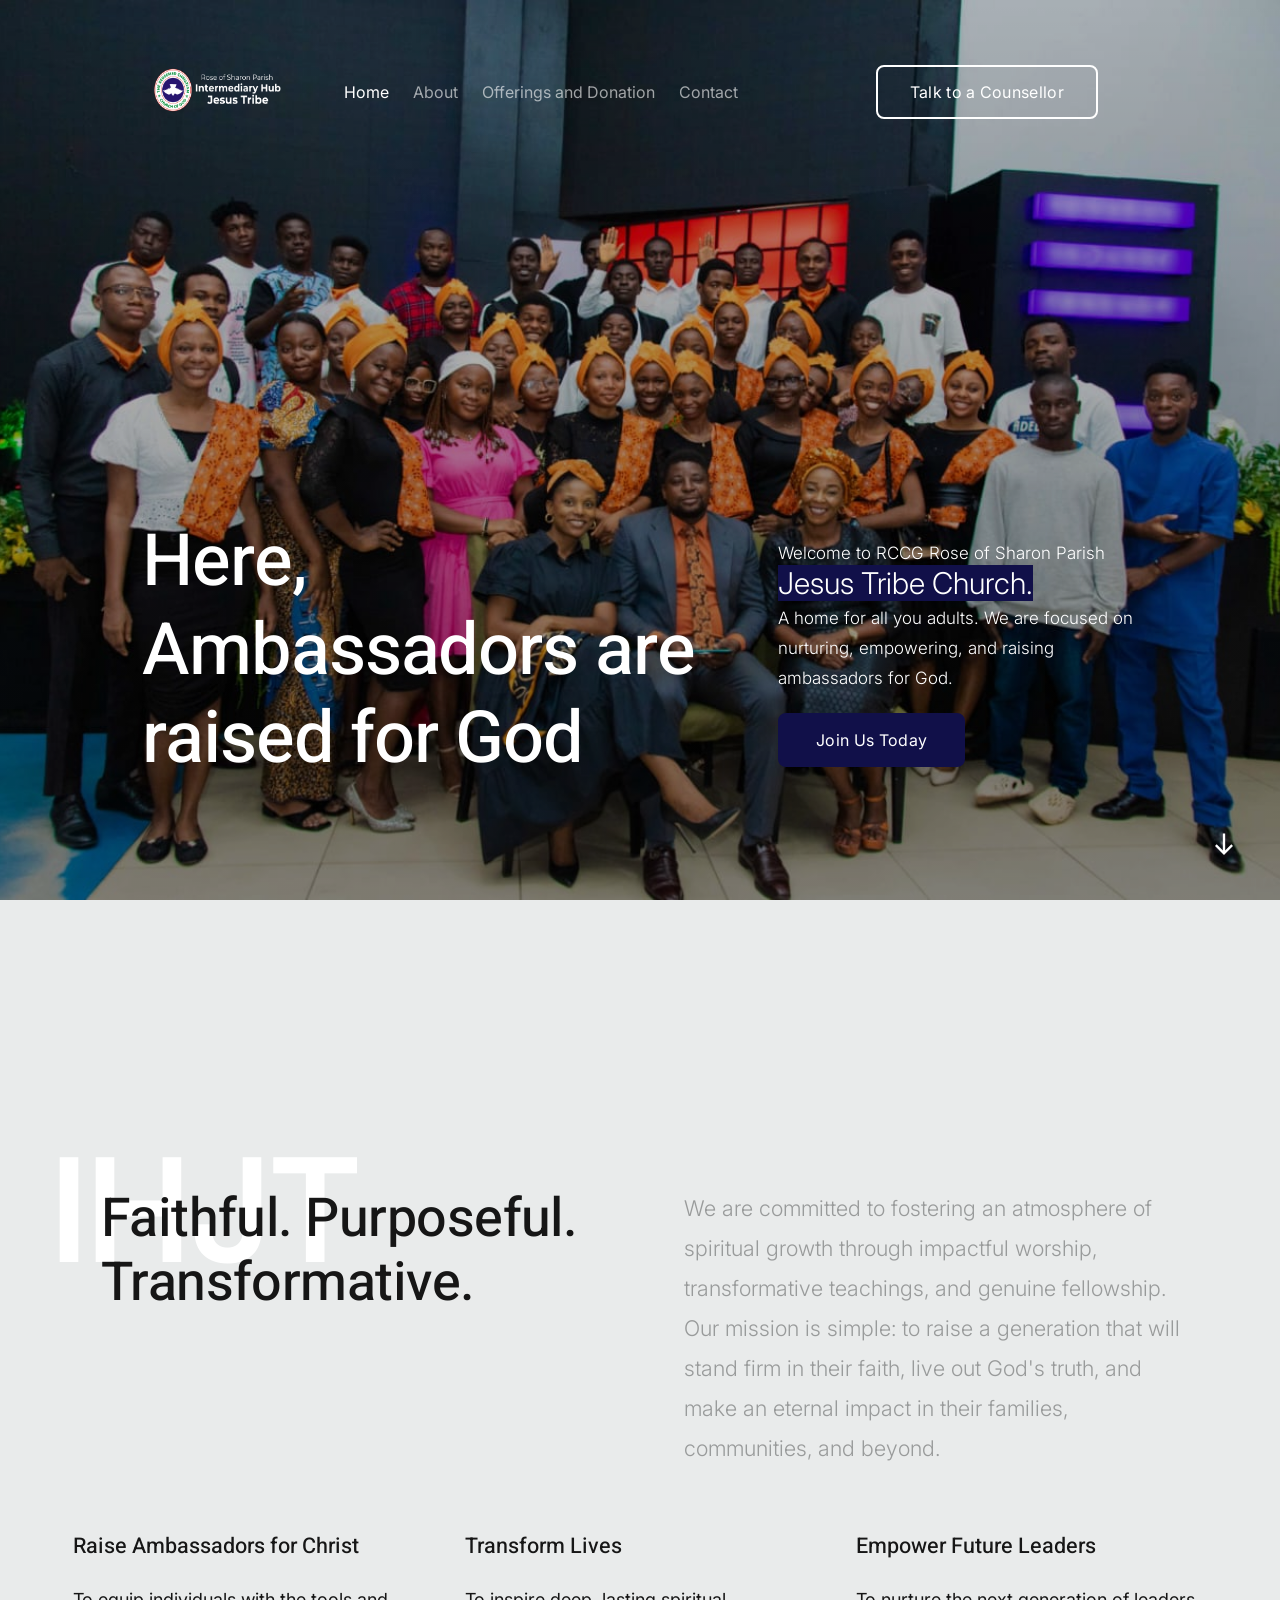
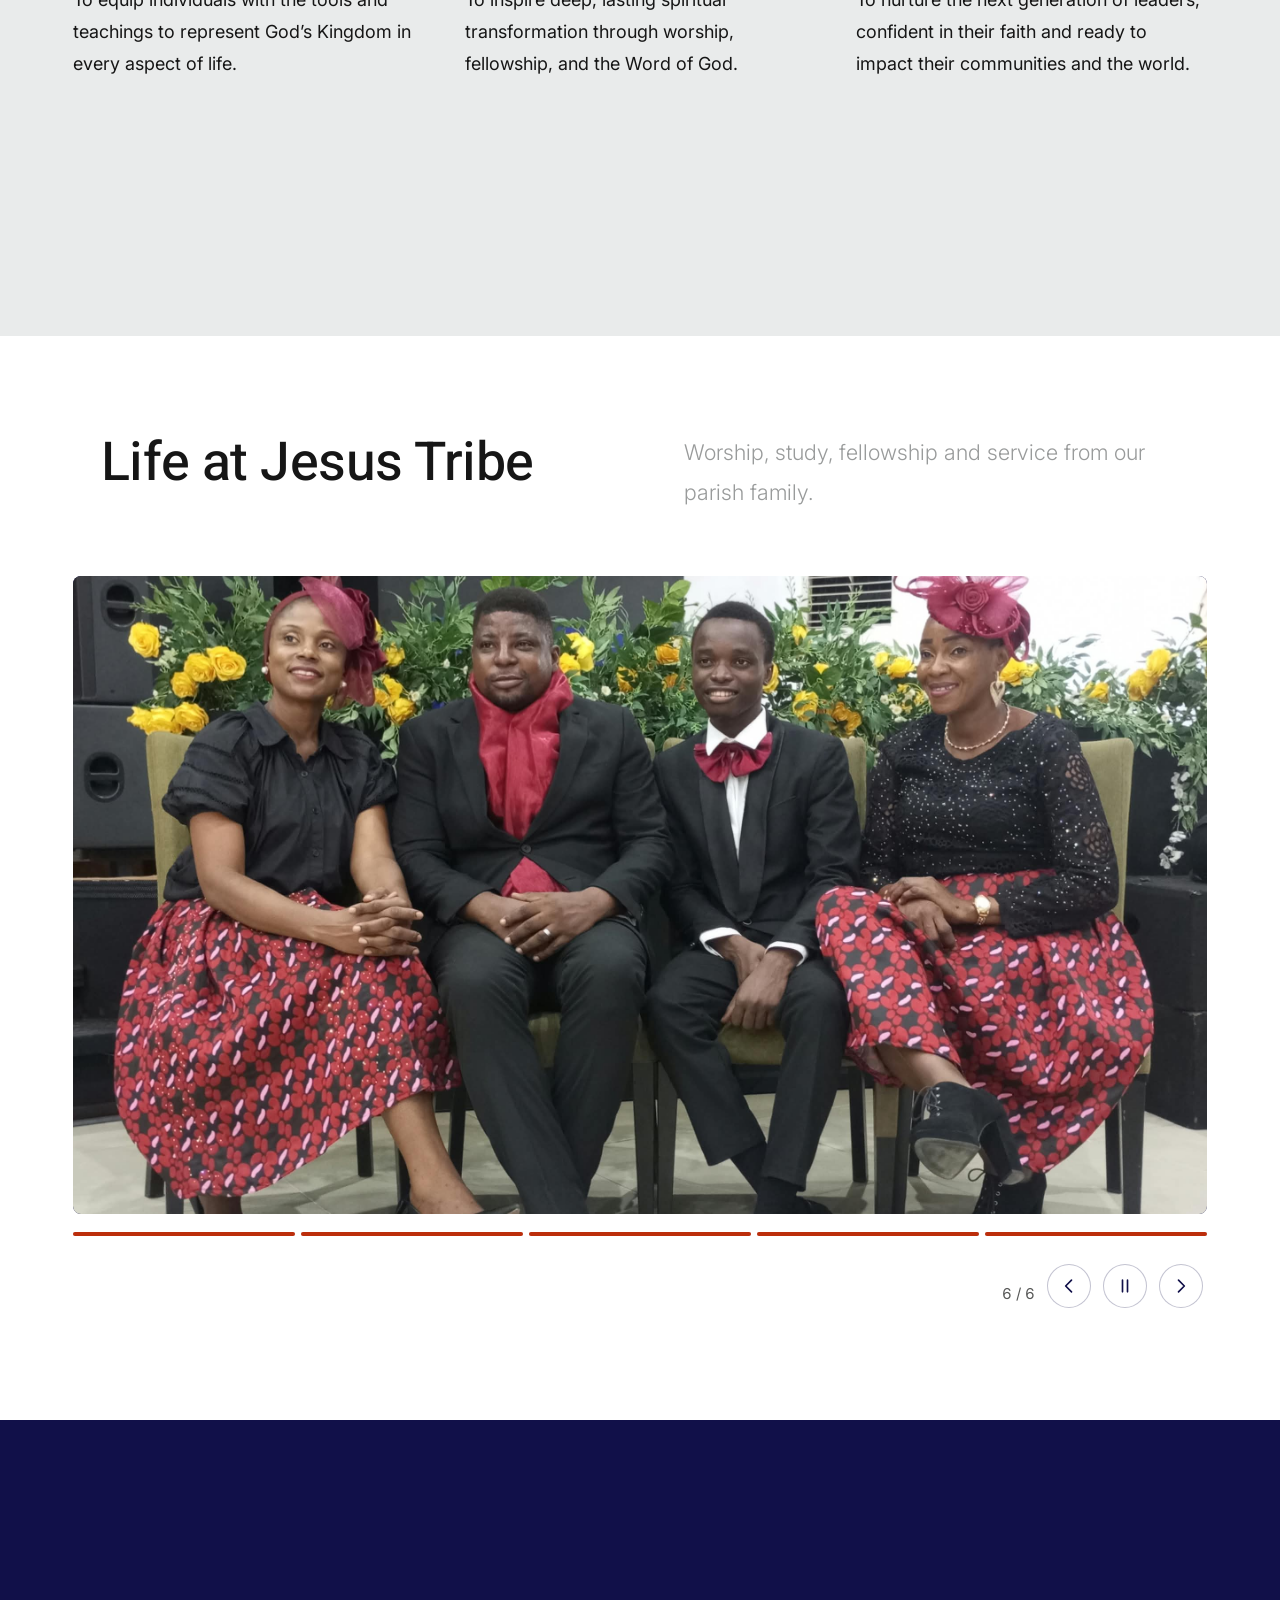
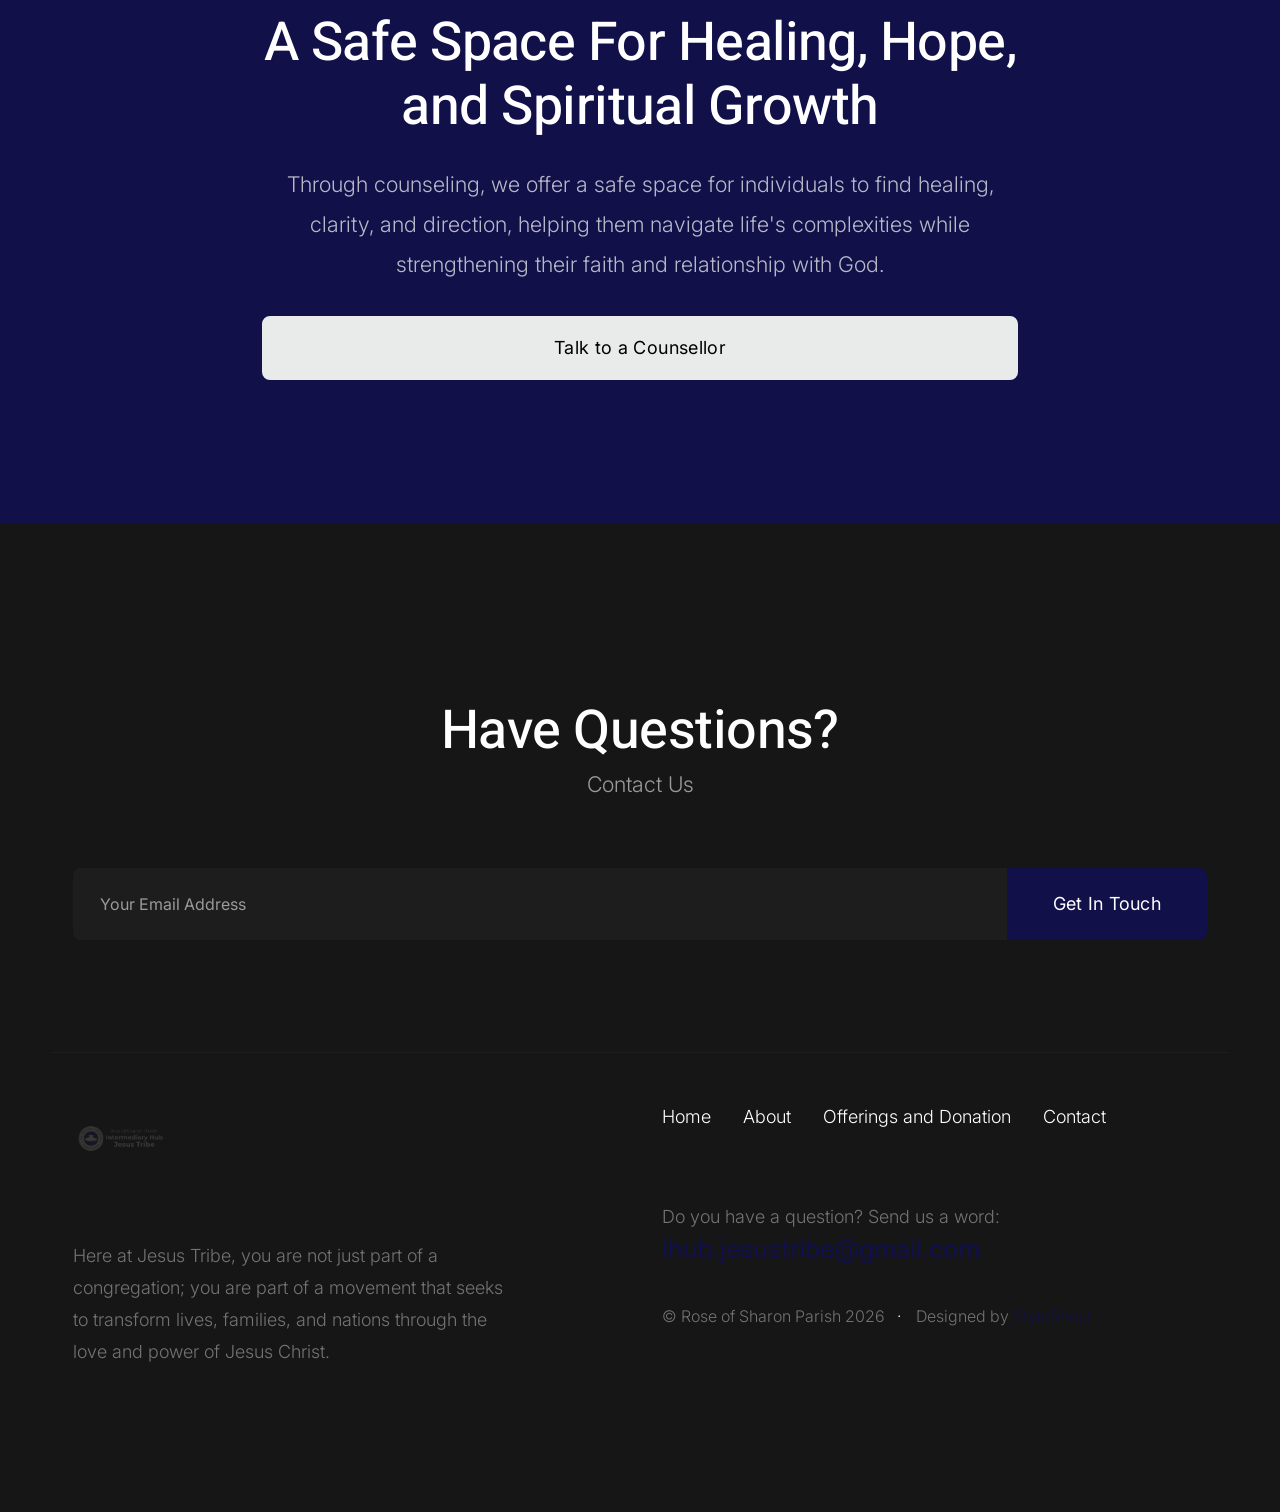
<file: index.html>
<!DOCTYPE html>
<html lang="en" class="no-js" >
<head>

    <!--- basic page needs
    ================================================== -->
    <meta charset="utf-8">
    <meta name="viewport" content="width=device-width, initial-scale=1">
    <title>Rose of Sharon Parish | Intermediary Hub: Jesus Tribe</title>

   

    <!-- CSS
    ================================================== -->
    <link rel="stylesheet" href="css/vendor.css">
    <link rel="stylesheet" href="css/styles.css">
    <style>
/* ===================================================================
 * # GALLERY SLIDESHOW
 * Uses the site's tokens from styles.css (--color-1, --color-2, --border-radius)
 * ------------------------------------------------------------------- */
.s-gallery {
    padding-top      : var(--vspace-3, 6rem);
    padding-bottom   : var(--vspace-3, 6rem);
    background-color : var(--color-white, #fff);
}

.s-gallery__stage {
    position      : relative;
    aspect-ratio  : 16 / 9;
    max-height    : 72vh;
    width         : 100%;
    overflow      : hidden;
    border-radius : var(--border-radius, 8px);
    background    : var(--color-1, #111049);
    touch-action  : pan-y;
}

.s-gallery__slide {
    position   : absolute;
    inset      : 0;
    margin     : 0;
    opacity    : 0;
    visibility : hidden;
    transition : opacity .7s ease, visibility 0s linear .7s;
    background :
        radial-gradient(120% 90% at 85% 10%, hsla(12, 89%, 39%, .55), transparent 60%),
        var(--color-1, #111049);
}

.s-gallery__slide.is-active {
    opacity    : 1;
    visibility : visible;
    transition : opacity .7s ease, visibility 0s;
}

.s-gallery__slide img {
    display    : block;
    width      : 100%;
    height     : 100%;
    margin     : 0;
    object-fit : cover;
}

/* when a photo file is missing, the navy panel + caption stays visible */
.s-gallery__slide.is-missing img { display: none; }

.s-gallery__slide.is-missing::after {
    content     : attr(data-title);
    position    : absolute;
    inset       : 0;
    display     : flex;
    align-items : center;
    justify-content: center;
    padding     : 2rem;
    color       : rgba(255, 255, 255, .9);
    font-family : var(--font-2, sans-serif);
    font-size   : clamp(2rem, 5vw, 4rem);
    font-weight : 600;
    text-align  : center;
}

/* progress segments: one per slide, the active one fills over the slide duration */
.s-gallery__progress {
    display : flex;
    gap     : .6rem;
    margin  : 1.2rem 0 0;
    padding : 0;
    list-style: none;
}

.s-gallery__progress li { flex: 1; margin: 0; padding: 0; }

.s-gallery__seg {
    position   : relative;
    display    : block;
    width      : 100%;
    height     : 1.6rem;           /* tall hit area, thin visible bar */
    padding    : 0;
    border     : 0;
    background : transparent;
    cursor     : pointer;
}

.s-gallery__seg::before,
.s-gallery__seg::after {
    content       : "";
    position      : absolute;
    left          : 0;
    right         : 0;
    top           : 50%;
    height        : 4px;
    margin-top    : -2px;
    border-radius : 2px;
}

.s-gallery__seg::before { background: rgba(17, 16, 73, .16); }

.s-gallery__seg::after {
    background       : var(--color-2, #ba2d0b);
    transform        : scaleX(0);
    transform-origin : left center;
}

.s-gallery__seg.is-done::after { transform: scaleX(1); }

.s-gallery__seg.is-active::after {
    animation : s-gallery-fill var(--gallery-duration, 5s) linear forwards;
}

.s-gallery.is-paused .s-gallery__seg.is-active::after { animation-play-state: paused; }

.s-gallery.is-static .s-gallery__seg.is-active::after { animation: none; transform: scaleX(1); }

@keyframes s-gallery-fill { to { transform: scaleX(1); } }

.s-gallery__bar {
    display         : flex;
    align-items     : center;
    justify-content : space-between;
    gap             : 2rem;
    margin-top      : .6rem;
}

.s-gallery__caption {
    margin      : 0;
    color       : var(--color-1, #111049);
    font-family : var(--font-2, sans-serif);
    font-size   : 2rem;
    font-weight : 500;
    line-height : 1.4;
}

.s-gallery__controls { display: flex; align-items: center; gap: .8rem; flex-shrink: 0; }

.s-gallery__count {
    min-width   : 5.2rem;
    margin-right: .4rem;
    color       : var(--color-gray-16, #585958);
    font-size   : 1.5rem;
    font-variant-numeric: tabular-nums;
    text-align  : right;
}

.s-gallery__btn {
    display        : inline-flex;
    align-items    : center;
    justify-content: center;
    width          : 4.4rem;
    height         : 4.4rem;
    padding        : 0;
    border         : 1px solid rgba(17, 16, 73, .25);
    border-radius  : 50%;
    background     : #fff;
    color          : var(--color-1, #111049);
    cursor         : pointer;
    transition     : background-color .2s, color .2s, border-color .2s;
}

.s-gallery__btn:hover { background: var(--color-1, #111049); border-color: var(--color-1, #111049); color: #fff; }

.s-gallery__btn svg { width: 2rem; height: 2rem; fill: none; stroke: currentColor; stroke-width: 2; stroke-linecap: round; stroke-linejoin: round; }

.s-gallery__toggle .icon-play { display: none; }
.s-gallery.is-stopped .s-gallery__toggle .icon-play  { display: block; }
.s-gallery.is-stopped .s-gallery__toggle .icon-pause { display: none; }

.s-gallery__seg:focus-visible,
.s-gallery__btn:focus-visible {
    outline        : 2px solid var(--color-2, #ba2d0b);
    outline-offset : 3px;
}

@media screen and (max-width: 600px) {
    .s-gallery__stage { aspect-ratio: 4 / 3; }
    .s-gallery__bar   { flex-direction: column; align-items: flex-start; gap: 1rem; }
    .s-gallery__caption { font-size: 1.8rem; }
    .s-gallery__controls { width: 100%; justify-content: space-between; }
    .s-gallery__count { margin-right: auto; text-align: left; }
}

@media (prefers-reduced-motion: reduce) {
    .s-gallery__slide, .s-gallery__slide.is-active { transition: none; }
}
    </style>

    <!-- favicons
    ================================================== -->
    <link rel="shortcut icon" type="image/x-icon" href="rccg-logo.png">

</head>


<body id="top">

    <!-- page wrap
    ================================================== -->
    <div id="page" class="s-pagewrap">


        <!-- # site header 
        ================================================== -->
        <header class="s-header">

            <div class="row s-header__inner">

                <div class="s-header__block">
                    <div class="s-header__logo">
                        <a class="logo" href="#">
                            <img src="images/rsp_logo.png" alt="Intermediary Hub">
                        </a>
                    </div>

                    <a class="s-header__menu-toggle" href="#0"><span>Menu</span></a>
                </div> <!-- end s-header__block -->

                <nav class="s-header__nav">
                    <ul>
                        <li class="current"><a href="#">Home</a></li>
                        <li><a href="about.html">About</a></li>
                        <li><a href="offerings.html">Offerings and Donation</a></li>
                        <li><a href="contact.html">Contact</a></li>
                    </ul>
                </nav>

                <div class="s-header__cta">
                    <a href="counsel_now.html" class="btn btn--stroke s-header__cta-btn">Talk to a Counsellor</a>
                </div>

            </div> <!-- end s-header__inner -->

        </header> <!-- end s-header -->


        <!-- # site-content
        ================================================== -->
        <section id="content" class="s-content">


            <!-- intro
            ----------------------------------------------- -->
            <section id="intro" class="s-intro target-section">

                <div class="s-intro__bg"></div>

                <div class="row s-intro__content">

                    <div class="column lg-12 s-intro__content-inner">
                        <div class="s-intro__content-left">
                            <h1 class="s-intro__content-title">
                                Here, Ambassadors are raised for God 
                            
                            </h1>
                        </div>
                        <div class="s-intro__content-right">
                            <p class="s-intro__content-desc body-text-2">
                                Welcome to RCCG Rose of Sharon Parish <t style="font-size: 30px; background-color: #111049;">Jesus Tribe Church.</t> <br>    
                              A home for all you adults. We are focused on nurturing, empowering, and raising ambassadors for God.                           
                            
                            </p> 

                            <div class="s-intro__content-buttons">
                                <a href="contact.html" class="btn btn--primary s-intro__content-btn">Join Us Today</a>
                                
                            </div>
                        </div>
                    </div> <!-- s-intro__content-inner -->

                </div> <!-- s-intro__content -->

                <!--

                <ul class="s-intro__social">
                    <li>
                        <a href="https://www.facebook.com/profile.php?id=61565623891113&mibextid=ZbWKwL">
                            <svg xmlns="http://www.w3.org/2000/svg" x="0px" y="0px" width="50" height="50" viewBox="0 0 50 50">
                                <path d="M 25 3 C 12.861562 3 3 12.861562 3 25 C 3 36.019135 11.127533 45.138355 21.712891 46.728516 L 22.861328 46.902344 L 22.861328 29.566406 L 17.664062 29.566406 L 17.664062 26.046875 L 22.861328 26.046875 L 22.861328 21.373047 C 22.861328 18.494965 23.551973 16.599417 24.695312 15.410156 C 25.838652 14.220896 27.528004 13.621094 29.878906 13.621094 C 31.758714 13.621094 32.490022 13.734993 33.185547 13.820312 L 33.185547 16.701172 L 30.738281 16.701172 C 29.349697 16.701172 28.210449 17.475903 27.619141 18.507812 C 27.027832 19.539724 26.84375 20.771816 26.84375 22.027344 L 26.84375 26.044922 L 32.966797 26.044922 L 32.421875 29.564453 L 26.84375 29.564453 L 26.84375 46.929688 L 27.978516 46.775391 C 38.71434 45.319366 47 36.126845 47 25 C 47 12.861562 37.138438 3 25 3 z M 25 5 C 36.057562 5 45 13.942438 45 25 C 45 34.729791 38.035799 42.731796 28.84375 44.533203 L 28.84375 31.564453 L 34.136719 31.564453 L 35.298828 24.044922 L 28.84375 24.044922 L 28.84375 22.027344 C 28.84375 20.989871 29.033574 20.060293 29.353516 19.501953 C 29.673457 18.943614 29.981865 18.701172 30.738281 18.701172 L 35.185547 18.701172 L 35.185547 12.009766 L 34.318359 11.892578 C 33.718567 11.811418 32.349197 11.621094 29.878906 11.621094 C 27.175808 11.621094 24.855567 12.357448 23.253906 14.023438 C 21.652246 15.689426 20.861328 18.170128 20.861328 21.373047 L 20.861328 24.046875 L 15.664062 24.046875 L 15.664062 31.566406 L 20.861328 31.566406 L 20.861328 44.470703 C 11.816995 42.554813 5 34.624447 5 25 C 5 13.942438 13.942438 5 25 5 z"></path>
                                </svg>
                            <span class="u-screen-reader-text">Facebook</span>
                        </a>
                    </li>

                    <li>
                        <a href="https://www.instagram.com/invites/contact/?igsh=ompoti9evod1&utm_content=vlzds4b">
                            <svg xmlns="http://www.w3.org/2000/svg" x="0px" y="0px" width="50" height="50" viewBox="0 0 50 50">
                                <path d="M 16 3 C 8.8324839 3 3 8.8324839 3 16 L 3 34 C 3 41.167516 8.8324839 47 16 47 L 34 47 C 41.167516 47 47 41.167516 47 34 L 47 16 C 47 8.8324839 41.167516 3 34 3 L 16 3 z M 16 5 L 34 5 C 40.086484 5 45 9.9135161 45 16 L 45 34 C 45 40.086484 40.086484 45 34 45 L 16 45 C 9.9135161 45 5 40.086484 5 34 L 5 16 C 5 9.9135161 9.9135161 5 16 5 z M 37 11 A 2 2 0 0 0 35 13 A 2 2 0 0 0 37 15 A 2 2 0 0 0 39 13 A 2 2 0 0 0 37 11 z M 25 14 C 18.936712 14 14 18.936712 14 25 C 14 31.063288 18.936712 36 25 36 C 31.063288 36 36 31.063288 36 25 C 36 18.936712 31.063288 14 25 14 z M 25 16 C 29.982407 16 34 20.017593 34 25 C 34 29.982407 29.982407 34 25 34 C 20.017593 34 16 29.982407 16 25 C 16 20.017593 20.017593 16 25 16 z"></path>
                                </svg>
                            <span class="u-screen-reader-text">Instagram</span>
                        </a>
                    </li>

                    <li>
                        <a href="tel:+2347080743587">
                            <svg xmlns="http://www.w3.org/2000/svg" x="0px" y="0px" width="50" height="50" viewBox="0 0 50 50">
                                <path d="M 14 3.9902344 C 8.4886661 3.9902344 4 8.4789008 4 13.990234 L 4 35.990234 C 4 41.501568 8.4886661 45.990234 14 45.990234 L 36 45.990234 C 41.511334 45.990234 46 41.501568 46 35.990234 L 46 13.990234 C 46 8.4789008 41.511334 3.9902344 36 3.9902344 L 14 3.9902344 z M 14 5.9902344 L 36 5.9902344 C 40.430666 5.9902344 44 9.5595687 44 13.990234 L 44 35.990234 C 44 40.4209 40.430666 43.990234 36 43.990234 L 14 43.990234 C 9.5693339 43.990234 6 40.4209 6 35.990234 L 6 13.990234 C 6 9.5595687 9.5693339 5.9902344 14 5.9902344 z M 18.048828 11.035156 C 16.003504 10.946776 14.45113 11.723922 13.474609 12.658203 C 12.986349 13.125343 12.633832 13.625179 12.392578 14.091797 C 12.151324 14.558415 11.998047 14.943108 11.998047 15.443359 C 11.998047 15.398799 11.987059 15.632684 11.980469 15.904297 C 11.973869 16.17591 11.97507 16.542045 12 16.984375 C 12.04996 17.869036 12.199897 19.065677 12.597656 20.484375 C 13.393174 23.321771 15.184446 27.043821 19.070312 30.929688 C 22.95618 34.815554 26.678014 36.606575 29.515625 37.402344 C 30.93443 37.800228 32.130881 37.949937 33.015625 38 C 33.457997 38.02503 33.822105 38.026091 34.09375 38.019531 C 34.365395 38.012931 34.601049 38.001953 34.556641 38.001953 C 35.056892 38.001953 35.441585 37.848676 35.908203 37.607422 C 36.374821 37.366168 36.874657 37.013651 37.341797 36.525391 C 38.276078 35.54887 39.053222 33.996496 38.964844 31.951172 C 38.922907 30.975693 38.381316 30.111858 37.582031 29.599609 C 36.96435 29.203814 36.005458 28.589415 34.753906 27.789062 C 33.301811 26.861299 31.44451 26.795029 29.929688 27.625 L 30.015625 27.582031 L 28.837891 28.087891 L 28.751953 28.148438 C 28.465693 28.349428 28.111154 28.386664 27.789062 28.251953 C 26.886813 27.874649 25.480985 27.133329 24.173828 25.826172 C 22.866671 24.519015 22.125351 23.113186 21.748047 22.210938 C 21.613336 21.888845 21.650568 21.534307 21.851562 21.248047 L 21.912109 21.162109 L 22.417969 19.984375 L 22.375 20.070312 C 23.204764 18.555868 23.140248 16.698619 22.210938 15.246094 C 21.410584 13.994542 20.796186 13.03565 20.400391 12.417969 C 19.888142 11.618684 19.02431 11.077096 18.048828 11.035156 z M 17.962891 13.033203 C 18.243409 13.045263 18.533045 13.209378 18.716797 13.496094 C 19.113001 14.114413 19.727696 15.07377 20.527344 16.324219 C 21.058033 17.153694 21.09533 18.243821 20.621094 19.109375 L 20.597656 19.152344 L 20.115234 20.279297 L 20.214844 20.097656 C 19.623835 20.939396 19.505055 22.032514 19.902344 22.982422 C 20.35304 24.060173 21.214923 25.695392 22.759766 27.240234 C 24.304608 28.785077 25.939827 29.64696 27.017578 30.097656 C 27.967486 30.494945 29.060604 30.376165 29.902344 29.785156 L 29.720703 29.884766 L 30.847656 29.402344 L 30.890625 29.378906 C 31.755801 28.904877 32.845877 28.944375 33.675781 29.474609 L 33.675781 29.472656 C 34.92623 30.272304 35.885587 30.886999 36.503906 31.283203 C 36.790622 31.466955 36.954736 31.756591 36.966797 32.037109 C 37.032417 33.555785 36.504954 34.506599 35.896484 35.142578 C 35.59225 35.460568 35.262335 35.691348 34.990234 35.832031 C 34.718133 35.972715 34.457889 36.001953 34.556641 36.001953 C 34.373232 36.001953 34.276633 36.013981 34.046875 36.019531 C 33.817117 36.025131 33.509144 36.025436 33.128906 36.003906 C 32.368431 35.960876 31.318757 35.831053 30.054688 35.476562 C 27.526547 34.767581 24.137509 33.168759 20.484375 29.515625 C 16.831241 25.862491 15.232169 22.473167 14.523438 19.945312 C 14.169071 18.681386 14.039037 17.631464 13.996094 16.871094 C 13.974624 16.490908 13.974899 16.18286 13.980469 15.953125 C 13.986069 15.72339 13.998047 15.626918 13.998047 15.443359 C 13.998047 15.542109 14.027287 15.281867 14.167969 15.009766 C 14.308652 14.737665 14.539432 14.40775 14.857422 14.103516 C 15.493401 13.495046 16.444215 12.967581 17.962891 13.033203 z"></path>
                                </svg>
                            <span class="u-screen-reader-text">Phone Number</span>
                        </a>
                    </li>
                    <li>
                        <a href="https://wa.link/qxghxz">
                            <svg xmlns="http://www.w3.org/2000/svg" x="0px" y="0px" width="50" height="50" viewBox="0 0 50 50">
                                <path d="M 25 2 C 12.309534 2 2 12.309534 2 25 C 2 29.079097 3.1186875 32.88588 4.984375 36.208984 L 2.0371094 46.730469 A 1.0001 1.0001 0 0 0 3.2402344 47.970703 L 14.210938 45.251953 C 17.434629 46.972929 21.092591 48 25 48 C 37.690466 48 48 37.690466 48 25 C 48 12.309534 37.690466 2 25 2 z M 25 4 C 36.609534 4 46 13.390466 46 25 C 46 36.609534 36.609534 46 25 46 C 21.278025 46 17.792121 45.029635 14.761719 43.333984 A 1.0001 1.0001 0 0 0 14.033203 43.236328 L 4.4257812 45.617188 L 7.0019531 36.425781 A 1.0001 1.0001 0 0 0 6.9023438 35.646484 C 5.0606869 32.523592 4 28.890107 4 25 C 4 13.390466 13.390466 4 25 4 z M 16.642578 13 C 16.001539 13 15.086045 13.23849 14.333984 14.048828 C 13.882268 14.535548 12 16.369511 12 19.59375 C 12 22.955271 14.331391 25.855848 14.613281 26.228516 L 14.615234 26.228516 L 14.615234 26.230469 C 14.588494 26.195329 14.973031 26.752191 15.486328 27.419922 C 15.999626 28.087653 16.717405 28.96464 17.619141 29.914062 C 19.422612 31.812909 21.958282 34.007419 25.105469 35.349609 C 26.554789 35.966779 27.698179 36.339417 28.564453 36.611328 C 30.169845 37.115426 31.632073 37.038799 32.730469 36.876953 C 33.55263 36.755876 34.456878 36.361114 35.351562 35.794922 C 36.246248 35.22873 37.12309 34.524722 37.509766 33.455078 C 37.786772 32.688244 37.927591 31.979598 37.978516 31.396484 C 38.003976 31.104927 38.007211 30.847602 37.988281 30.609375 C 37.969311 30.371148 37.989581 30.188664 37.767578 29.824219 C 37.302009 29.059804 36.774753 29.039853 36.224609 28.767578 C 35.918939 28.616297 35.048661 28.191329 34.175781 27.775391 C 33.303883 27.35992 32.54892 26.991953 32.083984 26.826172 C 31.790239 26.720488 31.431556 26.568352 30.914062 26.626953 C 30.396569 26.685553 29.88546 27.058933 29.587891 27.5 C 29.305837 27.918069 28.170387 29.258349 27.824219 29.652344 C 27.819619 29.649544 27.849659 29.663383 27.712891 29.595703 C 27.284761 29.383815 26.761157 29.203652 25.986328 28.794922 C 25.2115 28.386192 24.242255 27.782635 23.181641 26.847656 L 23.181641 26.845703 C 21.603029 25.455949 20.497272 23.711106 20.148438 23.125 C 20.171937 23.09704 20.145643 23.130901 20.195312 23.082031 L 20.197266 23.080078 C 20.553781 22.728924 20.869739 22.309521 21.136719 22.001953 C 21.515257 21.565866 21.68231 21.181437 21.863281 20.822266 C 22.223954 20.10644 22.02313 19.318742 21.814453 18.904297 L 21.814453 18.902344 C 21.828863 18.931014 21.701572 18.650157 21.564453 18.326172 C 21.426943 18.001263 21.251663 17.580039 21.064453 17.130859 C 20.690033 16.232501 20.272027 15.224912 20.023438 14.634766 L 20.023438 14.632812 C 19.730591 13.937684 19.334395 13.436908 18.816406 13.195312 C 18.298417 12.953717 17.840778 13.022402 17.822266 13.021484 L 17.820312 13.021484 C 17.450668 13.004432 17.045038 13 16.642578 13 z M 16.642578 15 C 17.028118 15 17.408214 15.004701 17.726562 15.019531 C 18.054056 15.035851 18.033687 15.037192 17.970703 15.007812 C 17.906713 14.977972 17.993533 14.968282 18.179688 15.410156 C 18.423098 15.98801 18.84317 16.999249 19.21875 17.900391 C 19.40654 18.350961 19.582292 18.773816 19.722656 19.105469 C 19.863021 19.437122 19.939077 19.622295 20.027344 19.798828 L 20.027344 19.800781 L 20.029297 19.802734 C 20.115837 19.973483 20.108185 19.864164 20.078125 19.923828 C 19.867096 20.342656 19.838461 20.445493 19.625 20.691406 C 19.29998 21.065838 18.968453 21.483404 18.792969 21.65625 C 18.639439 21.80707 18.36242 22.042032 18.189453 22.501953 C 18.016221 22.962578 18.097073 23.59457 18.375 24.066406 C 18.745032 24.6946 19.964406 26.679307 21.859375 28.347656 C 23.05276 29.399678 24.164563 30.095933 25.052734 30.564453 C 25.940906 31.032973 26.664301 31.306607 26.826172 31.386719 C 27.210549 31.576953 27.630655 31.72467 28.119141 31.666016 C 28.607627 31.607366 29.02878 31.310979 29.296875 31.007812 L 29.298828 31.005859 C 29.655629 30.601347 30.715848 29.390728 31.224609 28.644531 C 31.246169 28.652131 31.239109 28.646231 31.408203 28.707031 L 31.408203 28.708984 L 31.410156 28.708984 C 31.487356 28.736474 32.454286 29.169267 33.316406 29.580078 C 34.178526 29.990889 35.053561 30.417875 35.337891 30.558594 C 35.748225 30.761674 35.942113 30.893881 35.992188 30.894531 C 35.995572 30.982516 35.998992 31.07786 35.986328 31.222656 C 35.951258 31.624292 35.8439 32.180225 35.628906 32.775391 C 35.523582 33.066746 34.975018 33.667661 34.283203 34.105469 C 33.591388 34.543277 32.749338 34.852514 32.4375 34.898438 C 31.499896 35.036591 30.386672 35.087027 29.164062 34.703125 C 28.316336 34.437036 27.259305 34.092596 25.890625 33.509766 C 23.114812 32.325956 20.755591 30.311513 19.070312 28.537109 C 18.227674 27.649908 17.552562 26.824019 17.072266 26.199219 C 16.592866 25.575584 16.383528 25.251054 16.208984 25.021484 L 16.207031 25.019531 C 15.897202 24.609805 14 21.970851 14 19.59375 C 14 17.077989 15.168497 16.091436 15.800781 15.410156 C 16.132721 15.052495 16.495617 15 16.642578 15 z"></path>
                            </svg>
                            <span class="u-screen-reader-text">WhatsApp</span>
                        </a>
                    </li>
                    <li>
                        <a href="mailto:info@strideenterprise.com">
                            <svg xmlns="http://www.w3.org/2000/svg" x="0px" y="0px" width="80" height="80" viewBox="0 0 80 80">
                                <path d="M 11.5 14 C 7.925781 14 5.007813 16.914063 5 20.484375 C 5 20.488281 5 20.488281 5 20.492188 C 5 20.496094 5 20.496094 5 20.5 L 5 61.5 C 5 65.078125 7.921875 68 11.5 68 L 68.5 68 C 72.078125 68 75 65.078125 75 61.5 L 75 20.5 C 75 20.496094 75 20.496094 75 20.492188 C 75 20.488281 75 20.488281 75 20.484375 C 74.992188 16.914063 72.074219 14 68.5 14 Z M 11.5 16 L 68.5 16 C 69.445313 16 70.320313 16.289063 71.042969 16.78125 L 70.894531 17.050781 L 71.269531 17.863281 L 72.144531 18.050781 L 72.25 18.003906 C 72.722656 18.71875 73 19.570313 73 20.496094 C 73 20.496094 73 20.496094 73 20.5 C 72.996094 22.132813 72.199219 23.65625 70.859375 24.589844 L 40 46.09375 L 9.140625 24.589844 C 7.800781 23.65625 7.003906 22.132813 7 20.5 C 7 20.496094 7 20.496094 7 20.496094 C 7 19.535156 7.304688 18.652344 7.8125 17.921875 L 8.382813 18.003906 L 9.015625 17.375 L 8.933594 16.800781 C 9.660156 16.300781 10.542969 16 11.5 16 Z M 11.03125 18.394531 L 10.398438 19.03125 L 10.527344 19.917969 L 10.777344 20.164063 L 10.859375 20.222656 L 11.746094 20.347656 L 12.378906 19.71875 L 12.25 18.828125 L 12 18.578125 L 11.921875 18.523438 Z M 68.359375 18.40625 L 68.042969 18.550781 L 67.957031 18.609375 L 67.53125 19.394531 L 67.90625 20.210938 L 68.78125 20.394531 L 69.101563 20.25 L 69.183594 20.191406 L 69.609375 19.40625 L 69.234375 18.59375 Z M 14.394531 20.738281 L 13.761719 21.375 L 13.890625 22.261719 L 14.140625 22.511719 L 14.21875 22.566406 L 15.109375 22.695313 L 15.742188 22.0625 L 15.613281 21.171875 L 15.363281 20.925781 L 15.28125 20.867188 Z M 65 20.75 L 64.675781 20.894531 L 64.59375 20.953125 L 64.167969 21.738281 L 64.542969 22.554688 L 65.417969 22.742188 L 65.738281 22.59375 L 65.820313 22.535156 L 66.25 21.75 L 65.875 20.9375 Z M 17.761719 23.082031 L 17.125 23.71875 L 17.253906 24.605469 L 17.503906 24.855469 L 17.585938 24.910156 L 18.472656 25.039063 L 19.105469 24.40625 L 18.980469 23.519531 L 18.730469 23.269531 L 18.644531 23.214844 Z M 61.632813 23.09375 L 61.3125 23.238281 L 61.230469 23.296875 L 60.800781 24.082031 L 61.175781 24.898438 L 62.054688 25.085938 L 62.375 24.9375 L 62.457031 24.878906 L 62.886719 24.09375 L 62.511719 23.28125 Z M 7 25.363281 C 7.304688 25.679688 7.632813 25.972656 8 26.230469 L 11.976563 29 C 11.433594 29.015625 11 29.457031 11 30 C 11 30.550781 11.449219 31 12 31 C 12.550781 31 13 30.550781 13 30 C 13 29.890625 12.980469 29.78125 12.945313 29.675781 L 40 48.53125 L 67.054688 29.675781 C 67.019531 29.78125 67 29.890625 67 30 C 67 30.550781 67.449219 31 68 31 C 68.550781 31 69 30.550781 69 30 C 69 29.457031 68.566406 29.011719 68.023438 29 L 72 26.230469 C 72.367188 25.972656 72.695313 25.679688 73 25.363281 L 73 61.5 C 73 63.828125 71.253906 65.699219 69 65.949219 C 68.972656 65.417969 68.53125 65 68 65 C 67.449219 65 67 65.449219 67 66 L 13 66 C 13 65.449219 12.550781 65 12 65 C 11.46875 65 11.027344 65.417969 11 65.949219 C 8.746094 65.699219 7 63.828125 7 61.5 Z M 21.125 25.425781 L 20.488281 26.0625 L 20.617188 26.949219 L 20.867188 27.199219 L 20.949219 27.253906 L 21.835938 27.382813 L 22.46875 26.75 L 22.34375 25.863281 L 22.09375 25.613281 L 22.011719 25.558594 Z M 58.269531 25.4375 L 57.949219 25.582031 L 57.867188 25.640625 L 57.4375 26.429688 L 57.8125 27.242188 L 58.691406 27.429688 L 59.011719 27.28125 L 59.09375 27.222656 L 59.519531 26.4375 L 59.144531 25.625 Z M 24.488281 27.769531 L 23.855469 28.40625 L 23.984375 29.292969 L 24.230469 29.542969 L 24.3125 29.597656 L 25.199219 29.730469 L 25.832031 29.09375 L 25.703125 28.207031 L 25.457031 27.957031 L 25.375 27.902344 Z M 54.90625 27.78125 L 54.585938 27.925781 L 54.503906 27.984375 L 54.078125 28.773438 L 54.453125 29.589844 L 55.328125 29.773438 L 55.644531 29.625 L 55.730469 29.570313 L 56.15625 28.78125 L 55.78125 27.96875 Z M 27.851563 30.117188 L 27.21875 30.75 L 27.34375 31.636719 L 27.59375 31.886719 L 27.675781 31.941406 L 28.5625 32.074219 L 29.199219 31.4375 L 29.066406 30.550781 L 28.820313 30.300781 L 28.738281 30.246094 Z M 51.542969 30.125 L 51.222656 30.273438 L 51.140625 30.328125 L 50.714844 31.117188 L 51.089844 31.933594 L 51.964844 32.121094 L 52.28125 31.96875 L 52.363281 31.914063 L 52.792969 31.125 L 52.417969 30.3125 Z M 31.214844 32.460938 L 30.578125 33.09375 L 30.707031 33.980469 L 30.957031 34.230469 L 31.042969 34.285156 L 31.925781 34.417969 L 32.5625 33.78125 L 32.433594 32.894531 L 32.183594 32.644531 L 32.101563 32.589844 Z M 48.179688 32.46875 L 47.859375 32.617188 L 47.777344 32.671875 L 47.347656 33.460938 L 47.722656 34.277344 L 48.597656 34.464844 L 48.921875 34.3125 L 49 34.257813 L 49.429688 33.46875 L 49.054688 32.65625 Z M 12 33 C 11.449219 33 11 33.449219 11 34 C 11 34.550781 11.449219 35 12 35 C 12.550781 35 13 34.550781 13 34 C 13 33.449219 12.550781 33 12 33 Z M 68 33 C 67.449219 33 67 33.449219 67 34 C 67 34.550781 67.449219 35 68 35 C 68.550781 35 69 34.550781 69 34 C 69 33.449219 68.550781 33 68 33 Z M 34.578125 34.804688 L 33.945313 35.4375 L 34.074219 36.328125 L 34.324219 36.574219 L 34.40625 36.628906 L 35.292969 36.761719 L 35.921875 36.125 L 35.796875 35.238281 L 35.546875 34.988281 L 35.464844 34.933594 Z M 44.8125 34.8125 L 44.496094 34.960938 L 44.410156 35.019531 L 43.984375 35.808594 L 44.359375 36.621094 L 45.234375 36.808594 L 45.558594 36.660156 L 45.640625 36.601563 L 46.066406 35.8125 L 45.691406 35 Z M 12 37 C 11.449219 37 11 37.449219 11 38 C 11 38.550781 11.449219 39 12 39 C 12.550781 39 13 38.550781 13 38 C 13 37.449219 12.550781 37 12 37 Z M 68 37 C 67.449219 37 67 37.449219 67 38 C 67 38.550781 67.449219 39 68 39 C 68.550781 39 69 38.550781 69 38 C 69 37.449219 68.550781 37 68 37 Z M 37.941406 37.148438 L 37.308594 37.78125 L 37.4375 38.671875 L 37.6875 38.917969 L 37.765625 38.976563 L 38.65625 39.105469 L 39.289063 38.46875 L 39.160156 37.582031 L 38.910156 37.335938 L 38.828125 37.277344 Z M 41.453125 37.15625 L 41.128906 37.308594 L 41.046875 37.363281 L 40.621094 38.152344 L 40.996094 38.964844 L 41.875 39.152344 L 42.191406 39.003906 L 42.277344 38.949219 L 42.703125 38.160156 L 42.328125 37.34375 Z M 12 41 C 11.449219 41 11 41.449219 11 42 C 11 42.550781 11.449219 43 12 43 C 12.550781 43 13 42.550781 13 42 C 13 41.449219 12.550781 41 12 41 Z M 68 41 C 67.449219 41 67 41.449219 67 42 C 67 42.550781 67.449219 43 68 43 C 68.550781 43 69 42.550781 69 42 C 69 41.449219 68.550781 41 68 41 Z M 12 45 C 11.449219 45 11 45.449219 11 46 C 11 46.550781 11.449219 47 12 47 C 12.550781 47 13 46.550781 13 46 C 13 45.449219 12.550781 45 12 45 Z M 68 45 C 67.449219 45 67 45.449219 67 46 C 67 46.550781 67.449219 47 68 47 C 68.550781 47 69 46.550781 69 46 C 69 45.449219 68.550781 45 68 45 Z M 12 49 C 11.449219 49 11 49.449219 11 50 C 11 50.550781 11.449219 51 12 51 C 12.550781 51 13 50.550781 13 50 C 13 49.449219 12.550781 49 12 49 Z M 68 49 C 67.449219 49 67 49.449219 67 50 C 67 50.550781 67.449219 51 68 51 C 68.550781 51 69 50.550781 69 50 C 69 49.449219 68.550781 49 68 49 Z M 12 53 C 11.449219 53 11 53.449219 11 54 C 11 54.550781 11.449219 55 12 55 C 12.550781 55 13 54.550781 13 54 C 13 53.449219 12.550781 53 12 53 Z M 68 53 C 67.449219 53 67 53.449219 67 54 C 67 54.550781 67.449219 55 68 55 C 68.550781 55 69 54.550781 69 54 C 69 53.449219 68.550781 53 68 53 Z M 12 57 C 11.449219 57 11 57.449219 11 58 C 11 58.550781 11.449219 59 12 59 C 12.550781 59 13 58.550781 13 58 C 13 57.449219 12.550781 57 12 57 Z M 68 57 C 67.449219 57 67 57.449219 67 58 C 67 58.550781 67.449219 59 68 59 C 68.550781 59 69 58.550781 69 58 C 69 57.449219 68.550781 57 68 57 Z M 12 61 C 11.449219 61 11 61.449219 11 62 C 11 62.550781 11.449219 63 12 63 C 12.550781 63 13 62.550781 13 62 C 13 61.449219 12.550781 61 12 61 Z M 68 61 C 67.449219 61 67 61.449219 67 62 C 67 62.550781 67.449219 63 68 63 C 68.550781 63 69 62.550781 69 62 C 69 61.449219 68.550781 61 68 61 Z"></path>
                            </svg>
                            <span class="u-screen-reader-text">Instagram</span>
                        </a>
                    </li>
                </ul>
            
                -->  
                <!-- s-intro__social -->

                <div class="s-intro__scroll">
                    <a href="#about" class="smoothscroll">
                        <svg xmlns="http://www.w3.org/2000/svg" width="24" height="24" viewBox="0 0 24 24" style="fill: rgba(0, 0, 0, 1);transform: rotate(270deg);msFilter:progid:DXImageTransform.Microsoft.BasicImage(rotation=3);"><path d="M21 11H6.414l5.293-5.293-1.414-1.414L2.586 12l7.707 7.707 1.414-1.414L6.414 13H21z"></path></svg>
                        <span class="u-screen-reader-text">Scroll</span>
                    </a>
                </div> <!-- s-intro__scroll -->

            </section> <!-- end s-intro -->


            <!-- about
            ----------------------------------------------- -->
            <section id="about" class="s-about target-section">


                <!-- intro info -->
                <div class="s-about__info">

                    <div class="row section-header" data-num="IHJT">
                        <div class="column lg-6 stack-on-1000 title-block">
                            <h2 class="title text-display-1">Faithful.
                                Purposeful.
                                Transformative.</h2>
                        </div>
                        <div class="column lg-6 stack-on-1000 desc-block">
                            <p class="desc lead">
                                We are committed to fostering an atmosphere of spiritual growth through impactful worship, transformative teachings, and genuine fellowship. Our mission is simple: to raise a generation that will stand firm in their faith, live out God's truth, and make an eternal impact in their families, communities, and beyond.
                            </p>
                        </div>
                    </div>

                    <div class="row s-about__info-slider-block">
                        <div class="column lg-12">

                            <div class="swiper-container s-about__info-slider">
                                <div class="swiper-wrapper">

                                    <div class="s-about__info-slide swiper-slide">
                                        <h4 class="h5">Raise Ambassadors for Christ</h4>
                    
                                        <p>
                                            To equip individuals with the tools and teachings to represent God’s Kingdom in every aspect of life.
                                        </p>
                                    </div>  <!-- end s-about__info-slide  -->
                    
                                    <div class="s-about__info-slide swiper-slide">
                                        <h4 class="h5">Transform Lives</h4>
                    
                                        <p>
                                            To inspire deep, lasting spiritual transformation through worship, fellowship, and the Word of God.
                                        </p>
                                    </div>  <!-- end s-about__info-slide  -->
                    
                                    <div class="s-about__info-slide swiper-slide">
                                        <h4 class="h5">Empower Future Leaders</h4>
                    
                                        <p>
                                            To nurture the next generation of leaders, confident in their faith and ready to impact their communities and the world.
                                        </p>
                                    </div>  <!-- end s-about__info-slide  -->
                

                                </div> <!-- swiper-wrapper -->

                            </div> <!-- end swiper-container -->

                        </div>
                    </div> <!-- end s-about__info-slider-block -->

                </div> <!-- end s-about__info -->

                
                <!-- features -->
                 <!--
                <div class="s-about__features">

                    <div class="row section-header" data-num="Plans">
                        <div class="column lg-6 stack-on-1000 title-block">
                            <h2 class="title text-display-1">Structured Savings Plans, Investment and Wealth Management</h2>
                        </div>
                        <div class="column lg-6 stack-on-1000 desc-block">
                            <p class="desc lead">
                                Choose from our structured savings plans and wealth management services, designed to help you reach your financial goals with ease.
                            </p>
                        </div>
                    </div>

                    <div class="row s-about__feature-list block-lg-one-third">
    
                        <div class="column s-about__feature-item">
                            <div class="s-about__feature-icon-block">
                                <svg xmlns="http://www.w3.org/2000/svg" x="0px" y="0px" width="50" height="50" viewBox="0 0 48 48">
                                    <path d="M 23.976562 1.9785156 A 1.50015 1.50015 0 0 0 22.5 3.5 L 22.5 7.5 A 1.50015 1.50015 0 1 0 25.5 7.5 L 25.5 3.5 A 1.50015 1.50015 0 0 0 23.976562 1.9785156 z M 9.484375 7.984375 A 1.50015 1.50015 0 0 0 8.4394531 10.560547 L 10.439453 12.560547 A 1.50015 1.50015 0 1 0 12.560547 10.439453 L 10.560547 8.4394531 A 1.50015 1.50015 0 0 0 9.484375 7.984375 z M 39.470703 7.9863281 A 1.50015 1.50015 0 0 0 38.439453 8.4394531 L 36.439453 10.439453 A 1.50015 1.50015 0 1 0 38.560547 12.560547 L 40.560547 10.560547 A 1.50015 1.50015 0 0 0 39.470703 7.9863281 z M 21.78125 11 C 16.36425 11 11.767359 15.229906 11.318359 20.628906 L 10.121094 35 L 9.5 35 C 8.122 35 7 36.122 7 37.5 L 7 40.5 C 7 41.878 8.122 43 9.5 43 L 38.5 43 C 39.878 43 41 41.878 41 40.5 L 41 37.5 C 41 36.122 39.878 35 38.5 35 L 37.878906 35 L 36.681641 20.628906 C 36.231641 15.229906 31.63575 11 26.21875 11 L 21.78125 11 z M 21.425781 14.509766 C 22.217781 14.457766 22.957 15.101688 23 15.929688 C 23.041 16.756688 22.405125 17.462859 21.578125 17.505859 C 19.587125 17.608859 17.961875 19.181969 17.796875 21.167969 L 16.800781 33.603516 C 16.737781 34.388516 16.081641 34.982422 15.306641 34.982422 C 15.266641 34.982422 15.225547 34.982516 15.185547 34.978516 C 14.359547 34.912516 13.743547 34.189281 13.810547 33.363281 L 14.806641 20.923828 C 15.096641 17.444828 17.941781 14.689766 21.425781 14.509766 z M 4.5 22 A 1.50015 1.50015 0 1 0 4.5 25 L 7.5 25 A 1.50015 1.50015 0 1 0 7.5 22 L 4.5 22 z M 40.5 22 A 1.50015 1.50015 0 1 0 40.5 25 L 43.5 25 A 1.50015 1.50015 0 1 0 43.5 22 L 40.5 22 z"></path>
                                    </svg>
                            </div>
                            <div class="s-about__feature-text">
                                <h3 class="h5">Emergency Savings</h3>
                                <p>We help you set aside funds equivalent to two months of your regular expenses, ensuring you're prepared for life's surprises.
                                </p>
                            </div>
                        </div>
            
                        <div class="column s-about__feature-item">
                            <div class="s-about__feature-icon-block">
                                <svg xmlns="http://www.w3.org/2000/svg" viewBox="0 0 48 48">
                                    <path d="M24 4C12.954 4 4 12.954 4 24s8.954 20 20 20 20-8.954 20-20S35.046 4 24 4zm0 3c9.389 0 17 7.611 17 17s-7.611 17-17 17S7 33.389 7 24 14.611 7 24 7z"/>
                                    <path d="M24 10c-7.732 0-14 6.268-14 14s6.268 14 14 14 14-6.268 14-14-6.268-14-14-14zm0 3c6.065 0 11 4.935 11 11s-4.935 11-11 11-11-4.935-11-11 4.935-11 11-11z"/>
                                    <path d="M24 16c-4.411 0-8 3.589-8 8s3.589 8 8 8 8-3.589 8-8-3.589-8-8-8zm0 3c2.757 0 5 2.243 5 5s-2.243 5-5 5-5-2.243-5-5 2.243-5 5-5z"/>
                                    <circle cx="24" cy="24" r="2"/>
                                </svg>
                            </div>
                            <div class="s-about__feature-text">
                                <h3 class="h5">Target Savings</h3>
                                <p>Whether you're saving for a vacation, a new car, or any other goal, we help you create a structured savings plan to reach your target within your desired timeframe.
                                </p>
                            </div>
                        </div>
            
                        <div class="column s-about__feature-item">
                            <div class="s-about__feature-icon-block">
                                <svg xmlns="http://www.w3.org/2000/svg" viewBox="0 0 48 48">
                                    <path d="M24 4L6 12v24l18 8 18-8V12L24 4zm0 3.46L38 14v20L24 40.54 10 34V14L24 7.46z"/>
                                    <path d="M24 14c-5.52 0-10 4.48-10 10s4.48 10 10 10 10-4.48 10-10-4.48-10-10-10zm0 3c3.86 0 7 3.14 7 7s-3.14 7-7 7-7-3.14-7-7 3.14-7 7-7z"/>
                                    <path d="M24 20v8h6v-3h-3v-5z"/>
                                  </svg>
                            </div>
                            <div class="s-about__feature-text">
                                <h3 class="h5">Asset Savings</h3>
                                <p>You specify the asset you want to acquire (e.g., electronics, machinery, vehicles), and we create a tailored savings plan to help you reach your goal.
                                </p>
                            </div>
                        </div>
            
                        <div class="column s-about__feature-item">
                            <div class="s-about__feature-icon-block">
                                <svg xmlns="http://www.w3.org/2000/svg" viewBox="0 0 48 48">
                                    <path d="M24 4L6 16v28h36V16L24 4zm0 3.46L38 16v25H10V16L24 7.46z"/>
                                    <path d="M18 22v18h12V22H18zm3 3h6v12h-6V25z"/>
                                    <rect x="21" y="31" width="6" height="6"/>
                                    <path d="M14 34v6h6v-6h-6zm14 0v6h6v-6h-6z"/>
                                </svg>
                            </div>
                            <div class="s-about__feature-text">
                                <h3 class="h5">Property Savings</h3>
                                <p>Whether you're saving for a down payment or the full cost of a property, we help you create a structured savings plan. You specify the property, and we design a strategy to turn your real estate dreams into reality.
                                </p>
                            </div>
                        </div>
            
                        <div class="column s-about__feature-item">
                            <div class="s-about__feature-icon-block">
                                <svg xmlns="http://www.w3.org/2000/svg" viewBox="0 0 48 48">
                                    <path d="M6 6v36h36V6H6zm3 3h30v30H9V9z"/>
                                    <path d="M12 33l7-7 6 6 10-10v11h3V18H23v3h11l-8 8-6-6-8 8v2z"/>
                                    <circle cx="16" cy="16" r="3"/>
                                  </svg>
                            </div>
                            <div class="s-about__feature-text">
                                <h3 class="h5"> Investment</h3>
                                <p>Invest a minimum of 100,000 and earn 10% of your invested amount every month for a full year. This high-yield investment opportunity allows you to grow your wealth significantly over a relatively short period.
                                </p>
                            </div>
                        </div>
            
            
                    </div>
                
                    -->
                     <!-- end features-list -->

                </div> <!-- end features -->

            </section> <!-- end s-about -->


            <!-- gallery slideshow
            ----------------------------------------------- -->
            <!-- To use your own photos, save them as images/gallery/slide-1.jpg ... slide-5.jpg (16:9, about 1600x900),
                 or edit the src, alt and data-title of each <figure>. Add or remove a <figure> and its matching <li> button together. -->
            <section id="gallery" class="s-gallery target-section" data-gallery aria-roledescription="carousel" aria-label="Life at Jesus Tribe photos">

                <div class="row section-header">
                    <div class="column lg-6 stack-on-1000 title-block">
                        <h2 class="title text-display-1">Life at Jesus Tribe</h2>
                    </div>
                    <div class="column lg-6 stack-on-1000 desc-block">
                        <p class="desc lead">
                            Worship, study, fellowship and service from our parish family.
                        </p>
                    </div>
                </div>

                <div class="row">
                    <div class="column lg-12">

                        <div class="s-gallery__stage">
                            <figure class="s-gallery__slide" data-title="" aria-hidden="true">
                                <img src="images/gallery/1.jpeg" alt="" width="1600" height="900" decoding="async">
                            </figure>
                            <figure class="s-gallery__slide" data-title="" aria-hidden="true">
                                <img src="images/gallery/2.jpeg" alt="" width="1600" height="900" loading="lazy" decoding="async">
                            </figure>
                            <figure class="s-gallery__slide" data-title="" aria-hidden="true">
                                <img src="images/gallery/3.jpeg" alt="" width="1600" height="900" loading="lazy" decoding="async">
                            </figure>
                            <figure class="s-gallery__slide" data-title="" aria-hidden="true">
                                <img src="images/gallery/4.jpeg" alt="" width="1600" height="900" loading="lazy" decoding="async">
                            </figure>

                            <figure class="s-gallery__slide" data-title="" aria-hidden="true">
                                <img src="images/gallery/6.jpeg" alt="" width="1600" height="900" loading="lazy" decoding="async">
                            </figure>

                            <figure class="s-gallery__slide" data-title="" aria-hidden="true">
                                <img src="images/gallery/7.jpeg" alt="" width="1600" height="900" loading="lazy" decoding="async">
                            </figure>
                        </div>

                        <ul class="s-gallery__progress">
                            <li><button type="button" class="s-gallery__seg" aria-label="Show photo 1: Sunday worship"></button></li>
                            <li><button type="button" class="s-gallery__seg" aria-label="Show photo 2: Bible study"></button></li>
                            <li><button type="button" class="s-gallery__seg" aria-label="Show photo 3: Fellowship"></button></li>
                            <li><button type="button" class="s-gallery__seg" aria-label="Show photo 4: Prayer and counselling"></button></li>
                            <li><button type="button" class="s-gallery__seg" aria-label="Show photo 5: Community outreach"></button></li>
                        </ul>

                        <div class="s-gallery__bar">
                            <p class="s-gallery__caption"></p>

                            <div class="s-gallery__controls">
                                <span class="s-gallery__count" aria-hidden="true"></span>
                                <button type="button" class="s-gallery__btn" data-gallery-prev aria-label="Previous photo">
                                    <svg viewBox="0 0 24 24" aria-hidden="true"><path d="M15 5l-7 7 7 7"/></svg>
                                </button>
                                <button type="button" class="s-gallery__btn s-gallery__toggle" data-gallery-toggle aria-label="Pause slideshow">
                                    <svg class="icon-pause" viewBox="0 0 24 24" aria-hidden="true"><path d="M9 5v14M15 5v14"/></svg>
                                    <svg class="icon-play" viewBox="0 0 24 24" aria-hidden="true"><path d="M8 5l11 7-11 7z"/></svg>
                                </button>
                                <button type="button" class="s-gallery__btn" data-gallery-next aria-label="Next photo">
                                    <svg viewBox="0 0 24 24" aria-hidden="true"><path d="M9 5l7 7-7 7"/></svg>
                                </button>
                            </div>
                        </div>

                    </div>
                </div>

            </section> <!-- end s-gallery -->


            <!-- download
            ----------------------------------------------- -->
            <section id="download" class="s-download target-section">
                <div class="row s-download__header">
                    <div class="column lg-12">
                        <h2 class="text-display-1">A Safe Space For Healing, Hope, and Spiritual Growth</h2>
                        <p class="lead">
                            Through counseling, we offer a safe space for individuals to find healing, clarity, and direction, helping them navigate life's complexities while strengthening their faith and relationship with God.
                        </p>
                        <a class="btn u-fullwidth" href="https://calendar.app.google/9GpHEkmk8T1DLgHt8">Talk to a Counsellor</a>
                    </div>
                </div>
                
              
            </section>


        </section> <!-- end s-content -->


        <!-- # site-footer
        ================================================== -->
        <footer id="colophon" class="s-footer footer">

            <div class="row s-footer__top">
                <div class="column lg-12 text-center">
                    <h2 style="color: white;" class="text-display-1">
                        Have Questions? 
                    </h2>
                    <p class="lead">
                        Contact Us
                    </p>
                </div>
                <div class="column lg-12 s-footer__subscribe">
                    <div class="subscribe-form">
                        <form id="mc-form" action="mailto:ihub.jesustribe@gmail.com" method="post" class="mc-form">
                            <input type="email" name="EMAIL" id="mce-EMAIL" class="u-fullwidth text-center" placeholder="Your Email Address" title="The domain portion of the email address is invalid (the portion after the @)." pattern="^([^\x00-\x20\x22\x28\x29\x2c\x2e\x3a-\x3c\x3e\x40\x5b-\x5d\x7f-\xff]+|\x22([^\x0d\x22\x5c\x80-\xff]|\x5c[\x00-\x7f])*\x22)(\x2e([^\x00-\x20\x22\x28\x29\x2c\x2e\x3a-\x3c\x3e\x40\x5b-\x5d\x7f-\xff]+|\x22([^\x0d\x22\x5c\x80-\xff]|\x5c[\x00-\x7f])*\x22))*\x40([^\x00-\x20\x22\x28\x29\x2c\x2e\x3a-\x3c\x3e\x40\x5b-\x5d\x7f-\xff]+|\x5b([^\x0d\x5b-\x5d\x80-\xff]|\x5c[\x00-\x7f])*\x5d)(\x2e([^\x00-\x20\x22\x28\x29\x2c\x2e\x3a-\x3c\x3e\x40\x5b-\x5d\x7f-\xff]+|\x5b([^\x0d\x5b-\x5d\x80-\xff]|\x5c[\x00-\x7f])*\x5d))*(\.\w{2,})+$" required>
                            <input type="submit" name="contact" value="Get In Touch" class="btn btn--primary u-fullwidth">
                            <!-- <div style="position: absolute; left: -5000px;" aria-hidden="true"><input type="text" name="b_cdb7b577e41181934ed6a6a44_9a91cfe7b3" tabindex="-1" value=""></div> -->
                            <div class="mc-status"></div>
                        </form>
                    </div>
                </div>
            </div>
    
            <div class="row s-footer__bottom">
                <div class="column lg-5 md-6 stack-on-900">
                    <div class="footer__logo">
                        <a href="#">
                            <img src="images/rsp_logo.png" alt="Stride">
                        </a>
                    </div>
    
                    <p>
                        Here at Jesus Tribe, you are not just part of a congregation; you are part of a movement that seeks to transform lives, families, and nations through the love and power of Jesus Christ. 
                    </p>
    
                    <!--
                    <ul class="s-footer__social">

                        <li>
                            <a href="https://www.facebook.com/profile.php?id=61565623891113&mibextid=ZbWKwL">
                                <svg xmlns="http://www.w3.org/2000/svg" x="0px" y="0px" width="50" height="50" viewBox="0 0 50 50">
                                    <path d="M 25 3 C 12.861562 3 3 12.861562 3 25 C 3 36.019135 11.127533 45.138355 21.712891 46.728516 L 22.861328 46.902344 L 22.861328 29.566406 L 17.664062 29.566406 L 17.664062 26.046875 L 22.861328 26.046875 L 22.861328 21.373047 C 22.861328 18.494965 23.551973 16.599417 24.695312 15.410156 C 25.838652 14.220896 27.528004 13.621094 29.878906 13.621094 C 31.758714 13.621094 32.490022 13.734993 33.185547 13.820312 L 33.185547 16.701172 L 30.738281 16.701172 C 29.349697 16.701172 28.210449 17.475903 27.619141 18.507812 C 27.027832 19.539724 26.84375 20.771816 26.84375 22.027344 L 26.84375 26.044922 L 32.966797 26.044922 L 32.421875 29.564453 L 26.84375 29.564453 L 26.84375 46.929688 L 27.978516 46.775391 C 38.71434 45.319366 47 36.126845 47 25 C 47 12.861562 37.138438 3 25 3 z M 25 5 C 36.057562 5 45 13.942438 45 25 C 45 34.729791 38.035799 42.731796 28.84375 44.533203 L 28.84375 31.564453 L 34.136719 31.564453 L 35.298828 24.044922 L 28.84375 24.044922 L 28.84375 22.027344 C 28.84375 20.989871 29.033574 20.060293 29.353516 19.501953 C 29.673457 18.943614 29.981865 18.701172 30.738281 18.701172 L 35.185547 18.701172 L 35.185547 12.009766 L 34.318359 11.892578 C 33.718567 11.811418 32.349197 11.621094 29.878906 11.621094 C 27.175808 11.621094 24.855567 12.357448 23.253906 14.023438 C 21.652246 15.689426 20.861328 18.170128 20.861328 21.373047 L 20.861328 24.046875 L 15.664062 24.046875 L 15.664062 31.566406 L 20.861328 31.566406 L 20.861328 44.470703 C 11.816995 42.554813 5 34.624447 5 25 C 5 13.942438 13.942438 5 25 5 z"></path>
                                    </svg>
                                <span class="u-screen-reader-text">Facebook</span>
                            </a>
                        </li>
    
                        <li>
                            <a href="https://www.instagram.com/invites/contact/?igsh=ompoti9evod1&utm_content=vlzds4b">
                                <svg xmlns="http://www.w3.org/2000/svg" x="0px" y="0px" width="50" height="50" viewBox="0 0 50 50">
                                    <path d="M 16 3 C 8.8324839 3 3 8.8324839 3 16 L 3 34 C 3 41.167516 8.8324839 47 16 47 L 34 47 C 41.167516 47 47 41.167516 47 34 L 47 16 C 47 8.8324839 41.167516 3 34 3 L 16 3 z M 16 5 L 34 5 C 40.086484 5 45 9.9135161 45 16 L 45 34 C 45 40.086484 40.086484 45 34 45 L 16 45 C 9.9135161 45 5 40.086484 5 34 L 5 16 C 5 9.9135161 9.9135161 5 16 5 z M 37 11 A 2 2 0 0 0 35 13 A 2 2 0 0 0 37 15 A 2 2 0 0 0 39 13 A 2 2 0 0 0 37 11 z M 25 14 C 18.936712 14 14 18.936712 14 25 C 14 31.063288 18.936712 36 25 36 C 31.063288 36 36 31.063288 36 25 C 36 18.936712 31.063288 14 25 14 z M 25 16 C 29.982407 16 34 20.017593 34 25 C 34 29.982407 29.982407 34 25 34 C 20.017593 34 16 29.982407 16 25 C 16 20.017593 20.017593 16 25 16 z"></path>
                                    </svg>
                                <span class="u-screen-reader-text">Instagram</span>
                            </a>
                        </li>
                        <li>
                            <a href="tel:+2347080743587">
                                <svg xmlns="http://www.w3.org/2000/svg" x="0px" y="0px" width="50" height="50" viewBox="0 0 50 50">
                                    <path d="M 14 3.9902344 C 8.4886661 3.9902344 4 8.4789008 4 13.990234 L 4 35.990234 C 4 41.501568 8.4886661 45.990234 14 45.990234 L 36 45.990234 C 41.511334 45.990234 46 41.501568 46 35.990234 L 46 13.990234 C 46 8.4789008 41.511334 3.9902344 36 3.9902344 L 14 3.9902344 z M 14 5.9902344 L 36 5.9902344 C 40.430666 5.9902344 44 9.5595687 44 13.990234 L 44 35.990234 C 44 40.4209 40.430666 43.990234 36 43.990234 L 14 43.990234 C 9.5693339 43.990234 6 40.4209 6 35.990234 L 6 13.990234 C 6 9.5595687 9.5693339 5.9902344 14 5.9902344 z M 18.048828 11.035156 C 16.003504 10.946776 14.45113 11.723922 13.474609 12.658203 C 12.986349 13.125343 12.633832 13.625179 12.392578 14.091797 C 12.151324 14.558415 11.998047 14.943108 11.998047 15.443359 C 11.998047 15.398799 11.987059 15.632684 11.980469 15.904297 C 11.973869 16.17591 11.97507 16.542045 12 16.984375 C 12.04996 17.869036 12.199897 19.065677 12.597656 20.484375 C 13.393174 23.321771 15.184446 27.043821 19.070312 30.929688 C 22.95618 34.815554 26.678014 36.606575 29.515625 37.402344 C 30.93443 37.800228 32.130881 37.949937 33.015625 38 C 33.457997 38.02503 33.822105 38.026091 34.09375 38.019531 C 34.365395 38.012931 34.601049 38.001953 34.556641 38.001953 C 35.056892 38.001953 35.441585 37.848676 35.908203 37.607422 C 36.374821 37.366168 36.874657 37.013651 37.341797 36.525391 C 38.276078 35.54887 39.053222 33.996496 38.964844 31.951172 C 38.922907 30.975693 38.381316 30.111858 37.582031 29.599609 C 36.96435 29.203814 36.005458 28.589415 34.753906 27.789062 C 33.301811 26.861299 31.44451 26.795029 29.929688 27.625 L 30.015625 27.582031 L 28.837891 28.087891 L 28.751953 28.148438 C 28.465693 28.349428 28.111154 28.386664 27.789062 28.251953 C 26.886813 27.874649 25.480985 27.133329 24.173828 25.826172 C 22.866671 24.519015 22.125351 23.113186 21.748047 22.210938 C 21.613336 21.888845 21.650568 21.534307 21.851562 21.248047 L 21.912109 21.162109 L 22.417969 19.984375 L 22.375 20.070312 C 23.204764 18.555868 23.140248 16.698619 22.210938 15.246094 C 21.410584 13.994542 20.796186 13.03565 20.400391 12.417969 C 19.888142 11.618684 19.02431 11.077096 18.048828 11.035156 z M 17.962891 13.033203 C 18.243409 13.045263 18.533045 13.209378 18.716797 13.496094 C 19.113001 14.114413 19.727696 15.07377 20.527344 16.324219 C 21.058033 17.153694 21.09533 18.243821 20.621094 19.109375 L 20.597656 19.152344 L 20.115234 20.279297 L 20.214844 20.097656 C 19.623835 20.939396 19.505055 22.032514 19.902344 22.982422 C 20.35304 24.060173 21.214923 25.695392 22.759766 27.240234 C 24.304608 28.785077 25.939827 29.64696 27.017578 30.097656 C 27.967486 30.494945 29.060604 30.376165 29.902344 29.785156 L 29.720703 29.884766 L 30.847656 29.402344 L 30.890625 29.378906 C 31.755801 28.904877 32.845877 28.944375 33.675781 29.474609 L 33.675781 29.472656 C 34.92623 30.272304 35.885587 30.886999 36.503906 31.283203 C 36.790622 31.466955 36.954736 31.756591 36.966797 32.037109 C 37.032417 33.555785 36.504954 34.506599 35.896484 35.142578 C 35.59225 35.460568 35.262335 35.691348 34.990234 35.832031 C 34.718133 35.972715 34.457889 36.001953 34.556641 36.001953 C 34.373232 36.001953 34.276633 36.013981 34.046875 36.019531 C 33.817117 36.025131 33.509144 36.025436 33.128906 36.003906 C 32.368431 35.960876 31.318757 35.831053 30.054688 35.476562 C 27.526547 34.767581 24.137509 33.168759 20.484375 29.515625 C 16.831241 25.862491 15.232169 22.473167 14.523438 19.945312 C 14.169071 18.681386 14.039037 17.631464 13.996094 16.871094 C 13.974624 16.490908 13.974899 16.18286 13.980469 15.953125 C 13.986069 15.72339 13.998047 15.626918 13.998047 15.443359 C 13.998047 15.542109 14.027287 15.281867 14.167969 15.009766 C 14.308652 14.737665 14.539432 14.40775 14.857422 14.103516 C 15.493401 13.495046 16.444215 12.967581 17.962891 13.033203 z"></path>
                                    </svg>
                                <span class="u-screen-reader-text">Phone Number</span>
                            </a>
                        </li>
                        <li>
                            <a href="https://wa.link/qxghxz">
                                <svg xmlns="http://www.w3.org/2000/svg" x="0px" y="0px" width="50" height="50" viewBox="0 0 50 50">
                                    <path d="M 25 2 C 12.309534 2 2 12.309534 2 25 C 2 29.079097 3.1186875 32.88588 4.984375 36.208984 L 2.0371094 46.730469 A 1.0001 1.0001 0 0 0 3.2402344 47.970703 L 14.210938 45.251953 C 17.434629 46.972929 21.092591 48 25 48 C 37.690466 48 48 37.690466 48 25 C 48 12.309534 37.690466 2 25 2 z M 25 4 C 36.609534 4 46 13.390466 46 25 C 46 36.609534 36.609534 46 25 46 C 21.278025 46 17.792121 45.029635 14.761719 43.333984 A 1.0001 1.0001 0 0 0 14.033203 43.236328 L 4.4257812 45.617188 L 7.0019531 36.425781 A 1.0001 1.0001 0 0 0 6.9023438 35.646484 C 5.0606869 32.523592 4 28.890107 4 25 C 4 13.390466 13.390466 4 25 4 z M 16.642578 13 C 16.001539 13 15.086045 13.23849 14.333984 14.048828 C 13.882268 14.535548 12 16.369511 12 19.59375 C 12 22.955271 14.331391 25.855848 14.613281 26.228516 L 14.615234 26.228516 L 14.615234 26.230469 C 14.588494 26.195329 14.973031 26.752191 15.486328 27.419922 C 15.999626 28.087653 16.717405 28.96464 17.619141 29.914062 C 19.422612 31.812909 21.958282 34.007419 25.105469 35.349609 C 26.554789 35.966779 27.698179 36.339417 28.564453 36.611328 C 30.169845 37.115426 31.632073 37.038799 32.730469 36.876953 C 33.55263 36.755876 34.456878 36.361114 35.351562 35.794922 C 36.246248 35.22873 37.12309 34.524722 37.509766 33.455078 C 37.786772 32.688244 37.927591 31.979598 37.978516 31.396484 C 38.003976 31.104927 38.007211 30.847602 37.988281 30.609375 C 37.969311 30.371148 37.989581 30.188664 37.767578 29.824219 C 37.302009 29.059804 36.774753 29.039853 36.224609 28.767578 C 35.918939 28.616297 35.048661 28.191329 34.175781 27.775391 C 33.303883 27.35992 32.54892 26.991953 32.083984 26.826172 C 31.790239 26.720488 31.431556 26.568352 30.914062 26.626953 C 30.396569 26.685553 29.88546 27.058933 29.587891 27.5 C 29.305837 27.918069 28.170387 29.258349 27.824219 29.652344 C 27.819619 29.649544 27.849659 29.663383 27.712891 29.595703 C 27.284761 29.383815 26.761157 29.203652 25.986328 28.794922 C 25.2115 28.386192 24.242255 27.782635 23.181641 26.847656 L 23.181641 26.845703 C 21.603029 25.455949 20.497272 23.711106 20.148438 23.125 C 20.171937 23.09704 20.145643 23.130901 20.195312 23.082031 L 20.197266 23.080078 C 20.553781 22.728924 20.869739 22.309521 21.136719 22.001953 C 21.515257 21.565866 21.68231 21.181437 21.863281 20.822266 C 22.223954 20.10644 22.02313 19.318742 21.814453 18.904297 L 21.814453 18.902344 C 21.828863 18.931014 21.701572 18.650157 21.564453 18.326172 C 21.426943 18.001263 21.251663 17.580039 21.064453 17.130859 C 20.690033 16.232501 20.272027 15.224912 20.023438 14.634766 L 20.023438 14.632812 C 19.730591 13.937684 19.334395 13.436908 18.816406 13.195312 C 18.298417 12.953717 17.840778 13.022402 17.822266 13.021484 L 17.820312 13.021484 C 17.450668 13.004432 17.045038 13 16.642578 13 z M 16.642578 15 C 17.028118 15 17.408214 15.004701 17.726562 15.019531 C 18.054056 15.035851 18.033687 15.037192 17.970703 15.007812 C 17.906713 14.977972 17.993533 14.968282 18.179688 15.410156 C 18.423098 15.98801 18.84317 16.999249 19.21875 17.900391 C 19.40654 18.350961 19.582292 18.773816 19.722656 19.105469 C 19.863021 19.437122 19.939077 19.622295 20.027344 19.798828 L 20.027344 19.800781 L 20.029297 19.802734 C 20.115837 19.973483 20.108185 19.864164 20.078125 19.923828 C 19.867096 20.342656 19.838461 20.445493 19.625 20.691406 C 19.29998 21.065838 18.968453 21.483404 18.792969 21.65625 C 18.639439 21.80707 18.36242 22.042032 18.189453 22.501953 C 18.016221 22.962578 18.097073 23.59457 18.375 24.066406 C 18.745032 24.6946 19.964406 26.679307 21.859375 28.347656 C 23.05276 29.399678 24.164563 30.095933 25.052734 30.564453 C 25.940906 31.032973 26.664301 31.306607 26.826172 31.386719 C 27.210549 31.576953 27.630655 31.72467 28.119141 31.666016 C 28.607627 31.607366 29.02878 31.310979 29.296875 31.007812 L 29.298828 31.005859 C 29.655629 30.601347 30.715848 29.390728 31.224609 28.644531 C 31.246169 28.652131 31.239109 28.646231 31.408203 28.707031 L 31.408203 28.708984 L 31.410156 28.708984 C 31.487356 28.736474 32.454286 29.169267 33.316406 29.580078 C 34.178526 29.990889 35.053561 30.417875 35.337891 30.558594 C 35.748225 30.761674 35.942113 30.893881 35.992188 30.894531 C 35.995572 30.982516 35.998992 31.07786 35.986328 31.222656 C 35.951258 31.624292 35.8439 32.180225 35.628906 32.775391 C 35.523582 33.066746 34.975018 33.667661 34.283203 34.105469 C 33.591388 34.543277 32.749338 34.852514 32.4375 34.898438 C 31.499896 35.036591 30.386672 35.087027 29.164062 34.703125 C 28.316336 34.437036 27.259305 34.092596 25.890625 33.509766 C 23.114812 32.325956 20.755591 30.311513 19.070312 28.537109 C 18.227674 27.649908 17.552562 26.824019 17.072266 26.199219 C 16.592866 25.575584 16.383528 25.251054 16.208984 25.021484 L 16.207031 25.019531 C 15.897202 24.609805 14 21.970851 14 19.59375 C 14 17.077989 15.168497 16.091436 15.800781 15.410156 C 16.132721 15.052495 16.495617 15 16.642578 15 z"></path>
                                </svg>
                                <span class="u-screen-reader-text">WhatsApp</span>
                            </a>
                        </li>
                        <li>
                            <a href="mailto:info@strideenterprise.com">
                                <svg xmlns="http://www.w3.org/2000/svg" x="0px" y="0px" width="80" height="80" viewBox="0 0 80 80">
                                    <path d="M 11.5 14 C 7.925781 14 5.007813 16.914063 5 20.484375 C 5 20.488281 5 20.488281 5 20.492188 C 5 20.496094 5 20.496094 5 20.5 L 5 61.5 C 5 65.078125 7.921875 68 11.5 68 L 68.5 68 C 72.078125 68 75 65.078125 75 61.5 L 75 20.5 C 75 20.496094 75 20.496094 75 20.492188 C 75 20.488281 75 20.488281 75 20.484375 C 74.992188 16.914063 72.074219 14 68.5 14 Z M 11.5 16 L 68.5 16 C 69.445313 16 70.320313 16.289063 71.042969 16.78125 L 70.894531 17.050781 L 71.269531 17.863281 L 72.144531 18.050781 L 72.25 18.003906 C 72.722656 18.71875 73 19.570313 73 20.496094 C 73 20.496094 73 20.496094 73 20.5 C 72.996094 22.132813 72.199219 23.65625 70.859375 24.589844 L 40 46.09375 L 9.140625 24.589844 C 7.800781 23.65625 7.003906 22.132813 7 20.5 C 7 20.496094 7 20.496094 7 20.496094 C 7 19.535156 7.304688 18.652344 7.8125 17.921875 L 8.382813 18.003906 L 9.015625 17.375 L 8.933594 16.800781 C 9.660156 16.300781 10.542969 16 11.5 16 Z M 11.03125 18.394531 L 10.398438 19.03125 L 10.527344 19.917969 L 10.777344 20.164063 L 10.859375 20.222656 L 11.746094 20.347656 L 12.378906 19.71875 L 12.25 18.828125 L 12 18.578125 L 11.921875 18.523438 Z M 68.359375 18.40625 L 68.042969 18.550781 L 67.957031 18.609375 L 67.53125 19.394531 L 67.90625 20.210938 L 68.78125 20.394531 L 69.101563 20.25 L 69.183594 20.191406 L 69.609375 19.40625 L 69.234375 18.59375 Z M 14.394531 20.738281 L 13.761719 21.375 L 13.890625 22.261719 L 14.140625 22.511719 L 14.21875 22.566406 L 15.109375 22.695313 L 15.742188 22.0625 L 15.613281 21.171875 L 15.363281 20.925781 L 15.28125 20.867188 Z M 65 20.75 L 64.675781 20.894531 L 64.59375 20.953125 L 64.167969 21.738281 L 64.542969 22.554688 L 65.417969 22.742188 L 65.738281 22.59375 L 65.820313 22.535156 L 66.25 21.75 L 65.875 20.9375 Z M 17.761719 23.082031 L 17.125 23.71875 L 17.253906 24.605469 L 17.503906 24.855469 L 17.585938 24.910156 L 18.472656 25.039063 L 19.105469 24.40625 L 18.980469 23.519531 L 18.730469 23.269531 L 18.644531 23.214844 Z M 61.632813 23.09375 L 61.3125 23.238281 L 61.230469 23.296875 L 60.800781 24.082031 L 61.175781 24.898438 L 62.054688 25.085938 L 62.375 24.9375 L 62.457031 24.878906 L 62.886719 24.09375 L 62.511719 23.28125 Z M 7 25.363281 C 7.304688 25.679688 7.632813 25.972656 8 26.230469 L 11.976563 29 C 11.433594 29.015625 11 29.457031 11 30 C 11 30.550781 11.449219 31 12 31 C 12.550781 31 13 30.550781 13 30 C 13 29.890625 12.980469 29.78125 12.945313 29.675781 L 40 48.53125 L 67.054688 29.675781 C 67.019531 29.78125 67 29.890625 67 30 C 67 30.550781 67.449219 31 68 31 C 68.550781 31 69 30.550781 69 30 C 69 29.457031 68.566406 29.011719 68.023438 29 L 72 26.230469 C 72.367188 25.972656 72.695313 25.679688 73 25.363281 L 73 61.5 C 73 63.828125 71.253906 65.699219 69 65.949219 C 68.972656 65.417969 68.53125 65 68 65 C 67.449219 65 67 65.449219 67 66 L 13 66 C 13 65.449219 12.550781 65 12 65 C 11.46875 65 11.027344 65.417969 11 65.949219 C 8.746094 65.699219 7 63.828125 7 61.5 Z M 21.125 25.425781 L 20.488281 26.0625 L 20.617188 26.949219 L 20.867188 27.199219 L 20.949219 27.253906 L 21.835938 27.382813 L 22.46875 26.75 L 22.34375 25.863281 L 22.09375 25.613281 L 22.011719 25.558594 Z M 58.269531 25.4375 L 57.949219 25.582031 L 57.867188 25.640625 L 57.4375 26.429688 L 57.8125 27.242188 L 58.691406 27.429688 L 59.011719 27.28125 L 59.09375 27.222656 L 59.519531 26.4375 L 59.144531 25.625 Z M 24.488281 27.769531 L 23.855469 28.40625 L 23.984375 29.292969 L 24.230469 29.542969 L 24.3125 29.597656 L 25.199219 29.730469 L 25.832031 29.09375 L 25.703125 28.207031 L 25.457031 27.957031 L 25.375 27.902344 Z M 54.90625 27.78125 L 54.585938 27.925781 L 54.503906 27.984375 L 54.078125 28.773438 L 54.453125 29.589844 L 55.328125 29.773438 L 55.644531 29.625 L 55.730469 29.570313 L 56.15625 28.78125 L 55.78125 27.96875 Z M 27.851563 30.117188 L 27.21875 30.75 L 27.34375 31.636719 L 27.59375 31.886719 L 27.675781 31.941406 L 28.5625 32.074219 L 29.199219 31.4375 L 29.066406 30.550781 L 28.820313 30.300781 L 28.738281 30.246094 Z M 51.542969 30.125 L 51.222656 30.273438 L 51.140625 30.328125 L 50.714844 31.117188 L 51.089844 31.933594 L 51.964844 32.121094 L 52.28125 31.96875 L 52.363281 31.914063 L 52.792969 31.125 L 52.417969 30.3125 Z M 31.214844 32.460938 L 30.578125 33.09375 L 30.707031 33.980469 L 30.957031 34.230469 L 31.042969 34.285156 L 31.925781 34.417969 L 32.5625 33.78125 L 32.433594 32.894531 L 32.183594 32.644531 L 32.101563 32.589844 Z M 48.179688 32.46875 L 47.859375 32.617188 L 47.777344 32.671875 L 47.347656 33.460938 L 47.722656 34.277344 L 48.597656 34.464844 L 48.921875 34.3125 L 49 34.257813 L 49.429688 33.46875 L 49.054688 32.65625 Z M 12 33 C 11.449219 33 11 33.449219 11 34 C 11 34.550781 11.449219 35 12 35 C 12.550781 35 13 34.550781 13 34 C 13 33.449219 12.550781 33 12 33 Z M 68 33 C 67.449219 33 67 33.449219 67 34 C 67 34.550781 67.449219 35 68 35 C 68.550781 35 69 34.550781 69 34 C 69 33.449219 68.550781 33 68 33 Z M 34.578125 34.804688 L 33.945313 35.4375 L 34.074219 36.328125 L 34.324219 36.574219 L 34.40625 36.628906 L 35.292969 36.761719 L 35.921875 36.125 L 35.796875 35.238281 L 35.546875 34.988281 L 35.464844 34.933594 Z M 44.8125 34.8125 L 44.496094 34.960938 L 44.410156 35.019531 L 43.984375 35.808594 L 44.359375 36.621094 L 45.234375 36.808594 L 45.558594 36.660156 L 45.640625 36.601563 L 46.066406 35.8125 L 45.691406 35 Z M 12 37 C 11.449219 37 11 37.449219 11 38 C 11 38.550781 11.449219 39 12 39 C 12.550781 39 13 38.550781 13 38 C 13 37.449219 12.550781 37 12 37 Z M 68 37 C 67.449219 37 67 37.449219 67 38 C 67 38.550781 67.449219 39 68 39 C 68.550781 39 69 38.550781 69 38 C 69 37.449219 68.550781 37 68 37 Z M 37.941406 37.148438 L 37.308594 37.78125 L 37.4375 38.671875 L 37.6875 38.917969 L 37.765625 38.976563 L 38.65625 39.105469 L 39.289063 38.46875 L 39.160156 37.582031 L 38.910156 37.335938 L 38.828125 37.277344 Z M 41.453125 37.15625 L 41.128906 37.308594 L 41.046875 37.363281 L 40.621094 38.152344 L 40.996094 38.964844 L 41.875 39.152344 L 42.191406 39.003906 L 42.277344 38.949219 L 42.703125 38.160156 L 42.328125 37.34375 Z M 12 41 C 11.449219 41 11 41.449219 11 42 C 11 42.550781 11.449219 43 12 43 C 12.550781 43 13 42.550781 13 42 C 13 41.449219 12.550781 41 12 41 Z M 68 41 C 67.449219 41 67 41.449219 67 42 C 67 42.550781 67.449219 43 68 43 C 68.550781 43 69 42.550781 69 42 C 69 41.449219 68.550781 41 68 41 Z M 12 45 C 11.449219 45 11 45.449219 11 46 C 11 46.550781 11.449219 47 12 47 C 12.550781 47 13 46.550781 13 46 C 13 45.449219 12.550781 45 12 45 Z M 68 45 C 67.449219 45 67 45.449219 67 46 C 67 46.550781 67.449219 47 68 47 C 68.550781 47 69 46.550781 69 46 C 69 45.449219 68.550781 45 68 45 Z M 12 49 C 11.449219 49 11 49.449219 11 50 C 11 50.550781 11.449219 51 12 51 C 12.550781 51 13 50.550781 13 50 C 13 49.449219 12.550781 49 12 49 Z M 68 49 C 67.449219 49 67 49.449219 67 50 C 67 50.550781 67.449219 51 68 51 C 68.550781 51 69 50.550781 69 50 C 69 49.449219 68.550781 49 68 49 Z M 12 53 C 11.449219 53 11 53.449219 11 54 C 11 54.550781 11.449219 55 12 55 C 12.550781 55 13 54.550781 13 54 C 13 53.449219 12.550781 53 12 53 Z M 68 53 C 67.449219 53 67 53.449219 67 54 C 67 54.550781 67.449219 55 68 55 C 68.550781 55 69 54.550781 69 54 C 69 53.449219 68.550781 53 68 53 Z M 12 57 C 11.449219 57 11 57.449219 11 58 C 11 58.550781 11.449219 59 12 59 C 12.550781 59 13 58.550781 13 58 C 13 57.449219 12.550781 57 12 57 Z M 68 57 C 67.449219 57 67 57.449219 67 58 C 67 58.550781 67.449219 59 68 59 C 68.550781 59 69 58.550781 69 58 C 69 57.449219 68.550781 57 68 57 Z M 12 61 C 11.449219 61 11 61.449219 11 62 C 11 62.550781 11.449219 63 12 63 C 12.550781 63 13 62.550781 13 62 C 13 61.449219 12.550781 61 12 61 Z M 68 61 C 67.449219 61 67 61.449219 67 62 C 67 62.550781 67.449219 63 68 63 C 68.550781 63 69 62.550781 69 62 C 69 61.449219 68.550781 61 68 61 Z"></path>
                                </svg>
                                <span class="u-screen-reader-text">Instagram</span>
                            </a>
                        </li>
                    </ul>  

                    -->
                    <!--
                    <ul class="s-footer__social">
                        <li>
                            <a href="">
                                <svg xmlns="http://www.w3.org/2000/svg" width="24" height="24" viewBox="0 0 24 24" style="fill:rgba(0, 0, 0, 1);transform:;-ms-filter:"><path d="M20,3H4C3.447,3,3,3.448,3,4v16c0,0.552,0.447,1,1,1h8.615v-6.96h-2.338v-2.725h2.338v-2c0-2.325,1.42-3.592,3.5-3.592 c0.699-0.002,1.399,0.034,2.095,0.107v2.42h-1.435c-1.128,0-1.348,0.538-1.348,1.325v1.735h2.697l-0.35,2.725h-2.348V21H20 c0.553,0,1-0.448,1-1V4C21,3.448,20.553,3,20,3z"></path></svg>
                                <span class="u-screen-reader-text">Facebook</span>
                            </a>
                        </li>
                        <li>
                            <a href="">
                                <svg xmlns="http://www.w3.org/2000/svg" width="24" height="24" viewBox="0 0 24 24" style="fill:rgba(0, 0, 0, 1);transform:;-ms-filter:"><path d="M19.633,7.997c0.013,0.175,0.013,0.349,0.013,0.523c0,5.325-4.053,11.461-11.46,11.461c-2.282,0-4.402-0.661-6.186-1.809 c0.324,0.037,0.636,0.05,0.973,0.05c1.883,0,3.616-0.636,5.001-1.721c-1.771-0.037-3.255-1.197-3.767-2.793 c0.249,0.037,0.499,0.062,0.761,0.062c0.361,0,0.724-0.05,1.061-0.137c-1.847-0.374-3.23-1.995-3.23-3.953v-0.05 c0.537,0.299,1.16,0.486,1.82,0.511C3.534,9.419,2.823,8.184,2.823,6.787c0-0.748,0.199-1.434,0.548-2.032 c1.983,2.443,4.964,4.04,8.306,4.215c-0.062-0.3-0.1-0.611-0.1-0.923c0-2.22,1.796-4.028,4.028-4.028 c1.16,0,2.207,0.486,2.943,1.272c0.91-0.175,1.782-0.512,2.556-0.973c-0.299,0.935-0.936,1.721-1.771,2.22 c0.811-0.088,1.597-0.312,2.319-0.624C21.104,6.712,20.419,7.423,19.633,7.997z"></path></svg>
                                <span class="u-screen-reader-text">Twitter</span>
                            </a>
                        </li>
                        <li>
                            <a href="">
                                <svg xmlns="http://www.w3.org/2000/svg" width="24" height="24" viewBox="0 0 24 24" style="fill:rgba(0, 0, 0, 1);transform:;-ms-filter:"><path d="M11.999,7.377c-2.554,0-4.623,2.07-4.623,4.623c0,2.554,2.069,4.624,4.623,4.624c2.552,0,4.623-2.07,4.623-4.624 C16.622,9.447,14.551,7.377,11.999,7.377L11.999,7.377z M11.999,15.004c-1.659,0-3.004-1.345-3.004-3.003 c0-1.659,1.345-3.003,3.004-3.003s3.002,1.344,3.002,3.003C15.001,13.659,13.658,15.004,11.999,15.004L11.999,15.004z"></path><circle cx="16.806" cy="7.207" r="1.078"></circle><path d="M20.533,6.111c-0.469-1.209-1.424-2.165-2.633-2.632c-0.699-0.263-1.438-0.404-2.186-0.42 c-0.963-0.042-1.268-0.054-3.71-0.054s-2.755,0-3.71,0.054C7.548,3.074,6.809,3.215,6.11,3.479C4.9,3.946,3.945,4.902,3.477,6.111 c-0.263,0.7-0.404,1.438-0.419,2.186c-0.043,0.962-0.056,1.267-0.056,3.71c0,2.442,0,2.753,0.056,3.71 c0.015,0.748,0.156,1.486,0.419,2.187c0.469,1.208,1.424,2.164,2.634,2.632c0.696,0.272,1.435,0.426,2.185,0.45 c0.963,0.042,1.268,0.055,3.71,0.055s2.755,0,3.71-0.055c0.747-0.015,1.486-0.157,2.186-0.419c1.209-0.469,2.164-1.424,2.633-2.633 c0.263-0.7,0.404-1.438,0.419-2.186c0.043-0.962,0.056-1.267,0.056-3.71s0-2.753-0.056-3.71C20.941,7.57,20.801,6.819,20.533,6.111z M19.315,15.643c-0.007,0.576-0.111,1.147-0.311,1.688c-0.305,0.787-0.926,1.409-1.712,1.711c-0.535,0.199-1.099,0.303-1.67,0.311 c-0.95,0.044-1.218,0.055-3.654,0.055c-2.438,0-2.687,0-3.655-0.055c-0.569-0.007-1.135-0.112-1.669-0.311 c-0.789-0.301-1.414-0.923-1.719-1.711c-0.196-0.534-0.302-1.099-0.311-1.669c-0.043-0.95-0.053-1.218-0.053-3.654 c0-2.437,0-2.686,0.053-3.655c0.007-0.576,0.111-1.146,0.311-1.687c0.305-0.789,0.93-1.41,1.719-1.712 c0.534-0.198,1.1-0.303,1.669-0.311c0.951-0.043,1.218-0.055,3.655-0.055c2.437,0,2.687,0,3.654,0.055 c0.571,0.007,1.135,0.112,1.67,0.311c0.786,0.303,1.407,0.925,1.712,1.712c0.196,0.534,0.302,1.099,0.311,1.669 c0.043,0.951,0.054,1.218,0.054,3.655c0,2.436,0,2.698-0.043,3.654H19.315z"></path></svg>
                                <span class="u-screen-reader-text">Instagram</span>
                            </a>
                        </li>
                    </ul>
                -->
                </div>
    
                <div class="column lg-6 stack-on-900 end">
                    <ul class="s-footer__site-links">
                        <li><a href="index.html">Home</a></li>
                        <li><a href="about.html">About</a></li>
                        <li><a href="offerings.html">Offerings and Donation</a></li>
                        
                        <li><a href="contact.html">Contact</a></li>
                    </ul>
    
                    <p class="s-footer__contact">
                        Do you have a question? Send us a word: <br>
                        <a href="mailto:ihub.jesustribe@gmail.com" class="s-footer__mail-link">ihub.jesustribe@gmail.com</a>
                    </p>
    
                    <div class="ss-copyright">
                        <span>© Rose of Sharon Parish <script>document.write(new Date().getFullYear())</script></span>
                        
                         <span>Designed by <a href="https://www.styleshout.com/">StyleShout</a></span>
                    </div>
                </div>
    
            </div>
    
            <div class="ss-go-top">
                <a class="smoothscroll" title="Back to Top" href="#top">
                    <svg xmlns="http://www.w3.org/2000/svg" width="24" height="24" viewBox="0 0 24 24" style="fill: rgba(0, 0, 0, 1);transform: ;msFilter:;"><path d="M6 4h12v2H6zm5 10v6h2v-6h5l-6-6-6 6z"></path></svg>
                </a>
            </div> <!-- end ss-go-top -->
    
        </footer> <!-- end footer -->


    <!-- Java Script
    ================================================== -->
    <script src="js/plugins.js"></script>
    <script src="js/main.js"></script>
    <script>
/* Gallery slideshow: crossfade, auto-advance, pause, keyboard, swipe. No dependencies. */
(function () {
    'use strict';

    var root = document.querySelector('[data-gallery]');
    if (!root) return;

    var slides   = Array.prototype.slice.call(root.querySelectorAll('.s-gallery__slide'));
    var segs     = Array.prototype.slice.call(root.querySelectorAll('.s-gallery__seg'));
    var stage    = root.querySelector('.s-gallery__stage');
    var caption  = root.querySelector('.s-gallery__caption');
    var count    = root.querySelector('.s-gallery__count');
    var prevBtn  = root.querySelector('[data-gallery-prev]');
    var nextBtn  = root.querySelector('[data-gallery-next]');
    var toggle   = root.querySelector('[data-gallery-toggle]');
    var reduce   = window.matchMedia('(prefers-reduced-motion: reduce)');

    var index = 0;
    var userPlaying = !reduce.matches;   // user's play/pause choice
    var hovering = false;

    function render() {
        var active = userPlaying && !hovering;
        root.classList.toggle('is-paused', !active);
        root.classList.toggle('is-stopped', !userPlaying);
        root.classList.toggle('is-static', reduce.matches);
        toggle.setAttribute('aria-label', userPlaying ? 'Pause slideshow' : 'Play slideshow');
        caption.setAttribute('aria-live', userPlaying ? 'off' : 'polite');
    }

    function show(n) {
        index = (n + slides.length) % slides.length;

        slides.forEach(function (s, k) {
            var on = k === index;
            s.classList.toggle('is-active', on);
            s.setAttribute('aria-hidden', on ? 'false' : 'true');
        });

        // clear the active fill, force reflow, then set it again so the animation restarts
        segs.forEach(function (b) { b.classList.remove('is-active'); });
        void root.offsetWidth;
        segs.forEach(function (b, k) {
            b.classList.toggle('is-done', k < index);
            if (k === index) b.classList.add('is-active');
            b.setAttribute('aria-current', k === index ? 'true' : 'false');
        });

        caption.textContent = slides[index].getAttribute('data-title') || '';
        count.textContent = (index + 1) + ' / ' + slides.length;
    }

    // the active segment's fill finishing is the signal to advance
    segs.forEach(function (b, k) {
        b.addEventListener('click', function () { show(k); });
        b.addEventListener('animationend', function () {
            if (k === index && userPlaying && !reduce.matches) show(index + 1);
        });
    });

    prevBtn.addEventListener('click', function () { show(index - 1); });
    nextBtn.addEventListener('click', function () { show(index + 1); });
    toggle.addEventListener('click', function () { userPlaying = !userPlaying; render(); });

    // pause while the pointer or keyboard focus is inside the slideshow
    root.addEventListener('mouseenter', function () { hovering = true; render(); });
    root.addEventListener('mouseleave', function () { hovering = false; render(); });
    root.addEventListener('focusin',  function () { hovering = true; render(); });
    root.addEventListener('focusout', function () { hovering = false; render(); });

    root.addEventListener('keydown', function (e) {
        if (e.key === 'ArrowLeft')  { show(index - 1); }
        if (e.key === 'ArrowRight') { show(index + 1); }
    });

    // swipe
    var startX = null;
    stage.addEventListener('pointerdown', function (e) { startX = e.clientX; });
    stage.addEventListener('pointerup', function (e) {
        if (startX === null) return;
        var dx = e.clientX - startX;
        startX = null;
        if (Math.abs(dx) > 40) show(index + (dx < 0 ? 1 : -1));
    });
    stage.addEventListener('pointercancel', function () { startX = null; });

    // missing photo: keep the navy panel with the caption instead of a broken image icon
    slides.forEach(function (s) {
        var img = s.querySelector('img');
        if (!img) return;
        function miss() { s.classList.add('is-missing'); }
        img.addEventListener('error', miss);
        if (img.complete && img.naturalWidth === 0) miss();
    });

    reduce.addEventListener && reduce.addEventListener('change', function () {
        userPlaying = !reduce.matches;
        render();
    });

    render();
    show(0);
})();
    </script>

</body>
</html>
</file>
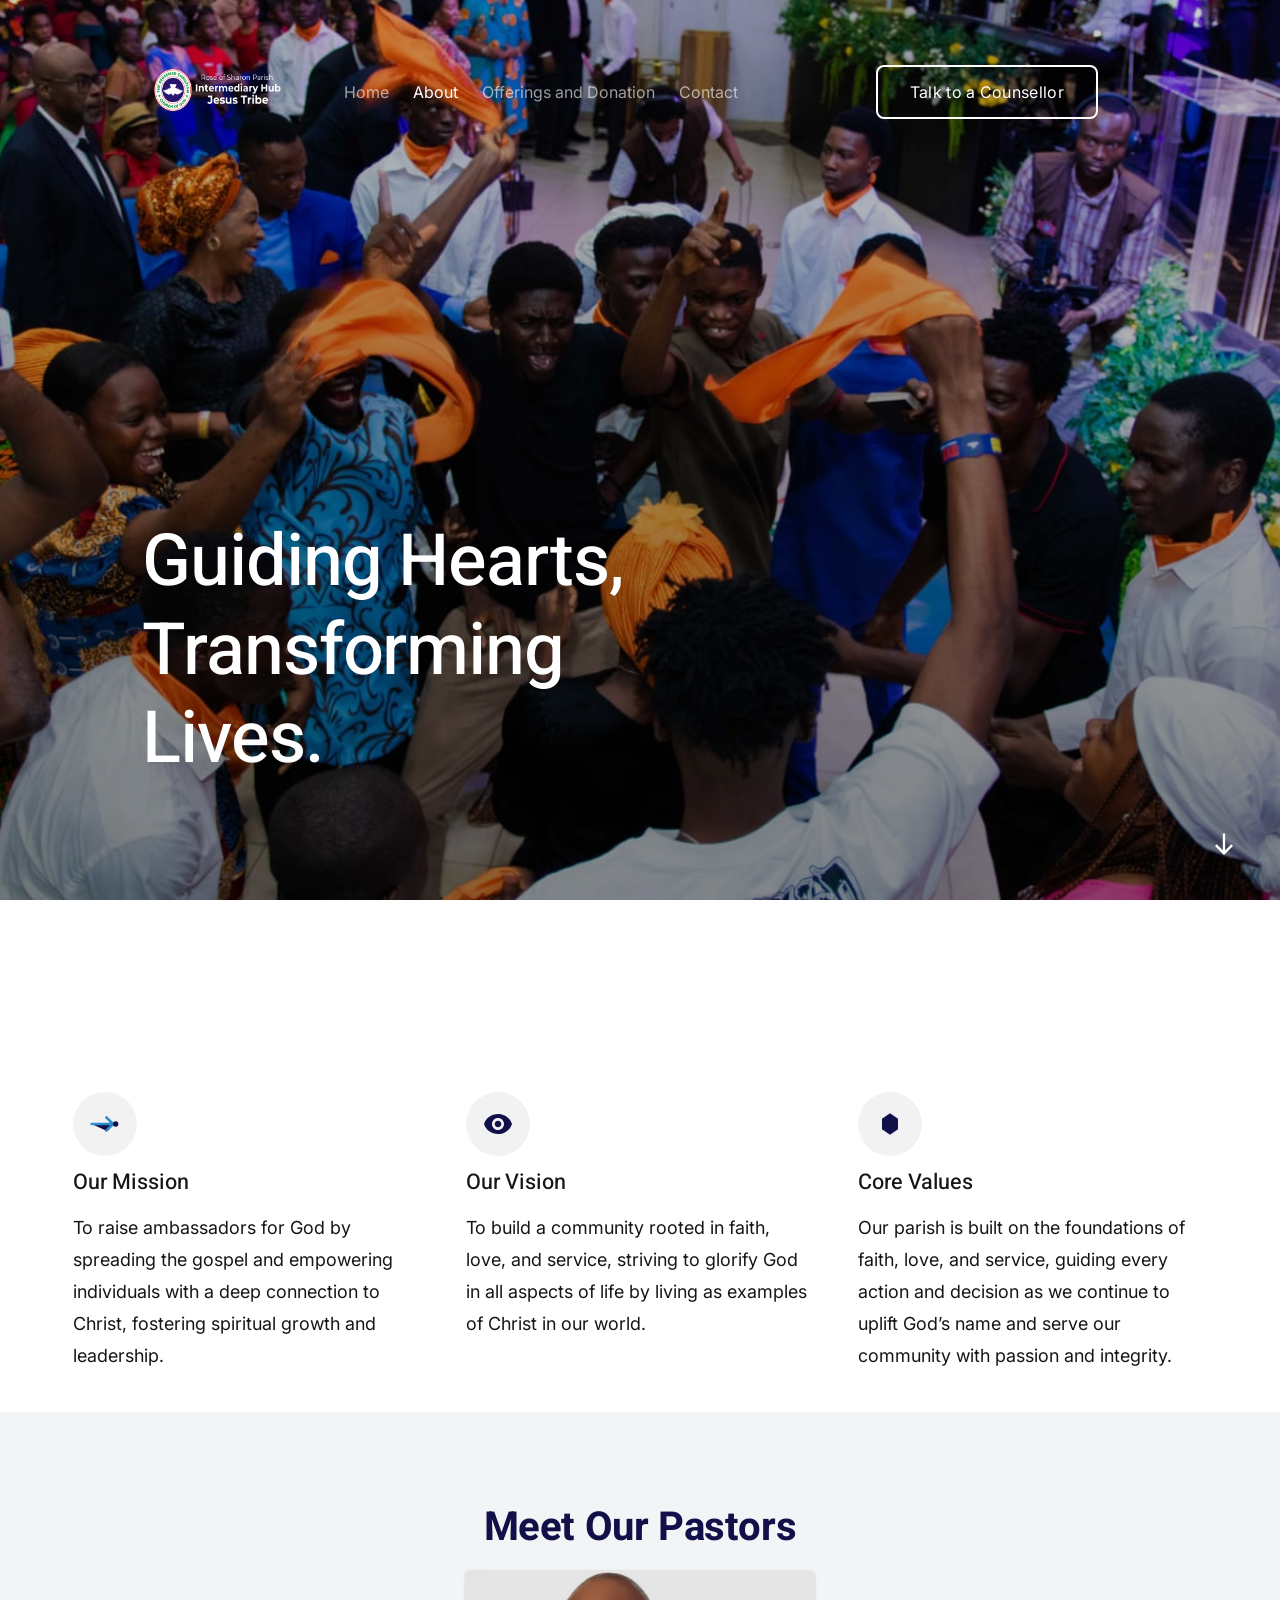
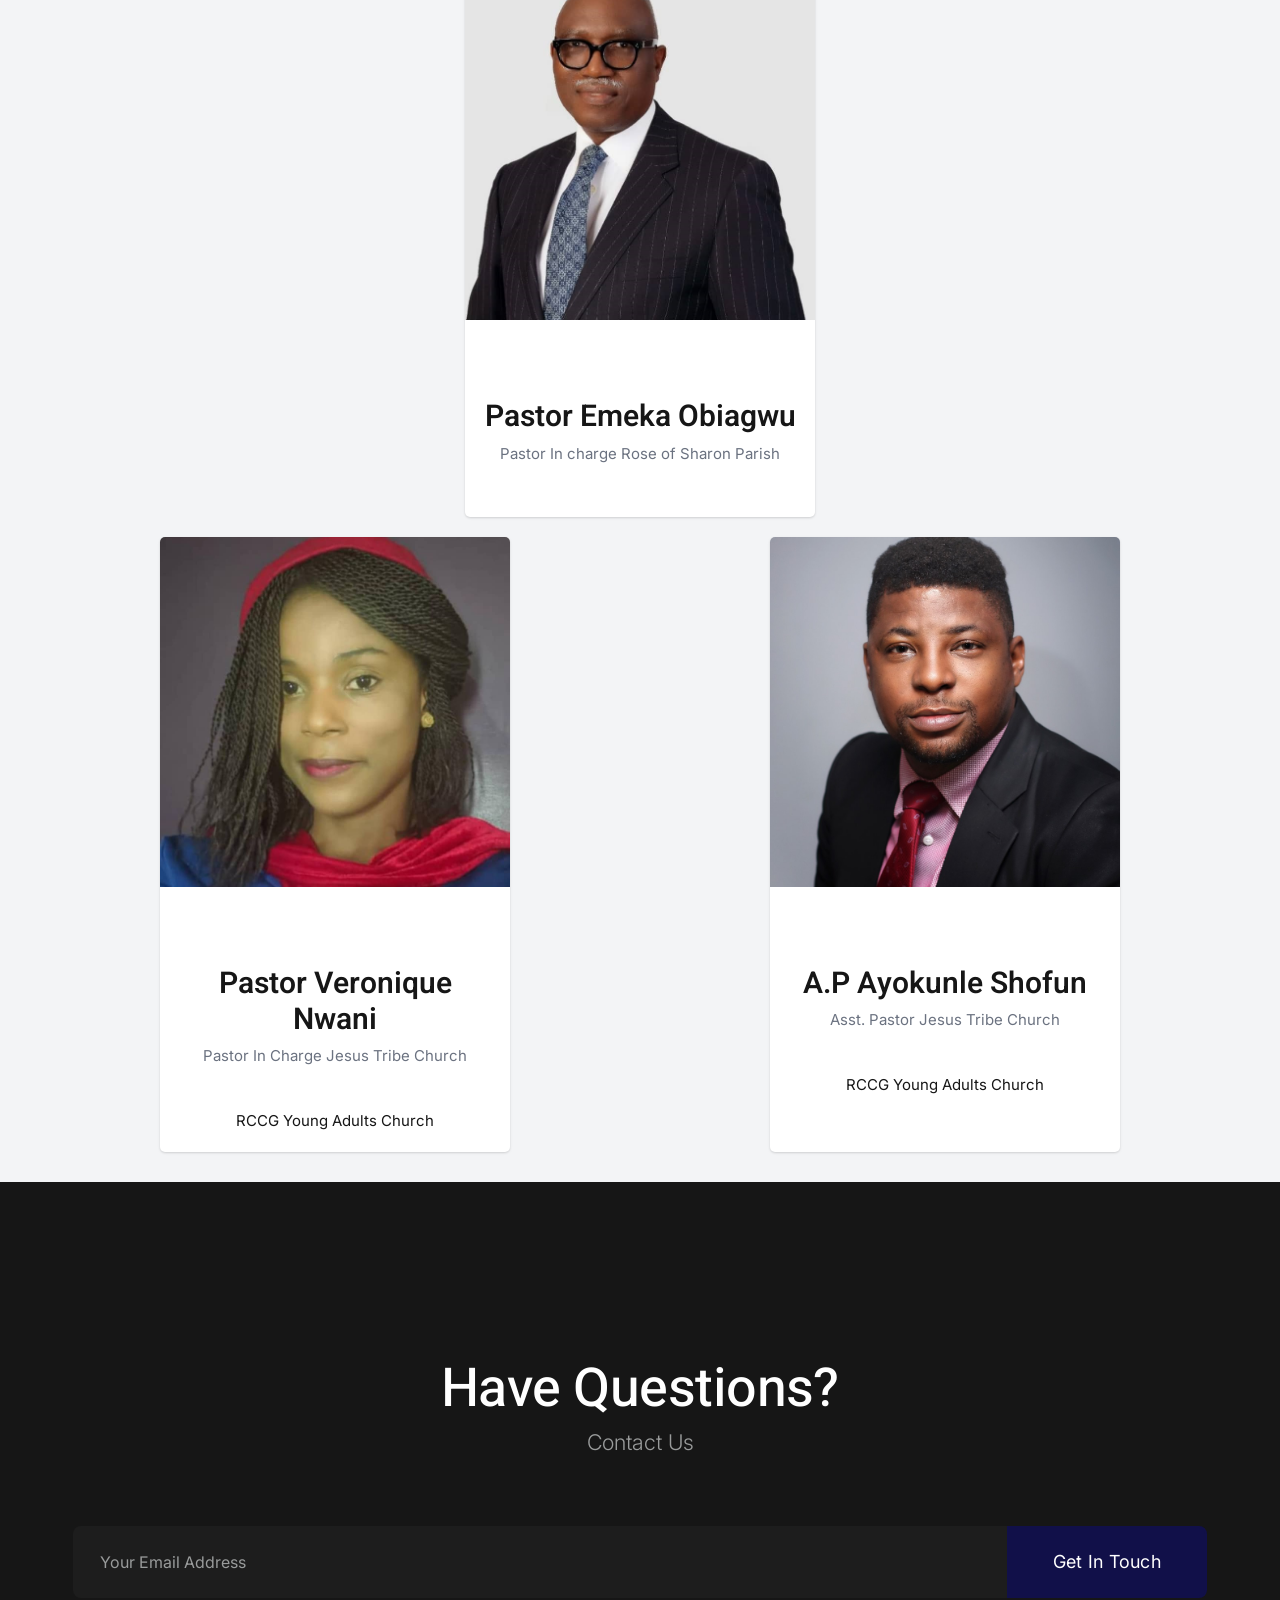
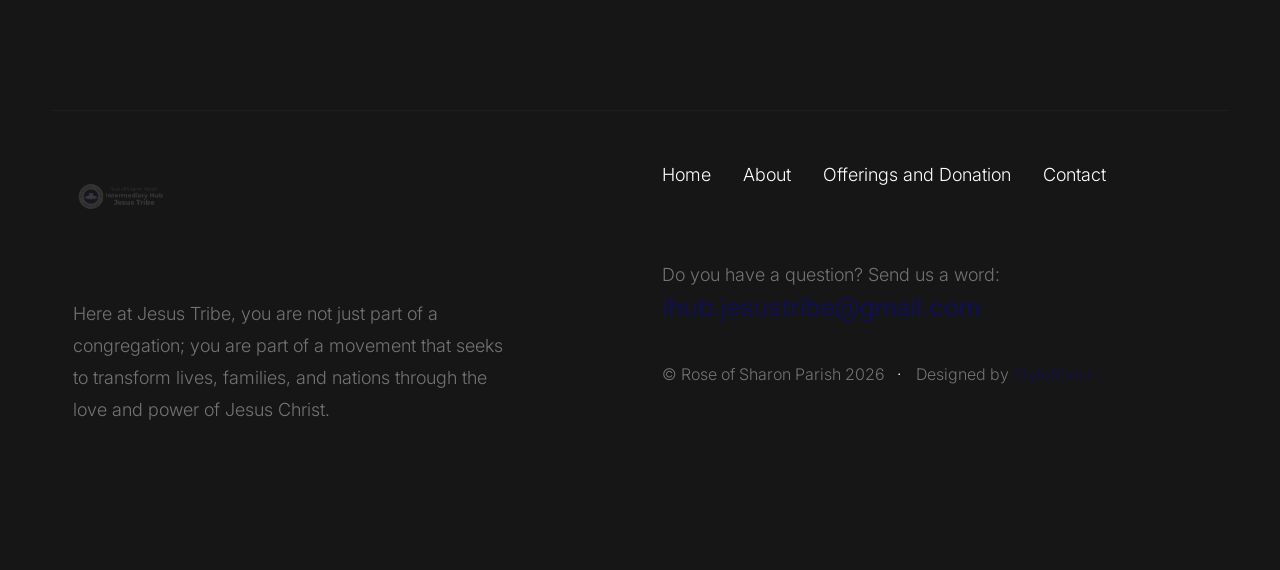
<file: about.html>
<!DOCTYPE html>
<html lang="en" class="no-js" >
<head>

    <!--- basic page needs
    ================================================== -->
    <meta charset="utf-8">
    <meta name="viewport" content="width=device-width, initial-scale=1">
    <title>About - Rose of Sharon Parish | Intermediary Hub: Jesus Tribe</title>

   

    <!-- CSS
    ================================================== -->
    <link rel="stylesheet" href="css/vendor.css">
    <link rel="stylesheet" href="css/about.css">

    <!-- favicons
    ================================================== -->
    <link rel="shortcut icon" type="image/x-icon" href="rccg-logo.png">

    <style>

    .team-section {
        background-color: #f3f4f6;
        padding: 3rem 1rem;
    }

    .container {
        max-width: 1200px;
        margin: 0 auto;
    }

    h2 {
        font-size: 1.875rem;
        font-weight: bold;
        text-align: center;
        margin-bottom: 2rem;
    }

    .team-grid {
        display: grid;
        grid-template-columns: 1fr;
        gap: 2rem;
        justify-items: center;
    }

    .team-member {
        background-color: white;
        border-radius: 0.5rem;
        overflow: hidden;
        box-shadow: 0 1px 3px 0 rgba(0, 0, 0, 0.1), 0 1px 2px 0 rgba(0, 0, 0, 0.06);
        width: 100%;
        max-width: 350px; /* Adjust this size as needed */
    }

    .member-image {
        width: 100%;
        padding-top: 100%;
        position: relative;
        overflow: hidden;
    }

    .member-image img {
        position: absolute;
        top: 0;
        left: 0;
        width: 100%;
        height: 100%;
        object-fit: cover;
    }

    .member-info {
        padding: 1.5rem;
        text-align: center;
    }

    .member-name {
        font-size: 1.125rem;
        font-weight: 600;
        margin-bottom: 0.25rem;
    }

    .member-role {
        font-size: 0.875rem;
        color: #6b7280;
    }

    @media (min-width: 768px) {
        .team-grid {
            grid-template-columns: 1fr 1fr; /* For smaller screens (tablets), show two columns */
        }
    }

    @media (min-width: 1024px) {
        .team-grid {
            grid-template-columns: 1fr 1fr;
            gap: 2rem;
            grid-template-areas:
                "pastor1 pastor1"
                "pastor2 pastor3"; /* Arrange in a triangle format */
        }

        .team-member:nth-child(1) {
            grid-area: pastor1;
        }

        .team-member:nth-child(2) {
            grid-area: pastor2;
        }

        .team-member:nth-child(3) {
            grid-area: pastor3;
        }
    }
        .pastor-section {
            background-color: #f3f4f6;
            padding: 3rem 1rem;
        }
        .container {
            max-width: 1200px;
            margin: 0 auto;
        }
        h2 {
            font-size: 1.875rem;
            font-weight: bold;
            text-align: center;
            margin-bottom: 2rem;
        }
        .pastor-grid {
            display: grid;
            grid-template-columns: repeat(1, 1fr);
            gap: 2rem;
        }
        .pastor-member {
            background-color: white;
            border-radius: 0.5rem;
            overflow: hidden;
            box-shadow: 0 1px 3px 0 rgba(0, 0, 0, 0.1), 0 1px 2px 0 rgba(0, 0, 0, 0.06);
        }
        .member-image {
            width: 100%;
            padding-top: 100%;
            position: relative;
            overflow: hidden;
        }
        .member-image img {
            position: absolute;
            top: 0;
            left: 0;
            width: 100%;
            height: 100%;
            object-fit: cover;
        }
        .member-info {
            padding: 1.5rem;
            text-align: center;
        }
        .member-name {
            font-size: 1.125rem;
            font-weight: 600;
            margin-bottom: 0.25rem;
        }
        .member-role {
            font-size: 0.875rem;
            color: #6b7280;
        }

        @media (min-width: 768px) {
            .pastor-grid {
                grid-template-columns: repeat(2, 1fr);
            }
        }

        @media (min-width: 1024px) {
            .pastor-grid {
                grid-template-columns: repeat(3, 1fr);
            }
        }
    </style>

</head>


<body id="top">

    <!-- page wrap
    ================================================== -->
    <div id="page" class="s-pagewrap">


        <!-- # site header 
        ================================================== -->
        <header class="s-header">

            <div class="row s-header__inner">

                <div class="s-header__block">
                    <div class="s-header__logo">
                        <a class="logo" href="#">
                            <img src="images/rsp_logo.png" alt="Intermediary Hub">
                        </a>
                    </div>

                    <a class="s-header__menu-toggle" href="#0"><span>Menu</span></a>
                </div> <!-- end s-header__block -->

                <nav class="s-header__nav">
                    <ul>
                        <li><a href="index.html">Home</a></li>
                        <li class="current"><a href="about.html">About</a></li>
                        <li><a href="offerings.html">Offerings and Donation</a></li>

                        <li><a href="contact.html">Contact</a></li>
                    </ul>
                </nav>

                <div class="s-header__cta">
                    <a href="counsel_now.html" class="btn btn--stroke s-header__cta-btn">Talk to a Counsellor</a>
                </div>

            </div> <!-- end s-header__inner -->

        </header> <!-- end s-header -->


        <!-- # site-content
        ================================================== -->
        <section id="content" class="s-content">


            <!-- intro
            ----------------------------------------------- -->
            <section id="intro" class="s-intro target-section">

                <div class="s-intro__bg"></div>

                <div class="row s-intro__content">

                    <div class="column lg-12 s-intro__content-inner">
                        <div class="s-intro__content-left">
                            <h1 class="s-intro__content-title">
                                Guiding Hearts, Transforming Lives. 
                            
                            </h1>
                        </div>
                        <div class="s-intro__content-right">
                            <p class="s-intro__content-desc body-text-2">
                                
                            </p> 

                            
                        </div>
                    </div> <!-- s-intro__content-inner -->

                </div> <!-- s-intro__content -->

                <!--

                <ul class="s-intro__social">
                    <li>
                        <a href="https://www.facebook.com/profile.php?id=61565623891113&mibextid=ZbWKwL">
                            <svg xmlns="http://www.w3.org/2000/svg" x="0px" y="0px" width="50" height="50" viewBox="0 0 50 50">
                                <path d="M 25 3 C 12.861562 3 3 12.861562 3 25 C 3 36.019135 11.127533 45.138355 21.712891 46.728516 L 22.861328 46.902344 L 22.861328 29.566406 L 17.664062 29.566406 L 17.664062 26.046875 L 22.861328 26.046875 L 22.861328 21.373047 C 22.861328 18.494965 23.551973 16.599417 24.695312 15.410156 C 25.838652 14.220896 27.528004 13.621094 29.878906 13.621094 C 31.758714 13.621094 32.490022 13.734993 33.185547 13.820312 L 33.185547 16.701172 L 30.738281 16.701172 C 29.349697 16.701172 28.210449 17.475903 27.619141 18.507812 C 27.027832 19.539724 26.84375 20.771816 26.84375 22.027344 L 26.84375 26.044922 L 32.966797 26.044922 L 32.421875 29.564453 L 26.84375 29.564453 L 26.84375 46.929688 L 27.978516 46.775391 C 38.71434 45.319366 47 36.126845 47 25 C 47 12.861562 37.138438 3 25 3 z M 25 5 C 36.057562 5 45 13.942438 45 25 C 45 34.729791 38.035799 42.731796 28.84375 44.533203 L 28.84375 31.564453 L 34.136719 31.564453 L 35.298828 24.044922 L 28.84375 24.044922 L 28.84375 22.027344 C 28.84375 20.989871 29.033574 20.060293 29.353516 19.501953 C 29.673457 18.943614 29.981865 18.701172 30.738281 18.701172 L 35.185547 18.701172 L 35.185547 12.009766 L 34.318359 11.892578 C 33.718567 11.811418 32.349197 11.621094 29.878906 11.621094 C 27.175808 11.621094 24.855567 12.357448 23.253906 14.023438 C 21.652246 15.689426 20.861328 18.170128 20.861328 21.373047 L 20.861328 24.046875 L 15.664062 24.046875 L 15.664062 31.566406 L 20.861328 31.566406 L 20.861328 44.470703 C 11.816995 42.554813 5 34.624447 5 25 C 5 13.942438 13.942438 5 25 5 z"></path>
                                </svg>
                            <span class="u-screen-reader-text">Facebook</span>
                        </a>
                    </li>

                    <li>
                        <a href="https://www.instagram.com/invites/contact/?igsh=ompoti9evod1&utm_content=vlzds4b">
                            <svg xmlns="http://www.w3.org/2000/svg" x="0px" y="0px" width="50" height="50" viewBox="0 0 50 50">
                                <path d="M 16 3 C 8.8324839 3 3 8.8324839 3 16 L 3 34 C 3 41.167516 8.8324839 47 16 47 L 34 47 C 41.167516 47 47 41.167516 47 34 L 47 16 C 47 8.8324839 41.167516 3 34 3 L 16 3 z M 16 5 L 34 5 C 40.086484 5 45 9.9135161 45 16 L 45 34 C 45 40.086484 40.086484 45 34 45 L 16 45 C 9.9135161 45 5 40.086484 5 34 L 5 16 C 5 9.9135161 9.9135161 5 16 5 z M 37 11 A 2 2 0 0 0 35 13 A 2 2 0 0 0 37 15 A 2 2 0 0 0 39 13 A 2 2 0 0 0 37 11 z M 25 14 C 18.936712 14 14 18.936712 14 25 C 14 31.063288 18.936712 36 25 36 C 31.063288 36 36 31.063288 36 25 C 36 18.936712 31.063288 14 25 14 z M 25 16 C 29.982407 16 34 20.017593 34 25 C 34 29.982407 29.982407 34 25 34 C 20.017593 34 16 29.982407 16 25 C 16 20.017593 20.017593 16 25 16 z"></path>
                                </svg>
                            <span class="u-screen-reader-text">Instagram</span>
                        </a>
                    </li>

                    <li>
                        <a href="tel:+2347080743587">
                            <svg xmlns="http://www.w3.org/2000/svg" x="0px" y="0px" width="50" height="50" viewBox="0 0 50 50">
                                <path d="M 14 3.9902344 C 8.4886661 3.9902344 4 8.4789008 4 13.990234 L 4 35.990234 C 4 41.501568 8.4886661 45.990234 14 45.990234 L 36 45.990234 C 41.511334 45.990234 46 41.501568 46 35.990234 L 46 13.990234 C 46 8.4789008 41.511334 3.9902344 36 3.9902344 L 14 3.9902344 z M 14 5.9902344 L 36 5.9902344 C 40.430666 5.9902344 44 9.5595687 44 13.990234 L 44 35.990234 C 44 40.4209 40.430666 43.990234 36 43.990234 L 14 43.990234 C 9.5693339 43.990234 6 40.4209 6 35.990234 L 6 13.990234 C 6 9.5595687 9.5693339 5.9902344 14 5.9902344 z M 18.048828 11.035156 C 16.003504 10.946776 14.45113 11.723922 13.474609 12.658203 C 12.986349 13.125343 12.633832 13.625179 12.392578 14.091797 C 12.151324 14.558415 11.998047 14.943108 11.998047 15.443359 C 11.998047 15.398799 11.987059 15.632684 11.980469 15.904297 C 11.973869 16.17591 11.97507 16.542045 12 16.984375 C 12.04996 17.869036 12.199897 19.065677 12.597656 20.484375 C 13.393174 23.321771 15.184446 27.043821 19.070312 30.929688 C 22.95618 34.815554 26.678014 36.606575 29.515625 37.402344 C 30.93443 37.800228 32.130881 37.949937 33.015625 38 C 33.457997 38.02503 33.822105 38.026091 34.09375 38.019531 C 34.365395 38.012931 34.601049 38.001953 34.556641 38.001953 C 35.056892 38.001953 35.441585 37.848676 35.908203 37.607422 C 36.374821 37.366168 36.874657 37.013651 37.341797 36.525391 C 38.276078 35.54887 39.053222 33.996496 38.964844 31.951172 C 38.922907 30.975693 38.381316 30.111858 37.582031 29.599609 C 36.96435 29.203814 36.005458 28.589415 34.753906 27.789062 C 33.301811 26.861299 31.44451 26.795029 29.929688 27.625 L 30.015625 27.582031 L 28.837891 28.087891 L 28.751953 28.148438 C 28.465693 28.349428 28.111154 28.386664 27.789062 28.251953 C 26.886813 27.874649 25.480985 27.133329 24.173828 25.826172 C 22.866671 24.519015 22.125351 23.113186 21.748047 22.210938 C 21.613336 21.888845 21.650568 21.534307 21.851562 21.248047 L 21.912109 21.162109 L 22.417969 19.984375 L 22.375 20.070312 C 23.204764 18.555868 23.140248 16.698619 22.210938 15.246094 C 21.410584 13.994542 20.796186 13.03565 20.400391 12.417969 C 19.888142 11.618684 19.02431 11.077096 18.048828 11.035156 z M 17.962891 13.033203 C 18.243409 13.045263 18.533045 13.209378 18.716797 13.496094 C 19.113001 14.114413 19.727696 15.07377 20.527344 16.324219 C 21.058033 17.153694 21.09533 18.243821 20.621094 19.109375 L 20.597656 19.152344 L 20.115234 20.279297 L 20.214844 20.097656 C 19.623835 20.939396 19.505055 22.032514 19.902344 22.982422 C 20.35304 24.060173 21.214923 25.695392 22.759766 27.240234 C 24.304608 28.785077 25.939827 29.64696 27.017578 30.097656 C 27.967486 30.494945 29.060604 30.376165 29.902344 29.785156 L 29.720703 29.884766 L 30.847656 29.402344 L 30.890625 29.378906 C 31.755801 28.904877 32.845877 28.944375 33.675781 29.474609 L 33.675781 29.472656 C 34.92623 30.272304 35.885587 30.886999 36.503906 31.283203 C 36.790622 31.466955 36.954736 31.756591 36.966797 32.037109 C 37.032417 33.555785 36.504954 34.506599 35.896484 35.142578 C 35.59225 35.460568 35.262335 35.691348 34.990234 35.832031 C 34.718133 35.972715 34.457889 36.001953 34.556641 36.001953 C 34.373232 36.001953 34.276633 36.013981 34.046875 36.019531 C 33.817117 36.025131 33.509144 36.025436 33.128906 36.003906 C 32.368431 35.960876 31.318757 35.831053 30.054688 35.476562 C 27.526547 34.767581 24.137509 33.168759 20.484375 29.515625 C 16.831241 25.862491 15.232169 22.473167 14.523438 19.945312 C 14.169071 18.681386 14.039037 17.631464 13.996094 16.871094 C 13.974624 16.490908 13.974899 16.18286 13.980469 15.953125 C 13.986069 15.72339 13.998047 15.626918 13.998047 15.443359 C 13.998047 15.542109 14.027287 15.281867 14.167969 15.009766 C 14.308652 14.737665 14.539432 14.40775 14.857422 14.103516 C 15.493401 13.495046 16.444215 12.967581 17.962891 13.033203 z"></path>
                                </svg>
                            <span class="u-screen-reader-text">Phone Number</span>
                        </a>
                    </li>
                    <li>
                        <a href="https://wa.link/qxghxz">
                            <svg xmlns="http://www.w3.org/2000/svg" x="0px" y="0px" width="50" height="50" viewBox="0 0 50 50">
                                <path d="M 25 2 C 12.309534 2 2 12.309534 2 25 C 2 29.079097 3.1186875 32.88588 4.984375 36.208984 L 2.0371094 46.730469 A 1.0001 1.0001 0 0 0 3.2402344 47.970703 L 14.210938 45.251953 C 17.434629 46.972929 21.092591 48 25 48 C 37.690466 48 48 37.690466 48 25 C 48 12.309534 37.690466 2 25 2 z M 25 4 C 36.609534 4 46 13.390466 46 25 C 46 36.609534 36.609534 46 25 46 C 21.278025 46 17.792121 45.029635 14.761719 43.333984 A 1.0001 1.0001 0 0 0 14.033203 43.236328 L 4.4257812 45.617188 L 7.0019531 36.425781 A 1.0001 1.0001 0 0 0 6.9023438 35.646484 C 5.0606869 32.523592 4 28.890107 4 25 C 4 13.390466 13.390466 4 25 4 z M 16.642578 13 C 16.001539 13 15.086045 13.23849 14.333984 14.048828 C 13.882268 14.535548 12 16.369511 12 19.59375 C 12 22.955271 14.331391 25.855848 14.613281 26.228516 L 14.615234 26.228516 L 14.615234 26.230469 C 14.588494 26.195329 14.973031 26.752191 15.486328 27.419922 C 15.999626 28.087653 16.717405 28.96464 17.619141 29.914062 C 19.422612 31.812909 21.958282 34.007419 25.105469 35.349609 C 26.554789 35.966779 27.698179 36.339417 28.564453 36.611328 C 30.169845 37.115426 31.632073 37.038799 32.730469 36.876953 C 33.55263 36.755876 34.456878 36.361114 35.351562 35.794922 C 36.246248 35.22873 37.12309 34.524722 37.509766 33.455078 C 37.786772 32.688244 37.927591 31.979598 37.978516 31.396484 C 38.003976 31.104927 38.007211 30.847602 37.988281 30.609375 C 37.969311 30.371148 37.989581 30.188664 37.767578 29.824219 C 37.302009 29.059804 36.774753 29.039853 36.224609 28.767578 C 35.918939 28.616297 35.048661 28.191329 34.175781 27.775391 C 33.303883 27.35992 32.54892 26.991953 32.083984 26.826172 C 31.790239 26.720488 31.431556 26.568352 30.914062 26.626953 C 30.396569 26.685553 29.88546 27.058933 29.587891 27.5 C 29.305837 27.918069 28.170387 29.258349 27.824219 29.652344 C 27.819619 29.649544 27.849659 29.663383 27.712891 29.595703 C 27.284761 29.383815 26.761157 29.203652 25.986328 28.794922 C 25.2115 28.386192 24.242255 27.782635 23.181641 26.847656 L 23.181641 26.845703 C 21.603029 25.455949 20.497272 23.711106 20.148438 23.125 C 20.171937 23.09704 20.145643 23.130901 20.195312 23.082031 L 20.197266 23.080078 C 20.553781 22.728924 20.869739 22.309521 21.136719 22.001953 C 21.515257 21.565866 21.68231 21.181437 21.863281 20.822266 C 22.223954 20.10644 22.02313 19.318742 21.814453 18.904297 L 21.814453 18.902344 C 21.828863 18.931014 21.701572 18.650157 21.564453 18.326172 C 21.426943 18.001263 21.251663 17.580039 21.064453 17.130859 C 20.690033 16.232501 20.272027 15.224912 20.023438 14.634766 L 20.023438 14.632812 C 19.730591 13.937684 19.334395 13.436908 18.816406 13.195312 C 18.298417 12.953717 17.840778 13.022402 17.822266 13.021484 L 17.820312 13.021484 C 17.450668 13.004432 17.045038 13 16.642578 13 z M 16.642578 15 C 17.028118 15 17.408214 15.004701 17.726562 15.019531 C 18.054056 15.035851 18.033687 15.037192 17.970703 15.007812 C 17.906713 14.977972 17.993533 14.968282 18.179688 15.410156 C 18.423098 15.98801 18.84317 16.999249 19.21875 17.900391 C 19.40654 18.350961 19.582292 18.773816 19.722656 19.105469 C 19.863021 19.437122 19.939077 19.622295 20.027344 19.798828 L 20.027344 19.800781 L 20.029297 19.802734 C 20.115837 19.973483 20.108185 19.864164 20.078125 19.923828 C 19.867096 20.342656 19.838461 20.445493 19.625 20.691406 C 19.29998 21.065838 18.968453 21.483404 18.792969 21.65625 C 18.639439 21.80707 18.36242 22.042032 18.189453 22.501953 C 18.016221 22.962578 18.097073 23.59457 18.375 24.066406 C 18.745032 24.6946 19.964406 26.679307 21.859375 28.347656 C 23.05276 29.399678 24.164563 30.095933 25.052734 30.564453 C 25.940906 31.032973 26.664301 31.306607 26.826172 31.386719 C 27.210549 31.576953 27.630655 31.72467 28.119141 31.666016 C 28.607627 31.607366 29.02878 31.310979 29.296875 31.007812 L 29.298828 31.005859 C 29.655629 30.601347 30.715848 29.390728 31.224609 28.644531 C 31.246169 28.652131 31.239109 28.646231 31.408203 28.707031 L 31.408203 28.708984 L 31.410156 28.708984 C 31.487356 28.736474 32.454286 29.169267 33.316406 29.580078 C 34.178526 29.990889 35.053561 30.417875 35.337891 30.558594 C 35.748225 30.761674 35.942113 30.893881 35.992188 30.894531 C 35.995572 30.982516 35.998992 31.07786 35.986328 31.222656 C 35.951258 31.624292 35.8439 32.180225 35.628906 32.775391 C 35.523582 33.066746 34.975018 33.667661 34.283203 34.105469 C 33.591388 34.543277 32.749338 34.852514 32.4375 34.898438 C 31.499896 35.036591 30.386672 35.087027 29.164062 34.703125 C 28.316336 34.437036 27.259305 34.092596 25.890625 33.509766 C 23.114812 32.325956 20.755591 30.311513 19.070312 28.537109 C 18.227674 27.649908 17.552562 26.824019 17.072266 26.199219 C 16.592866 25.575584 16.383528 25.251054 16.208984 25.021484 L 16.207031 25.019531 C 15.897202 24.609805 14 21.970851 14 19.59375 C 14 17.077989 15.168497 16.091436 15.800781 15.410156 C 16.132721 15.052495 16.495617 15 16.642578 15 z"></path>
                            </svg>
                            <span class="u-screen-reader-text">WhatsApp</span>
                        </a>
                    </li>
                    <li>
                        <a href="mailto:info@strideenterprise.com">
                            <svg xmlns="http://www.w3.org/2000/svg" x="0px" y="0px" width="80" height="80" viewBox="0 0 80 80">
                                <path d="M 11.5 14 C 7.925781 14 5.007813 16.914063 5 20.484375 C 5 20.488281 5 20.488281 5 20.492188 C 5 20.496094 5 20.496094 5 20.5 L 5 61.5 C 5 65.078125 7.921875 68 11.5 68 L 68.5 68 C 72.078125 68 75 65.078125 75 61.5 L 75 20.5 C 75 20.496094 75 20.496094 75 20.492188 C 75 20.488281 75 20.488281 75 20.484375 C 74.992188 16.914063 72.074219 14 68.5 14 Z M 11.5 16 L 68.5 16 C 69.445313 16 70.320313 16.289063 71.042969 16.78125 L 70.894531 17.050781 L 71.269531 17.863281 L 72.144531 18.050781 L 72.25 18.003906 C 72.722656 18.71875 73 19.570313 73 20.496094 C 73 20.496094 73 20.496094 73 20.5 C 72.996094 22.132813 72.199219 23.65625 70.859375 24.589844 L 40 46.09375 L 9.140625 24.589844 C 7.800781 23.65625 7.003906 22.132813 7 20.5 C 7 20.496094 7 20.496094 7 20.496094 C 7 19.535156 7.304688 18.652344 7.8125 17.921875 L 8.382813 18.003906 L 9.015625 17.375 L 8.933594 16.800781 C 9.660156 16.300781 10.542969 16 11.5 16 Z M 11.03125 18.394531 L 10.398438 19.03125 L 10.527344 19.917969 L 10.777344 20.164063 L 10.859375 20.222656 L 11.746094 20.347656 L 12.378906 19.71875 L 12.25 18.828125 L 12 18.578125 L 11.921875 18.523438 Z M 68.359375 18.40625 L 68.042969 18.550781 L 67.957031 18.609375 L 67.53125 19.394531 L 67.90625 20.210938 L 68.78125 20.394531 L 69.101563 20.25 L 69.183594 20.191406 L 69.609375 19.40625 L 69.234375 18.59375 Z M 14.394531 20.738281 L 13.761719 21.375 L 13.890625 22.261719 L 14.140625 22.511719 L 14.21875 22.566406 L 15.109375 22.695313 L 15.742188 22.0625 L 15.613281 21.171875 L 15.363281 20.925781 L 15.28125 20.867188 Z M 65 20.75 L 64.675781 20.894531 L 64.59375 20.953125 L 64.167969 21.738281 L 64.542969 22.554688 L 65.417969 22.742188 L 65.738281 22.59375 L 65.820313 22.535156 L 66.25 21.75 L 65.875 20.9375 Z M 17.761719 23.082031 L 17.125 23.71875 L 17.253906 24.605469 L 17.503906 24.855469 L 17.585938 24.910156 L 18.472656 25.039063 L 19.105469 24.40625 L 18.980469 23.519531 L 18.730469 23.269531 L 18.644531 23.214844 Z M 61.632813 23.09375 L 61.3125 23.238281 L 61.230469 23.296875 L 60.800781 24.082031 L 61.175781 24.898438 L 62.054688 25.085938 L 62.375 24.9375 L 62.457031 24.878906 L 62.886719 24.09375 L 62.511719 23.28125 Z M 7 25.363281 C 7.304688 25.679688 7.632813 25.972656 8 26.230469 L 11.976563 29 C 11.433594 29.015625 11 29.457031 11 30 C 11 30.550781 11.449219 31 12 31 C 12.550781 31 13 30.550781 13 30 C 13 29.890625 12.980469 29.78125 12.945313 29.675781 L 40 48.53125 L 67.054688 29.675781 C 67.019531 29.78125 67 29.890625 67 30 C 67 30.550781 67.449219 31 68 31 C 68.550781 31 69 30.550781 69 30 C 69 29.457031 68.566406 29.011719 68.023438 29 L 72 26.230469 C 72.367188 25.972656 72.695313 25.679688 73 25.363281 L 73 61.5 C 73 63.828125 71.253906 65.699219 69 65.949219 C 68.972656 65.417969 68.53125 65 68 65 C 67.449219 65 67 65.449219 67 66 L 13 66 C 13 65.449219 12.550781 65 12 65 C 11.46875 65 11.027344 65.417969 11 65.949219 C 8.746094 65.699219 7 63.828125 7 61.5 Z M 21.125 25.425781 L 20.488281 26.0625 L 20.617188 26.949219 L 20.867188 27.199219 L 20.949219 27.253906 L 21.835938 27.382813 L 22.46875 26.75 L 22.34375 25.863281 L 22.09375 25.613281 L 22.011719 25.558594 Z M 58.269531 25.4375 L 57.949219 25.582031 L 57.867188 25.640625 L 57.4375 26.429688 L 57.8125 27.242188 L 58.691406 27.429688 L 59.011719 27.28125 L 59.09375 27.222656 L 59.519531 26.4375 L 59.144531 25.625 Z M 24.488281 27.769531 L 23.855469 28.40625 L 23.984375 29.292969 L 24.230469 29.542969 L 24.3125 29.597656 L 25.199219 29.730469 L 25.832031 29.09375 L 25.703125 28.207031 L 25.457031 27.957031 L 25.375 27.902344 Z M 54.90625 27.78125 L 54.585938 27.925781 L 54.503906 27.984375 L 54.078125 28.773438 L 54.453125 29.589844 L 55.328125 29.773438 L 55.644531 29.625 L 55.730469 29.570313 L 56.15625 28.78125 L 55.78125 27.96875 Z M 27.851563 30.117188 L 27.21875 30.75 L 27.34375 31.636719 L 27.59375 31.886719 L 27.675781 31.941406 L 28.5625 32.074219 L 29.199219 31.4375 L 29.066406 30.550781 L 28.820313 30.300781 L 28.738281 30.246094 Z M 51.542969 30.125 L 51.222656 30.273438 L 51.140625 30.328125 L 50.714844 31.117188 L 51.089844 31.933594 L 51.964844 32.121094 L 52.28125 31.96875 L 52.363281 31.914063 L 52.792969 31.125 L 52.417969 30.3125 Z M 31.214844 32.460938 L 30.578125 33.09375 L 30.707031 33.980469 L 30.957031 34.230469 L 31.042969 34.285156 L 31.925781 34.417969 L 32.5625 33.78125 L 32.433594 32.894531 L 32.183594 32.644531 L 32.101563 32.589844 Z M 48.179688 32.46875 L 47.859375 32.617188 L 47.777344 32.671875 L 47.347656 33.460938 L 47.722656 34.277344 L 48.597656 34.464844 L 48.921875 34.3125 L 49 34.257813 L 49.429688 33.46875 L 49.054688 32.65625 Z M 12 33 C 11.449219 33 11 33.449219 11 34 C 11 34.550781 11.449219 35 12 35 C 12.550781 35 13 34.550781 13 34 C 13 33.449219 12.550781 33 12 33 Z M 68 33 C 67.449219 33 67 33.449219 67 34 C 67 34.550781 67.449219 35 68 35 C 68.550781 35 69 34.550781 69 34 C 69 33.449219 68.550781 33 68 33 Z M 34.578125 34.804688 L 33.945313 35.4375 L 34.074219 36.328125 L 34.324219 36.574219 L 34.40625 36.628906 L 35.292969 36.761719 L 35.921875 36.125 L 35.796875 35.238281 L 35.546875 34.988281 L 35.464844 34.933594 Z M 44.8125 34.8125 L 44.496094 34.960938 L 44.410156 35.019531 L 43.984375 35.808594 L 44.359375 36.621094 L 45.234375 36.808594 L 45.558594 36.660156 L 45.640625 36.601563 L 46.066406 35.8125 L 45.691406 35 Z M 12 37 C 11.449219 37 11 37.449219 11 38 C 11 38.550781 11.449219 39 12 39 C 12.550781 39 13 38.550781 13 38 C 13 37.449219 12.550781 37 12 37 Z M 68 37 C 67.449219 37 67 37.449219 67 38 C 67 38.550781 67.449219 39 68 39 C 68.550781 39 69 38.550781 69 38 C 69 37.449219 68.550781 37 68 37 Z M 37.941406 37.148438 L 37.308594 37.78125 L 37.4375 38.671875 L 37.6875 38.917969 L 37.765625 38.976563 L 38.65625 39.105469 L 39.289063 38.46875 L 39.160156 37.582031 L 38.910156 37.335938 L 38.828125 37.277344 Z M 41.453125 37.15625 L 41.128906 37.308594 L 41.046875 37.363281 L 40.621094 38.152344 L 40.996094 38.964844 L 41.875 39.152344 L 42.191406 39.003906 L 42.277344 38.949219 L 42.703125 38.160156 L 42.328125 37.34375 Z M 12 41 C 11.449219 41 11 41.449219 11 42 C 11 42.550781 11.449219 43 12 43 C 12.550781 43 13 42.550781 13 42 C 13 41.449219 12.550781 41 12 41 Z M 68 41 C 67.449219 41 67 41.449219 67 42 C 67 42.550781 67.449219 43 68 43 C 68.550781 43 69 42.550781 69 42 C 69 41.449219 68.550781 41 68 41 Z M 12 45 C 11.449219 45 11 45.449219 11 46 C 11 46.550781 11.449219 47 12 47 C 12.550781 47 13 46.550781 13 46 C 13 45.449219 12.550781 45 12 45 Z M 68 45 C 67.449219 45 67 45.449219 67 46 C 67 46.550781 67.449219 47 68 47 C 68.550781 47 69 46.550781 69 46 C 69 45.449219 68.550781 45 68 45 Z M 12 49 C 11.449219 49 11 49.449219 11 50 C 11 50.550781 11.449219 51 12 51 C 12.550781 51 13 50.550781 13 50 C 13 49.449219 12.550781 49 12 49 Z M 68 49 C 67.449219 49 67 49.449219 67 50 C 67 50.550781 67.449219 51 68 51 C 68.550781 51 69 50.550781 69 50 C 69 49.449219 68.550781 49 68 49 Z M 12 53 C 11.449219 53 11 53.449219 11 54 C 11 54.550781 11.449219 55 12 55 C 12.550781 55 13 54.550781 13 54 C 13 53.449219 12.550781 53 12 53 Z M 68 53 C 67.449219 53 67 53.449219 67 54 C 67 54.550781 67.449219 55 68 55 C 68.550781 55 69 54.550781 69 54 C 69 53.449219 68.550781 53 68 53 Z M 12 57 C 11.449219 57 11 57.449219 11 58 C 11 58.550781 11.449219 59 12 59 C 12.550781 59 13 58.550781 13 58 C 13 57.449219 12.550781 57 12 57 Z M 68 57 C 67.449219 57 67 57.449219 67 58 C 67 58.550781 67.449219 59 68 59 C 68.550781 59 69 58.550781 69 58 C 69 57.449219 68.550781 57 68 57 Z M 12 61 C 11.449219 61 11 61.449219 11 62 C 11 62.550781 11.449219 63 12 63 C 12.550781 63 13 62.550781 13 62 C 13 61.449219 12.550781 61 12 61 Z M 68 61 C 67.449219 61 67 61.449219 67 62 C 67 62.550781 67.449219 63 68 63 C 68.550781 63 69 62.550781 69 62 C 69 61.449219 68.550781 61 68 61 Z"></path>
                            </svg>
                            <span class="u-screen-reader-text">Instagram</span>
                        </a>
                    </li>
                </ul>
            
                -->  
                <!-- s-intro__social -->

                <div class="s-intro__scroll">
                    <a href="#about" class="smoothscroll">
                        <svg xmlns="http://www.w3.org/2000/svg" width="24" height="24" viewBox="0 0 24 24" style="fill: rgba(0, 0, 0, 1);transform: rotate(270deg);msFilter:progid:DXImageTransform.Microsoft.BasicImage(rotation=3);"><path d="M21 11H6.414l5.293-5.293-1.414-1.414L2.586 12l7.707 7.707 1.414-1.414L6.414 13H21z"></path></svg>
                        <span class="u-screen-reader-text">Scroll</span>
                    </a>
                </div> <!-- s-intro__scroll -->

            </section> <!-- end s-intro -->


           
                
                <!-- features -->
          
                <div id="about" class="s-about__features">

                   
                    <div class="row s-about__feature-list block-lg-one-third">

                        <div class="column s-about__feature-item">
                            <div class="s-about__feature-icon-block">
                                <svg xmlns="http://www.w3.org/2000/svg" viewBox="0 0 24 24" width="24" height="24">
                                    <defs>
                                      <linearGradient id="missionGradient" x1="0%" y1="0%" x2="100%" y2="100%">
                                        <stop offset="0%" style="stop-color:#3498db;stop-opacity:1" />
                                        <stop offset="100%" style="stop-color:#2980b9;stop-opacity:1" />
                                      </linearGradient>
                                    </defs>
                                    
                                    <!-- Arrow body -->
                                    <path d="M2 12 L18 12 L13 7 L18 12 L13 17" fill="none" stroke="url(#missionGradient)" stroke-width="2" stroke-linecap="round" stroke-linejoin="round"/>
                                    
                                    <!-- Target circle -->
                                    <circle cx="20" cy="12" r="2" fill="url(#missionGradient)" />
                                  </svg>
                            </div>
                            <div class="s-about__feature-text">
                                <h3 class="h5">Our Mission</h3>
                                <p>To raise ambassadors for God by spreading the gospel and empowering individuals with a deep connection to Christ, fostering spiritual growth and leadership.</p>
                            </div>
                        </div>
                    
                        <div class="column s-about__feature-item">
                            <div class="s-about__feature-icon-block">
                                <svg xmlns="http://www.w3.org/2000/svg" width="24" height="24" viewBox="0 0 24 24" style="fill: rgba(0, 0, 0, 1);">
                                    <path d="M12 4.5C7.255 4.5 3.059 7.324 1.5 12c1.559 4.676 5.755 7.5 10.5 7.5s8.941-2.824 10.5-7.5C20.941 7.324 16.745 4.5 12 4.5zm0 12c-2.486 0-4.5-2.014-4.5-4.5s2.014-4.5 4.5-4.5 4.5 2.014 4.5 4.5-2.014 4.5-4.5 4.5zm0-7c-1.378 0-2.5 1.122-2.5 2.5s1.122 2.5 2.5 2.5 2.5-1.122 2.5-2.5-1.122-2.5-2.5-2.5z"></path>
                                  </svg>
                                  
                            </div>
                            <div class="s-about__feature-text">
                                <h3 class="h5">Our Vision</h3>
                                <p>To build a community rooted in faith, love, and service, striving to glorify God in all aspects of life by living as examples of Christ in our world.</p>
                            </div>
                        </div>
                    
                        
                    
                        <div class="column s-about__feature-item">
                            <div class="s-about__feature-icon-block">
                                <svg xmlns="http://www.w3.org/2000/svg" viewBox="0 0 24 24" width="24" height="24">
                                    <defs>
                                      <linearGradient id="valuesGradient" x1="0%" y1="0%" x2="100%" y2="100%">
                                        <stop offset="0%" style="stop-color:#e74c3c;stop-opacity:1" />
                                        <stop offset="100%" style="stop-color:#c0392b;stop-opacity:1" />
                                      </linearGradient>
                                    </defs>
                                    
                                    <!-- Central hexagon -->
                                    <path d="M12 4 L18 8 L18 16 L12 20 L6 16 L6 8 Z" fill="url(#valuesGradient)" />
                                    
                                    <!-- Inner star -->
                                    <path d="M12 7 L13.5 10.5 L17 11 L14.5 13.5 L15 17 L12 15.5 L9 17 L9.5 13.5 L7 11 L10.5 10.5 Z" fill="#ffffff" />
                                  </svg>
                            </div>
                            <div class="s-about__feature-text">
                                <h3 class="h5">Core Values</h3>
                                <p>Our parish is built on the foundations of faith, love, and service, guiding every action and decision as we continue to uplift God’s name and serve our community with passion and integrity.</p>
                            </div>
                        </div>
                    
                        
                    
                    </div>
                    
                     <!-- end features-list -->

                </div> <!-- end features -->

            </section> <!-- end s-about -->


            <section class="team-section">
                <div class="container">
                    <h2 style="color: #111049; font-size: 40px;">Meet Our Pastors</h2>
                    <div class="team-grid">
                        <div class="team-member">
                            <div class="member-image">
                                <img src="images/pastor1.jpeg" alt="">
                            </div>
                            <div class="member-info">
                                <h3 style="font-size: 30px;" class="member-name">Pastor Emeka Obiagwu</h3>
                                <p style="font-size: 15px;" class="member-role">Pastor In charge 
                                    Rose of Sharon Parish</p>
                            </div>
                        </div>
            
                        <div class="team-member">
                            <div class="member-image">
                                <img src="images/pastor2.jpeg" alt="">
                            </div>
                            <div class="member-info">
                                <h3 style="font-size: 30px;" class="member-name">Pastor Veronique Nwani</h3>
                                <p style="font-size: 15px;" class="member-role">Pastor In Charge Jesus Tribe Church</p>
                                <ji style="font-size: 15px;">RCCG Young Adults Church</ji>

                            </div>
                        </div>
            
                        <div class="team-member">
                            <div class="member-image">
                                <img src="images/pastor3.jpeg" alt="">
                            </div>
                            <div class="member-info">
                                <h3 style="font-size: 30px;" class="member-name">A.P Ayokunle Shofun</h3>
                                <p style="font-size: 15px;" class="member-role">Asst. Pastor Jesus Tribe Church</p>
                                <ji style="font-size: 15px;">RCCG Young Adults Church</ji>

                            </div>
                        </div>
                    </div>
                </div>
            </section>
            

     
                    </div>
                </div>

            </section>


        </section> <!-- end s-content -->



        <!-- # site-footer
        ================================================== -->
        <footer id="colophon" class="s-footer footer">

            <div class="row s-footer__top">
                <div class="column lg-12 text-center">
                    <h2 style="color: white;" class="text-display-1">
                        Have Questions? 
                    </h2>
                    <p class="lead">
                        Contact Us
                    </p>
                </div>
                <div class="column lg-12 s-footer__subscribe">
                    <div class="subscribe-form">
                        <form id="mc-form" action="mailto:ihub.jesustribe@gmail.com" method="post" class="mc-form">
                            <input type="email" name="EMAIL" id="mce-EMAIL" class="u-fullwidth text-center" placeholder="Your Email Address" title="The domain portion of the email address is invalid (the portion after the @)." pattern="^([^\x00-\x20\x22\x28\x29\x2c\x2e\x3a-\x3c\x3e\x40\x5b-\x5d\x7f-\xff]+|\x22([^\x0d\x22\x5c\x80-\xff]|\x5c[\x00-\x7f])*\x22)(\x2e([^\x00-\x20\x22\x28\x29\x2c\x2e\x3a-\x3c\x3e\x40\x5b-\x5d\x7f-\xff]+|\x22([^\x0d\x22\x5c\x80-\xff]|\x5c[\x00-\x7f])*\x22))*\x40([^\x00-\x20\x22\x28\x29\x2c\x2e\x3a-\x3c\x3e\x40\x5b-\x5d\x7f-\xff]+|\x5b([^\x0d\x5b-\x5d\x80-\xff]|\x5c[\x00-\x7f])*\x5d)(\x2e([^\x00-\x20\x22\x28\x29\x2c\x2e\x3a-\x3c\x3e\x40\x5b-\x5d\x7f-\xff]+|\x5b([^\x0d\x5b-\x5d\x80-\xff]|\x5c[\x00-\x7f])*\x5d))*(\.\w{2,})+$" required>
                            <input type="submit" name="contact" value="Get In Touch" class="btn btn--primary u-fullwidth">
                            <!-- <div style="position: absolute; left: -5000px;" aria-hidden="true"><input type="text" name="b_cdb7b577e41181934ed6a6a44_9a91cfe7b3" tabindex="-1" value=""></div> -->
                            <div class="mc-status"></div>
                        </form>
                    </div>
                </div>
            </div>
    
            <div class="row s-footer__bottom">
                <div class="column lg-5 md-6 stack-on-900">
                    <div class="footer__logo">
                        <a href="#">
                            <img src="images/rsp_logo.png" alt="Stride">
                        </a>
                    </div>
    
                    <p>
                        Here at Jesus Tribe, you are not just part of a congregation; you are part of a movement that seeks to transform lives, families, and nations through the love and power of Jesus Christ. 
                    </p>
    
                    <!--
                    <ul class="s-footer__social">

                        <li>
                            <a href="https://www.facebook.com/profile.php?id=61565623891113&mibextid=ZbWKwL">
                                <svg xmlns="http://www.w3.org/2000/svg" x="0px" y="0px" width="50" height="50" viewBox="0 0 50 50">
                                    <path d="M 25 3 C 12.861562 3 3 12.861562 3 25 C 3 36.019135 11.127533 45.138355 21.712891 46.728516 L 22.861328 46.902344 L 22.861328 29.566406 L 17.664062 29.566406 L 17.664062 26.046875 L 22.861328 26.046875 L 22.861328 21.373047 C 22.861328 18.494965 23.551973 16.599417 24.695312 15.410156 C 25.838652 14.220896 27.528004 13.621094 29.878906 13.621094 C 31.758714 13.621094 32.490022 13.734993 33.185547 13.820312 L 33.185547 16.701172 L 30.738281 16.701172 C 29.349697 16.701172 28.210449 17.475903 27.619141 18.507812 C 27.027832 19.539724 26.84375 20.771816 26.84375 22.027344 L 26.84375 26.044922 L 32.966797 26.044922 L 32.421875 29.564453 L 26.84375 29.564453 L 26.84375 46.929688 L 27.978516 46.775391 C 38.71434 45.319366 47 36.126845 47 25 C 47 12.861562 37.138438 3 25 3 z M 25 5 C 36.057562 5 45 13.942438 45 25 C 45 34.729791 38.035799 42.731796 28.84375 44.533203 L 28.84375 31.564453 L 34.136719 31.564453 L 35.298828 24.044922 L 28.84375 24.044922 L 28.84375 22.027344 C 28.84375 20.989871 29.033574 20.060293 29.353516 19.501953 C 29.673457 18.943614 29.981865 18.701172 30.738281 18.701172 L 35.185547 18.701172 L 35.185547 12.009766 L 34.318359 11.892578 C 33.718567 11.811418 32.349197 11.621094 29.878906 11.621094 C 27.175808 11.621094 24.855567 12.357448 23.253906 14.023438 C 21.652246 15.689426 20.861328 18.170128 20.861328 21.373047 L 20.861328 24.046875 L 15.664062 24.046875 L 15.664062 31.566406 L 20.861328 31.566406 L 20.861328 44.470703 C 11.816995 42.554813 5 34.624447 5 25 C 5 13.942438 13.942438 5 25 5 z"></path>
                                    </svg>
                                <span class="u-screen-reader-text">Facebook</span>
                            </a>
                        </li>
    
                        <li>
                            <a href="https://www.instagram.com/invites/contact/?igsh=ompoti9evod1&utm_content=vlzds4b">
                                <svg xmlns="http://www.w3.org/2000/svg" x="0px" y="0px" width="50" height="50" viewBox="0 0 50 50">
                                    <path d="M 16 3 C 8.8324839 3 3 8.8324839 3 16 L 3 34 C 3 41.167516 8.8324839 47 16 47 L 34 47 C 41.167516 47 47 41.167516 47 34 L 47 16 C 47 8.8324839 41.167516 3 34 3 L 16 3 z M 16 5 L 34 5 C 40.086484 5 45 9.9135161 45 16 L 45 34 C 45 40.086484 40.086484 45 34 45 L 16 45 C 9.9135161 45 5 40.086484 5 34 L 5 16 C 5 9.9135161 9.9135161 5 16 5 z M 37 11 A 2 2 0 0 0 35 13 A 2 2 0 0 0 37 15 A 2 2 0 0 0 39 13 A 2 2 0 0 0 37 11 z M 25 14 C 18.936712 14 14 18.936712 14 25 C 14 31.063288 18.936712 36 25 36 C 31.063288 36 36 31.063288 36 25 C 36 18.936712 31.063288 14 25 14 z M 25 16 C 29.982407 16 34 20.017593 34 25 C 34 29.982407 29.982407 34 25 34 C 20.017593 34 16 29.982407 16 25 C 16 20.017593 20.017593 16 25 16 z"></path>
                                    </svg>
                                <span class="u-screen-reader-text">Instagram</span>
                            </a>
                        </li>
                        <li>
                            <a href="tel:+2347080743587">
                                <svg xmlns="http://www.w3.org/2000/svg" x="0px" y="0px" width="50" height="50" viewBox="0 0 50 50">
                                    <path d="M 14 3.9902344 C 8.4886661 3.9902344 4 8.4789008 4 13.990234 L 4 35.990234 C 4 41.501568 8.4886661 45.990234 14 45.990234 L 36 45.990234 C 41.511334 45.990234 46 41.501568 46 35.990234 L 46 13.990234 C 46 8.4789008 41.511334 3.9902344 36 3.9902344 L 14 3.9902344 z M 14 5.9902344 L 36 5.9902344 C 40.430666 5.9902344 44 9.5595687 44 13.990234 L 44 35.990234 C 44 40.4209 40.430666 43.990234 36 43.990234 L 14 43.990234 C 9.5693339 43.990234 6 40.4209 6 35.990234 L 6 13.990234 C 6 9.5595687 9.5693339 5.9902344 14 5.9902344 z M 18.048828 11.035156 C 16.003504 10.946776 14.45113 11.723922 13.474609 12.658203 C 12.986349 13.125343 12.633832 13.625179 12.392578 14.091797 C 12.151324 14.558415 11.998047 14.943108 11.998047 15.443359 C 11.998047 15.398799 11.987059 15.632684 11.980469 15.904297 C 11.973869 16.17591 11.97507 16.542045 12 16.984375 C 12.04996 17.869036 12.199897 19.065677 12.597656 20.484375 C 13.393174 23.321771 15.184446 27.043821 19.070312 30.929688 C 22.95618 34.815554 26.678014 36.606575 29.515625 37.402344 C 30.93443 37.800228 32.130881 37.949937 33.015625 38 C 33.457997 38.02503 33.822105 38.026091 34.09375 38.019531 C 34.365395 38.012931 34.601049 38.001953 34.556641 38.001953 C 35.056892 38.001953 35.441585 37.848676 35.908203 37.607422 C 36.374821 37.366168 36.874657 37.013651 37.341797 36.525391 C 38.276078 35.54887 39.053222 33.996496 38.964844 31.951172 C 38.922907 30.975693 38.381316 30.111858 37.582031 29.599609 C 36.96435 29.203814 36.005458 28.589415 34.753906 27.789062 C 33.301811 26.861299 31.44451 26.795029 29.929688 27.625 L 30.015625 27.582031 L 28.837891 28.087891 L 28.751953 28.148438 C 28.465693 28.349428 28.111154 28.386664 27.789062 28.251953 C 26.886813 27.874649 25.480985 27.133329 24.173828 25.826172 C 22.866671 24.519015 22.125351 23.113186 21.748047 22.210938 C 21.613336 21.888845 21.650568 21.534307 21.851562 21.248047 L 21.912109 21.162109 L 22.417969 19.984375 L 22.375 20.070312 C 23.204764 18.555868 23.140248 16.698619 22.210938 15.246094 C 21.410584 13.994542 20.796186 13.03565 20.400391 12.417969 C 19.888142 11.618684 19.02431 11.077096 18.048828 11.035156 z M 17.962891 13.033203 C 18.243409 13.045263 18.533045 13.209378 18.716797 13.496094 C 19.113001 14.114413 19.727696 15.07377 20.527344 16.324219 C 21.058033 17.153694 21.09533 18.243821 20.621094 19.109375 L 20.597656 19.152344 L 20.115234 20.279297 L 20.214844 20.097656 C 19.623835 20.939396 19.505055 22.032514 19.902344 22.982422 C 20.35304 24.060173 21.214923 25.695392 22.759766 27.240234 C 24.304608 28.785077 25.939827 29.64696 27.017578 30.097656 C 27.967486 30.494945 29.060604 30.376165 29.902344 29.785156 L 29.720703 29.884766 L 30.847656 29.402344 L 30.890625 29.378906 C 31.755801 28.904877 32.845877 28.944375 33.675781 29.474609 L 33.675781 29.472656 C 34.92623 30.272304 35.885587 30.886999 36.503906 31.283203 C 36.790622 31.466955 36.954736 31.756591 36.966797 32.037109 C 37.032417 33.555785 36.504954 34.506599 35.896484 35.142578 C 35.59225 35.460568 35.262335 35.691348 34.990234 35.832031 C 34.718133 35.972715 34.457889 36.001953 34.556641 36.001953 C 34.373232 36.001953 34.276633 36.013981 34.046875 36.019531 C 33.817117 36.025131 33.509144 36.025436 33.128906 36.003906 C 32.368431 35.960876 31.318757 35.831053 30.054688 35.476562 C 27.526547 34.767581 24.137509 33.168759 20.484375 29.515625 C 16.831241 25.862491 15.232169 22.473167 14.523438 19.945312 C 14.169071 18.681386 14.039037 17.631464 13.996094 16.871094 C 13.974624 16.490908 13.974899 16.18286 13.980469 15.953125 C 13.986069 15.72339 13.998047 15.626918 13.998047 15.443359 C 13.998047 15.542109 14.027287 15.281867 14.167969 15.009766 C 14.308652 14.737665 14.539432 14.40775 14.857422 14.103516 C 15.493401 13.495046 16.444215 12.967581 17.962891 13.033203 z"></path>
                                    </svg>
                                <span class="u-screen-reader-text">Phone Number</span>
                            </a>
                        </li>
                        <li>
                            <a href="https://wa.link/qxghxz">
                                <svg xmlns="http://www.w3.org/2000/svg" x="0px" y="0px" width="50" height="50" viewBox="0 0 50 50">
                                    <path d="M 25 2 C 12.309534 2 2 12.309534 2 25 C 2 29.079097 3.1186875 32.88588 4.984375 36.208984 L 2.0371094 46.730469 A 1.0001 1.0001 0 0 0 3.2402344 47.970703 L 14.210938 45.251953 C 17.434629 46.972929 21.092591 48 25 48 C 37.690466 48 48 37.690466 48 25 C 48 12.309534 37.690466 2 25 2 z M 25 4 C 36.609534 4 46 13.390466 46 25 C 46 36.609534 36.609534 46 25 46 C 21.278025 46 17.792121 45.029635 14.761719 43.333984 A 1.0001 1.0001 0 0 0 14.033203 43.236328 L 4.4257812 45.617188 L 7.0019531 36.425781 A 1.0001 1.0001 0 0 0 6.9023438 35.646484 C 5.0606869 32.523592 4 28.890107 4 25 C 4 13.390466 13.390466 4 25 4 z M 16.642578 13 C 16.001539 13 15.086045 13.23849 14.333984 14.048828 C 13.882268 14.535548 12 16.369511 12 19.59375 C 12 22.955271 14.331391 25.855848 14.613281 26.228516 L 14.615234 26.228516 L 14.615234 26.230469 C 14.588494 26.195329 14.973031 26.752191 15.486328 27.419922 C 15.999626 28.087653 16.717405 28.96464 17.619141 29.914062 C 19.422612 31.812909 21.958282 34.007419 25.105469 35.349609 C 26.554789 35.966779 27.698179 36.339417 28.564453 36.611328 C 30.169845 37.115426 31.632073 37.038799 32.730469 36.876953 C 33.55263 36.755876 34.456878 36.361114 35.351562 35.794922 C 36.246248 35.22873 37.12309 34.524722 37.509766 33.455078 C 37.786772 32.688244 37.927591 31.979598 37.978516 31.396484 C 38.003976 31.104927 38.007211 30.847602 37.988281 30.609375 C 37.969311 30.371148 37.989581 30.188664 37.767578 29.824219 C 37.302009 29.059804 36.774753 29.039853 36.224609 28.767578 C 35.918939 28.616297 35.048661 28.191329 34.175781 27.775391 C 33.303883 27.35992 32.54892 26.991953 32.083984 26.826172 C 31.790239 26.720488 31.431556 26.568352 30.914062 26.626953 C 30.396569 26.685553 29.88546 27.058933 29.587891 27.5 C 29.305837 27.918069 28.170387 29.258349 27.824219 29.652344 C 27.819619 29.649544 27.849659 29.663383 27.712891 29.595703 C 27.284761 29.383815 26.761157 29.203652 25.986328 28.794922 C 25.2115 28.386192 24.242255 27.782635 23.181641 26.847656 L 23.181641 26.845703 C 21.603029 25.455949 20.497272 23.711106 20.148438 23.125 C 20.171937 23.09704 20.145643 23.130901 20.195312 23.082031 L 20.197266 23.080078 C 20.553781 22.728924 20.869739 22.309521 21.136719 22.001953 C 21.515257 21.565866 21.68231 21.181437 21.863281 20.822266 C 22.223954 20.10644 22.02313 19.318742 21.814453 18.904297 L 21.814453 18.902344 C 21.828863 18.931014 21.701572 18.650157 21.564453 18.326172 C 21.426943 18.001263 21.251663 17.580039 21.064453 17.130859 C 20.690033 16.232501 20.272027 15.224912 20.023438 14.634766 L 20.023438 14.632812 C 19.730591 13.937684 19.334395 13.436908 18.816406 13.195312 C 18.298417 12.953717 17.840778 13.022402 17.822266 13.021484 L 17.820312 13.021484 C 17.450668 13.004432 17.045038 13 16.642578 13 z M 16.642578 15 C 17.028118 15 17.408214 15.004701 17.726562 15.019531 C 18.054056 15.035851 18.033687 15.037192 17.970703 15.007812 C 17.906713 14.977972 17.993533 14.968282 18.179688 15.410156 C 18.423098 15.98801 18.84317 16.999249 19.21875 17.900391 C 19.40654 18.350961 19.582292 18.773816 19.722656 19.105469 C 19.863021 19.437122 19.939077 19.622295 20.027344 19.798828 L 20.027344 19.800781 L 20.029297 19.802734 C 20.115837 19.973483 20.108185 19.864164 20.078125 19.923828 C 19.867096 20.342656 19.838461 20.445493 19.625 20.691406 C 19.29998 21.065838 18.968453 21.483404 18.792969 21.65625 C 18.639439 21.80707 18.36242 22.042032 18.189453 22.501953 C 18.016221 22.962578 18.097073 23.59457 18.375 24.066406 C 18.745032 24.6946 19.964406 26.679307 21.859375 28.347656 C 23.05276 29.399678 24.164563 30.095933 25.052734 30.564453 C 25.940906 31.032973 26.664301 31.306607 26.826172 31.386719 C 27.210549 31.576953 27.630655 31.72467 28.119141 31.666016 C 28.607627 31.607366 29.02878 31.310979 29.296875 31.007812 L 29.298828 31.005859 C 29.655629 30.601347 30.715848 29.390728 31.224609 28.644531 C 31.246169 28.652131 31.239109 28.646231 31.408203 28.707031 L 31.408203 28.708984 L 31.410156 28.708984 C 31.487356 28.736474 32.454286 29.169267 33.316406 29.580078 C 34.178526 29.990889 35.053561 30.417875 35.337891 30.558594 C 35.748225 30.761674 35.942113 30.893881 35.992188 30.894531 C 35.995572 30.982516 35.998992 31.07786 35.986328 31.222656 C 35.951258 31.624292 35.8439 32.180225 35.628906 32.775391 C 35.523582 33.066746 34.975018 33.667661 34.283203 34.105469 C 33.591388 34.543277 32.749338 34.852514 32.4375 34.898438 C 31.499896 35.036591 30.386672 35.087027 29.164062 34.703125 C 28.316336 34.437036 27.259305 34.092596 25.890625 33.509766 C 23.114812 32.325956 20.755591 30.311513 19.070312 28.537109 C 18.227674 27.649908 17.552562 26.824019 17.072266 26.199219 C 16.592866 25.575584 16.383528 25.251054 16.208984 25.021484 L 16.207031 25.019531 C 15.897202 24.609805 14 21.970851 14 19.59375 C 14 17.077989 15.168497 16.091436 15.800781 15.410156 C 16.132721 15.052495 16.495617 15 16.642578 15 z"></path>
                                </svg>
                                <span class="u-screen-reader-text">WhatsApp</span>
                            </a>
                        </li>
                        <li>
                            <a href="mailto:info@strideenterprise.com">
                                <svg xmlns="http://www.w3.org/2000/svg" x="0px" y="0px" width="80" height="80" viewBox="0 0 80 80">
                                    <path d="M 11.5 14 C 7.925781 14 5.007813 16.914063 5 20.484375 C 5 20.488281 5 20.488281 5 20.492188 C 5 20.496094 5 20.496094 5 20.5 L 5 61.5 C 5 65.078125 7.921875 68 11.5 68 L 68.5 68 C 72.078125 68 75 65.078125 75 61.5 L 75 20.5 C 75 20.496094 75 20.496094 75 20.492188 C 75 20.488281 75 20.488281 75 20.484375 C 74.992188 16.914063 72.074219 14 68.5 14 Z M 11.5 16 L 68.5 16 C 69.445313 16 70.320313 16.289063 71.042969 16.78125 L 70.894531 17.050781 L 71.269531 17.863281 L 72.144531 18.050781 L 72.25 18.003906 C 72.722656 18.71875 73 19.570313 73 20.496094 C 73 20.496094 73 20.496094 73 20.5 C 72.996094 22.132813 72.199219 23.65625 70.859375 24.589844 L 40 46.09375 L 9.140625 24.589844 C 7.800781 23.65625 7.003906 22.132813 7 20.5 C 7 20.496094 7 20.496094 7 20.496094 C 7 19.535156 7.304688 18.652344 7.8125 17.921875 L 8.382813 18.003906 L 9.015625 17.375 L 8.933594 16.800781 C 9.660156 16.300781 10.542969 16 11.5 16 Z M 11.03125 18.394531 L 10.398438 19.03125 L 10.527344 19.917969 L 10.777344 20.164063 L 10.859375 20.222656 L 11.746094 20.347656 L 12.378906 19.71875 L 12.25 18.828125 L 12 18.578125 L 11.921875 18.523438 Z M 68.359375 18.40625 L 68.042969 18.550781 L 67.957031 18.609375 L 67.53125 19.394531 L 67.90625 20.210938 L 68.78125 20.394531 L 69.101563 20.25 L 69.183594 20.191406 L 69.609375 19.40625 L 69.234375 18.59375 Z M 14.394531 20.738281 L 13.761719 21.375 L 13.890625 22.261719 L 14.140625 22.511719 L 14.21875 22.566406 L 15.109375 22.695313 L 15.742188 22.0625 L 15.613281 21.171875 L 15.363281 20.925781 L 15.28125 20.867188 Z M 65 20.75 L 64.675781 20.894531 L 64.59375 20.953125 L 64.167969 21.738281 L 64.542969 22.554688 L 65.417969 22.742188 L 65.738281 22.59375 L 65.820313 22.535156 L 66.25 21.75 L 65.875 20.9375 Z M 17.761719 23.082031 L 17.125 23.71875 L 17.253906 24.605469 L 17.503906 24.855469 L 17.585938 24.910156 L 18.472656 25.039063 L 19.105469 24.40625 L 18.980469 23.519531 L 18.730469 23.269531 L 18.644531 23.214844 Z M 61.632813 23.09375 L 61.3125 23.238281 L 61.230469 23.296875 L 60.800781 24.082031 L 61.175781 24.898438 L 62.054688 25.085938 L 62.375 24.9375 L 62.457031 24.878906 L 62.886719 24.09375 L 62.511719 23.28125 Z M 7 25.363281 C 7.304688 25.679688 7.632813 25.972656 8 26.230469 L 11.976563 29 C 11.433594 29.015625 11 29.457031 11 30 C 11 30.550781 11.449219 31 12 31 C 12.550781 31 13 30.550781 13 30 C 13 29.890625 12.980469 29.78125 12.945313 29.675781 L 40 48.53125 L 67.054688 29.675781 C 67.019531 29.78125 67 29.890625 67 30 C 67 30.550781 67.449219 31 68 31 C 68.550781 31 69 30.550781 69 30 C 69 29.457031 68.566406 29.011719 68.023438 29 L 72 26.230469 C 72.367188 25.972656 72.695313 25.679688 73 25.363281 L 73 61.5 C 73 63.828125 71.253906 65.699219 69 65.949219 C 68.972656 65.417969 68.53125 65 68 65 C 67.449219 65 67 65.449219 67 66 L 13 66 C 13 65.449219 12.550781 65 12 65 C 11.46875 65 11.027344 65.417969 11 65.949219 C 8.746094 65.699219 7 63.828125 7 61.5 Z M 21.125 25.425781 L 20.488281 26.0625 L 20.617188 26.949219 L 20.867188 27.199219 L 20.949219 27.253906 L 21.835938 27.382813 L 22.46875 26.75 L 22.34375 25.863281 L 22.09375 25.613281 L 22.011719 25.558594 Z M 58.269531 25.4375 L 57.949219 25.582031 L 57.867188 25.640625 L 57.4375 26.429688 L 57.8125 27.242188 L 58.691406 27.429688 L 59.011719 27.28125 L 59.09375 27.222656 L 59.519531 26.4375 L 59.144531 25.625 Z M 24.488281 27.769531 L 23.855469 28.40625 L 23.984375 29.292969 L 24.230469 29.542969 L 24.3125 29.597656 L 25.199219 29.730469 L 25.832031 29.09375 L 25.703125 28.207031 L 25.457031 27.957031 L 25.375 27.902344 Z M 54.90625 27.78125 L 54.585938 27.925781 L 54.503906 27.984375 L 54.078125 28.773438 L 54.453125 29.589844 L 55.328125 29.773438 L 55.644531 29.625 L 55.730469 29.570313 L 56.15625 28.78125 L 55.78125 27.96875 Z M 27.851563 30.117188 L 27.21875 30.75 L 27.34375 31.636719 L 27.59375 31.886719 L 27.675781 31.941406 L 28.5625 32.074219 L 29.199219 31.4375 L 29.066406 30.550781 L 28.820313 30.300781 L 28.738281 30.246094 Z M 51.542969 30.125 L 51.222656 30.273438 L 51.140625 30.328125 L 50.714844 31.117188 L 51.089844 31.933594 L 51.964844 32.121094 L 52.28125 31.96875 L 52.363281 31.914063 L 52.792969 31.125 L 52.417969 30.3125 Z M 31.214844 32.460938 L 30.578125 33.09375 L 30.707031 33.980469 L 30.957031 34.230469 L 31.042969 34.285156 L 31.925781 34.417969 L 32.5625 33.78125 L 32.433594 32.894531 L 32.183594 32.644531 L 32.101563 32.589844 Z M 48.179688 32.46875 L 47.859375 32.617188 L 47.777344 32.671875 L 47.347656 33.460938 L 47.722656 34.277344 L 48.597656 34.464844 L 48.921875 34.3125 L 49 34.257813 L 49.429688 33.46875 L 49.054688 32.65625 Z M 12 33 C 11.449219 33 11 33.449219 11 34 C 11 34.550781 11.449219 35 12 35 C 12.550781 35 13 34.550781 13 34 C 13 33.449219 12.550781 33 12 33 Z M 68 33 C 67.449219 33 67 33.449219 67 34 C 67 34.550781 67.449219 35 68 35 C 68.550781 35 69 34.550781 69 34 C 69 33.449219 68.550781 33 68 33 Z M 34.578125 34.804688 L 33.945313 35.4375 L 34.074219 36.328125 L 34.324219 36.574219 L 34.40625 36.628906 L 35.292969 36.761719 L 35.921875 36.125 L 35.796875 35.238281 L 35.546875 34.988281 L 35.464844 34.933594 Z M 44.8125 34.8125 L 44.496094 34.960938 L 44.410156 35.019531 L 43.984375 35.808594 L 44.359375 36.621094 L 45.234375 36.808594 L 45.558594 36.660156 L 45.640625 36.601563 L 46.066406 35.8125 L 45.691406 35 Z M 12 37 C 11.449219 37 11 37.449219 11 38 C 11 38.550781 11.449219 39 12 39 C 12.550781 39 13 38.550781 13 38 C 13 37.449219 12.550781 37 12 37 Z M 68 37 C 67.449219 37 67 37.449219 67 38 C 67 38.550781 67.449219 39 68 39 C 68.550781 39 69 38.550781 69 38 C 69 37.449219 68.550781 37 68 37 Z M 37.941406 37.148438 L 37.308594 37.78125 L 37.4375 38.671875 L 37.6875 38.917969 L 37.765625 38.976563 L 38.65625 39.105469 L 39.289063 38.46875 L 39.160156 37.582031 L 38.910156 37.335938 L 38.828125 37.277344 Z M 41.453125 37.15625 L 41.128906 37.308594 L 41.046875 37.363281 L 40.621094 38.152344 L 40.996094 38.964844 L 41.875 39.152344 L 42.191406 39.003906 L 42.277344 38.949219 L 42.703125 38.160156 L 42.328125 37.34375 Z M 12 41 C 11.449219 41 11 41.449219 11 42 C 11 42.550781 11.449219 43 12 43 C 12.550781 43 13 42.550781 13 42 C 13 41.449219 12.550781 41 12 41 Z M 68 41 C 67.449219 41 67 41.449219 67 42 C 67 42.550781 67.449219 43 68 43 C 68.550781 43 69 42.550781 69 42 C 69 41.449219 68.550781 41 68 41 Z M 12 45 C 11.449219 45 11 45.449219 11 46 C 11 46.550781 11.449219 47 12 47 C 12.550781 47 13 46.550781 13 46 C 13 45.449219 12.550781 45 12 45 Z M 68 45 C 67.449219 45 67 45.449219 67 46 C 67 46.550781 67.449219 47 68 47 C 68.550781 47 69 46.550781 69 46 C 69 45.449219 68.550781 45 68 45 Z M 12 49 C 11.449219 49 11 49.449219 11 50 C 11 50.550781 11.449219 51 12 51 C 12.550781 51 13 50.550781 13 50 C 13 49.449219 12.550781 49 12 49 Z M 68 49 C 67.449219 49 67 49.449219 67 50 C 67 50.550781 67.449219 51 68 51 C 68.550781 51 69 50.550781 69 50 C 69 49.449219 68.550781 49 68 49 Z M 12 53 C 11.449219 53 11 53.449219 11 54 C 11 54.550781 11.449219 55 12 55 C 12.550781 55 13 54.550781 13 54 C 13 53.449219 12.550781 53 12 53 Z M 68 53 C 67.449219 53 67 53.449219 67 54 C 67 54.550781 67.449219 55 68 55 C 68.550781 55 69 54.550781 69 54 C 69 53.449219 68.550781 53 68 53 Z M 12 57 C 11.449219 57 11 57.449219 11 58 C 11 58.550781 11.449219 59 12 59 C 12.550781 59 13 58.550781 13 58 C 13 57.449219 12.550781 57 12 57 Z M 68 57 C 67.449219 57 67 57.449219 67 58 C 67 58.550781 67.449219 59 68 59 C 68.550781 59 69 58.550781 69 58 C 69 57.449219 68.550781 57 68 57 Z M 12 61 C 11.449219 61 11 61.449219 11 62 C 11 62.550781 11.449219 63 12 63 C 12.550781 63 13 62.550781 13 62 C 13 61.449219 12.550781 61 12 61 Z M 68 61 C 67.449219 61 67 61.449219 67 62 C 67 62.550781 67.449219 63 68 63 C 68.550781 63 69 62.550781 69 62 C 69 61.449219 68.550781 61 68 61 Z"></path>
                                </svg>
                                <span class="u-screen-reader-text">Instagram</span>
                            </a>
                        </li>
                    </ul>  

                    -->
                    <!--
                    <ul class="s-footer__social">
                        <li>
                            <a href="">
                                <svg xmlns="http://www.w3.org/2000/svg" width="24" height="24" viewBox="0 0 24 24" style="fill:rgba(0, 0, 0, 1);transform:;-ms-filter:"><path d="M20,3H4C3.447,3,3,3.448,3,4v16c0,0.552,0.447,1,1,1h8.615v-6.96h-2.338v-2.725h2.338v-2c0-2.325,1.42-3.592,3.5-3.592 c0.699-0.002,1.399,0.034,2.095,0.107v2.42h-1.435c-1.128,0-1.348,0.538-1.348,1.325v1.735h2.697l-0.35,2.725h-2.348V21H20 c0.553,0,1-0.448,1-1V4C21,3.448,20.553,3,20,3z"></path></svg>
                                <span class="u-screen-reader-text">Facebook</span>
                            </a>
                        </li>
                        <li>
                            <a href="">
                                <svg xmlns="http://www.w3.org/2000/svg" width="24" height="24" viewBox="0 0 24 24" style="fill:rgba(0, 0, 0, 1);transform:;-ms-filter:"><path d="M19.633,7.997c0.013,0.175,0.013,0.349,0.013,0.523c0,5.325-4.053,11.461-11.46,11.461c-2.282,0-4.402-0.661-6.186-1.809 c0.324,0.037,0.636,0.05,0.973,0.05c1.883,0,3.616-0.636,5.001-1.721c-1.771-0.037-3.255-1.197-3.767-2.793 c0.249,0.037,0.499,0.062,0.761,0.062c0.361,0,0.724-0.05,1.061-0.137c-1.847-0.374-3.23-1.995-3.23-3.953v-0.05 c0.537,0.299,1.16,0.486,1.82,0.511C3.534,9.419,2.823,8.184,2.823,6.787c0-0.748,0.199-1.434,0.548-2.032 c1.983,2.443,4.964,4.04,8.306,4.215c-0.062-0.3-0.1-0.611-0.1-0.923c0-2.22,1.796-4.028,4.028-4.028 c1.16,0,2.207,0.486,2.943,1.272c0.91-0.175,1.782-0.512,2.556-0.973c-0.299,0.935-0.936,1.721-1.771,2.22 c0.811-0.088,1.597-0.312,2.319-0.624C21.104,6.712,20.419,7.423,19.633,7.997z"></path></svg>
                                <span class="u-screen-reader-text">Twitter</span>
                            </a>
                        </li>
                        <li>
                            <a href="">
                                <svg xmlns="http://www.w3.org/2000/svg" width="24" height="24" viewBox="0 0 24 24" style="fill:rgba(0, 0, 0, 1);transform:;-ms-filter:"><path d="M11.999,7.377c-2.554,0-4.623,2.07-4.623,4.623c0,2.554,2.069,4.624,4.623,4.624c2.552,0,4.623-2.07,4.623-4.624 C16.622,9.447,14.551,7.377,11.999,7.377L11.999,7.377z M11.999,15.004c-1.659,0-3.004-1.345-3.004-3.003 c0-1.659,1.345-3.003,3.004-3.003s3.002,1.344,3.002,3.003C15.001,13.659,13.658,15.004,11.999,15.004L11.999,15.004z"></path><circle cx="16.806" cy="7.207" r="1.078"></circle><path d="M20.533,6.111c-0.469-1.209-1.424-2.165-2.633-2.632c-0.699-0.263-1.438-0.404-2.186-0.42 c-0.963-0.042-1.268-0.054-3.71-0.054s-2.755,0-3.71,0.054C7.548,3.074,6.809,3.215,6.11,3.479C4.9,3.946,3.945,4.902,3.477,6.111 c-0.263,0.7-0.404,1.438-0.419,2.186c-0.043,0.962-0.056,1.267-0.056,3.71c0,2.442,0,2.753,0.056,3.71 c0.015,0.748,0.156,1.486,0.419,2.187c0.469,1.208,1.424,2.164,2.634,2.632c0.696,0.272,1.435,0.426,2.185,0.45 c0.963,0.042,1.268,0.055,3.71,0.055s2.755,0,3.71-0.055c0.747-0.015,1.486-0.157,2.186-0.419c1.209-0.469,2.164-1.424,2.633-2.633 c0.263-0.7,0.404-1.438,0.419-2.186c0.043-0.962,0.056-1.267,0.056-3.71s0-2.753-0.056-3.71C20.941,7.57,20.801,6.819,20.533,6.111z M19.315,15.643c-0.007,0.576-0.111,1.147-0.311,1.688c-0.305,0.787-0.926,1.409-1.712,1.711c-0.535,0.199-1.099,0.303-1.67,0.311 c-0.95,0.044-1.218,0.055-3.654,0.055c-2.438,0-2.687,0-3.655-0.055c-0.569-0.007-1.135-0.112-1.669-0.311 c-0.789-0.301-1.414-0.923-1.719-1.711c-0.196-0.534-0.302-1.099-0.311-1.669c-0.043-0.95-0.053-1.218-0.053-3.654 c0-2.437,0-2.686,0.053-3.655c0.007-0.576,0.111-1.146,0.311-1.687c0.305-0.789,0.93-1.41,1.719-1.712 c0.534-0.198,1.1-0.303,1.669-0.311c0.951-0.043,1.218-0.055,3.655-0.055c2.437,0,2.687,0,3.654,0.055 c0.571,0.007,1.135,0.112,1.67,0.311c0.786,0.303,1.407,0.925,1.712,1.712c0.196,0.534,0.302,1.099,0.311,1.669 c0.043,0.951,0.054,1.218,0.054,3.655c0,2.436,0,2.698-0.043,3.654H19.315z"></path></svg>
                                <span class="u-screen-reader-text">Instagram</span>
                            </a>
                        </li>
                    </ul>
                -->
                </div>
    
                <div class="column lg-6 stack-on-900 end">
                    <ul class="s-footer__site-links">
                        <li><a href="index.html">Home</a></li>
                        <li><a href="about.html">About</a></li>
                        <li><a href="offerings.html">Offerings and Donation</a></li>

                        <li><a href="contact.html">Contact</a></li>
                    </ul>
    
                    <p class="s-footer__contact">
                        Do you have a question? Send us a word: <br>
                        <a href="mailto:ihub.jesustribe@gmail.com" class="s-footer__mail-link">ihub.jesustribe@gmail.com</a>
                    </p>
    
                    <div class="ss-copyright">
                        <span>© Rose of Sharon Parish <script>document.write(new Date().getFullYear())</script></span>
                         <span>Designed by <a href="https://www.styleshout.com/">StyleShout</a></span>
                    </div>
                </div>
    
            </div>
    
            <div class="ss-go-top">
                <a class="smoothscroll" title="Back to Top" href="#top">
                    <svg xmlns="http://www.w3.org/2000/svg" width="24" height="24" viewBox="0 0 24 24" style="fill: rgba(0, 0, 0, 1);transform: ;msFilter:;"><path d="M6 4h12v2H6zm5 10v6h2v-6h5l-6-6-6 6z"></path></svg>
                </a>
            </div> <!-- end ss-go-top -->
    
        </footer> <!-- end footer -->


    <!-- Java Script
    ================================================== -->
    <script src="js/plugins.js"></script>
    <script src="js/main.js"></script>

</body>
</html>
</file>
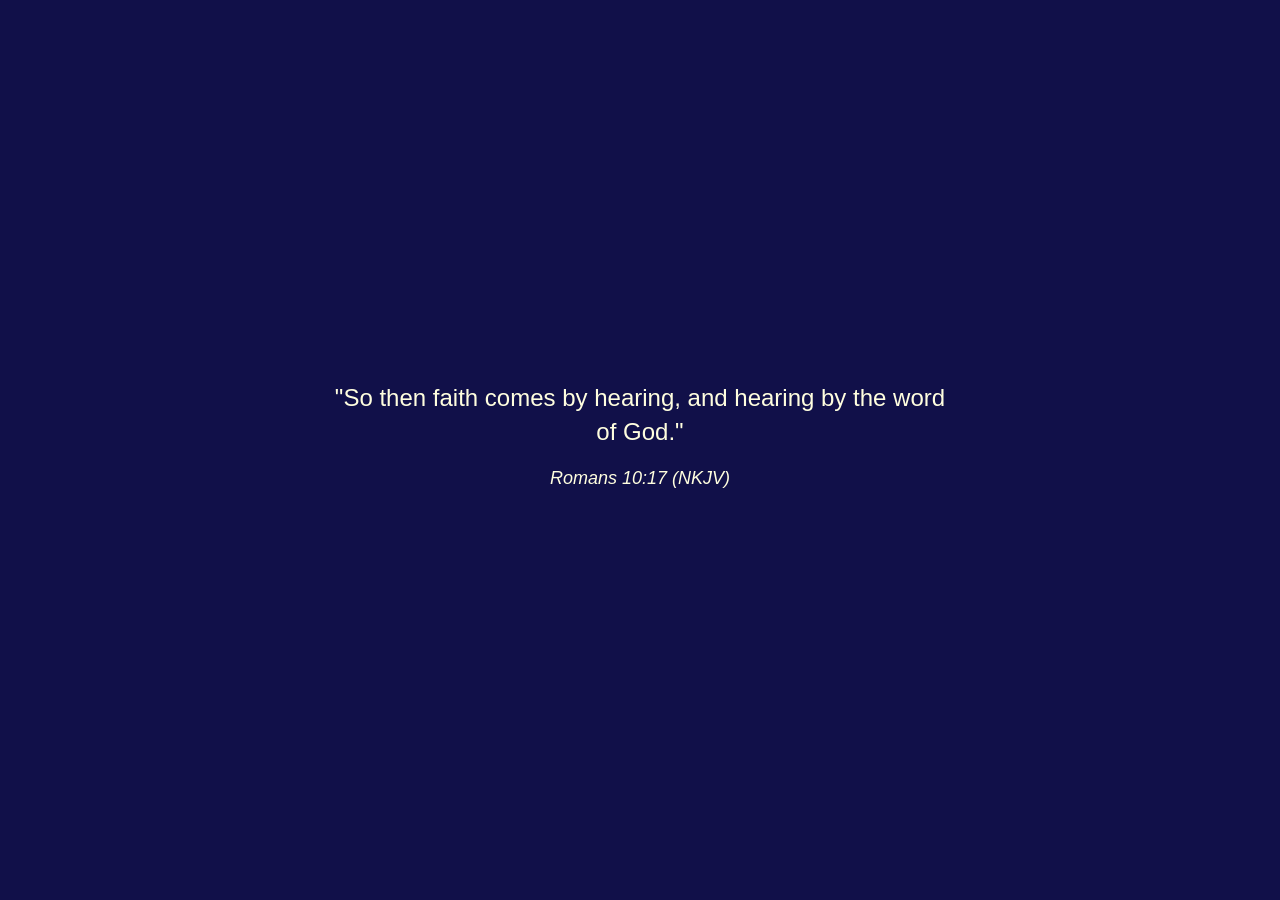
<file: bibleverse.html>
<!DOCTYPE html>
<html lang="en">
<head>
    <meta charset="UTF-8">
    <meta name="viewport" content="width=device-width, initial-scale=1.0">
    <title>Sermons - Rose of Sharon Parish | Intermediary Hub: Jesus Tribe</title>

    <!-- favicons
    ================================================== -->
    <link rel="shortcut icon" type="image/x-icon" href="rccg-logo.png">
    <style>
        body, html {
            margin: 0;
            padding: 0;
            height: 100%;
            font-family: Arial, sans-serif;
            background-color: #111049;
            display: flex;
            justify-content: center;
            align-items: center;
            overflow: hidden;
            color: #fffedf;
        }
        .loader-container {
            display: flex;
            flex-direction: column;
            align-items: center;
            text-align: center;
            max-width: 90%;
            padding: 20px;
            box-sizing: border-box;
        }
        .verse {
            font-size: clamp(16px, 5vw, 24px);
            line-height: 1.4;
            margin-bottom: 20px;
            animation: pulse 2s infinite ease-in-out;
        }
        .reference {
            font-size: clamp(14px, 4vw, 18px);
            font-style: italic;
            margin-bottom: 30px;
        }
        .loader {
            width: 200px;
            height: 4px;
            background-color: #fffedf;
            overflow: hidden;
            position: relative;
        }
        .loader::after {
            content: '';
            display: block;
            width: 40%;
            height: 100%;
            background-color: rgba(255, 255, 255, 0.2);
            position: absolute;
            left: -40%;
            animation: loading 2s infinite ease-in-out;
        }
        @keyframes pulse {
            0%, 100% { transform: scale(1); opacity: 1; }
            50% { transform: scale(1.05); opacity: 0.8; }
        }
        @keyframes loading {
            0% { left: -40%; }
            100% { left: 100%; }
        }
        @keyframes fadeOut {
            0% { opacity: 1; }
            100% { opacity: 0; }
        }
    </style>
</head>
<body>
    <div class="loader-container">
        <div class="verse">"So then faith comes by hearing, and hearing by the word of God."</div>
        <div class="reference">Romans 10:17 (NKJV)</div>
    </div>
    
    <script>
        // Fade out and redirect after animation
        setTimeout(() => {
            document.body.style.animation = 'fadeOut 0.5s ease-out forwards';
            setTimeout(() => {
                window.location.href = "sermons.html";
            }, 500);
        }, 4000);
    </script>
</body>
</html>
</file>
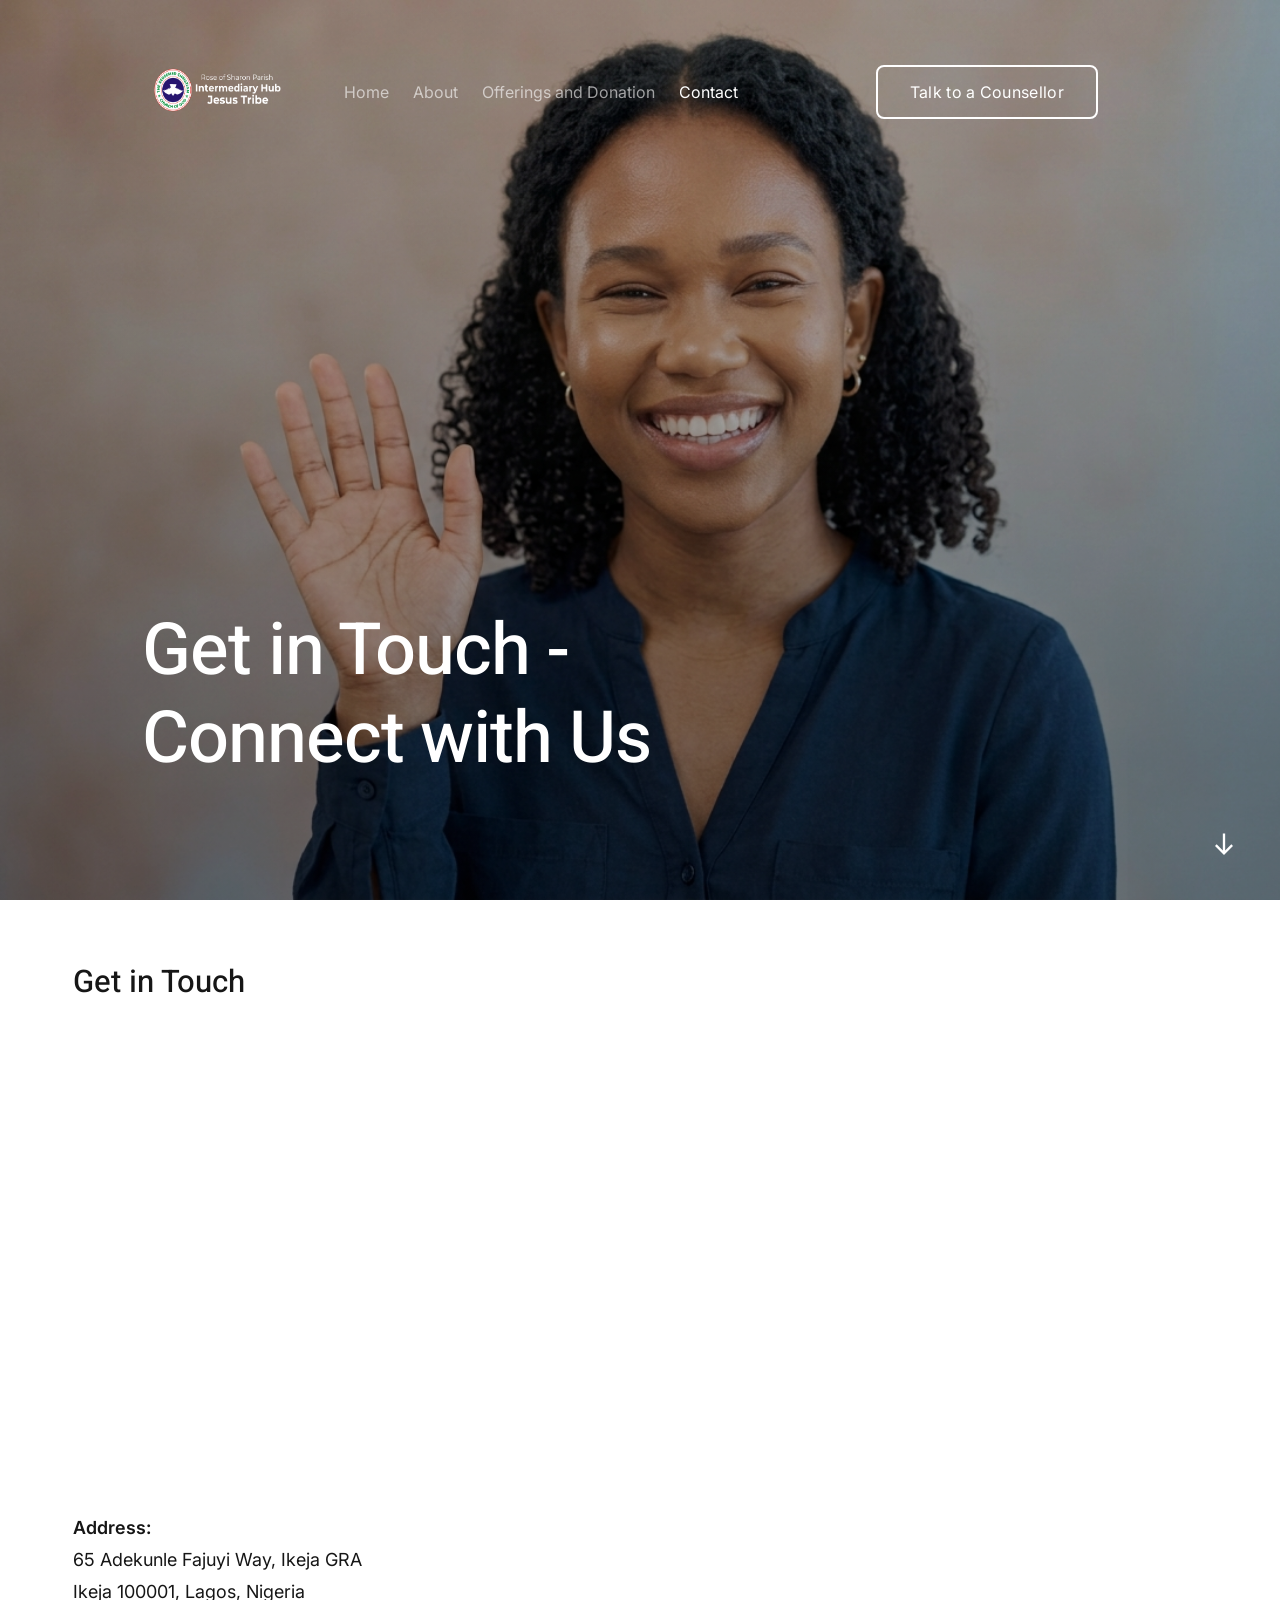
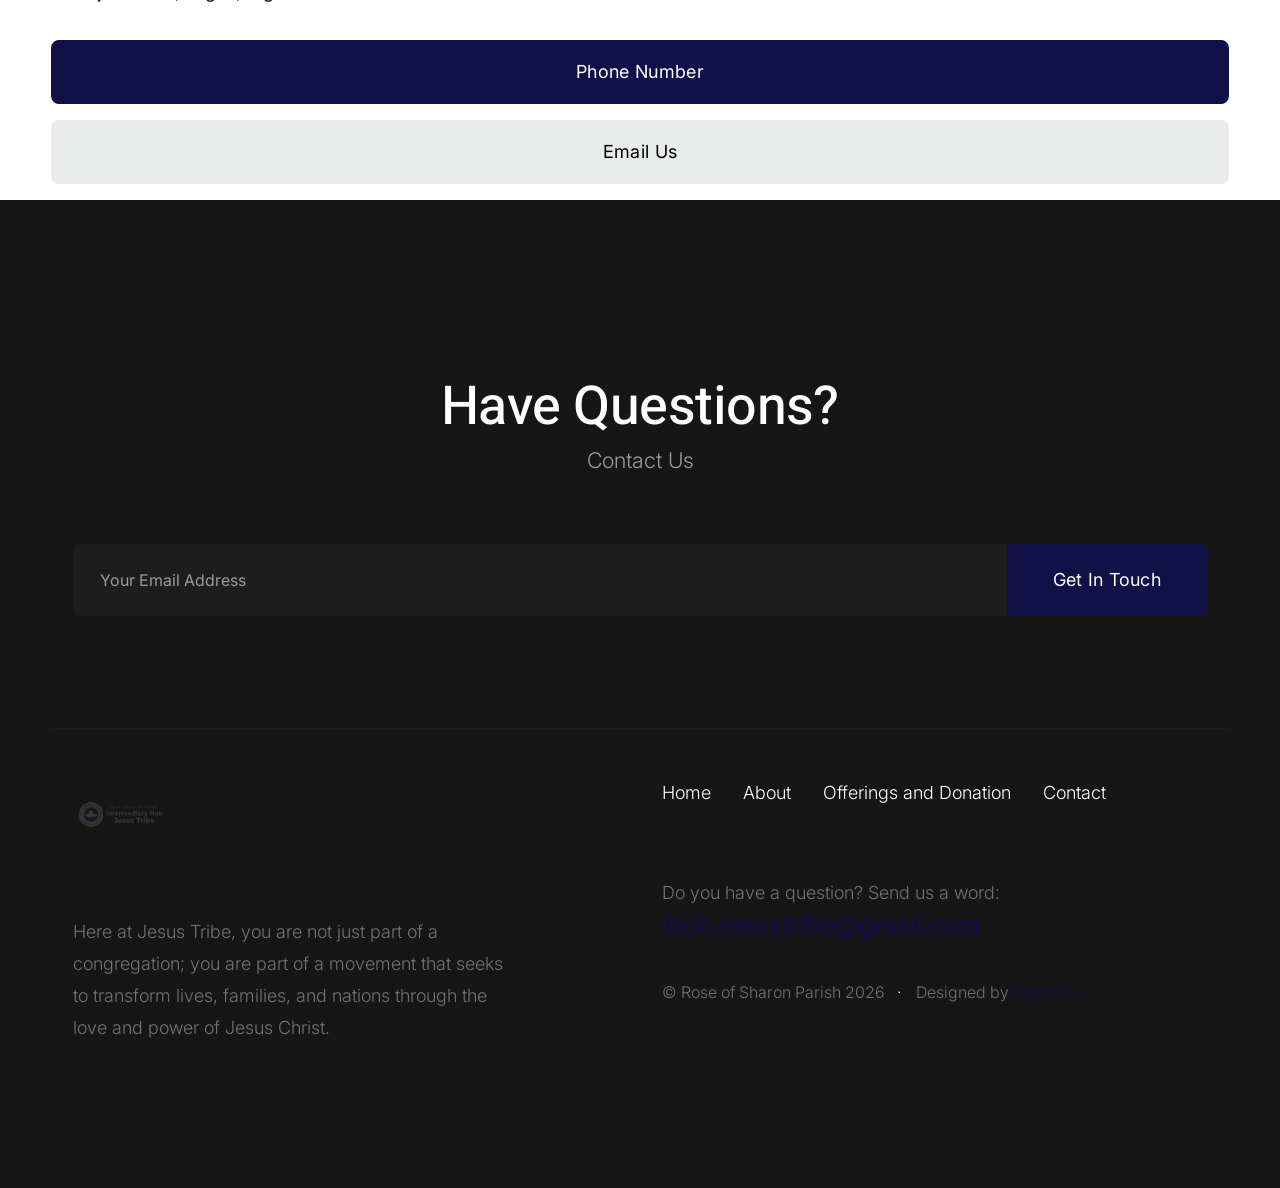
<file: contact.html>
<!DOCTYPE html>
<html lang="en" class="no-js" >
<head>

    <!--- basic page needs
    ================================================== -->
    <meta charset="utf-8">
    <meta name="viewport" content="width=device-width, initial-scale=1">
    <title>Contact Us - Rose of Sharon Parish | Intermediary Hub: Jesus Tribe</title>

   

    <!-- CSS
    ================================================== -->
    <link rel="stylesheet" href="css/vendor.css">
    <link rel="stylesheet" href="css/contact.css">

    <!-- favicons
    ================================================== -->
    <link rel="shortcut icon" type="image/x-icon" href="rccg-logo.png">

    <style>
       
        .team-section {
            background-color: #f3f4f6;
            padding: 3rem 1rem;
        }
        .container {
            max-width: 1200px;
            margin: 0 auto;
        }
        h2 {
            font-size: 1.875rem;
            font-weight: bold;
            text-align: center;
            margin-bottom: 2rem;
        }
        .team-grid {
            display: grid;
            grid-template-columns: repeat(1, 1fr);
            gap: 2rem;
        }
        .team-member {
            background-color: white;
            border-radius: 0.5rem;
            overflow: hidden;
            box-shadow: 0 1px 3px 0 rgba(0, 0, 0, 0.1), 0 1px 2px 0 rgba(0, 0, 0, 0.06);
        }
        .member-image {
            width: 100%;
            padding-top: 100%;
            position: relative;
            overflow: hidden;
        }
        .member-image img {
            position: absolute;
            top: 0;
            left: 0;
            width: 100%;
            height: 100%;
            object-fit: cover;
        }
        .member-info {
            padding: 1.5rem;
            text-align: center;
        }
        .member-name {
            font-size: 1.125rem;
            font-weight: 600;
            margin-bottom: 0.25rem;
        }
        .member-role {
            font-size: 0.875rem;
            color: #6b7280;
        }

        @media (min-width: 768px) {
            .team-grid {
                grid-template-columns: repeat(2, 1fr);
            }
        }

        @media (min-width: 1024px) {
            .team-grid {
                grid-template-columns: repeat(3, 1fr);
            }
        }
    </style>

</head>


<body id="top">

    <!-- page wrap
    ================================================== -->
    <div id="page" class="s-pagewrap">


        <!-- # site header 
        ================================================== -->
        <header class="s-header">

            <div class="row s-header__inner">

                <div class="s-header__block">
                    <div class="s-header__logo">
                        <a class="logo" href="#">
                            <img src="images/rsp_logo.png" alt="Intermediary Hub">
                        </a>
                    </div>

                    <a class="s-header__menu-toggle" href="#0"><span>Menu</span></a>
                </div> <!-- end s-header__block -->

                <nav class="s-header__nav">
                    <ul>
                        <li><a href="index.html">Home</a></li>
                        <li><a href="about.html">About</a></li>
                        <li><a href="offerings.html">Offerings and Donation</a></li>
                    
                        <li class="current"><a href="contact.html">Contact</a></li>
                    </ul>
                </nav>

                <div class="s-header__cta">
                    <a href="counsel_now.html" class="btn btn--stroke s-header__cta-btn">Talk to a Counsellor</a>
                </div>

            </div> <!-- end s-header__inner -->

        </header> <!-- end s-header -->


        <!-- # site-content
        ================================================== -->
        <section id="content" class="s-content">


            <!-- intro
            ----------------------------------------------- -->
            
   <section id="content" class="s-content">
    <!-- intro -->
    <section id="intro" class="s-intro target-section">
        <div class="s-intro__bg"></div>

        <div class="row s-intro__content">
            <div class="column lg-12 s-intro__content-inner">
                <div class="s-intro__content-left">
                    <h1 class="s-intro__content-title">
                        Get in Touch - Connect with Us 
                    </h1>
                </div>
                <div class="s-intro__content-right">
                    <p class="s-intro__content-desc body-text-2">
                        
                    </p> 
                </div>
            </div>
        </div>

        <div class="s-intro__scroll">
            <a href="#form" class="smoothscroll">
                <svg xmlns="http://www.w3.org/2000/svg" width="24" height="24" viewBox="0 0 24 24" style="fill: rgba(0, 0, 0, 1);transform: rotate(270deg);msFilter:progid:DXImageTransform.Microsoft.BasicImage(rotation=3);"><path d="M21 11H6.414l5.293-5.293-1.414-1.414L2.586 12l7.707 7.707 1.414-1.414L6.414 13H21z"></path></svg>
                <span class="u-screen-reader-text">Scroll</span>
            </a>
        </div>
    </section>

    <div class="row">
        <div id="form" class="column lg-12 tab-12">
            <h3 class="u-add-bottom">Get in Touch</h3>
            
            <!-- Embedded Google Map -->
            <div style="margin-bottom: 2rem;">
                <iframe 
                    src="https://www.google.com/maps/embed?pb=!1m18!1m12!1m3!1d3963.2087654321!2d3.3398969!3d6.5799457!2m3!1f0!2f0!3f0!3m2!1i1024!2i768!4f13.1!3m3!1m2!1s0x103b921c5f75287f%3A0x3bf21d64ea2ceda0!2sThe%20Redeemed%20Christian%20Church%20Of%20God%2C%20Rose%20of%20Sharon%20Parish!5e0!3m2!1sen!2sng!4v1234567890123!5m2!1sen!2sng" 
                    width="100%" 
                    height="450" 
                    style="border:0; border-radius: 8px;" 
                    allowfullscreen="" 
                    loading="lazy" 
                    referrerpolicy="no-referrer-when-downgrade">
                </iframe>
            </div>

            <!-- Contact Information -->
            <div style="margin-bottom: 2rem;">
                <p><strong>Address:</strong><br>
                65 Adekunle Fajuyi Way, Ikeja GRA<br>
                Ikeja 100001, Lagos, Nigeria</p>
            </div>
        </div>
        
        <a class="btn btn--primary u-fullwidth" href="tel:+2349119272290">Phone Number</a>
        <a class="btn u-fullwidth" href="mailto:ihub.jesustribe@gmail.com">Email Us</a>
    </div>
</section>

        <!-- # site-footer
        ================================================== -->
        <footer id="colophon" class="s-footer footer">

            <div class="row s-footer__top">
                <div class="column lg-12 text-center">
                    <h2 style="color: white;" class="text-display-1">
                        Have Questions? 
                    </h2>
                    <p class="lead">
                        Contact Us
                    </p>
                </div>
                <div class="column lg-12 s-footer__subscribe">
                    <div class="subscribe-form">
                        <form id="mc-form" action="mailto:ihub.jesustribe@gmail.com" method="post" class="mc-form">
                            <input type="email" name="EMAIL" id="mce-EMAIL" class="u-fullwidth text-center" placeholder="Your Email Address" title="The domain portion of the email address is invalid (the portion after the @)." pattern="^([^\x00-\x20\x22\x28\x29\x2c\x2e\x3a-\x3c\x3e\x40\x5b-\x5d\x7f-\xff]+|\x22([^\x0d\x22\x5c\x80-\xff]|\x5c[\x00-\x7f])*\x22)(\x2e([^\x00-\x20\x22\x28\x29\x2c\x2e\x3a-\x3c\x3e\x40\x5b-\x5d\x7f-\xff]+|\x22([^\x0d\x22\x5c\x80-\xff]|\x5c[\x00-\x7f])*\x22))*\x40([^\x00-\x20\x22\x28\x29\x2c\x2e\x3a-\x3c\x3e\x40\x5b-\x5d\x7f-\xff]+|\x5b([^\x0d\x5b-\x5d\x80-\xff]|\x5c[\x00-\x7f])*\x5d)(\x2e([^\x00-\x20\x22\x28\x29\x2c\x2e\x3a-\x3c\x3e\x40\x5b-\x5d\x7f-\xff]+|\x5b([^\x0d\x5b-\x5d\x80-\xff]|\x5c[\x00-\x7f])*\x5d))*(\.\w{2,})+$" required>
                            <input type="submit" name="contact" value="Get In Touch" class="btn btn--primary u-fullwidth">
                            <!-- <div style="position: absolute; left: -5000px;" aria-hidden="true"><input type="text" name="b_cdb7b577e41181934ed6a6a44_9a91cfe7b3" tabindex="-1" value=""></div> -->
                            <div class="mc-status"></div>
                        </form>
                    </div>
                </div>
            </div>
    
            <div class="row s-footer__bottom">
                <div class="column lg-5 md-6 stack-on-900">
                    <div class="footer__logo">
                        <a href="#">
                            <img src="images/rsp_logo.png" alt="Stride">
                        </a>
                    </div>
    
                    <p>
                        Here at Jesus Tribe, you are not just part of a congregation; you are part of a movement that seeks to transform lives, families, and nations through the love and power of Jesus Christ. 
                    </p>
    
                    <!--
                    <ul class="s-footer__social">

                        <li>
                            <a href="https://www.facebook.com/profile.php?id=61565623891113&mibextid=ZbWKwL">
                                <svg xmlns="http://www.w3.org/2000/svg" x="0px" y="0px" width="50" height="50" viewBox="0 0 50 50">
                                    <path d="M 25 3 C 12.861562 3 3 12.861562 3 25 C 3 36.019135 11.127533 45.138355 21.712891 46.728516 L 22.861328 46.902344 L 22.861328 29.566406 L 17.664062 29.566406 L 17.664062 26.046875 L 22.861328 26.046875 L 22.861328 21.373047 C 22.861328 18.494965 23.551973 16.599417 24.695312 15.410156 C 25.838652 14.220896 27.528004 13.621094 29.878906 13.621094 C 31.758714 13.621094 32.490022 13.734993 33.185547 13.820312 L 33.185547 16.701172 L 30.738281 16.701172 C 29.349697 16.701172 28.210449 17.475903 27.619141 18.507812 C 27.027832 19.539724 26.84375 20.771816 26.84375 22.027344 L 26.84375 26.044922 L 32.966797 26.044922 L 32.421875 29.564453 L 26.84375 29.564453 L 26.84375 46.929688 L 27.978516 46.775391 C 38.71434 45.319366 47 36.126845 47 25 C 47 12.861562 37.138438 3 25 3 z M 25 5 C 36.057562 5 45 13.942438 45 25 C 45 34.729791 38.035799 42.731796 28.84375 44.533203 L 28.84375 31.564453 L 34.136719 31.564453 L 35.298828 24.044922 L 28.84375 24.044922 L 28.84375 22.027344 C 28.84375 20.989871 29.033574 20.060293 29.353516 19.501953 C 29.673457 18.943614 29.981865 18.701172 30.738281 18.701172 L 35.185547 18.701172 L 35.185547 12.009766 L 34.318359 11.892578 C 33.718567 11.811418 32.349197 11.621094 29.878906 11.621094 C 27.175808 11.621094 24.855567 12.357448 23.253906 14.023438 C 21.652246 15.689426 20.861328 18.170128 20.861328 21.373047 L 20.861328 24.046875 L 15.664062 24.046875 L 15.664062 31.566406 L 20.861328 31.566406 L 20.861328 44.470703 C 11.816995 42.554813 5 34.624447 5 25 C 5 13.942438 13.942438 5 25 5 z"></path>
                                    </svg>
                                <span class="u-screen-reader-text">Facebook</span>
                            </a>
                        </li>
    
                        <li>
                            <a href="https://www.instagram.com/invites/contact/?igsh=ompoti9evod1&utm_content=vlzds4b">
                                <svg xmlns="http://www.w3.org/2000/svg" x="0px" y="0px" width="50" height="50" viewBox="0 0 50 50">
                                    <path d="M 16 3 C 8.8324839 3 3 8.8324839 3 16 L 3 34 C 3 41.167516 8.8324839 47 16 47 L 34 47 C 41.167516 47 47 41.167516 47 34 L 47 16 C 47 8.8324839 41.167516 3 34 3 L 16 3 z M 16 5 L 34 5 C 40.086484 5 45 9.9135161 45 16 L 45 34 C 45 40.086484 40.086484 45 34 45 L 16 45 C 9.9135161 45 5 40.086484 5 34 L 5 16 C 5 9.9135161 9.9135161 5 16 5 z M 37 11 A 2 2 0 0 0 35 13 A 2 2 0 0 0 37 15 A 2 2 0 0 0 39 13 A 2 2 0 0 0 37 11 z M 25 14 C 18.936712 14 14 18.936712 14 25 C 14 31.063288 18.936712 36 25 36 C 31.063288 36 36 31.063288 36 25 C 36 18.936712 31.063288 14 25 14 z M 25 16 C 29.982407 16 34 20.017593 34 25 C 34 29.982407 29.982407 34 25 34 C 20.017593 34 16 29.982407 16 25 C 16 20.017593 20.017593 16 25 16 z"></path>
                                    </svg>
                                <span class="u-screen-reader-text">Instagram</span>
                            </a>
                        </li>
                        <li>
                            <a href="tel:+2347080743587">
                                <svg xmlns="http://www.w3.org/2000/svg" x="0px" y="0px" width="50" height="50" viewBox="0 0 50 50">
                                    <path d="M 14 3.9902344 C 8.4886661 3.9902344 4 8.4789008 4 13.990234 L 4 35.990234 C 4 41.501568 8.4886661 45.990234 14 45.990234 L 36 45.990234 C 41.511334 45.990234 46 41.501568 46 35.990234 L 46 13.990234 C 46 8.4789008 41.511334 3.9902344 36 3.9902344 L 14 3.9902344 z M 14 5.9902344 L 36 5.9902344 C 40.430666 5.9902344 44 9.5595687 44 13.990234 L 44 35.990234 C 44 40.4209 40.430666 43.990234 36 43.990234 L 14 43.990234 C 9.5693339 43.990234 6 40.4209 6 35.990234 L 6 13.990234 C 6 9.5595687 9.5693339 5.9902344 14 5.9902344 z M 18.048828 11.035156 C 16.003504 10.946776 14.45113 11.723922 13.474609 12.658203 C 12.986349 13.125343 12.633832 13.625179 12.392578 14.091797 C 12.151324 14.558415 11.998047 14.943108 11.998047 15.443359 C 11.998047 15.398799 11.987059 15.632684 11.980469 15.904297 C 11.973869 16.17591 11.97507 16.542045 12 16.984375 C 12.04996 17.869036 12.199897 19.065677 12.597656 20.484375 C 13.393174 23.321771 15.184446 27.043821 19.070312 30.929688 C 22.95618 34.815554 26.678014 36.606575 29.515625 37.402344 C 30.93443 37.800228 32.130881 37.949937 33.015625 38 C 33.457997 38.02503 33.822105 38.026091 34.09375 38.019531 C 34.365395 38.012931 34.601049 38.001953 34.556641 38.001953 C 35.056892 38.001953 35.441585 37.848676 35.908203 37.607422 C 36.374821 37.366168 36.874657 37.013651 37.341797 36.525391 C 38.276078 35.54887 39.053222 33.996496 38.964844 31.951172 C 38.922907 30.975693 38.381316 30.111858 37.582031 29.599609 C 36.96435 29.203814 36.005458 28.589415 34.753906 27.789062 C 33.301811 26.861299 31.44451 26.795029 29.929688 27.625 L 30.015625 27.582031 L 28.837891 28.087891 L 28.751953 28.148438 C 28.465693 28.349428 28.111154 28.386664 27.789062 28.251953 C 26.886813 27.874649 25.480985 27.133329 24.173828 25.826172 C 22.866671 24.519015 22.125351 23.113186 21.748047 22.210938 C 21.613336 21.888845 21.650568 21.534307 21.851562 21.248047 L 21.912109 21.162109 L 22.417969 19.984375 L 22.375 20.070312 C 23.204764 18.555868 23.140248 16.698619 22.210938 15.246094 C 21.410584 13.994542 20.796186 13.03565 20.400391 12.417969 C 19.888142 11.618684 19.02431 11.077096 18.048828 11.035156 z M 17.962891 13.033203 C 18.243409 13.045263 18.533045 13.209378 18.716797 13.496094 C 19.113001 14.114413 19.727696 15.07377 20.527344 16.324219 C 21.058033 17.153694 21.09533 18.243821 20.621094 19.109375 L 20.597656 19.152344 L 20.115234 20.279297 L 20.214844 20.097656 C 19.623835 20.939396 19.505055 22.032514 19.902344 22.982422 C 20.35304 24.060173 21.214923 25.695392 22.759766 27.240234 C 24.304608 28.785077 25.939827 29.64696 27.017578 30.097656 C 27.967486 30.494945 29.060604 30.376165 29.902344 29.785156 L 29.720703 29.884766 L 30.847656 29.402344 L 30.890625 29.378906 C 31.755801 28.904877 32.845877 28.944375 33.675781 29.474609 L 33.675781 29.472656 C 34.92623 30.272304 35.885587 30.886999 36.503906 31.283203 C 36.790622 31.466955 36.954736 31.756591 36.966797 32.037109 C 37.032417 33.555785 36.504954 34.506599 35.896484 35.142578 C 35.59225 35.460568 35.262335 35.691348 34.990234 35.832031 C 34.718133 35.972715 34.457889 36.001953 34.556641 36.001953 C 34.373232 36.001953 34.276633 36.013981 34.046875 36.019531 C 33.817117 36.025131 33.509144 36.025436 33.128906 36.003906 C 32.368431 35.960876 31.318757 35.831053 30.054688 35.476562 C 27.526547 34.767581 24.137509 33.168759 20.484375 29.515625 C 16.831241 25.862491 15.232169 22.473167 14.523438 19.945312 C 14.169071 18.681386 14.039037 17.631464 13.996094 16.871094 C 13.974624 16.490908 13.974899 16.18286 13.980469 15.953125 C 13.986069 15.72339 13.998047 15.626918 13.998047 15.443359 C 13.998047 15.542109 14.027287 15.281867 14.167969 15.009766 C 14.308652 14.737665 14.539432 14.40775 14.857422 14.103516 C 15.493401 13.495046 16.444215 12.967581 17.962891 13.033203 z"></path>
                                    </svg>
                                <span class="u-screen-reader-text">Phone Number</span>
                            </a>
                        </li>
                        <li>
                            <a href="https://wa.link/qxghxz">
                                <svg xmlns="http://www.w3.org/2000/svg" x="0px" y="0px" width="50" height="50" viewBox="0 0 50 50">
                                    <path d="M 25 2 C 12.309534 2 2 12.309534 2 25 C 2 29.079097 3.1186875 32.88588 4.984375 36.208984 L 2.0371094 46.730469 A 1.0001 1.0001 0 0 0 3.2402344 47.970703 L 14.210938 45.251953 C 17.434629 46.972929 21.092591 48 25 48 C 37.690466 48 48 37.690466 48 25 C 48 12.309534 37.690466 2 25 2 z M 25 4 C 36.609534 4 46 13.390466 46 25 C 46 36.609534 36.609534 46 25 46 C 21.278025 46 17.792121 45.029635 14.761719 43.333984 A 1.0001 1.0001 0 0 0 14.033203 43.236328 L 4.4257812 45.617188 L 7.0019531 36.425781 A 1.0001 1.0001 0 0 0 6.9023438 35.646484 C 5.0606869 32.523592 4 28.890107 4 25 C 4 13.390466 13.390466 4 25 4 z M 16.642578 13 C 16.001539 13 15.086045 13.23849 14.333984 14.048828 C 13.882268 14.535548 12 16.369511 12 19.59375 C 12 22.955271 14.331391 25.855848 14.613281 26.228516 L 14.615234 26.228516 L 14.615234 26.230469 C 14.588494 26.195329 14.973031 26.752191 15.486328 27.419922 C 15.999626 28.087653 16.717405 28.96464 17.619141 29.914062 C 19.422612 31.812909 21.958282 34.007419 25.105469 35.349609 C 26.554789 35.966779 27.698179 36.339417 28.564453 36.611328 C 30.169845 37.115426 31.632073 37.038799 32.730469 36.876953 C 33.55263 36.755876 34.456878 36.361114 35.351562 35.794922 C 36.246248 35.22873 37.12309 34.524722 37.509766 33.455078 C 37.786772 32.688244 37.927591 31.979598 37.978516 31.396484 C 38.003976 31.104927 38.007211 30.847602 37.988281 30.609375 C 37.969311 30.371148 37.989581 30.188664 37.767578 29.824219 C 37.302009 29.059804 36.774753 29.039853 36.224609 28.767578 C 35.918939 28.616297 35.048661 28.191329 34.175781 27.775391 C 33.303883 27.35992 32.54892 26.991953 32.083984 26.826172 C 31.790239 26.720488 31.431556 26.568352 30.914062 26.626953 C 30.396569 26.685553 29.88546 27.058933 29.587891 27.5 C 29.305837 27.918069 28.170387 29.258349 27.824219 29.652344 C 27.819619 29.649544 27.849659 29.663383 27.712891 29.595703 C 27.284761 29.383815 26.761157 29.203652 25.986328 28.794922 C 25.2115 28.386192 24.242255 27.782635 23.181641 26.847656 L 23.181641 26.845703 C 21.603029 25.455949 20.497272 23.711106 20.148438 23.125 C 20.171937 23.09704 20.145643 23.130901 20.195312 23.082031 L 20.197266 23.080078 C 20.553781 22.728924 20.869739 22.309521 21.136719 22.001953 C 21.515257 21.565866 21.68231 21.181437 21.863281 20.822266 C 22.223954 20.10644 22.02313 19.318742 21.814453 18.904297 L 21.814453 18.902344 C 21.828863 18.931014 21.701572 18.650157 21.564453 18.326172 C 21.426943 18.001263 21.251663 17.580039 21.064453 17.130859 C 20.690033 16.232501 20.272027 15.224912 20.023438 14.634766 L 20.023438 14.632812 C 19.730591 13.937684 19.334395 13.436908 18.816406 13.195312 C 18.298417 12.953717 17.840778 13.022402 17.822266 13.021484 L 17.820312 13.021484 C 17.450668 13.004432 17.045038 13 16.642578 13 z M 16.642578 15 C 17.028118 15 17.408214 15.004701 17.726562 15.019531 C 18.054056 15.035851 18.033687 15.037192 17.970703 15.007812 C 17.906713 14.977972 17.993533 14.968282 18.179688 15.410156 C 18.423098 15.98801 18.84317 16.999249 19.21875 17.900391 C 19.40654 18.350961 19.582292 18.773816 19.722656 19.105469 C 19.863021 19.437122 19.939077 19.622295 20.027344 19.798828 L 20.027344 19.800781 L 20.029297 19.802734 C 20.115837 19.973483 20.108185 19.864164 20.078125 19.923828 C 19.867096 20.342656 19.838461 20.445493 19.625 20.691406 C 19.29998 21.065838 18.968453 21.483404 18.792969 21.65625 C 18.639439 21.80707 18.36242 22.042032 18.189453 22.501953 C 18.016221 22.962578 18.097073 23.59457 18.375 24.066406 C 18.745032 24.6946 19.964406 26.679307 21.859375 28.347656 C 23.05276 29.399678 24.164563 30.095933 25.052734 30.564453 C 25.940906 31.032973 26.664301 31.306607 26.826172 31.386719 C 27.210549 31.576953 27.630655 31.72467 28.119141 31.666016 C 28.607627 31.607366 29.02878 31.310979 29.296875 31.007812 L 29.298828 31.005859 C 29.655629 30.601347 30.715848 29.390728 31.224609 28.644531 C 31.246169 28.652131 31.239109 28.646231 31.408203 28.707031 L 31.408203 28.708984 L 31.410156 28.708984 C 31.487356 28.736474 32.454286 29.169267 33.316406 29.580078 C 34.178526 29.990889 35.053561 30.417875 35.337891 30.558594 C 35.748225 30.761674 35.942113 30.893881 35.992188 30.894531 C 35.995572 30.982516 35.998992 31.07786 35.986328 31.222656 C 35.951258 31.624292 35.8439 32.180225 35.628906 32.775391 C 35.523582 33.066746 34.975018 33.667661 34.283203 34.105469 C 33.591388 34.543277 32.749338 34.852514 32.4375 34.898438 C 31.499896 35.036591 30.386672 35.087027 29.164062 34.703125 C 28.316336 34.437036 27.259305 34.092596 25.890625 33.509766 C 23.114812 32.325956 20.755591 30.311513 19.070312 28.537109 C 18.227674 27.649908 17.552562 26.824019 17.072266 26.199219 C 16.592866 25.575584 16.383528 25.251054 16.208984 25.021484 L 16.207031 25.019531 C 15.897202 24.609805 14 21.970851 14 19.59375 C 14 17.077989 15.168497 16.091436 15.800781 15.410156 C 16.132721 15.052495 16.495617 15 16.642578 15 z"></path>
                                </svg>
                                <span class="u-screen-reader-text">WhatsApp</span>
                            </a>
                        </li>
                        <li>
                            <a href="mailto:info@strideenterprise.com">
                                <svg xmlns="http://www.w3.org/2000/svg" x="0px" y="0px" width="80" height="80" viewBox="0 0 80 80">
                                    <path d="M 11.5 14 C 7.925781 14 5.007813 16.914063 5 20.484375 C 5 20.488281 5 20.488281 5 20.492188 C 5 20.496094 5 20.496094 5 20.5 L 5 61.5 C 5 65.078125 7.921875 68 11.5 68 L 68.5 68 C 72.078125 68 75 65.078125 75 61.5 L 75 20.5 C 75 20.496094 75 20.496094 75 20.492188 C 75 20.488281 75 20.488281 75 20.484375 C 74.992188 16.914063 72.074219 14 68.5 14 Z M 11.5 16 L 68.5 16 C 69.445313 16 70.320313 16.289063 71.042969 16.78125 L 70.894531 17.050781 L 71.269531 17.863281 L 72.144531 18.050781 L 72.25 18.003906 C 72.722656 18.71875 73 19.570313 73 20.496094 C 73 20.496094 73 20.496094 73 20.5 C 72.996094 22.132813 72.199219 23.65625 70.859375 24.589844 L 40 46.09375 L 9.140625 24.589844 C 7.800781 23.65625 7.003906 22.132813 7 20.5 C 7 20.496094 7 20.496094 7 20.496094 C 7 19.535156 7.304688 18.652344 7.8125 17.921875 L 8.382813 18.003906 L 9.015625 17.375 L 8.933594 16.800781 C 9.660156 16.300781 10.542969 16 11.5 16 Z M 11.03125 18.394531 L 10.398438 19.03125 L 10.527344 19.917969 L 10.777344 20.164063 L 10.859375 20.222656 L 11.746094 20.347656 L 12.378906 19.71875 L 12.25 18.828125 L 12 18.578125 L 11.921875 18.523438 Z M 68.359375 18.40625 L 68.042969 18.550781 L 67.957031 18.609375 L 67.53125 19.394531 L 67.90625 20.210938 L 68.78125 20.394531 L 69.101563 20.25 L 69.183594 20.191406 L 69.609375 19.40625 L 69.234375 18.59375 Z M 14.394531 20.738281 L 13.761719 21.375 L 13.890625 22.261719 L 14.140625 22.511719 L 14.21875 22.566406 L 15.109375 22.695313 L 15.742188 22.0625 L 15.613281 21.171875 L 15.363281 20.925781 L 15.28125 20.867188 Z M 65 20.75 L 64.675781 20.894531 L 64.59375 20.953125 L 64.167969 21.738281 L 64.542969 22.554688 L 65.417969 22.742188 L 65.738281 22.59375 L 65.820313 22.535156 L 66.25 21.75 L 65.875 20.9375 Z M 17.761719 23.082031 L 17.125 23.71875 L 17.253906 24.605469 L 17.503906 24.855469 L 17.585938 24.910156 L 18.472656 25.039063 L 19.105469 24.40625 L 18.980469 23.519531 L 18.730469 23.269531 L 18.644531 23.214844 Z M 61.632813 23.09375 L 61.3125 23.238281 L 61.230469 23.296875 L 60.800781 24.082031 L 61.175781 24.898438 L 62.054688 25.085938 L 62.375 24.9375 L 62.457031 24.878906 L 62.886719 24.09375 L 62.511719 23.28125 Z M 7 25.363281 C 7.304688 25.679688 7.632813 25.972656 8 26.230469 L 11.976563 29 C 11.433594 29.015625 11 29.457031 11 30 C 11 30.550781 11.449219 31 12 31 C 12.550781 31 13 30.550781 13 30 C 13 29.890625 12.980469 29.78125 12.945313 29.675781 L 40 48.53125 L 67.054688 29.675781 C 67.019531 29.78125 67 29.890625 67 30 C 67 30.550781 67.449219 31 68 31 C 68.550781 31 69 30.550781 69 30 C 69 29.457031 68.566406 29.011719 68.023438 29 L 72 26.230469 C 72.367188 25.972656 72.695313 25.679688 73 25.363281 L 73 61.5 C 73 63.828125 71.253906 65.699219 69 65.949219 C 68.972656 65.417969 68.53125 65 68 65 C 67.449219 65 67 65.449219 67 66 L 13 66 C 13 65.449219 12.550781 65 12 65 C 11.46875 65 11.027344 65.417969 11 65.949219 C 8.746094 65.699219 7 63.828125 7 61.5 Z M 21.125 25.425781 L 20.488281 26.0625 L 20.617188 26.949219 L 20.867188 27.199219 L 20.949219 27.253906 L 21.835938 27.382813 L 22.46875 26.75 L 22.34375 25.863281 L 22.09375 25.613281 L 22.011719 25.558594 Z M 58.269531 25.4375 L 57.949219 25.582031 L 57.867188 25.640625 L 57.4375 26.429688 L 57.8125 27.242188 L 58.691406 27.429688 L 59.011719 27.28125 L 59.09375 27.222656 L 59.519531 26.4375 L 59.144531 25.625 Z M 24.488281 27.769531 L 23.855469 28.40625 L 23.984375 29.292969 L 24.230469 29.542969 L 24.3125 29.597656 L 25.199219 29.730469 L 25.832031 29.09375 L 25.703125 28.207031 L 25.457031 27.957031 L 25.375 27.902344 Z M 54.90625 27.78125 L 54.585938 27.925781 L 54.503906 27.984375 L 54.078125 28.773438 L 54.453125 29.589844 L 55.328125 29.773438 L 55.644531 29.625 L 55.730469 29.570313 L 56.15625 28.78125 L 55.78125 27.96875 Z M 27.851563 30.117188 L 27.21875 30.75 L 27.34375 31.636719 L 27.59375 31.886719 L 27.675781 31.941406 L 28.5625 32.074219 L 29.199219 31.4375 L 29.066406 30.550781 L 28.820313 30.300781 L 28.738281 30.246094 Z M 51.542969 30.125 L 51.222656 30.273438 L 51.140625 30.328125 L 50.714844 31.117188 L 51.089844 31.933594 L 51.964844 32.121094 L 52.28125 31.96875 L 52.363281 31.914063 L 52.792969 31.125 L 52.417969 30.3125 Z M 31.214844 32.460938 L 30.578125 33.09375 L 30.707031 33.980469 L 30.957031 34.230469 L 31.042969 34.285156 L 31.925781 34.417969 L 32.5625 33.78125 L 32.433594 32.894531 L 32.183594 32.644531 L 32.101563 32.589844 Z M 48.179688 32.46875 L 47.859375 32.617188 L 47.777344 32.671875 L 47.347656 33.460938 L 47.722656 34.277344 L 48.597656 34.464844 L 48.921875 34.3125 L 49 34.257813 L 49.429688 33.46875 L 49.054688 32.65625 Z M 12 33 C 11.449219 33 11 33.449219 11 34 C 11 34.550781 11.449219 35 12 35 C 12.550781 35 13 34.550781 13 34 C 13 33.449219 12.550781 33 12 33 Z M 68 33 C 67.449219 33 67 33.449219 67 34 C 67 34.550781 67.449219 35 68 35 C 68.550781 35 69 34.550781 69 34 C 69 33.449219 68.550781 33 68 33 Z M 34.578125 34.804688 L 33.945313 35.4375 L 34.074219 36.328125 L 34.324219 36.574219 L 34.40625 36.628906 L 35.292969 36.761719 L 35.921875 36.125 L 35.796875 35.238281 L 35.546875 34.988281 L 35.464844 34.933594 Z M 44.8125 34.8125 L 44.496094 34.960938 L 44.410156 35.019531 L 43.984375 35.808594 L 44.359375 36.621094 L 45.234375 36.808594 L 45.558594 36.660156 L 45.640625 36.601563 L 46.066406 35.8125 L 45.691406 35 Z M 12 37 C 11.449219 37 11 37.449219 11 38 C 11 38.550781 11.449219 39 12 39 C 12.550781 39 13 38.550781 13 38 C 13 37.449219 12.550781 37 12 37 Z M 68 37 C 67.449219 37 67 37.449219 67 38 C 67 38.550781 67.449219 39 68 39 C 68.550781 39 69 38.550781 69 38 C 69 37.449219 68.550781 37 68 37 Z M 37.941406 37.148438 L 37.308594 37.78125 L 37.4375 38.671875 L 37.6875 38.917969 L 37.765625 38.976563 L 38.65625 39.105469 L 39.289063 38.46875 L 39.160156 37.582031 L 38.910156 37.335938 L 38.828125 37.277344 Z M 41.453125 37.15625 L 41.128906 37.308594 L 41.046875 37.363281 L 40.621094 38.152344 L 40.996094 38.964844 L 41.875 39.152344 L 42.191406 39.003906 L 42.277344 38.949219 L 42.703125 38.160156 L 42.328125 37.34375 Z M 12 41 C 11.449219 41 11 41.449219 11 42 C 11 42.550781 11.449219 43 12 43 C 12.550781 43 13 42.550781 13 42 C 13 41.449219 12.550781 41 12 41 Z M 68 41 C 67.449219 41 67 41.449219 67 42 C 67 42.550781 67.449219 43 68 43 C 68.550781 43 69 42.550781 69 42 C 69 41.449219 68.550781 41 68 41 Z M 12 45 C 11.449219 45 11 45.449219 11 46 C 11 46.550781 11.449219 47 12 47 C 12.550781 47 13 46.550781 13 46 C 13 45.449219 12.550781 45 12 45 Z M 68 45 C 67.449219 45 67 45.449219 67 46 C 67 46.550781 67.449219 47 68 47 C 68.550781 47 69 46.550781 69 46 C 69 45.449219 68.550781 45 68 45 Z M 12 49 C 11.449219 49 11 49.449219 11 50 C 11 50.550781 11.449219 51 12 51 C 12.550781 51 13 50.550781 13 50 C 13 49.449219 12.550781 49 12 49 Z M 68 49 C 67.449219 49 67 49.449219 67 50 C 67 50.550781 67.449219 51 68 51 C 68.550781 51 69 50.550781 69 50 C 69 49.449219 68.550781 49 68 49 Z M 12 53 C 11.449219 53 11 53.449219 11 54 C 11 54.550781 11.449219 55 12 55 C 12.550781 55 13 54.550781 13 54 C 13 53.449219 12.550781 53 12 53 Z M 68 53 C 67.449219 53 67 53.449219 67 54 C 67 54.550781 67.449219 55 68 55 C 68.550781 55 69 54.550781 69 54 C 69 53.449219 68.550781 53 68 53 Z M 12 57 C 11.449219 57 11 57.449219 11 58 C 11 58.550781 11.449219 59 12 59 C 12.550781 59 13 58.550781 13 58 C 13 57.449219 12.550781 57 12 57 Z M 68 57 C 67.449219 57 67 57.449219 67 58 C 67 58.550781 67.449219 59 68 59 C 68.550781 59 69 58.550781 69 58 C 69 57.449219 68.550781 57 68 57 Z M 12 61 C 11.449219 61 11 61.449219 11 62 C 11 62.550781 11.449219 63 12 63 C 12.550781 63 13 62.550781 13 62 C 13 61.449219 12.550781 61 12 61 Z M 68 61 C 67.449219 61 67 61.449219 67 62 C 67 62.550781 67.449219 63 68 63 C 68.550781 63 69 62.550781 69 62 C 69 61.449219 68.550781 61 68 61 Z"></path>
                                </svg>
                                <span class="u-screen-reader-text">Instagram</span>
                            </a>
                        </li>
                    </ul>  

                    -->
                    <!--
                    <ul class="s-footer__social">
                        <li>
                            <a href="">
                                <svg xmlns="http://www.w3.org/2000/svg" width="24" height="24" viewBox="0 0 24 24" style="fill:rgba(0, 0, 0, 1);transform:;-ms-filter:"><path d="M20,3H4C3.447,3,3,3.448,3,4v16c0,0.552,0.447,1,1,1h8.615v-6.96h-2.338v-2.725h2.338v-2c0-2.325,1.42-3.592,3.5-3.592 c0.699-0.002,1.399,0.034,2.095,0.107v2.42h-1.435c-1.128,0-1.348,0.538-1.348,1.325v1.735h2.697l-0.35,2.725h-2.348V21H20 c0.553,0,1-0.448,1-1V4C21,3.448,20.553,3,20,3z"></path></svg>
                                <span class="u-screen-reader-text">Facebook</span>
                            </a>
                        </li>
                        <li>
                            <a href="">
                                <svg xmlns="http://www.w3.org/2000/svg" width="24" height="24" viewBox="0 0 24 24" style="fill:rgba(0, 0, 0, 1);transform:;-ms-filter:"><path d="M19.633,7.997c0.013,0.175,0.013,0.349,0.013,0.523c0,5.325-4.053,11.461-11.46,11.461c-2.282,0-4.402-0.661-6.186-1.809 c0.324,0.037,0.636,0.05,0.973,0.05c1.883,0,3.616-0.636,5.001-1.721c-1.771-0.037-3.255-1.197-3.767-2.793 c0.249,0.037,0.499,0.062,0.761,0.062c0.361,0,0.724-0.05,1.061-0.137c-1.847-0.374-3.23-1.995-3.23-3.953v-0.05 c0.537,0.299,1.16,0.486,1.82,0.511C3.534,9.419,2.823,8.184,2.823,6.787c0-0.748,0.199-1.434,0.548-2.032 c1.983,2.443,4.964,4.04,8.306,4.215c-0.062-0.3-0.1-0.611-0.1-0.923c0-2.22,1.796-4.028,4.028-4.028 c1.16,0,2.207,0.486,2.943,1.272c0.91-0.175,1.782-0.512,2.556-0.973c-0.299,0.935-0.936,1.721-1.771,2.22 c0.811-0.088,1.597-0.312,2.319-0.624C21.104,6.712,20.419,7.423,19.633,7.997z"></path></svg>
                                <span class="u-screen-reader-text">Twitter</span>
                            </a>
                        </li>
                        <li>
                            <a href="">
                                <svg xmlns="http://www.w3.org/2000/svg" width="24" height="24" viewBox="0 0 24 24" style="fill:rgba(0, 0, 0, 1);transform:;-ms-filter:"><path d="M11.999,7.377c-2.554,0-4.623,2.07-4.623,4.623c0,2.554,2.069,4.624,4.623,4.624c2.552,0,4.623-2.07,4.623-4.624 C16.622,9.447,14.551,7.377,11.999,7.377L11.999,7.377z M11.999,15.004c-1.659,0-3.004-1.345-3.004-3.003 c0-1.659,1.345-3.003,3.004-3.003s3.002,1.344,3.002,3.003C15.001,13.659,13.658,15.004,11.999,15.004L11.999,15.004z"></path><circle cx="16.806" cy="7.207" r="1.078"></circle><path d="M20.533,6.111c-0.469-1.209-1.424-2.165-2.633-2.632c-0.699-0.263-1.438-0.404-2.186-0.42 c-0.963-0.042-1.268-0.054-3.71-0.054s-2.755,0-3.71,0.054C7.548,3.074,6.809,3.215,6.11,3.479C4.9,3.946,3.945,4.902,3.477,6.111 c-0.263,0.7-0.404,1.438-0.419,2.186c-0.043,0.962-0.056,1.267-0.056,3.71c0,2.442,0,2.753,0.056,3.71 c0.015,0.748,0.156,1.486,0.419,2.187c0.469,1.208,1.424,2.164,2.634,2.632c0.696,0.272,1.435,0.426,2.185,0.45 c0.963,0.042,1.268,0.055,3.71,0.055s2.755,0,3.71-0.055c0.747-0.015,1.486-0.157,2.186-0.419c1.209-0.469,2.164-1.424,2.633-2.633 c0.263-0.7,0.404-1.438,0.419-2.186c0.043-0.962,0.056-1.267,0.056-3.71s0-2.753-0.056-3.71C20.941,7.57,20.801,6.819,20.533,6.111z M19.315,15.643c-0.007,0.576-0.111,1.147-0.311,1.688c-0.305,0.787-0.926,1.409-1.712,1.711c-0.535,0.199-1.099,0.303-1.67,0.311 c-0.95,0.044-1.218,0.055-3.654,0.055c-2.438,0-2.687,0-3.655-0.055c-0.569-0.007-1.135-0.112-1.669-0.311 c-0.789-0.301-1.414-0.923-1.719-1.711c-0.196-0.534-0.302-1.099-0.311-1.669c-0.043-0.95-0.053-1.218-0.053-3.654 c0-2.437,0-2.686,0.053-3.655c0.007-0.576,0.111-1.146,0.311-1.687c0.305-0.789,0.93-1.41,1.719-1.712 c0.534-0.198,1.1-0.303,1.669-0.311c0.951-0.043,1.218-0.055,3.655-0.055c2.437,0,2.687,0,3.654,0.055 c0.571,0.007,1.135,0.112,1.67,0.311c0.786,0.303,1.407,0.925,1.712,1.712c0.196,0.534,0.302,1.099,0.311,1.669 c0.043,0.951,0.054,1.218,0.054,3.655c0,2.436,0,2.698-0.043,3.654H19.315z"></path></svg>
                                <span class="u-screen-reader-text">Instagram</span>
                            </a>
                        </li>
                    </ul>
                -->
                </div>
    
                <div class="column lg-6 stack-on-900 end">
                    <ul class="s-footer__site-links">
                        <li><a href="index.html">Home</a></li>
                        <li><a href="about.html">About</a></li>
                        <li><a href="offerings.html">Offerings and Donation</a></li>
                    
                        <li><a href="contact.html">Contact</a></li>
                    </ul>
    
                    <p class="s-footer__contact">
                        Do you have a question? Send us a word: <br>
                        <a href="mailto:ihub.jesustribe@gmail.com" class="s-footer__mail-link">ihub.jesustribe@gmail.com</a>
                    </p>
    
                    <div class="ss-copyright">
                        <span>© Rose of Sharon Parish <script>document.write(new Date().getFullYear())</script></span>
                         <span>Designed by <a href="https://www.styleshout.com/">StyleShout</a></span>
                    </div>
                </div>
    
            </div>
    
            <div class="ss-go-top">
                <a class="smoothscroll" title="Back to Top" href="#top">
                    <svg xmlns="http://www.w3.org/2000/svg" width="24" height="24" viewBox="0 0 24 24" style="fill: rgba(0, 0, 0, 1);transform: ;msFilter:;"><path d="M6 4h12v2H6zm5 10v6h2v-6h5l-6-6-6 6z"></path></svg>
                </a>
            </div> <!-- end ss-go-top -->
    
        </footer> <!-- end footer -->


    <!-- Java Script
    ================================================== -->
    <script src="js/plugins.js"></script>
    <script src="js/main.js"></script>

</body>
</html>
</file>
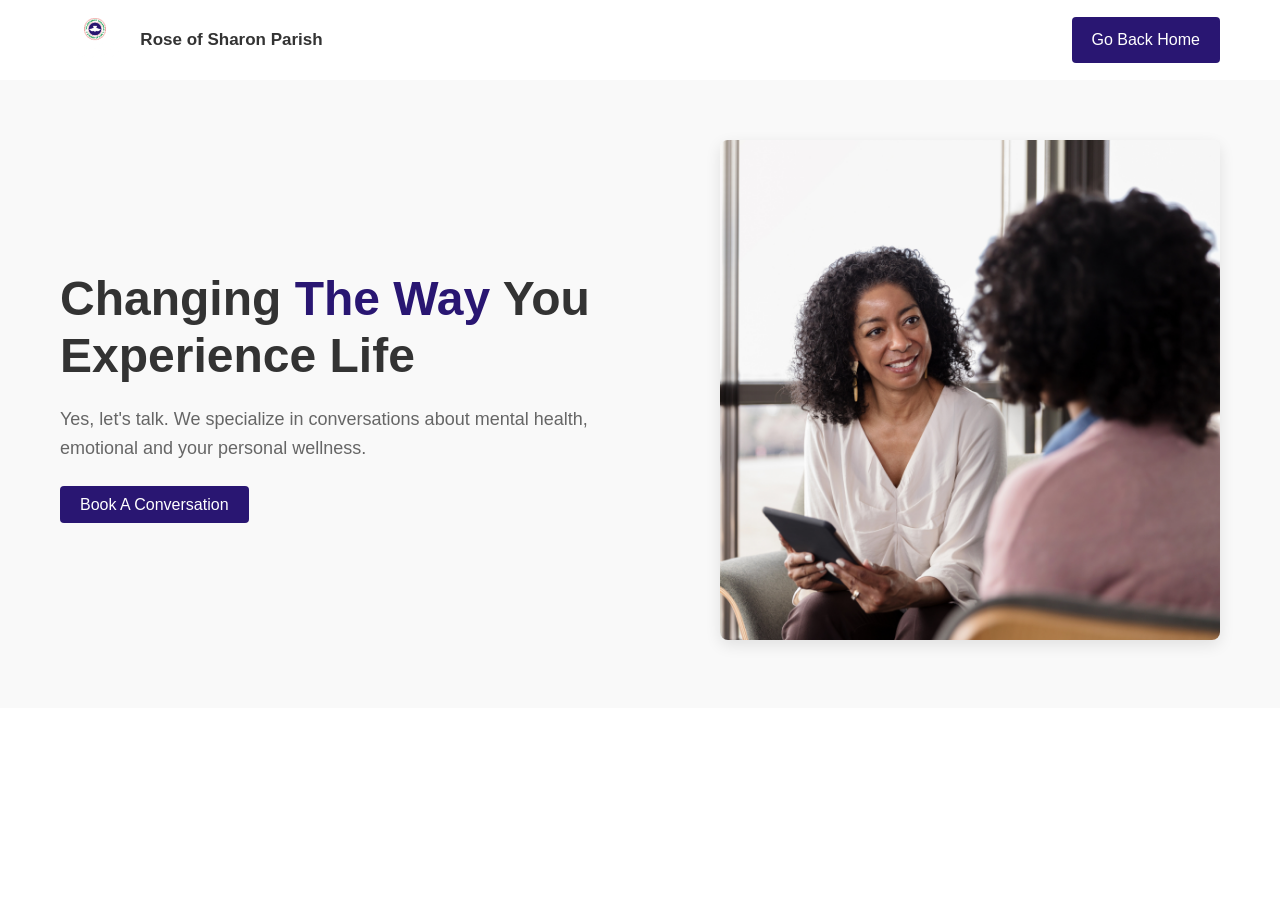
<file: counsel.html>
<!DOCTYPE html>
<html lang="en">
<head>
    <meta charset="UTF-8">
    <meta name="viewport" content="width=device-width, initial-scale=1.0">
    <title>Voice of Hope - Rose of Sharon Parish | Intermediary Hub: Jesus Tribe</title>
    <link rel="shortcut icon" type="image/x-icon" href="rccg-logo.png">
    <style>
        :root {
            --primary-color: #291672;
            --dark-text: #333;
            --light-text: #fff;
            --background-light: #f9f9f9;
            --background-accent: #eef5ee;
        }
        
        * {
            margin: 0;
            padding: 0;
            box-sizing: border-box;
            font-family: 'Segoe UI', Tahoma, Geneva, Verdana, sans-serif;
        }
        
        body {
            line-height: 1.6;
            color: var(--dark-text);
        }
        
        .container {
            max-width: 1200px;
            margin: 0 auto;
            padding: 0 20px;
        }
        
        /* Header */
        header {
            padding: 15px 0;
            background-color: #fff;
            box-shadow: 0 2px 5px rgba(0,0,0,0.05);
        }
        
        .header-content {
            display: flex;
            justify-content: space-between;
            align-items: center;
        }
        
        .logo {
            display: flex;
            align-items: center;
            gap: 10px;
        }
        
        .logo img {
            height: 50px;
        }
        
        .logo h1 {
            font-size: 24px;
            color: var(--dark-text);
            font-weight: 600;
        }
        
        nav ul {
            display: flex;
            list-style: none;
            gap: 30px;
        }
        
        nav a {
            text-decoration: none;
            color: var(--dark-text);
            font-weight: 500;
            transition: all 0.3s ease;
        }
        
        nav a:hover {
            color: var(--primary-color);
        }
        
        .cta-button {
            background-color: var(--primary-color);
            color: var(--light-text);
            padding: 10px 20px;
            border-radius: 4px;
            text-decoration: none;
            font-weight: 500;
            transition: all 0.3s ease;
        }
        
        .cta-button:hover {
            background-color: #1a0274;
        }
        
        /* Hero Section */
        .hero {
            padding: 60px 0;
            background-color: var(--background-light);
            display: flex;
            align-items: center;
            min-height: 500px;
        }
        
        .hero-content {
            display: flex;
            justify-content: space-between;
            align-items: center;
            gap: 40px;
        }
        
        .hero-text {
            flex: 1;
        }
        
        .hero-image {
            flex: 1;
            text-align: right;
        }
        
        .hero-image img {
            width: 100%;
            max-width: 500px;
            border-radius: 8px;
            box-shadow: 0 5px 15px rgba(0,0,0,0.1);
        }
        
        .hero h2 {
            font-size: 48px;
            line-height: 1.2;
            margin-bottom: 20px;
        }
        
        .hero h2 span {
            color: var(--primary-color);
        }
        
        .hero p {
            font-size: 18px;
            margin-bottom: 30px;
            color: #666;
        }
        
        .secondary-button {
            display: inline-flex;
            align-items: center;
            margin-left: 20px;
            text-decoration: none;
            color: var(--dark-text);
            font-weight: 500;
        }
        
        .secondary-button svg {
            margin-right: 8px;
            fill: var(--primary-color);
        }
        
        /* Connect With Us Section */
        .connect-section {
            padding: 80px 0;
            background-color: var(--background-accent);
            text-align: center;
        }
        
        .connect-section h2 {
            font-size: 36px;
            margin-bottom: 30px;
        }
        
        .connect-options {
            display: flex;
            justify-content: center;
            gap: 30px;
            margin-top: 40px;
        }
        
        .connect-card {
            background-color: #fff;
            border-radius: 8px;
            padding: 30px;
            box-shadow: 0 5px 15px rgba(0,0,0,0.05);
            transition: all 0.3s ease;
            width: 300px;
            text-align: center;
        }
        
        .connect-card:hover {
            transform: translateY(-5px);
            box-shadow: 0 10px 20px rgba(0,0,0,0.1);
        }
        
        .connect-card .icon {
            background-color: var(--background-accent);
            width: 80px;
            height: 80px;
            border-radius: 50%;
            display: flex;
            align-items: center;
            justify-content: center;
            margin: 0 auto 20px;
        }
        
        .connect-card .icon svg {
            width: 40px;
            height: 40px;
            fill: var(--primary-color);
        }
        
        .connect-card h3 {
            font-size: 20px;
            margin-bottom: 15px;
        }
        
        .connect-card p {
            margin-bottom: 20px;
            color: #666;
        }
        
        .connect-button {
            display: inline-block;
            padding: 10px 20px;
            background-color: var(--primary-color);
            color: var(--light-text);
            text-decoration: none;
            border-radius: 4px;
            font-weight: 500;
            transition: all 0.3s ease;
        }
        
        .connect-button:hover {
            background-color: #6aa16b;
        }
        
        /* Help Section */
        .help-section {
            padding: 80px 0;
            text-align: center;
        }
        
        .help-section h2 {
            font-size: 36px;
            margin-bottom: 20px;
        }
        
        .help-section p {
            max-width: 700px;
            margin: 0 auto;
            color: #666;
        }
        
        /* Footer */
        footer {
            background-color: #333;
            color: #fff;
            padding: 40px 0;
        }
        
        .social-links {
            display: flex;
            gap: 15px;
            margin-bottom: 20px;
        }
        
        .social-links a {
            display: flex;
            align-items: center;
            justify-content: center;
            width: 40px;
            height: 40px;
            background-color: rgba(255,255,255,0.1);
            border-radius: 50%;
            transition: all 0.3s ease;
        }
        
        .social-links a:hover {
            background-color: var(--primary-color);
        }
        
        .social-links svg {
            width: 20px;
            height: 20px;
            fill: #fff;
        }
        
        .footer-content {
            display: flex;
            justify-content: space-between;
            flex-wrap: wrap;
            gap: 40px;
        }
        
        .footer-column {
            flex: 1;
            min-width: 200px;
        }
        
        .footer-column h3 {
            margin-bottom: 20px;
            font-size: 18px;
        }
        
        .footer-column ul {
            list-style: none;
        }
        
        .footer-column li {
            margin-bottom: 10px;
        }
        
        .footer-column a {
            color: #ccc;
            text-decoration: none;
            transition: all 0.3s ease;
        }
        
        .footer-column a:hover {
            color: #fff;
        }
        
        .copyright {
            margin-top: 40px;
            padding-top: 20px;
            border-top: 1px solid rgba(255,255,255,0.1);
            text-align: center;
            color: #aaa;
            font-size: 14px;
        }
        
        @media (max-width: 768px) {
            nav ul {
                display: none;
            }
            
            .hero-content {
                flex-direction: column;
                text-align: center;
            }
            
            .hero-image {
                order: -1;
            }
            
            .connect-options {
                flex-direction: column;
                align-items: center;
            }
            
            .connect-card {
                width: 100%;
                max-width: 350px;
            }
            
            .footer-content {
                flex-direction: column;
                gap: 30px;
            }
        }
    </style>
</head>
<body>
    <header>
        <div class="container header-content">
            <div class="logo">
                <img src="images/rccg_single.png" alt="">
                <h1 style="font-size: 17px;">Rose of Sharon Parish</h1>
            </div>
            <nav>
                
            </nav>
            <a href="index.html" class="cta-button">Go Back Home</a>
        </div>
    </header>

    <section class="hero">
        <div class="container hero-content">
            <div class="hero-text">
                <h2>Changing <span>The Way</span> You Experience Life</h2>
                <p>Yes, let's talk. We specialize in conversations about mental health, emotional and your personal wellness.</p>
                <a href="counsel_choice.html" class="cta-button">Book A Conversation</a>
                
            </div>
            <div class="hero-image">
                <img src="images/counsell_.png" alt="counsellors">
            </div>
        </div>
    </section>

    

   
</body>
</html>
</file>
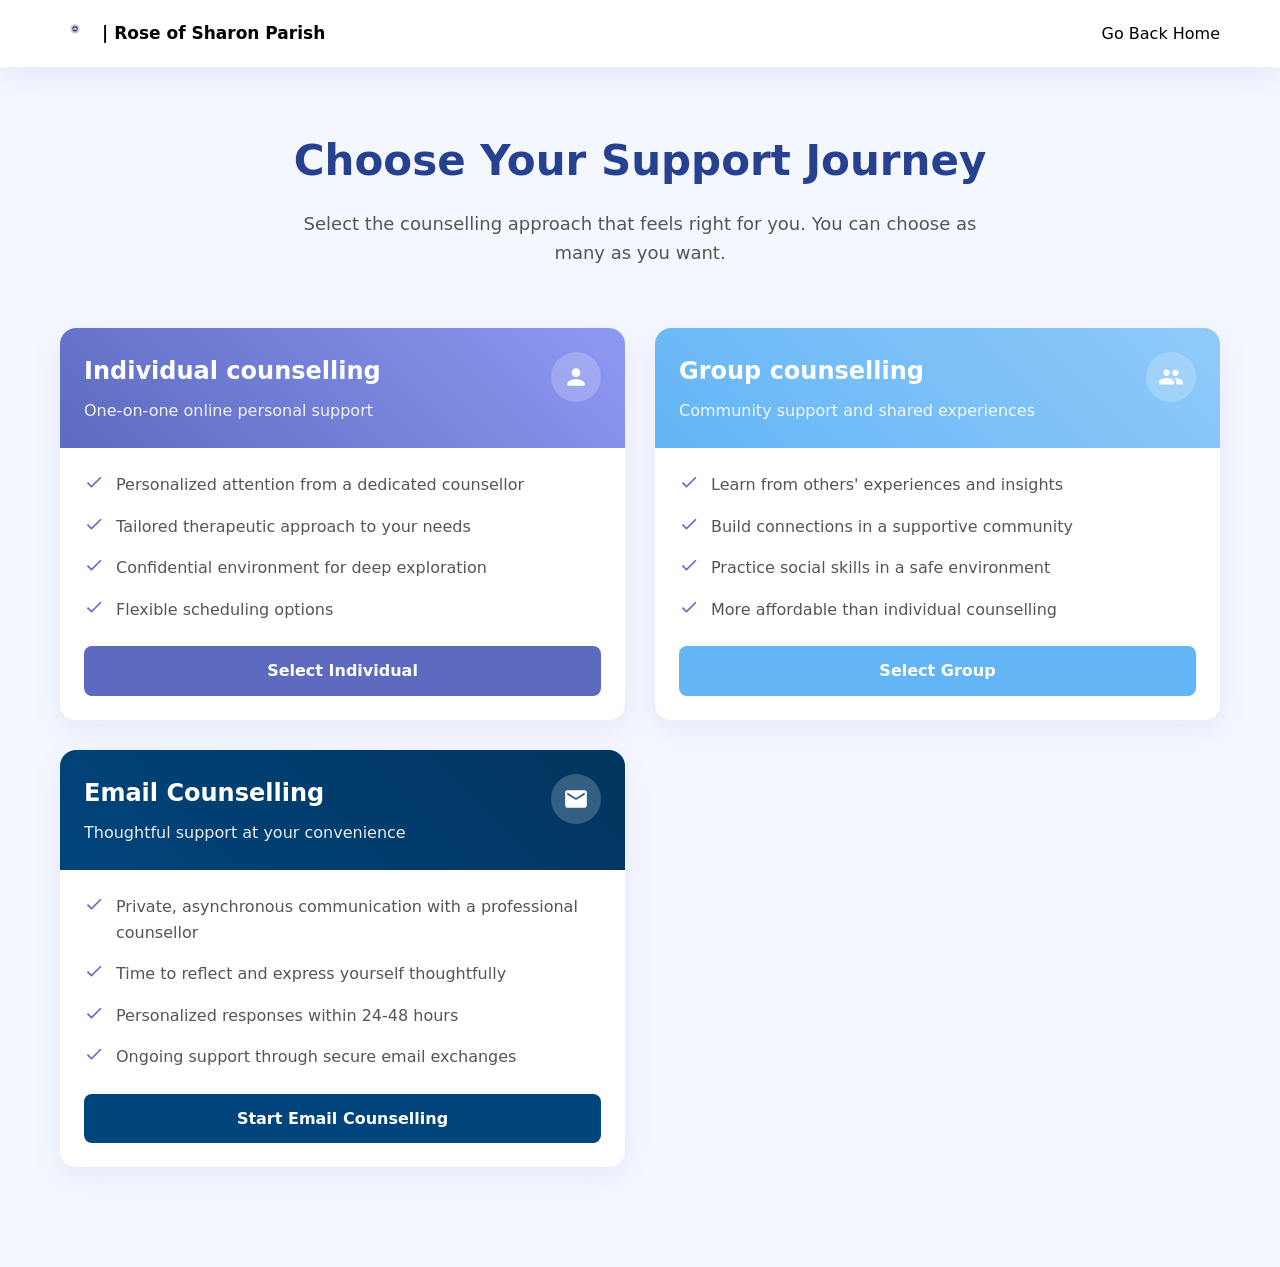
<file: counsel_choice.html>
<!DOCTYPE html>
<html lang="en">
<head>
    <meta charset="UTF-8">
    <meta name="viewport" content="width=device-width, initial-scale=1.0">
    <title>Choose Your Path</title>
    <link rel="shortcut icon" type="image/x-icon" href="rccg-logo.png">
    <style>
        :root {
            --primary-color: #5c6bc0;
            --primary-light: #8e99f3;
            --primary-dark: #26418f;
            --accent-color: #64b5f6;
            --success-color: #66bb6a;
            --warning-color: #ffa726;
            --dark-text: #333333;
            --medium-text: #555555;
            --light-text: #ffffff;
            --background-light: #f5f7ff;
            --background-white: #ffffff;
            --shadow-soft: 0 10px 30px rgba(92, 107, 192, 0.1);
            --shadow-medium: 0 15px 35px rgba(92, 107, 192, 0.15);
            --transition: all 0.3s ease;
        }

        * {
            margin: 0;
            padding: 0;
            box-sizing: border-box;
            font-family: 'Segoe UI', system-ui, -apple-system, sans-serif;
        }

        body {
            background-color: var(--background-light);
            color: var(--dark-text);
            line-height: 1.6;
            min-height: 100vh;
            display: flex;
            flex-direction: column;
        }

        .container {
            width: 100%;
            max-width: 1200px;
            margin: 0 auto;
            padding: 0 20px;
        }

        /* Header */
        header {
            background-color: var(--background-white);
            box-shadow: var(--shadow-soft);
            padding: 20px 0;
            position: relative;
            z-index: 10;
        }

        .header-container {
            display: flex;
            justify-content: space-between;
            align-items: center;
        }

        .logo {
            display: flex;
            align-items: center;
            gap: 12px;
        }

        .logo svg {
            width: 40px;
            height: 40px;
        }

        .logo-text {
            font-size: 24px;
            font-weight: 600;
            color: var(--primary-dark);
        }

        /* Main content */
        main {
            flex: 1;
            padding: 60px 0;
        }

        .options-header {
            text-align: center;
            margin-bottom: 60px;
        }

        .options-header h1 {
            font-size: 42px;
            font-weight: 700;
            color: var(--primary-dark);
            margin-bottom: 16px;
        }

        .options-header p {
            font-size: 18px;
            color: var(--medium-text);
            max-width: 700px;
            margin: 0 auto;
        }

        /* Options Layout */
        .options-grid {
            display: grid;
            grid-template-columns: repeat(2, 1fr);
            gap: 30px;
            margin-bottom: 40px;
        }

        .option-card {
            background-color: var(--background-white);
            border-radius: 16px;
            box-shadow: var(--shadow-soft);
            overflow: hidden;
            transition: var(--transition);
            position: relative;
            height: 100%;
        }

        .option-card:hover {
            transform: translateY(-5px);
            box-shadow: var(--shadow-medium);
        }

        .option-header {
            padding: 24px;
            background: linear-gradient(45deg, var(--primary-color), var(--primary-light));
            color: var(--light-text);
            position: relative;
        }

        .option-header h2 {
            font-size: 24px;
            font-weight: 600;
            margin-bottom: 8px;
        }

        .option-subheader {
            font-size: 16px;
            opacity: 0.9;
        }

        .option-icon {
            position: absolute;
            top: 24px;
            right: 24px;
            width: 50px;
            height: 50px;
            background-color: rgba(255, 255, 255, 0.2);
            border-radius: 50%;
            display: flex;
            align-items: center;
            justify-content: center;
        }

        .option-icon svg {
            width: 26px;
            height: 26px;
            fill: var(--light-text);
        }

        .option-content {
            padding: 24px;
        }

        .option-features {
            list-style: none;
            margin-bottom: 24px;
        }

        .option-features li {
            display: flex;
            align-items: flex-start;
            margin-bottom: 16px;
            font-size: 16px;
            color: var(--medium-text);
        }

        .option-features li svg {
            width: 20px;
            height: 20px;
            margin-right: 12px;
            flex-shrink: 0;
            fill: var(--primary-color);
        }

        .option-select {
            background-color: var(--primary-color);
            color: var(--light-text);
            border: none;
            border-radius: 8px;
            padding: 12px 24px;
            font-size: 16px;
            font-weight: 600;
            cursor: pointer;
            transition: var(--transition);
            width: 100%;
            text-align: center;
            display: block;
            text-decoration: none;
        }

        .option-select:hover {
            background-color: var(--primary-dark);
        }

        /* Format selector */
        .format-section {
            margin-top: 60px;
            text-align: center;
        }

        .format-section h2 {
            font-size: 32px;
            color: var(--primary-dark);
            margin-bottom: 20px;
        }

        .format-section p {
            font-size: 18px;
            color: var(--medium-text);
            max-width: 700px;
            margin: 0 auto 40px;
        }

        .format-options {
            display: flex;
            justify-content: center;
            gap: 30px;
            flex-wrap: wrap;
        }

        .format-card {
            background-color: var(--background-white);
            border-radius: 16px;
            box-shadow: var(--shadow-soft);
            padding: 24px;
            width: 280px;
            text-align: center;
            transition: var(--transition);
            cursor: pointer;
            border: 2px solid transparent;
        }

        .format-card:hover {
            transform: translateY(-5px);
            box-shadow: var(--shadow-medium);
        }

        .format-card.selected {
            border-color: var(--primary-color);
        }

        .format-icon {
            width: 60px;
            height: 60px;
            background-color: var(--primary-light);
            border-radius: 50%;
            display: flex;
            align-items: center;
            justify-content: center;
            margin: 0 auto 20px;
        }

        .format-icon svg {
            width: 32px;
            height: 32px;
            fill: var(--light-text);
        }

        .format-card h3 {
            font-size: 20px;
            margin-bottom: 12px;
            color: var(--primary-dark);
        }

        .format-card p {
            font-size: 16px;
            color: var(--medium-text);
            margin-bottom: 0;
        }

        /* Continue button */
        .continue-container {
            text-align: center;
            margin-top: 60px;
        }

        .continue-btn {
            background-color: var(--success-color);
            color: var(--light-text);
            border: none;
            border-radius: 8px;
            padding: 14px 32px;
            font-size: 18px;
            font-weight: 600;
            cursor: pointer;
            transition: var(--transition);
            display: inline-flex;
            align-items: center;
            gap: 10px;
        }

        .continue-btn:hover {
            background-color: #4caf50;
            transform: translateY(-2px);
        }

        .continue-btn svg {
            width: 20px;
            height: 20px;
        }

        /* Responsive styles */
        @media (max-width: 900px) {
            .options-grid {
                grid-template-columns: 1fr;
            }
            
            .options-header h1 {
                font-size: 32px;
            }
            
            .format-options {
                flex-direction: column;
                align-items: center;
            }
            
            .format-card {
                width: 100%;
                max-width: 400px;
            }
        }
    </style>
</head>
<body>
    <header>
        <div class="container header-container">
            <div class="logo">
               <img style="width: 30px;" src="images/rccg_single.png" alt="">
                <span style="color: black; font-size: 17px;" class="logo-text">| Rose of Sharon Parish</span>
            </div>
            <a style="color: #000000; text-decoration: none;" href="counsel.html" class="cta-button">Go Back Home</a>
        </div>
    </header>

    <main>
        <div class="container">
            <div class="options-header">
                <h1>Choose Your Support Journey</h1>
                <p>Select the counselling approach that feels right for you. You can choose as many as you want.</p>
            </div>

            <div class="options-grid">
                <!-- Option 1: Individual counselling -->
                <div class="option-card">
                    <div class="option-header">
                        <h2>Individual counselling</h2>
                        <p class="option-subheader">One-on-one online personal support</p>
                        <div class="option-icon">
                            <svg viewBox="0 0 24 24" xmlns="http://www.w3.org/2000/svg">
                                <path d="M12 12C14.21 12 16 10.21 16 8C16 5.79 14.21 4 12 4C9.79 4 8 5.79 8 8C8 10.21 9.79 12 12 12ZM12 14C9.33 14 4 15.34 4 18V20H20V18C20 15.34 14.67 14 12 14Z"/>
                            </svg>
                        </div>
                    </div>
                    <div class="option-content">
                        <ul class="option-features">
                            <li>
                                <svg viewBox="0 0 24 24" xmlns="http://www.w3.org/2000/svg">
                                    <path d="M9 16.17L4.83 12L3.41 13.41L9 19L21 7L19.59 5.59L9 16.17Z"/>
                                </svg>
                                Personalized attention from a dedicated counsellor
                            </li>
                            <li>
                                <svg viewBox="0 0 24 24" xmlns="http://www.w3.org/2000/svg">
                                    <path d="M9 16.17L4.83 12L3.41 13.41L9 19L21 7L19.59 5.59L9 16.17Z"/>
                                </svg>
                                Tailored therapeutic approach to your needs
                            </li>
                            <li>
                                <svg viewBox="0 0 24 24" xmlns="http://www.w3.org/2000/svg">
                                    <path d="M9 16.17L4.83 12L3.41 13.41L9 19L21 7L19.59 5.59L9 16.17Z"/>
                                </svg>
                                Confidential environment for deep exploration
                            </li>
                            <li>
                                <svg viewBox="0 0 24 24" xmlns="http://www.w3.org/2000/svg">
                                    <path d="M9 16.17L4.83 12L3.41 13.41L9 19L21 7L19.59 5.59L9 16.17Z"/>
                                </svg>
                                Flexible scheduling options
                            </li>
                        </ul>
                        <a href="#" class="option-select">Select Individual</a>
                    </div>
                </div>

                <!-- Option 2: Group counselling -->
                <div class="option-card">
                    <div class="option-header" style="background: linear-gradient(45deg, #64b5f6, #90caf9);">
                        <h2>Group counselling</h2>
                        <p class="option-subheader">Community support and shared experiences</p>
                        <div class="option-icon">
                            <svg viewBox="0 0 24 24" xmlns="http://www.w3.org/2000/svg">
                                <path d="M16 11C17.66 11 18.99 9.66 18.99 8C18.99 6.34 17.66 5 16 5C14.34 5 13 6.34 13 8C13 9.66 14.34 11 16 11ZM8 11C9.66 11 10.99 9.66 10.99 8C10.99 6.34 9.66 5 8 5C6.34 5 5 6.34 5 8C5 9.66 6.34 11 8 11ZM8 13C5.67 13 1 14.17 1 16.5V19H15V16.5C15 14.17 10.33 13 8 13ZM16 13C15.71 13 15.38 13.02 15.03 13.05C16.19 13.89 17 15.02 17 16.5V19H23V16.5C23 14.17 18.33 13 16 13Z"/>
                            </svg>
                        </div>
                    </div>
                    <div class="option-content">
                        <ul class="option-features">
                            <li>
                                <svg viewBox="0 0 24 24" xmlns="http://www.w3.org/2000/svg">
                                    <path d="M9 16.17L4.83 12L3.41 13.41L9 19L21 7L19.59 5.59L9 16.17Z"/>
                                </svg>
                                Learn from others' experiences and insights
                            </li>
                            <li>
                                <svg viewBox="0 0 24 24" xmlns="http://www.w3.org/2000/svg">
                                    <path d="M9 16.17L4.83 12L3.41 13.41L9 19L21 7L19.59 5.59L9 16.17Z"/>
                                </svg>
                                Build connections in a supportive community
                            </li>
                            <li>
                                <svg viewBox="0 0 24 24" xmlns="http://www.w3.org/2000/svg">
                                    <path d="M9 16.17L4.83 12L3.41 13.41L9 19L21 7L19.59 5.59L9 16.17Z"/>
                                </svg>
                                Practice social skills in a safe environment
                            </li>
                            <li>
                                <svg viewBox="0 0 24 24" xmlns="http://www.w3.org/2000/svg">
                                    <path d="M9 16.17L4.83 12L3.41 13.41L9 19L21 7L19.59 5.59L9 16.17Z"/>
                                </svg>
                                More affordable than individual counselling
                            </li>
                        </ul>
                        <a href="#" class="option-select" style="background-color: #64b5f6;">Select Group</a>
                    </div>
                </div>

                <!-- Option 3: Crisis Support -->
                <div class="option-card">
                    <div class="option-header" style="background: linear-gradient(45deg, #00447c, #03355f);">
                        <h2>Email Counselling</h2>
                        <p class="option-subheader">Thoughtful support at your convenience</p>
                        <div class="option-icon">
                            <svg viewBox="0 0 24 24" xmlns="http://www.w3.org/2000/svg">
                                <path d="M20 4H4c-1.1 0-1.99.9-1.99 2L2 18c0 1.1.9 2 2 2h16c1.1 0 2-.9 2-2V6c0-1.1-.9-2-2-2zm0 4l-8 5-8-5V6l8 5 8-5v2z"/>
                            </svg>
                        </div>
                    </div>
                    <div class="option-content">
                        <ul class="option-features">
                            <li>
                                <svg viewBox="0 0 24 24" xmlns="http://www.w3.org/2000/svg">
                                    <path d="M9 16.17L4.83 12L3.41 13.41L9 19L21 7L19.59 5.59L9 16.17Z"/>
                                </svg>
                                Private, asynchronous communication with a professional counsellor
                            </li>
                            <li>
                                <svg viewBox="0 0 24 24" xmlns="http://www.w3.org/2000/svg">
                                    <path d="M9 16.17L4.83 12L3.41 13.41L9 19L21 7L19.59 5.59L9 16.17Z"/>
                                </svg>
                                Time to reflect and express yourself thoughtfully
                            </li>
                            <li>
                                <svg viewBox="0 0 24 24" xmlns="http://www.w3.org/2000/svg">
                                    <path d="M9 16.17L4.83 12L3.41 13.41L9 19L21 7L19.59 5.59L9 16.17Z"/>
                                </svg>
                                Personalized responses within 24-48 hours
                            </li>
                            <li>
                                <svg viewBox="0 0 24 24" xmlns="http://www.w3.org/2000/svg">
                                    <path d="M9 16.17L4.83 12L3.41 13.41L9 19L21 7L19.59 5.59L9 16.17Z"/>
                                </svg>
                                Ongoing support through secure email exchanges
                            </li>
                        </ul>
                        <a href="#" class="option-select" style="background-color: #00447c;">Start Email Counselling</a>
                    </div>
                </div>

                
            </div>

            </div>
            </main>
            </body>
            </html>
</file>
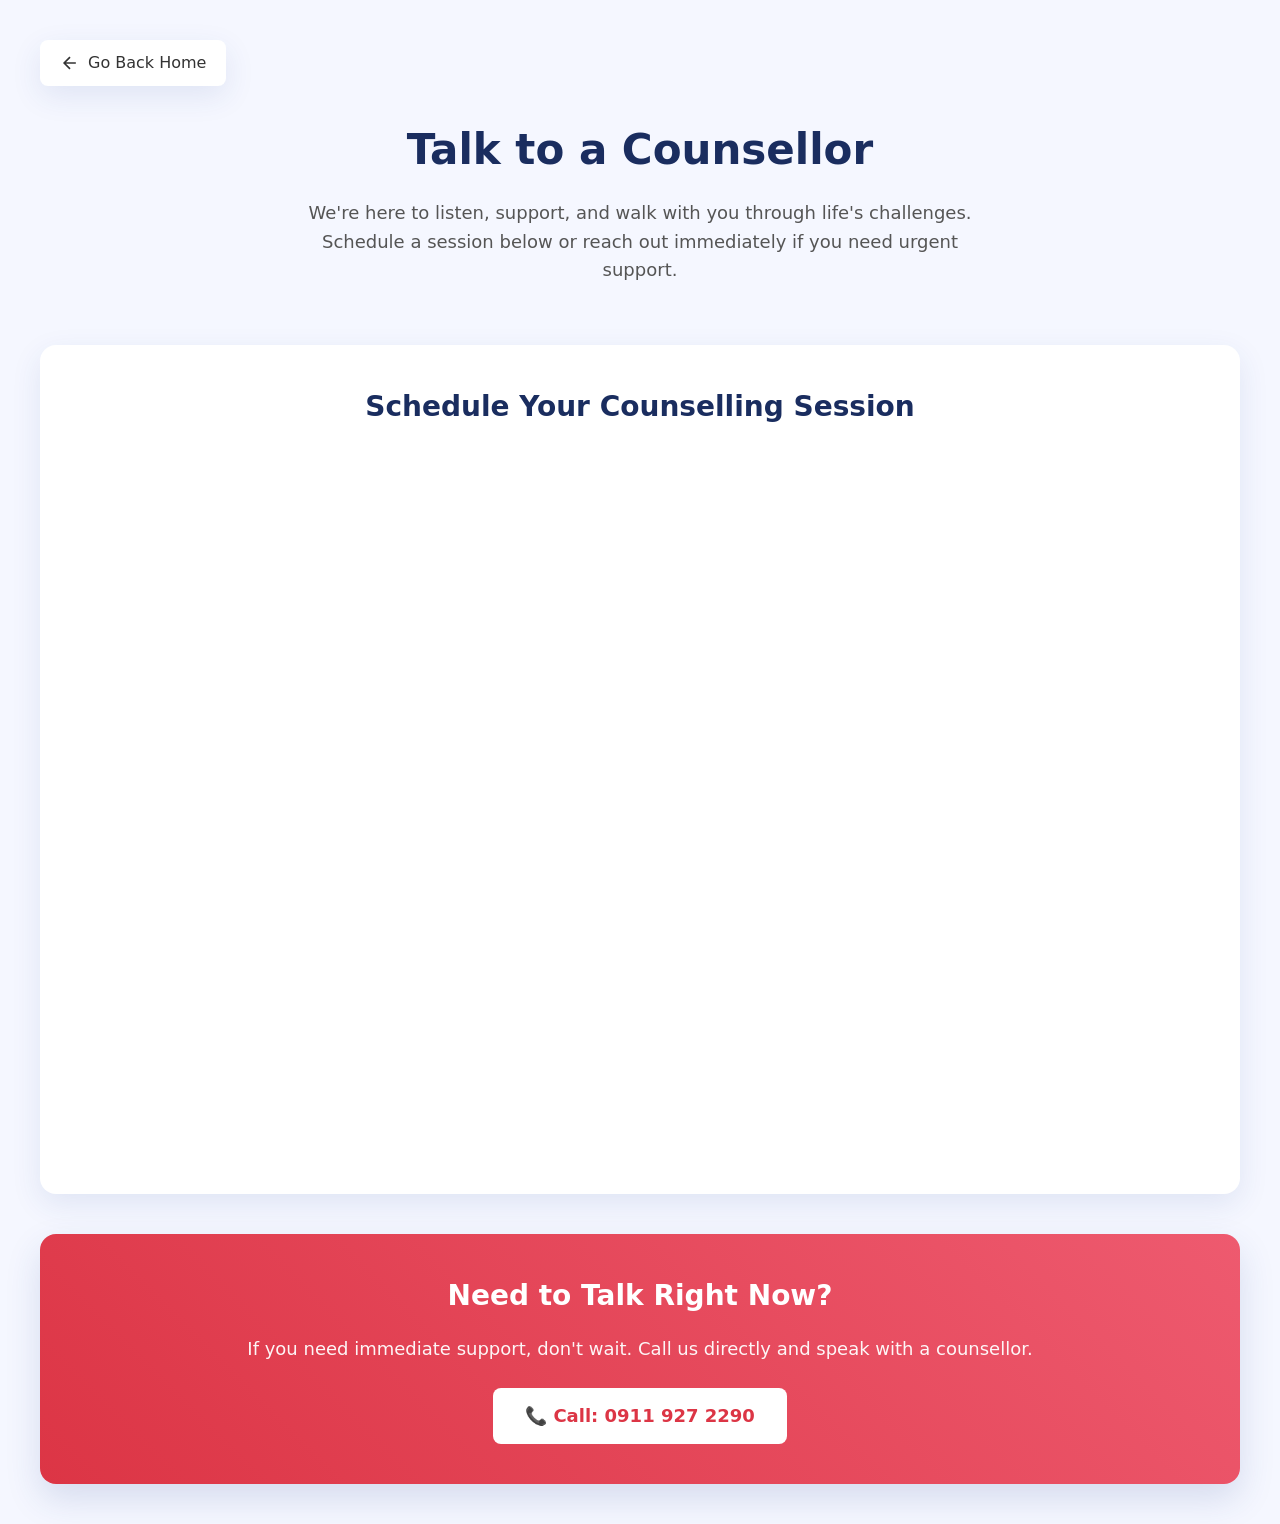
<file: counsel_now.html>
<!DOCTYPE html>
<html lang="en">
<head>
    <meta charset="UTF-8">
    <meta name="viewport" content="width=device-width, initial-scale=1.0">
    <title>Talk to a Counsellor - Rose of Sharon Parish</title>
    <link rel="shortcut icon" type="image/x-icon" href="rccg-logo.png">
    <style>
        :root {
            --primary-color: #26418f;
            --primary-light: #5c6bc0;
            --primary-dark: #1a2d5f;
            --danger-color: #dc3545;
            --light-text: #ffffff;
            --dark-text: #333333;
            --medium-text: #555555;
            --background-light: #f5f7ff;
            --background-white: #ffffff;
            --shadow-soft: 0 10px 30px rgba(38, 65, 143, 0.1);
            --shadow-medium: 0 15px 35px rgba(38, 65, 143, 0.15);
            --transition: all 0.3s ease;
        }

        * {
            margin: 0;
            padding: 0;
            box-sizing: border-box;
            font-family: 'Segoe UI', system-ui, -apple-system, sans-serif;
        }

        body {
            background-color: var(--background-light);
            color: var(--dark-text);
            line-height: 1.6;
            min-height: 100vh;
            padding: 40px 20px;
        }

        .container {
            width: 100%;
            max-width: 1200px;
            margin: 0 auto;
        }

        .back-button {
            margin-bottom: 30px;
        }

        .back-link {
            color: var(--dark-text);
            text-decoration: none;
            font-weight: 500;
            display: inline-flex;
            align-items: center;
            gap: 8px;
            transition: var(--transition);
            background-color: var(--background-white);
            padding: 10px 20px;
            border-radius: 8px;
            box-shadow: var(--shadow-soft);
        }

        .back-link:hover {
            color: var(--primary-color);
            transform: translateX(-5px);
        }

        .page-header {
            text-align: center;
            margin-bottom: 60px;
        }

        .page-header h1 {
            font-size: 42px;
            font-weight: 700;
            color: var(--primary-dark);
            margin-bottom: 16px;
        }

        .page-header p {
            font-size: 18px;
            color: var(--medium-text);
            max-width: 700px;
            margin: 0 auto;
        }

        /* Calendly Section */
        .calendly-section {
            background-color: var(--background-white);
            border-radius: 16px;
            box-shadow: var(--shadow-soft);
            padding: 40px;
            margin-bottom: 40px;
        }

        .calendly-section h2 {
            font-size: 28px;
            color: var(--primary-dark);
            margin-bottom: 24px;
            text-align: center;
        }

        .calendly-inline-widget {
            min-width: 320px;
            height: 700px;
            border-radius: 10px;
        }

        /* Emergency Section */
        .emergency-section {
            background: linear-gradient(45deg, var(--danger-color), #ee5a6f);
            border-radius: 16px;
            box-shadow: var(--shadow-medium);
            padding: 40px;
            text-align: center;
            color: var(--light-text);
        }

        .emergency-section h2 {
            font-size: 28px;
            margin-bottom: 16px;
            color: var(--light-text);
        }

        .emergency-section p {
            font-size: 18px;
            margin-bottom: 24px;
            opacity: 0.95;
        }

        .emergency-btn {
            background-color: var(--background-white);
            color: var(--danger-color);
            border: none;
            border-radius: 8px;
            padding: 14px 32px;
            font-size: 18px;
            font-weight: 600;
            cursor: pointer;
            transition: var(--transition);
            display: inline-block;
            text-decoration: none;
        }

        .emergency-btn:hover {
            transform: translateY(-3px);
            box-shadow: 0 6px 20px rgba(0, 0, 0, 0.3);
        }

        /* Responsive */
        @media (max-width: 768px) {
            body {
                padding: 20px 15px;
            }

            .page-header h1 {
                font-size: 32px;
            }

            .calendly-section,
            .emergency-section {
                padding: 24px;
            }

            .calendly-section h2,
            .emergency-section h2 {
                font-size: 24px;
            }

            .calendly-inline-widget {
                height: 600px;
            }
        }
    </style>
</head>

<body>
    <div class="container">
        <div class="back-button">
            <a href="index.html" class="back-link">
                <svg xmlns="http://www.w3.org/2000/svg" width="20" height="20" viewBox="0 0 24 24" fill="none" stroke="currentColor" stroke-width="2">
                    <path d="M19 12H5M12 19l-7-7 7-7"/>
                </svg>
                Go Back Home
            </a>
        </div>

        <div class="page-header">
            <h1>Talk to a Counsellor</h1>
            <p>We're here to listen, support, and walk with you through life's challenges. Schedule a session below or reach out immediately if you need urgent support.</p>
        </div>

        <!-- Calendly Section -->
        <div class="calendly-section">
            <h2>Schedule Your Counselling Session</h2>
            <div class="calendly-inline-widget" 
                 data-url="https://calendar.app.google/9GpHEkmk8T1DLgHt8">
            </div>
            <script type="text/javascript" src="https://assets.calendly.com/assets/external/widget.js" async></script>
        </div>

        <!-- Emergency Contact Section -->
        <div class="emergency-section">
            <h2>Need to Talk Right Now?</h2>
            <p>If you need immediate support, don't wait. Call us directly and speak with a counsellor.</p>
            <a href="tel:+2349119272290" class="emergency-btn">
                📞 Call: 0911 927 2290
            </a>
        </div>
    </div>
</body>
</html>
</file>
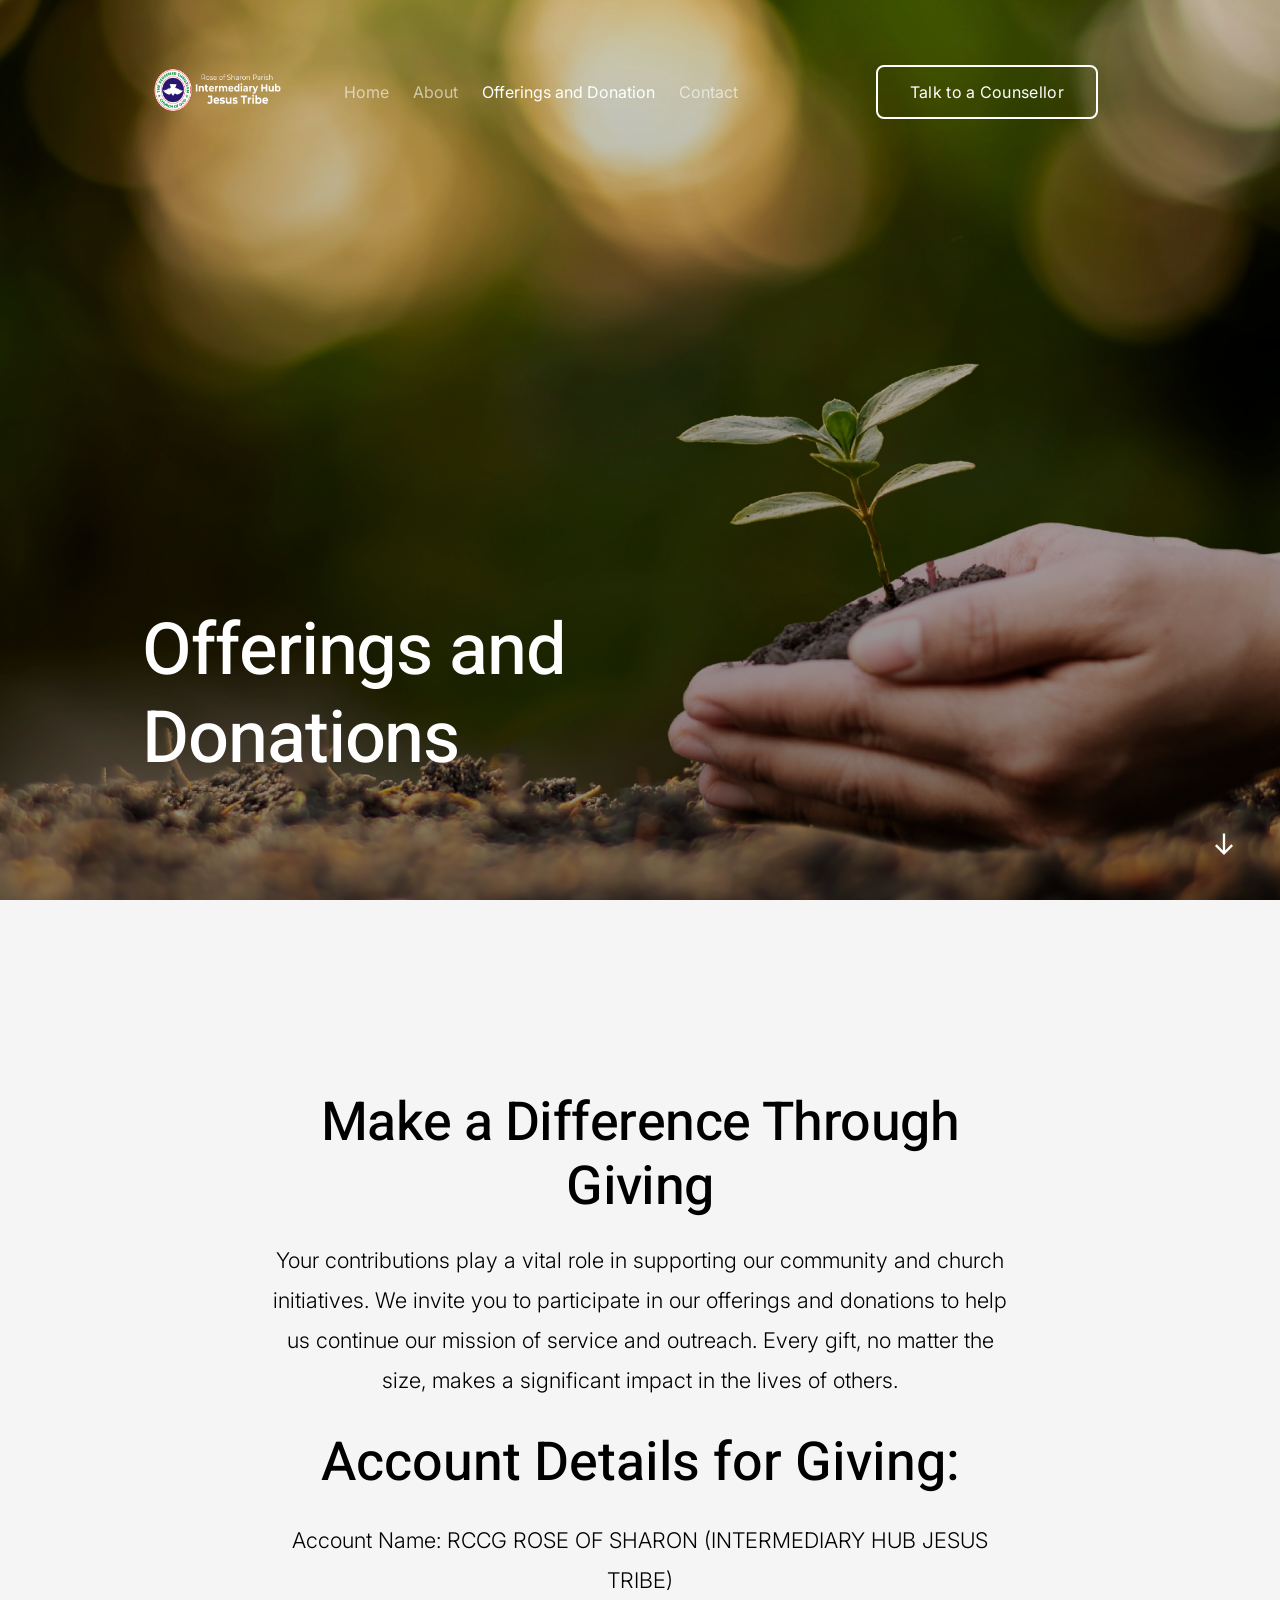
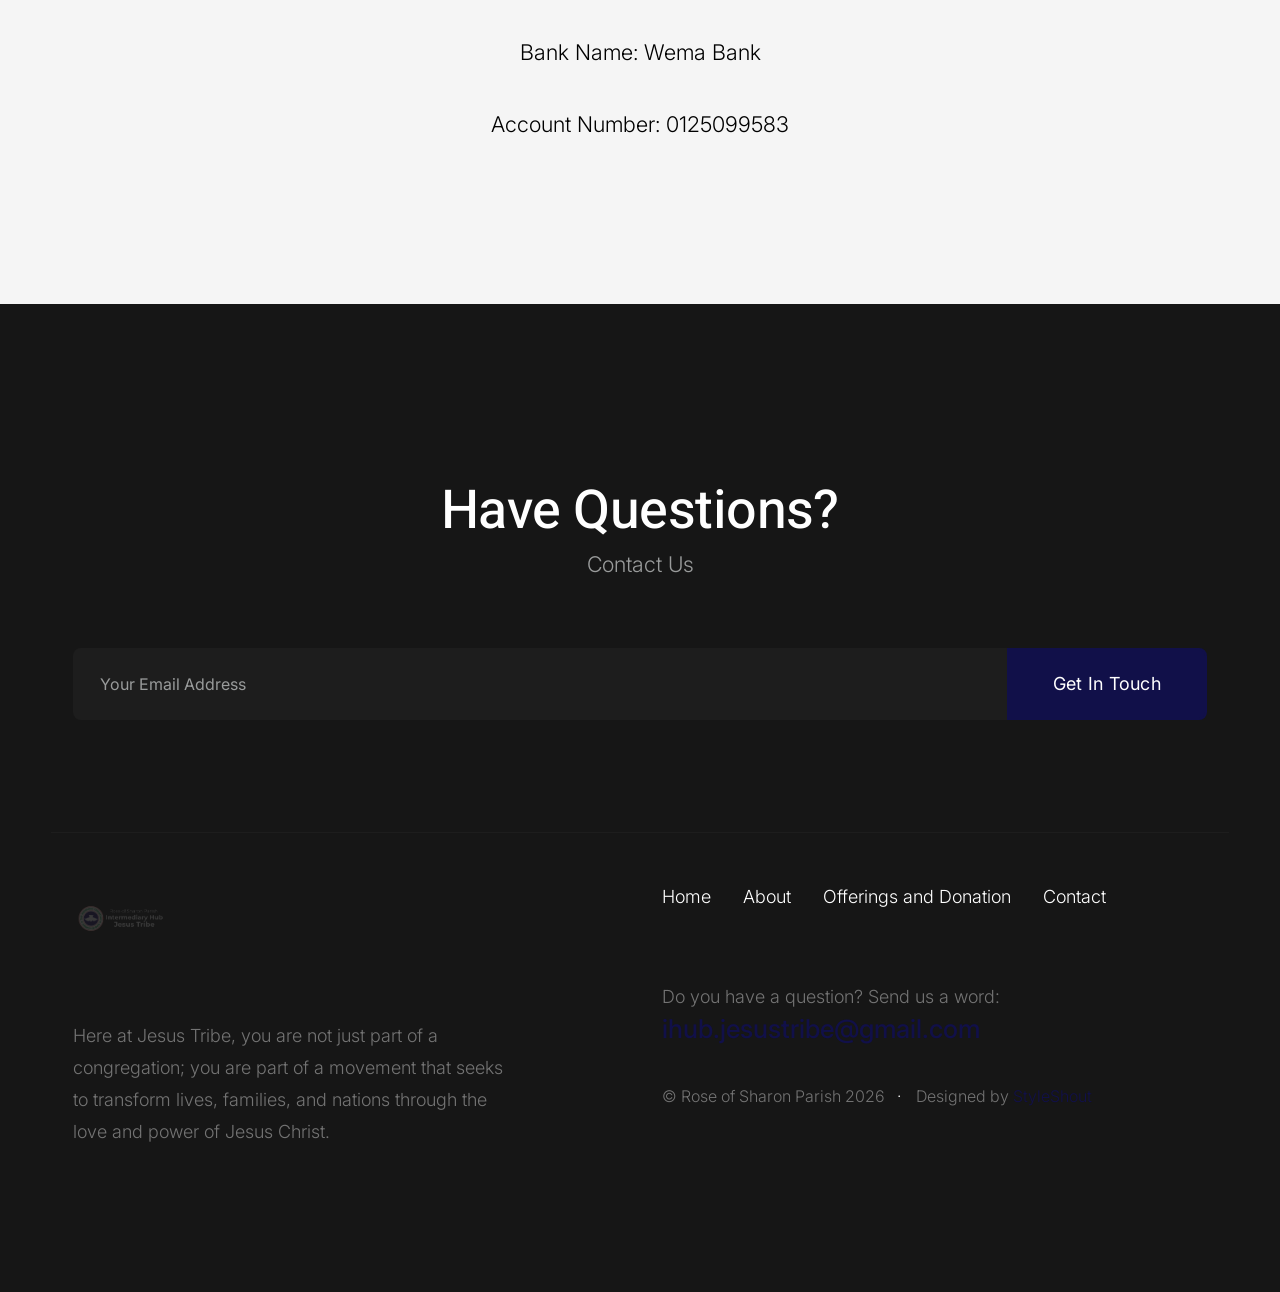
<file: give.html>
<!DOCTYPE html>
<html lang="en" class="no-js" >
<head>

    <!--- basic page needs
    ================================================== -->
    <meta charset="utf-8">
    <meta name="viewport" content="width=device-width, initial-scale=1">
    <title>Offerings and Donations - Rose of Sharon Parish | Intermediary Hub: Jesus Tribe</title>

   

    <!-- CSS
    ================================================== -->
    <link rel="stylesheet" href="css/vendor.css">
    <link rel="stylesheet" href="css/give.css">

    <!-- favicons
    ================================================== -->
    <link rel="shortcut icon" type="image/x-icon" href="rccg-logo.png">

    <style>
       
        .team-section {
            background-color: #f3f4f6;
            padding: 3rem 1rem;
        }
        .container {
            max-width: 1200px;
            margin: 0 auto;
        }
        h2 {
            font-size: 1.875rem;
            font-weight: bold;
            text-align: center;
            margin-bottom: 2rem;
        }
        .team-grid {
            display: grid;
            grid-template-columns: repeat(1, 1fr);
            gap: 2rem;
        }
        .team-member {
            background-color: white;
            border-radius: 0.5rem;
            overflow: hidden;
            box-shadow: 0 1px 3px 0 rgba(0, 0, 0, 0.1), 0 1px 2px 0 rgba(0, 0, 0, 0.06);
        }
        .member-image {
            width: 100%;
            padding-top: 100%;
            position: relative;
            overflow: hidden;
        }
        .member-image img {
            position: absolute;
            top: 0;
            left: 0;
            width: 100%;
            height: 100%;
            object-fit: cover;
        }
        .member-info {
            padding: 1.5rem;
            text-align: center;
        }
        .member-name {
            font-size: 1.125rem;
            font-weight: 600;
            margin-bottom: 0.25rem;
        }
        .member-role {
            font-size: 0.875rem;
            color: #6b7280;
        }

        @media (min-width: 768px) {
            .team-grid {
                grid-template-columns: repeat(2, 1fr);
            }
        }

        @media (min-width: 1024px) {
            .team-grid {
                grid-template-columns: repeat(3, 1fr);
            }
        }
    </style>

</head>


<body id="top">

    <!-- page wrap
    ================================================== -->
    <div id="page" class="s-pagewrap">


        <!-- # site header 
        ================================================== -->
        <header class="s-header">

            <div class="row s-header__inner">

                <div class="s-header__block">
                    <div class="s-header__logo">
                        <a class="logo" href="#">
                            <img src="images/rsp_logo.png" alt="Intermediary Hub">
                        </a>
                    </div>

                    <a class="s-header__menu-toggle" href="#0"><span>Menu</span></a>
                </div> <!-- end s-header__block -->

                <nav class="s-header__nav">
                    <ul>
                        <li><a href="index.html">Home</a></li>
                        <li><a href="about.html">About</a></li>
                        <li  class="current"><a href="offerings.html">Offerings and Donation</a></li>
                    
                        <li><a href="contact.html">Contact</a></li>
                    </ul>
                </nav>

                <div class="s-header__cta">
                    <a href="counsel_now.html" class="btn btn--stroke s-header__cta-btn">Talk to a Counsellor</a>
                </div>

            </div> <!-- end s-header__inner -->

        </header> <!-- end s-header -->


        <!-- # site-content
        ================================================== -->
        <section id="content" class="s-content">


            <!-- intro
            ----------------------------------------------- -->
            <section id="intro" class="s-intro target-section">

                <div class="s-intro__bg"></div>

                <div class="row s-intro__content">

                    <div class="column lg-12 s-intro__content-inner">
                        <div class="s-intro__content-left">
                            <h1 class="s-intro__content-title">
                                Offerings and Donations
                            
                            </h1>
                        </div>
                        <div class="s-intro__content-right">
                            <p class="s-intro__content-desc body-text-2">
                                
                            </p> 

                            
                        </div>
                    </div> <!-- s-intro__content-inner -->

                </div> <!-- s-intro__content -->

                <!--

                <ul class="s-intro__social">
                    <li>
                        <a href="https://www.facebook.com/profile.php?id=61565623891113&mibextid=ZbWKwL">
                            <svg xmlns="http://www.w3.org/2000/svg" x="0px" y="0px" width="50" height="50" viewBox="0 0 50 50">
                                <path d="M 25 3 C 12.861562 3 3 12.861562 3 25 C 3 36.019135 11.127533 45.138355 21.712891 46.728516 L 22.861328 46.902344 L 22.861328 29.566406 L 17.664062 29.566406 L 17.664062 26.046875 L 22.861328 26.046875 L 22.861328 21.373047 C 22.861328 18.494965 23.551973 16.599417 24.695312 15.410156 C 25.838652 14.220896 27.528004 13.621094 29.878906 13.621094 C 31.758714 13.621094 32.490022 13.734993 33.185547 13.820312 L 33.185547 16.701172 L 30.738281 16.701172 C 29.349697 16.701172 28.210449 17.475903 27.619141 18.507812 C 27.027832 19.539724 26.84375 20.771816 26.84375 22.027344 L 26.84375 26.044922 L 32.966797 26.044922 L 32.421875 29.564453 L 26.84375 29.564453 L 26.84375 46.929688 L 27.978516 46.775391 C 38.71434 45.319366 47 36.126845 47 25 C 47 12.861562 37.138438 3 25 3 z M 25 5 C 36.057562 5 45 13.942438 45 25 C 45 34.729791 38.035799 42.731796 28.84375 44.533203 L 28.84375 31.564453 L 34.136719 31.564453 L 35.298828 24.044922 L 28.84375 24.044922 L 28.84375 22.027344 C 28.84375 20.989871 29.033574 20.060293 29.353516 19.501953 C 29.673457 18.943614 29.981865 18.701172 30.738281 18.701172 L 35.185547 18.701172 L 35.185547 12.009766 L 34.318359 11.892578 C 33.718567 11.811418 32.349197 11.621094 29.878906 11.621094 C 27.175808 11.621094 24.855567 12.357448 23.253906 14.023438 C 21.652246 15.689426 20.861328 18.170128 20.861328 21.373047 L 20.861328 24.046875 L 15.664062 24.046875 L 15.664062 31.566406 L 20.861328 31.566406 L 20.861328 44.470703 C 11.816995 42.554813 5 34.624447 5 25 C 5 13.942438 13.942438 5 25 5 z"></path>
                                </svg>
                            <span class="u-screen-reader-text">Facebook</span>
                        </a>
                    </li>

                    <li>
                        <a href="https://www.instagram.com/invites/contact/?igsh=ompoti9evod1&utm_content=vlzds4b">
                            <svg xmlns="http://www.w3.org/2000/svg" x="0px" y="0px" width="50" height="50" viewBox="0 0 50 50">
                                <path d="M 16 3 C 8.8324839 3 3 8.8324839 3 16 L 3 34 C 3 41.167516 8.8324839 47 16 47 L 34 47 C 41.167516 47 47 41.167516 47 34 L 47 16 C 47 8.8324839 41.167516 3 34 3 L 16 3 z M 16 5 L 34 5 C 40.086484 5 45 9.9135161 45 16 L 45 34 C 45 40.086484 40.086484 45 34 45 L 16 45 C 9.9135161 45 5 40.086484 5 34 L 5 16 C 5 9.9135161 9.9135161 5 16 5 z M 37 11 A 2 2 0 0 0 35 13 A 2 2 0 0 0 37 15 A 2 2 0 0 0 39 13 A 2 2 0 0 0 37 11 z M 25 14 C 18.936712 14 14 18.936712 14 25 C 14 31.063288 18.936712 36 25 36 C 31.063288 36 36 31.063288 36 25 C 36 18.936712 31.063288 14 25 14 z M 25 16 C 29.982407 16 34 20.017593 34 25 C 34 29.982407 29.982407 34 25 34 C 20.017593 34 16 29.982407 16 25 C 16 20.017593 20.017593 16 25 16 z"></path>
                                </svg>
                            <span class="u-screen-reader-text">Instagram</span>
                        </a>
                    </li>

                    <li>
                        <a href="tel:+2347080743587">
                            <svg xmlns="http://www.w3.org/2000/svg" x="0px" y="0px" width="50" height="50" viewBox="0 0 50 50">
                                <path d="M 14 3.9902344 C 8.4886661 3.9902344 4 8.4789008 4 13.990234 L 4 35.990234 C 4 41.501568 8.4886661 45.990234 14 45.990234 L 36 45.990234 C 41.511334 45.990234 46 41.501568 46 35.990234 L 46 13.990234 C 46 8.4789008 41.511334 3.9902344 36 3.9902344 L 14 3.9902344 z M 14 5.9902344 L 36 5.9902344 C 40.430666 5.9902344 44 9.5595687 44 13.990234 L 44 35.990234 C 44 40.4209 40.430666 43.990234 36 43.990234 L 14 43.990234 C 9.5693339 43.990234 6 40.4209 6 35.990234 L 6 13.990234 C 6 9.5595687 9.5693339 5.9902344 14 5.9902344 z M 18.048828 11.035156 C 16.003504 10.946776 14.45113 11.723922 13.474609 12.658203 C 12.986349 13.125343 12.633832 13.625179 12.392578 14.091797 C 12.151324 14.558415 11.998047 14.943108 11.998047 15.443359 C 11.998047 15.398799 11.987059 15.632684 11.980469 15.904297 C 11.973869 16.17591 11.97507 16.542045 12 16.984375 C 12.04996 17.869036 12.199897 19.065677 12.597656 20.484375 C 13.393174 23.321771 15.184446 27.043821 19.070312 30.929688 C 22.95618 34.815554 26.678014 36.606575 29.515625 37.402344 C 30.93443 37.800228 32.130881 37.949937 33.015625 38 C 33.457997 38.02503 33.822105 38.026091 34.09375 38.019531 C 34.365395 38.012931 34.601049 38.001953 34.556641 38.001953 C 35.056892 38.001953 35.441585 37.848676 35.908203 37.607422 C 36.374821 37.366168 36.874657 37.013651 37.341797 36.525391 C 38.276078 35.54887 39.053222 33.996496 38.964844 31.951172 C 38.922907 30.975693 38.381316 30.111858 37.582031 29.599609 C 36.96435 29.203814 36.005458 28.589415 34.753906 27.789062 C 33.301811 26.861299 31.44451 26.795029 29.929688 27.625 L 30.015625 27.582031 L 28.837891 28.087891 L 28.751953 28.148438 C 28.465693 28.349428 28.111154 28.386664 27.789062 28.251953 C 26.886813 27.874649 25.480985 27.133329 24.173828 25.826172 C 22.866671 24.519015 22.125351 23.113186 21.748047 22.210938 C 21.613336 21.888845 21.650568 21.534307 21.851562 21.248047 L 21.912109 21.162109 L 22.417969 19.984375 L 22.375 20.070312 C 23.204764 18.555868 23.140248 16.698619 22.210938 15.246094 C 21.410584 13.994542 20.796186 13.03565 20.400391 12.417969 C 19.888142 11.618684 19.02431 11.077096 18.048828 11.035156 z M 17.962891 13.033203 C 18.243409 13.045263 18.533045 13.209378 18.716797 13.496094 C 19.113001 14.114413 19.727696 15.07377 20.527344 16.324219 C 21.058033 17.153694 21.09533 18.243821 20.621094 19.109375 L 20.597656 19.152344 L 20.115234 20.279297 L 20.214844 20.097656 C 19.623835 20.939396 19.505055 22.032514 19.902344 22.982422 C 20.35304 24.060173 21.214923 25.695392 22.759766 27.240234 C 24.304608 28.785077 25.939827 29.64696 27.017578 30.097656 C 27.967486 30.494945 29.060604 30.376165 29.902344 29.785156 L 29.720703 29.884766 L 30.847656 29.402344 L 30.890625 29.378906 C 31.755801 28.904877 32.845877 28.944375 33.675781 29.474609 L 33.675781 29.472656 C 34.92623 30.272304 35.885587 30.886999 36.503906 31.283203 C 36.790622 31.466955 36.954736 31.756591 36.966797 32.037109 C 37.032417 33.555785 36.504954 34.506599 35.896484 35.142578 C 35.59225 35.460568 35.262335 35.691348 34.990234 35.832031 C 34.718133 35.972715 34.457889 36.001953 34.556641 36.001953 C 34.373232 36.001953 34.276633 36.013981 34.046875 36.019531 C 33.817117 36.025131 33.509144 36.025436 33.128906 36.003906 C 32.368431 35.960876 31.318757 35.831053 30.054688 35.476562 C 27.526547 34.767581 24.137509 33.168759 20.484375 29.515625 C 16.831241 25.862491 15.232169 22.473167 14.523438 19.945312 C 14.169071 18.681386 14.039037 17.631464 13.996094 16.871094 C 13.974624 16.490908 13.974899 16.18286 13.980469 15.953125 C 13.986069 15.72339 13.998047 15.626918 13.998047 15.443359 C 13.998047 15.542109 14.027287 15.281867 14.167969 15.009766 C 14.308652 14.737665 14.539432 14.40775 14.857422 14.103516 C 15.493401 13.495046 16.444215 12.967581 17.962891 13.033203 z"></path>
                                </svg>
                            <span class="u-screen-reader-text">Phone Number</span>
                        </a>
                    </li>
                    <li>
                        <a href="https://wa.link/qxghxz">
                            <svg xmlns="http://www.w3.org/2000/svg" x="0px" y="0px" width="50" height="50" viewBox="0 0 50 50">
                                <path d="M 25 2 C 12.309534 2 2 12.309534 2 25 C 2 29.079097 3.1186875 32.88588 4.984375 36.208984 L 2.0371094 46.730469 A 1.0001 1.0001 0 0 0 3.2402344 47.970703 L 14.210938 45.251953 C 17.434629 46.972929 21.092591 48 25 48 C 37.690466 48 48 37.690466 48 25 C 48 12.309534 37.690466 2 25 2 z M 25 4 C 36.609534 4 46 13.390466 46 25 C 46 36.609534 36.609534 46 25 46 C 21.278025 46 17.792121 45.029635 14.761719 43.333984 A 1.0001 1.0001 0 0 0 14.033203 43.236328 L 4.4257812 45.617188 L 7.0019531 36.425781 A 1.0001 1.0001 0 0 0 6.9023438 35.646484 C 5.0606869 32.523592 4 28.890107 4 25 C 4 13.390466 13.390466 4 25 4 z M 16.642578 13 C 16.001539 13 15.086045 13.23849 14.333984 14.048828 C 13.882268 14.535548 12 16.369511 12 19.59375 C 12 22.955271 14.331391 25.855848 14.613281 26.228516 L 14.615234 26.228516 L 14.615234 26.230469 C 14.588494 26.195329 14.973031 26.752191 15.486328 27.419922 C 15.999626 28.087653 16.717405 28.96464 17.619141 29.914062 C 19.422612 31.812909 21.958282 34.007419 25.105469 35.349609 C 26.554789 35.966779 27.698179 36.339417 28.564453 36.611328 C 30.169845 37.115426 31.632073 37.038799 32.730469 36.876953 C 33.55263 36.755876 34.456878 36.361114 35.351562 35.794922 C 36.246248 35.22873 37.12309 34.524722 37.509766 33.455078 C 37.786772 32.688244 37.927591 31.979598 37.978516 31.396484 C 38.003976 31.104927 38.007211 30.847602 37.988281 30.609375 C 37.969311 30.371148 37.989581 30.188664 37.767578 29.824219 C 37.302009 29.059804 36.774753 29.039853 36.224609 28.767578 C 35.918939 28.616297 35.048661 28.191329 34.175781 27.775391 C 33.303883 27.35992 32.54892 26.991953 32.083984 26.826172 C 31.790239 26.720488 31.431556 26.568352 30.914062 26.626953 C 30.396569 26.685553 29.88546 27.058933 29.587891 27.5 C 29.305837 27.918069 28.170387 29.258349 27.824219 29.652344 C 27.819619 29.649544 27.849659 29.663383 27.712891 29.595703 C 27.284761 29.383815 26.761157 29.203652 25.986328 28.794922 C 25.2115 28.386192 24.242255 27.782635 23.181641 26.847656 L 23.181641 26.845703 C 21.603029 25.455949 20.497272 23.711106 20.148438 23.125 C 20.171937 23.09704 20.145643 23.130901 20.195312 23.082031 L 20.197266 23.080078 C 20.553781 22.728924 20.869739 22.309521 21.136719 22.001953 C 21.515257 21.565866 21.68231 21.181437 21.863281 20.822266 C 22.223954 20.10644 22.02313 19.318742 21.814453 18.904297 L 21.814453 18.902344 C 21.828863 18.931014 21.701572 18.650157 21.564453 18.326172 C 21.426943 18.001263 21.251663 17.580039 21.064453 17.130859 C 20.690033 16.232501 20.272027 15.224912 20.023438 14.634766 L 20.023438 14.632812 C 19.730591 13.937684 19.334395 13.436908 18.816406 13.195312 C 18.298417 12.953717 17.840778 13.022402 17.822266 13.021484 L 17.820312 13.021484 C 17.450668 13.004432 17.045038 13 16.642578 13 z M 16.642578 15 C 17.028118 15 17.408214 15.004701 17.726562 15.019531 C 18.054056 15.035851 18.033687 15.037192 17.970703 15.007812 C 17.906713 14.977972 17.993533 14.968282 18.179688 15.410156 C 18.423098 15.98801 18.84317 16.999249 19.21875 17.900391 C 19.40654 18.350961 19.582292 18.773816 19.722656 19.105469 C 19.863021 19.437122 19.939077 19.622295 20.027344 19.798828 L 20.027344 19.800781 L 20.029297 19.802734 C 20.115837 19.973483 20.108185 19.864164 20.078125 19.923828 C 19.867096 20.342656 19.838461 20.445493 19.625 20.691406 C 19.29998 21.065838 18.968453 21.483404 18.792969 21.65625 C 18.639439 21.80707 18.36242 22.042032 18.189453 22.501953 C 18.016221 22.962578 18.097073 23.59457 18.375 24.066406 C 18.745032 24.6946 19.964406 26.679307 21.859375 28.347656 C 23.05276 29.399678 24.164563 30.095933 25.052734 30.564453 C 25.940906 31.032973 26.664301 31.306607 26.826172 31.386719 C 27.210549 31.576953 27.630655 31.72467 28.119141 31.666016 C 28.607627 31.607366 29.02878 31.310979 29.296875 31.007812 L 29.298828 31.005859 C 29.655629 30.601347 30.715848 29.390728 31.224609 28.644531 C 31.246169 28.652131 31.239109 28.646231 31.408203 28.707031 L 31.408203 28.708984 L 31.410156 28.708984 C 31.487356 28.736474 32.454286 29.169267 33.316406 29.580078 C 34.178526 29.990889 35.053561 30.417875 35.337891 30.558594 C 35.748225 30.761674 35.942113 30.893881 35.992188 30.894531 C 35.995572 30.982516 35.998992 31.07786 35.986328 31.222656 C 35.951258 31.624292 35.8439 32.180225 35.628906 32.775391 C 35.523582 33.066746 34.975018 33.667661 34.283203 34.105469 C 33.591388 34.543277 32.749338 34.852514 32.4375 34.898438 C 31.499896 35.036591 30.386672 35.087027 29.164062 34.703125 C 28.316336 34.437036 27.259305 34.092596 25.890625 33.509766 C 23.114812 32.325956 20.755591 30.311513 19.070312 28.537109 C 18.227674 27.649908 17.552562 26.824019 17.072266 26.199219 C 16.592866 25.575584 16.383528 25.251054 16.208984 25.021484 L 16.207031 25.019531 C 15.897202 24.609805 14 21.970851 14 19.59375 C 14 17.077989 15.168497 16.091436 15.800781 15.410156 C 16.132721 15.052495 16.495617 15 16.642578 15 z"></path>
                            </svg>
                            <span class="u-screen-reader-text">WhatsApp</span>
                        </a>
                    </li>
                    <li>
                        <a href="mailto:info@strideenterprise.com">
                            <svg xmlns="http://www.w3.org/2000/svg" x="0px" y="0px" width="80" height="80" viewBox="0 0 80 80">
                                <path d="M 11.5 14 C 7.925781 14 5.007813 16.914063 5 20.484375 C 5 20.488281 5 20.488281 5 20.492188 C 5 20.496094 5 20.496094 5 20.5 L 5 61.5 C 5 65.078125 7.921875 68 11.5 68 L 68.5 68 C 72.078125 68 75 65.078125 75 61.5 L 75 20.5 C 75 20.496094 75 20.496094 75 20.492188 C 75 20.488281 75 20.488281 75 20.484375 C 74.992188 16.914063 72.074219 14 68.5 14 Z M 11.5 16 L 68.5 16 C 69.445313 16 70.320313 16.289063 71.042969 16.78125 L 70.894531 17.050781 L 71.269531 17.863281 L 72.144531 18.050781 L 72.25 18.003906 C 72.722656 18.71875 73 19.570313 73 20.496094 C 73 20.496094 73 20.496094 73 20.5 C 72.996094 22.132813 72.199219 23.65625 70.859375 24.589844 L 40 46.09375 L 9.140625 24.589844 C 7.800781 23.65625 7.003906 22.132813 7 20.5 C 7 20.496094 7 20.496094 7 20.496094 C 7 19.535156 7.304688 18.652344 7.8125 17.921875 L 8.382813 18.003906 L 9.015625 17.375 L 8.933594 16.800781 C 9.660156 16.300781 10.542969 16 11.5 16 Z M 11.03125 18.394531 L 10.398438 19.03125 L 10.527344 19.917969 L 10.777344 20.164063 L 10.859375 20.222656 L 11.746094 20.347656 L 12.378906 19.71875 L 12.25 18.828125 L 12 18.578125 L 11.921875 18.523438 Z M 68.359375 18.40625 L 68.042969 18.550781 L 67.957031 18.609375 L 67.53125 19.394531 L 67.90625 20.210938 L 68.78125 20.394531 L 69.101563 20.25 L 69.183594 20.191406 L 69.609375 19.40625 L 69.234375 18.59375 Z M 14.394531 20.738281 L 13.761719 21.375 L 13.890625 22.261719 L 14.140625 22.511719 L 14.21875 22.566406 L 15.109375 22.695313 L 15.742188 22.0625 L 15.613281 21.171875 L 15.363281 20.925781 L 15.28125 20.867188 Z M 65 20.75 L 64.675781 20.894531 L 64.59375 20.953125 L 64.167969 21.738281 L 64.542969 22.554688 L 65.417969 22.742188 L 65.738281 22.59375 L 65.820313 22.535156 L 66.25 21.75 L 65.875 20.9375 Z M 17.761719 23.082031 L 17.125 23.71875 L 17.253906 24.605469 L 17.503906 24.855469 L 17.585938 24.910156 L 18.472656 25.039063 L 19.105469 24.40625 L 18.980469 23.519531 L 18.730469 23.269531 L 18.644531 23.214844 Z M 61.632813 23.09375 L 61.3125 23.238281 L 61.230469 23.296875 L 60.800781 24.082031 L 61.175781 24.898438 L 62.054688 25.085938 L 62.375 24.9375 L 62.457031 24.878906 L 62.886719 24.09375 L 62.511719 23.28125 Z M 7 25.363281 C 7.304688 25.679688 7.632813 25.972656 8 26.230469 L 11.976563 29 C 11.433594 29.015625 11 29.457031 11 30 C 11 30.550781 11.449219 31 12 31 C 12.550781 31 13 30.550781 13 30 C 13 29.890625 12.980469 29.78125 12.945313 29.675781 L 40 48.53125 L 67.054688 29.675781 C 67.019531 29.78125 67 29.890625 67 30 C 67 30.550781 67.449219 31 68 31 C 68.550781 31 69 30.550781 69 30 C 69 29.457031 68.566406 29.011719 68.023438 29 L 72 26.230469 C 72.367188 25.972656 72.695313 25.679688 73 25.363281 L 73 61.5 C 73 63.828125 71.253906 65.699219 69 65.949219 C 68.972656 65.417969 68.53125 65 68 65 C 67.449219 65 67 65.449219 67 66 L 13 66 C 13 65.449219 12.550781 65 12 65 C 11.46875 65 11.027344 65.417969 11 65.949219 C 8.746094 65.699219 7 63.828125 7 61.5 Z M 21.125 25.425781 L 20.488281 26.0625 L 20.617188 26.949219 L 20.867188 27.199219 L 20.949219 27.253906 L 21.835938 27.382813 L 22.46875 26.75 L 22.34375 25.863281 L 22.09375 25.613281 L 22.011719 25.558594 Z M 58.269531 25.4375 L 57.949219 25.582031 L 57.867188 25.640625 L 57.4375 26.429688 L 57.8125 27.242188 L 58.691406 27.429688 L 59.011719 27.28125 L 59.09375 27.222656 L 59.519531 26.4375 L 59.144531 25.625 Z M 24.488281 27.769531 L 23.855469 28.40625 L 23.984375 29.292969 L 24.230469 29.542969 L 24.3125 29.597656 L 25.199219 29.730469 L 25.832031 29.09375 L 25.703125 28.207031 L 25.457031 27.957031 L 25.375 27.902344 Z M 54.90625 27.78125 L 54.585938 27.925781 L 54.503906 27.984375 L 54.078125 28.773438 L 54.453125 29.589844 L 55.328125 29.773438 L 55.644531 29.625 L 55.730469 29.570313 L 56.15625 28.78125 L 55.78125 27.96875 Z M 27.851563 30.117188 L 27.21875 30.75 L 27.34375 31.636719 L 27.59375 31.886719 L 27.675781 31.941406 L 28.5625 32.074219 L 29.199219 31.4375 L 29.066406 30.550781 L 28.820313 30.300781 L 28.738281 30.246094 Z M 51.542969 30.125 L 51.222656 30.273438 L 51.140625 30.328125 L 50.714844 31.117188 L 51.089844 31.933594 L 51.964844 32.121094 L 52.28125 31.96875 L 52.363281 31.914063 L 52.792969 31.125 L 52.417969 30.3125 Z M 31.214844 32.460938 L 30.578125 33.09375 L 30.707031 33.980469 L 30.957031 34.230469 L 31.042969 34.285156 L 31.925781 34.417969 L 32.5625 33.78125 L 32.433594 32.894531 L 32.183594 32.644531 L 32.101563 32.589844 Z M 48.179688 32.46875 L 47.859375 32.617188 L 47.777344 32.671875 L 47.347656 33.460938 L 47.722656 34.277344 L 48.597656 34.464844 L 48.921875 34.3125 L 49 34.257813 L 49.429688 33.46875 L 49.054688 32.65625 Z M 12 33 C 11.449219 33 11 33.449219 11 34 C 11 34.550781 11.449219 35 12 35 C 12.550781 35 13 34.550781 13 34 C 13 33.449219 12.550781 33 12 33 Z M 68 33 C 67.449219 33 67 33.449219 67 34 C 67 34.550781 67.449219 35 68 35 C 68.550781 35 69 34.550781 69 34 C 69 33.449219 68.550781 33 68 33 Z M 34.578125 34.804688 L 33.945313 35.4375 L 34.074219 36.328125 L 34.324219 36.574219 L 34.40625 36.628906 L 35.292969 36.761719 L 35.921875 36.125 L 35.796875 35.238281 L 35.546875 34.988281 L 35.464844 34.933594 Z M 44.8125 34.8125 L 44.496094 34.960938 L 44.410156 35.019531 L 43.984375 35.808594 L 44.359375 36.621094 L 45.234375 36.808594 L 45.558594 36.660156 L 45.640625 36.601563 L 46.066406 35.8125 L 45.691406 35 Z M 12 37 C 11.449219 37 11 37.449219 11 38 C 11 38.550781 11.449219 39 12 39 C 12.550781 39 13 38.550781 13 38 C 13 37.449219 12.550781 37 12 37 Z M 68 37 C 67.449219 37 67 37.449219 67 38 C 67 38.550781 67.449219 39 68 39 C 68.550781 39 69 38.550781 69 38 C 69 37.449219 68.550781 37 68 37 Z M 37.941406 37.148438 L 37.308594 37.78125 L 37.4375 38.671875 L 37.6875 38.917969 L 37.765625 38.976563 L 38.65625 39.105469 L 39.289063 38.46875 L 39.160156 37.582031 L 38.910156 37.335938 L 38.828125 37.277344 Z M 41.453125 37.15625 L 41.128906 37.308594 L 41.046875 37.363281 L 40.621094 38.152344 L 40.996094 38.964844 L 41.875 39.152344 L 42.191406 39.003906 L 42.277344 38.949219 L 42.703125 38.160156 L 42.328125 37.34375 Z M 12 41 C 11.449219 41 11 41.449219 11 42 C 11 42.550781 11.449219 43 12 43 C 12.550781 43 13 42.550781 13 42 C 13 41.449219 12.550781 41 12 41 Z M 68 41 C 67.449219 41 67 41.449219 67 42 C 67 42.550781 67.449219 43 68 43 C 68.550781 43 69 42.550781 69 42 C 69 41.449219 68.550781 41 68 41 Z M 12 45 C 11.449219 45 11 45.449219 11 46 C 11 46.550781 11.449219 47 12 47 C 12.550781 47 13 46.550781 13 46 C 13 45.449219 12.550781 45 12 45 Z M 68 45 C 67.449219 45 67 45.449219 67 46 C 67 46.550781 67.449219 47 68 47 C 68.550781 47 69 46.550781 69 46 C 69 45.449219 68.550781 45 68 45 Z M 12 49 C 11.449219 49 11 49.449219 11 50 C 11 50.550781 11.449219 51 12 51 C 12.550781 51 13 50.550781 13 50 C 13 49.449219 12.550781 49 12 49 Z M 68 49 C 67.449219 49 67 49.449219 67 50 C 67 50.550781 67.449219 51 68 51 C 68.550781 51 69 50.550781 69 50 C 69 49.449219 68.550781 49 68 49 Z M 12 53 C 11.449219 53 11 53.449219 11 54 C 11 54.550781 11.449219 55 12 55 C 12.550781 55 13 54.550781 13 54 C 13 53.449219 12.550781 53 12 53 Z M 68 53 C 67.449219 53 67 53.449219 67 54 C 67 54.550781 67.449219 55 68 55 C 68.550781 55 69 54.550781 69 54 C 69 53.449219 68.550781 53 68 53 Z M 12 57 C 11.449219 57 11 57.449219 11 58 C 11 58.550781 11.449219 59 12 59 C 12.550781 59 13 58.550781 13 58 C 13 57.449219 12.550781 57 12 57 Z M 68 57 C 67.449219 57 67 57.449219 67 58 C 67 58.550781 67.449219 59 68 59 C 68.550781 59 69 58.550781 69 58 C 69 57.449219 68.550781 57 68 57 Z M 12 61 C 11.449219 61 11 61.449219 11 62 C 11 62.550781 11.449219 63 12 63 C 12.550781 63 13 62.550781 13 62 C 13 61.449219 12.550781 61 12 61 Z M 68 61 C 67.449219 61 67 61.449219 67 62 C 67 62.550781 67.449219 63 68 63 C 68.550781 63 69 62.550781 69 62 C 69 61.449219 68.550781 61 68 61 Z"></path>
                            </svg>
                            <span class="u-screen-reader-text">Instagram</span>
                        </a>
                    </li>
                </ul>
            
                -->  
                <!-- s-intro__social -->

                <div class="s-intro__scroll">
                    <a href="#download" class="smoothscroll">
                        <svg xmlns="http://www.w3.org/2000/svg" width="24" height="24" viewBox="0 0 24 24" style="fill: rgba(0, 0, 0, 1);transform: rotate(270deg);msFilter:progid:DXImageTransform.Microsoft.BasicImage(rotation=3);"><path d="M21 11H6.414l5.293-5.293-1.414-1.414L2.586 12l7.707 7.707 1.414-1.414L6.414 13H21z"></path></svg>
                        <span class="u-screen-reader-text">Scroll</span>
                    </a>
                </div> <!-- s-intro__scroll -->

            </section> <!-- end s-intro -->


           
            <section style="background-color: whitesmoke;" id="download" class="s-download target-section">
                <div style="background-color: whitesmoke;" class="row s-download__header">
                    <div class="column lg-12">
                        <h2 style="color: black;" class="text-display-1">
                            Make a Difference Through Giving</h2>
                        <p style="color: black;" class="lead">
                            Your contributions play a vital role in supporting our community and church initiatives. We invite you to participate in our offerings and donations to help us continue our mission of service and outreach. Every gift, no matter the size, makes a significant impact in the lives of others.
                        </p>
                      <h3 style="color: black;" class="text-display-1">  Account Details for Giving:</h3>


                      <p style="color: black;" class="lead">  Account Name: RCCG ROSE OF SHARON (INTERMEDIARY HUB JESUS TRIBE)</p>

                        <p style="color: black;" class="lead">Bank Name: Wema Bank</p>

                       <p style="color: black;" class="lead"> Account Number: 0125099583</p>
                    </div>
                </div>
                
              
            </section>



        <!-- # site-footer
        ================================================== -->
        <footer id="colophon" class="s-footer footer">

            <div class="row s-footer__top">
                <div class="column lg-12 text-center">
                    <h2 style="color: white;" class="text-display-1">
                        Have Questions? 
                    </h2>
                    <p class="lead">
                        Contact Us
                    </p>
                </div>
                <div class="column lg-12 s-footer__subscribe">
                    <div class="subscribe-form">
                        <form id="mc-form" action="mailto:ihub.jesustribe@gmail.com" method="post" class="mc-form">
                            <input type="email" name="EMAIL" id="mce-EMAIL" class="u-fullwidth text-center" placeholder="Your Email Address" title="The domain portion of the email address is invalid (the portion after the @)." pattern="^([^\x00-\x20\x22\x28\x29\x2c\x2e\x3a-\x3c\x3e\x40\x5b-\x5d\x7f-\xff]+|\x22([^\x0d\x22\x5c\x80-\xff]|\x5c[\x00-\x7f])*\x22)(\x2e([^\x00-\x20\x22\x28\x29\x2c\x2e\x3a-\x3c\x3e\x40\x5b-\x5d\x7f-\xff]+|\x22([^\x0d\x22\x5c\x80-\xff]|\x5c[\x00-\x7f])*\x22))*\x40([^\x00-\x20\x22\x28\x29\x2c\x2e\x3a-\x3c\x3e\x40\x5b-\x5d\x7f-\xff]+|\x5b([^\x0d\x5b-\x5d\x80-\xff]|\x5c[\x00-\x7f])*\x5d)(\x2e([^\x00-\x20\x22\x28\x29\x2c\x2e\x3a-\x3c\x3e\x40\x5b-\x5d\x7f-\xff]+|\x5b([^\x0d\x5b-\x5d\x80-\xff]|\x5c[\x00-\x7f])*\x5d))*(\.\w{2,})+$" required>
                            <input type="submit" name="contact" value="Get In Touch" class="btn btn--primary u-fullwidth">
                            <!-- <div style="position: absolute; left: -5000px;" aria-hidden="true"><input type="text" name="b_cdb7b577e41181934ed6a6a44_9a91cfe7b3" tabindex="-1" value=""></div> -->
                            <div class="mc-status"></div>
                        </form>
                    </div>
                </div>
            </div>
    
            <div class="row s-footer__bottom">
                <div class="column lg-5 md-6 stack-on-900">
                    <div class="footer__logo">
                        <a href="#">
                            <img src="images/rsp_logo.png" alt="Stride">
                        </a>
                    </div>
    
                    <p>
                        Here at Jesus Tribe, you are not just part of a congregation; you are part of a movement that seeks to transform lives, families, and nations through the love and power of Jesus Christ. 
                    </p>
    
                    <!--
                    <ul class="s-footer__social">

                        <li>
                            <a href="https://www.facebook.com/profile.php?id=61565623891113&mibextid=ZbWKwL">
                                <svg xmlns="http://www.w3.org/2000/svg" x="0px" y="0px" width="50" height="50" viewBox="0 0 50 50">
                                    <path d="M 25 3 C 12.861562 3 3 12.861562 3 25 C 3 36.019135 11.127533 45.138355 21.712891 46.728516 L 22.861328 46.902344 L 22.861328 29.566406 L 17.664062 29.566406 L 17.664062 26.046875 L 22.861328 26.046875 L 22.861328 21.373047 C 22.861328 18.494965 23.551973 16.599417 24.695312 15.410156 C 25.838652 14.220896 27.528004 13.621094 29.878906 13.621094 C 31.758714 13.621094 32.490022 13.734993 33.185547 13.820312 L 33.185547 16.701172 L 30.738281 16.701172 C 29.349697 16.701172 28.210449 17.475903 27.619141 18.507812 C 27.027832 19.539724 26.84375 20.771816 26.84375 22.027344 L 26.84375 26.044922 L 32.966797 26.044922 L 32.421875 29.564453 L 26.84375 29.564453 L 26.84375 46.929688 L 27.978516 46.775391 C 38.71434 45.319366 47 36.126845 47 25 C 47 12.861562 37.138438 3 25 3 z M 25 5 C 36.057562 5 45 13.942438 45 25 C 45 34.729791 38.035799 42.731796 28.84375 44.533203 L 28.84375 31.564453 L 34.136719 31.564453 L 35.298828 24.044922 L 28.84375 24.044922 L 28.84375 22.027344 C 28.84375 20.989871 29.033574 20.060293 29.353516 19.501953 C 29.673457 18.943614 29.981865 18.701172 30.738281 18.701172 L 35.185547 18.701172 L 35.185547 12.009766 L 34.318359 11.892578 C 33.718567 11.811418 32.349197 11.621094 29.878906 11.621094 C 27.175808 11.621094 24.855567 12.357448 23.253906 14.023438 C 21.652246 15.689426 20.861328 18.170128 20.861328 21.373047 L 20.861328 24.046875 L 15.664062 24.046875 L 15.664062 31.566406 L 20.861328 31.566406 L 20.861328 44.470703 C 11.816995 42.554813 5 34.624447 5 25 C 5 13.942438 13.942438 5 25 5 z"></path>
                                    </svg>
                                <span class="u-screen-reader-text">Facebook</span>
                            </a>
                        </li>
    
                        <li>
                            <a href="https://www.instagram.com/invites/contact/?igsh=ompoti9evod1&utm_content=vlzds4b">
                                <svg xmlns="http://www.w3.org/2000/svg" x="0px" y="0px" width="50" height="50" viewBox="0 0 50 50">
                                    <path d="M 16 3 C 8.8324839 3 3 8.8324839 3 16 L 3 34 C 3 41.167516 8.8324839 47 16 47 L 34 47 C 41.167516 47 47 41.167516 47 34 L 47 16 C 47 8.8324839 41.167516 3 34 3 L 16 3 z M 16 5 L 34 5 C 40.086484 5 45 9.9135161 45 16 L 45 34 C 45 40.086484 40.086484 45 34 45 L 16 45 C 9.9135161 45 5 40.086484 5 34 L 5 16 C 5 9.9135161 9.9135161 5 16 5 z M 37 11 A 2 2 0 0 0 35 13 A 2 2 0 0 0 37 15 A 2 2 0 0 0 39 13 A 2 2 0 0 0 37 11 z M 25 14 C 18.936712 14 14 18.936712 14 25 C 14 31.063288 18.936712 36 25 36 C 31.063288 36 36 31.063288 36 25 C 36 18.936712 31.063288 14 25 14 z M 25 16 C 29.982407 16 34 20.017593 34 25 C 34 29.982407 29.982407 34 25 34 C 20.017593 34 16 29.982407 16 25 C 16 20.017593 20.017593 16 25 16 z"></path>
                                    </svg>
                                <span class="u-screen-reader-text">Instagram</span>
                            </a>
                        </li>
                        <li>
                            <a href="tel:+2347080743587">
                                <svg xmlns="http://www.w3.org/2000/svg" x="0px" y="0px" width="50" height="50" viewBox="0 0 50 50">
                                    <path d="M 14 3.9902344 C 8.4886661 3.9902344 4 8.4789008 4 13.990234 L 4 35.990234 C 4 41.501568 8.4886661 45.990234 14 45.990234 L 36 45.990234 C 41.511334 45.990234 46 41.501568 46 35.990234 L 46 13.990234 C 46 8.4789008 41.511334 3.9902344 36 3.9902344 L 14 3.9902344 z M 14 5.9902344 L 36 5.9902344 C 40.430666 5.9902344 44 9.5595687 44 13.990234 L 44 35.990234 C 44 40.4209 40.430666 43.990234 36 43.990234 L 14 43.990234 C 9.5693339 43.990234 6 40.4209 6 35.990234 L 6 13.990234 C 6 9.5595687 9.5693339 5.9902344 14 5.9902344 z M 18.048828 11.035156 C 16.003504 10.946776 14.45113 11.723922 13.474609 12.658203 C 12.986349 13.125343 12.633832 13.625179 12.392578 14.091797 C 12.151324 14.558415 11.998047 14.943108 11.998047 15.443359 C 11.998047 15.398799 11.987059 15.632684 11.980469 15.904297 C 11.973869 16.17591 11.97507 16.542045 12 16.984375 C 12.04996 17.869036 12.199897 19.065677 12.597656 20.484375 C 13.393174 23.321771 15.184446 27.043821 19.070312 30.929688 C 22.95618 34.815554 26.678014 36.606575 29.515625 37.402344 C 30.93443 37.800228 32.130881 37.949937 33.015625 38 C 33.457997 38.02503 33.822105 38.026091 34.09375 38.019531 C 34.365395 38.012931 34.601049 38.001953 34.556641 38.001953 C 35.056892 38.001953 35.441585 37.848676 35.908203 37.607422 C 36.374821 37.366168 36.874657 37.013651 37.341797 36.525391 C 38.276078 35.54887 39.053222 33.996496 38.964844 31.951172 C 38.922907 30.975693 38.381316 30.111858 37.582031 29.599609 C 36.96435 29.203814 36.005458 28.589415 34.753906 27.789062 C 33.301811 26.861299 31.44451 26.795029 29.929688 27.625 L 30.015625 27.582031 L 28.837891 28.087891 L 28.751953 28.148438 C 28.465693 28.349428 28.111154 28.386664 27.789062 28.251953 C 26.886813 27.874649 25.480985 27.133329 24.173828 25.826172 C 22.866671 24.519015 22.125351 23.113186 21.748047 22.210938 C 21.613336 21.888845 21.650568 21.534307 21.851562 21.248047 L 21.912109 21.162109 L 22.417969 19.984375 L 22.375 20.070312 C 23.204764 18.555868 23.140248 16.698619 22.210938 15.246094 C 21.410584 13.994542 20.796186 13.03565 20.400391 12.417969 C 19.888142 11.618684 19.02431 11.077096 18.048828 11.035156 z M 17.962891 13.033203 C 18.243409 13.045263 18.533045 13.209378 18.716797 13.496094 C 19.113001 14.114413 19.727696 15.07377 20.527344 16.324219 C 21.058033 17.153694 21.09533 18.243821 20.621094 19.109375 L 20.597656 19.152344 L 20.115234 20.279297 L 20.214844 20.097656 C 19.623835 20.939396 19.505055 22.032514 19.902344 22.982422 C 20.35304 24.060173 21.214923 25.695392 22.759766 27.240234 C 24.304608 28.785077 25.939827 29.64696 27.017578 30.097656 C 27.967486 30.494945 29.060604 30.376165 29.902344 29.785156 L 29.720703 29.884766 L 30.847656 29.402344 L 30.890625 29.378906 C 31.755801 28.904877 32.845877 28.944375 33.675781 29.474609 L 33.675781 29.472656 C 34.92623 30.272304 35.885587 30.886999 36.503906 31.283203 C 36.790622 31.466955 36.954736 31.756591 36.966797 32.037109 C 37.032417 33.555785 36.504954 34.506599 35.896484 35.142578 C 35.59225 35.460568 35.262335 35.691348 34.990234 35.832031 C 34.718133 35.972715 34.457889 36.001953 34.556641 36.001953 C 34.373232 36.001953 34.276633 36.013981 34.046875 36.019531 C 33.817117 36.025131 33.509144 36.025436 33.128906 36.003906 C 32.368431 35.960876 31.318757 35.831053 30.054688 35.476562 C 27.526547 34.767581 24.137509 33.168759 20.484375 29.515625 C 16.831241 25.862491 15.232169 22.473167 14.523438 19.945312 C 14.169071 18.681386 14.039037 17.631464 13.996094 16.871094 C 13.974624 16.490908 13.974899 16.18286 13.980469 15.953125 C 13.986069 15.72339 13.998047 15.626918 13.998047 15.443359 C 13.998047 15.542109 14.027287 15.281867 14.167969 15.009766 C 14.308652 14.737665 14.539432 14.40775 14.857422 14.103516 C 15.493401 13.495046 16.444215 12.967581 17.962891 13.033203 z"></path>
                                    </svg>
                                <span class="u-screen-reader-text">Phone Number</span>
                            </a>
                        </li>
                        <li>
                            <a href="https://wa.link/qxghxz">
                                <svg xmlns="http://www.w3.org/2000/svg" x="0px" y="0px" width="50" height="50" viewBox="0 0 50 50">
                                    <path d="M 25 2 C 12.309534 2 2 12.309534 2 25 C 2 29.079097 3.1186875 32.88588 4.984375 36.208984 L 2.0371094 46.730469 A 1.0001 1.0001 0 0 0 3.2402344 47.970703 L 14.210938 45.251953 C 17.434629 46.972929 21.092591 48 25 48 C 37.690466 48 48 37.690466 48 25 C 48 12.309534 37.690466 2 25 2 z M 25 4 C 36.609534 4 46 13.390466 46 25 C 46 36.609534 36.609534 46 25 46 C 21.278025 46 17.792121 45.029635 14.761719 43.333984 A 1.0001 1.0001 0 0 0 14.033203 43.236328 L 4.4257812 45.617188 L 7.0019531 36.425781 A 1.0001 1.0001 0 0 0 6.9023438 35.646484 C 5.0606869 32.523592 4 28.890107 4 25 C 4 13.390466 13.390466 4 25 4 z M 16.642578 13 C 16.001539 13 15.086045 13.23849 14.333984 14.048828 C 13.882268 14.535548 12 16.369511 12 19.59375 C 12 22.955271 14.331391 25.855848 14.613281 26.228516 L 14.615234 26.228516 L 14.615234 26.230469 C 14.588494 26.195329 14.973031 26.752191 15.486328 27.419922 C 15.999626 28.087653 16.717405 28.96464 17.619141 29.914062 C 19.422612 31.812909 21.958282 34.007419 25.105469 35.349609 C 26.554789 35.966779 27.698179 36.339417 28.564453 36.611328 C 30.169845 37.115426 31.632073 37.038799 32.730469 36.876953 C 33.55263 36.755876 34.456878 36.361114 35.351562 35.794922 C 36.246248 35.22873 37.12309 34.524722 37.509766 33.455078 C 37.786772 32.688244 37.927591 31.979598 37.978516 31.396484 C 38.003976 31.104927 38.007211 30.847602 37.988281 30.609375 C 37.969311 30.371148 37.989581 30.188664 37.767578 29.824219 C 37.302009 29.059804 36.774753 29.039853 36.224609 28.767578 C 35.918939 28.616297 35.048661 28.191329 34.175781 27.775391 C 33.303883 27.35992 32.54892 26.991953 32.083984 26.826172 C 31.790239 26.720488 31.431556 26.568352 30.914062 26.626953 C 30.396569 26.685553 29.88546 27.058933 29.587891 27.5 C 29.305837 27.918069 28.170387 29.258349 27.824219 29.652344 C 27.819619 29.649544 27.849659 29.663383 27.712891 29.595703 C 27.284761 29.383815 26.761157 29.203652 25.986328 28.794922 C 25.2115 28.386192 24.242255 27.782635 23.181641 26.847656 L 23.181641 26.845703 C 21.603029 25.455949 20.497272 23.711106 20.148438 23.125 C 20.171937 23.09704 20.145643 23.130901 20.195312 23.082031 L 20.197266 23.080078 C 20.553781 22.728924 20.869739 22.309521 21.136719 22.001953 C 21.515257 21.565866 21.68231 21.181437 21.863281 20.822266 C 22.223954 20.10644 22.02313 19.318742 21.814453 18.904297 L 21.814453 18.902344 C 21.828863 18.931014 21.701572 18.650157 21.564453 18.326172 C 21.426943 18.001263 21.251663 17.580039 21.064453 17.130859 C 20.690033 16.232501 20.272027 15.224912 20.023438 14.634766 L 20.023438 14.632812 C 19.730591 13.937684 19.334395 13.436908 18.816406 13.195312 C 18.298417 12.953717 17.840778 13.022402 17.822266 13.021484 L 17.820312 13.021484 C 17.450668 13.004432 17.045038 13 16.642578 13 z M 16.642578 15 C 17.028118 15 17.408214 15.004701 17.726562 15.019531 C 18.054056 15.035851 18.033687 15.037192 17.970703 15.007812 C 17.906713 14.977972 17.993533 14.968282 18.179688 15.410156 C 18.423098 15.98801 18.84317 16.999249 19.21875 17.900391 C 19.40654 18.350961 19.582292 18.773816 19.722656 19.105469 C 19.863021 19.437122 19.939077 19.622295 20.027344 19.798828 L 20.027344 19.800781 L 20.029297 19.802734 C 20.115837 19.973483 20.108185 19.864164 20.078125 19.923828 C 19.867096 20.342656 19.838461 20.445493 19.625 20.691406 C 19.29998 21.065838 18.968453 21.483404 18.792969 21.65625 C 18.639439 21.80707 18.36242 22.042032 18.189453 22.501953 C 18.016221 22.962578 18.097073 23.59457 18.375 24.066406 C 18.745032 24.6946 19.964406 26.679307 21.859375 28.347656 C 23.05276 29.399678 24.164563 30.095933 25.052734 30.564453 C 25.940906 31.032973 26.664301 31.306607 26.826172 31.386719 C 27.210549 31.576953 27.630655 31.72467 28.119141 31.666016 C 28.607627 31.607366 29.02878 31.310979 29.296875 31.007812 L 29.298828 31.005859 C 29.655629 30.601347 30.715848 29.390728 31.224609 28.644531 C 31.246169 28.652131 31.239109 28.646231 31.408203 28.707031 L 31.408203 28.708984 L 31.410156 28.708984 C 31.487356 28.736474 32.454286 29.169267 33.316406 29.580078 C 34.178526 29.990889 35.053561 30.417875 35.337891 30.558594 C 35.748225 30.761674 35.942113 30.893881 35.992188 30.894531 C 35.995572 30.982516 35.998992 31.07786 35.986328 31.222656 C 35.951258 31.624292 35.8439 32.180225 35.628906 32.775391 C 35.523582 33.066746 34.975018 33.667661 34.283203 34.105469 C 33.591388 34.543277 32.749338 34.852514 32.4375 34.898438 C 31.499896 35.036591 30.386672 35.087027 29.164062 34.703125 C 28.316336 34.437036 27.259305 34.092596 25.890625 33.509766 C 23.114812 32.325956 20.755591 30.311513 19.070312 28.537109 C 18.227674 27.649908 17.552562 26.824019 17.072266 26.199219 C 16.592866 25.575584 16.383528 25.251054 16.208984 25.021484 L 16.207031 25.019531 C 15.897202 24.609805 14 21.970851 14 19.59375 C 14 17.077989 15.168497 16.091436 15.800781 15.410156 C 16.132721 15.052495 16.495617 15 16.642578 15 z"></path>
                                </svg>
                                <span class="u-screen-reader-text">WhatsApp</span>
                            </a>
                        </li>
                        <li>
                            <a href="mailto:info@strideenterprise.com">
                                <svg xmlns="http://www.w3.org/2000/svg" x="0px" y="0px" width="80" height="80" viewBox="0 0 80 80">
                                    <path d="M 11.5 14 C 7.925781 14 5.007813 16.914063 5 20.484375 C 5 20.488281 5 20.488281 5 20.492188 C 5 20.496094 5 20.496094 5 20.5 L 5 61.5 C 5 65.078125 7.921875 68 11.5 68 L 68.5 68 C 72.078125 68 75 65.078125 75 61.5 L 75 20.5 C 75 20.496094 75 20.496094 75 20.492188 C 75 20.488281 75 20.488281 75 20.484375 C 74.992188 16.914063 72.074219 14 68.5 14 Z M 11.5 16 L 68.5 16 C 69.445313 16 70.320313 16.289063 71.042969 16.78125 L 70.894531 17.050781 L 71.269531 17.863281 L 72.144531 18.050781 L 72.25 18.003906 C 72.722656 18.71875 73 19.570313 73 20.496094 C 73 20.496094 73 20.496094 73 20.5 C 72.996094 22.132813 72.199219 23.65625 70.859375 24.589844 L 40 46.09375 L 9.140625 24.589844 C 7.800781 23.65625 7.003906 22.132813 7 20.5 C 7 20.496094 7 20.496094 7 20.496094 C 7 19.535156 7.304688 18.652344 7.8125 17.921875 L 8.382813 18.003906 L 9.015625 17.375 L 8.933594 16.800781 C 9.660156 16.300781 10.542969 16 11.5 16 Z M 11.03125 18.394531 L 10.398438 19.03125 L 10.527344 19.917969 L 10.777344 20.164063 L 10.859375 20.222656 L 11.746094 20.347656 L 12.378906 19.71875 L 12.25 18.828125 L 12 18.578125 L 11.921875 18.523438 Z M 68.359375 18.40625 L 68.042969 18.550781 L 67.957031 18.609375 L 67.53125 19.394531 L 67.90625 20.210938 L 68.78125 20.394531 L 69.101563 20.25 L 69.183594 20.191406 L 69.609375 19.40625 L 69.234375 18.59375 Z M 14.394531 20.738281 L 13.761719 21.375 L 13.890625 22.261719 L 14.140625 22.511719 L 14.21875 22.566406 L 15.109375 22.695313 L 15.742188 22.0625 L 15.613281 21.171875 L 15.363281 20.925781 L 15.28125 20.867188 Z M 65 20.75 L 64.675781 20.894531 L 64.59375 20.953125 L 64.167969 21.738281 L 64.542969 22.554688 L 65.417969 22.742188 L 65.738281 22.59375 L 65.820313 22.535156 L 66.25 21.75 L 65.875 20.9375 Z M 17.761719 23.082031 L 17.125 23.71875 L 17.253906 24.605469 L 17.503906 24.855469 L 17.585938 24.910156 L 18.472656 25.039063 L 19.105469 24.40625 L 18.980469 23.519531 L 18.730469 23.269531 L 18.644531 23.214844 Z M 61.632813 23.09375 L 61.3125 23.238281 L 61.230469 23.296875 L 60.800781 24.082031 L 61.175781 24.898438 L 62.054688 25.085938 L 62.375 24.9375 L 62.457031 24.878906 L 62.886719 24.09375 L 62.511719 23.28125 Z M 7 25.363281 C 7.304688 25.679688 7.632813 25.972656 8 26.230469 L 11.976563 29 C 11.433594 29.015625 11 29.457031 11 30 C 11 30.550781 11.449219 31 12 31 C 12.550781 31 13 30.550781 13 30 C 13 29.890625 12.980469 29.78125 12.945313 29.675781 L 40 48.53125 L 67.054688 29.675781 C 67.019531 29.78125 67 29.890625 67 30 C 67 30.550781 67.449219 31 68 31 C 68.550781 31 69 30.550781 69 30 C 69 29.457031 68.566406 29.011719 68.023438 29 L 72 26.230469 C 72.367188 25.972656 72.695313 25.679688 73 25.363281 L 73 61.5 C 73 63.828125 71.253906 65.699219 69 65.949219 C 68.972656 65.417969 68.53125 65 68 65 C 67.449219 65 67 65.449219 67 66 L 13 66 C 13 65.449219 12.550781 65 12 65 C 11.46875 65 11.027344 65.417969 11 65.949219 C 8.746094 65.699219 7 63.828125 7 61.5 Z M 21.125 25.425781 L 20.488281 26.0625 L 20.617188 26.949219 L 20.867188 27.199219 L 20.949219 27.253906 L 21.835938 27.382813 L 22.46875 26.75 L 22.34375 25.863281 L 22.09375 25.613281 L 22.011719 25.558594 Z M 58.269531 25.4375 L 57.949219 25.582031 L 57.867188 25.640625 L 57.4375 26.429688 L 57.8125 27.242188 L 58.691406 27.429688 L 59.011719 27.28125 L 59.09375 27.222656 L 59.519531 26.4375 L 59.144531 25.625 Z M 24.488281 27.769531 L 23.855469 28.40625 L 23.984375 29.292969 L 24.230469 29.542969 L 24.3125 29.597656 L 25.199219 29.730469 L 25.832031 29.09375 L 25.703125 28.207031 L 25.457031 27.957031 L 25.375 27.902344 Z M 54.90625 27.78125 L 54.585938 27.925781 L 54.503906 27.984375 L 54.078125 28.773438 L 54.453125 29.589844 L 55.328125 29.773438 L 55.644531 29.625 L 55.730469 29.570313 L 56.15625 28.78125 L 55.78125 27.96875 Z M 27.851563 30.117188 L 27.21875 30.75 L 27.34375 31.636719 L 27.59375 31.886719 L 27.675781 31.941406 L 28.5625 32.074219 L 29.199219 31.4375 L 29.066406 30.550781 L 28.820313 30.300781 L 28.738281 30.246094 Z M 51.542969 30.125 L 51.222656 30.273438 L 51.140625 30.328125 L 50.714844 31.117188 L 51.089844 31.933594 L 51.964844 32.121094 L 52.28125 31.96875 L 52.363281 31.914063 L 52.792969 31.125 L 52.417969 30.3125 Z M 31.214844 32.460938 L 30.578125 33.09375 L 30.707031 33.980469 L 30.957031 34.230469 L 31.042969 34.285156 L 31.925781 34.417969 L 32.5625 33.78125 L 32.433594 32.894531 L 32.183594 32.644531 L 32.101563 32.589844 Z M 48.179688 32.46875 L 47.859375 32.617188 L 47.777344 32.671875 L 47.347656 33.460938 L 47.722656 34.277344 L 48.597656 34.464844 L 48.921875 34.3125 L 49 34.257813 L 49.429688 33.46875 L 49.054688 32.65625 Z M 12 33 C 11.449219 33 11 33.449219 11 34 C 11 34.550781 11.449219 35 12 35 C 12.550781 35 13 34.550781 13 34 C 13 33.449219 12.550781 33 12 33 Z M 68 33 C 67.449219 33 67 33.449219 67 34 C 67 34.550781 67.449219 35 68 35 C 68.550781 35 69 34.550781 69 34 C 69 33.449219 68.550781 33 68 33 Z M 34.578125 34.804688 L 33.945313 35.4375 L 34.074219 36.328125 L 34.324219 36.574219 L 34.40625 36.628906 L 35.292969 36.761719 L 35.921875 36.125 L 35.796875 35.238281 L 35.546875 34.988281 L 35.464844 34.933594 Z M 44.8125 34.8125 L 44.496094 34.960938 L 44.410156 35.019531 L 43.984375 35.808594 L 44.359375 36.621094 L 45.234375 36.808594 L 45.558594 36.660156 L 45.640625 36.601563 L 46.066406 35.8125 L 45.691406 35 Z M 12 37 C 11.449219 37 11 37.449219 11 38 C 11 38.550781 11.449219 39 12 39 C 12.550781 39 13 38.550781 13 38 C 13 37.449219 12.550781 37 12 37 Z M 68 37 C 67.449219 37 67 37.449219 67 38 C 67 38.550781 67.449219 39 68 39 C 68.550781 39 69 38.550781 69 38 C 69 37.449219 68.550781 37 68 37 Z M 37.941406 37.148438 L 37.308594 37.78125 L 37.4375 38.671875 L 37.6875 38.917969 L 37.765625 38.976563 L 38.65625 39.105469 L 39.289063 38.46875 L 39.160156 37.582031 L 38.910156 37.335938 L 38.828125 37.277344 Z M 41.453125 37.15625 L 41.128906 37.308594 L 41.046875 37.363281 L 40.621094 38.152344 L 40.996094 38.964844 L 41.875 39.152344 L 42.191406 39.003906 L 42.277344 38.949219 L 42.703125 38.160156 L 42.328125 37.34375 Z M 12 41 C 11.449219 41 11 41.449219 11 42 C 11 42.550781 11.449219 43 12 43 C 12.550781 43 13 42.550781 13 42 C 13 41.449219 12.550781 41 12 41 Z M 68 41 C 67.449219 41 67 41.449219 67 42 C 67 42.550781 67.449219 43 68 43 C 68.550781 43 69 42.550781 69 42 C 69 41.449219 68.550781 41 68 41 Z M 12 45 C 11.449219 45 11 45.449219 11 46 C 11 46.550781 11.449219 47 12 47 C 12.550781 47 13 46.550781 13 46 C 13 45.449219 12.550781 45 12 45 Z M 68 45 C 67.449219 45 67 45.449219 67 46 C 67 46.550781 67.449219 47 68 47 C 68.550781 47 69 46.550781 69 46 C 69 45.449219 68.550781 45 68 45 Z M 12 49 C 11.449219 49 11 49.449219 11 50 C 11 50.550781 11.449219 51 12 51 C 12.550781 51 13 50.550781 13 50 C 13 49.449219 12.550781 49 12 49 Z M 68 49 C 67.449219 49 67 49.449219 67 50 C 67 50.550781 67.449219 51 68 51 C 68.550781 51 69 50.550781 69 50 C 69 49.449219 68.550781 49 68 49 Z M 12 53 C 11.449219 53 11 53.449219 11 54 C 11 54.550781 11.449219 55 12 55 C 12.550781 55 13 54.550781 13 54 C 13 53.449219 12.550781 53 12 53 Z M 68 53 C 67.449219 53 67 53.449219 67 54 C 67 54.550781 67.449219 55 68 55 C 68.550781 55 69 54.550781 69 54 C 69 53.449219 68.550781 53 68 53 Z M 12 57 C 11.449219 57 11 57.449219 11 58 C 11 58.550781 11.449219 59 12 59 C 12.550781 59 13 58.550781 13 58 C 13 57.449219 12.550781 57 12 57 Z M 68 57 C 67.449219 57 67 57.449219 67 58 C 67 58.550781 67.449219 59 68 59 C 68.550781 59 69 58.550781 69 58 C 69 57.449219 68.550781 57 68 57 Z M 12 61 C 11.449219 61 11 61.449219 11 62 C 11 62.550781 11.449219 63 12 63 C 12.550781 63 13 62.550781 13 62 C 13 61.449219 12.550781 61 12 61 Z M 68 61 C 67.449219 61 67 61.449219 67 62 C 67 62.550781 67.449219 63 68 63 C 68.550781 63 69 62.550781 69 62 C 69 61.449219 68.550781 61 68 61 Z"></path>
                                </svg>
                                <span class="u-screen-reader-text">Instagram</span>
                            </a>
                        </li>
                    </ul>  

                    -->
                    <!--
                    <ul class="s-footer__social">
                        <li>
                            <a href="">
                                <svg xmlns="http://www.w3.org/2000/svg" width="24" height="24" viewBox="0 0 24 24" style="fill:rgba(0, 0, 0, 1);transform:;-ms-filter:"><path d="M20,3H4C3.447,3,3,3.448,3,4v16c0,0.552,0.447,1,1,1h8.615v-6.96h-2.338v-2.725h2.338v-2c0-2.325,1.42-3.592,3.5-3.592 c0.699-0.002,1.399,0.034,2.095,0.107v2.42h-1.435c-1.128,0-1.348,0.538-1.348,1.325v1.735h2.697l-0.35,2.725h-2.348V21H20 c0.553,0,1-0.448,1-1V4C21,3.448,20.553,3,20,3z"></path></svg>
                                <span class="u-screen-reader-text">Facebook</span>
                            </a>
                        </li>
                        <li>
                            <a href="">
                                <svg xmlns="http://www.w3.org/2000/svg" width="24" height="24" viewBox="0 0 24 24" style="fill:rgba(0, 0, 0, 1);transform:;-ms-filter:"><path d="M19.633,7.997c0.013,0.175,0.013,0.349,0.013,0.523c0,5.325-4.053,11.461-11.46,11.461c-2.282,0-4.402-0.661-6.186-1.809 c0.324,0.037,0.636,0.05,0.973,0.05c1.883,0,3.616-0.636,5.001-1.721c-1.771-0.037-3.255-1.197-3.767-2.793 c0.249,0.037,0.499,0.062,0.761,0.062c0.361,0,0.724-0.05,1.061-0.137c-1.847-0.374-3.23-1.995-3.23-3.953v-0.05 c0.537,0.299,1.16,0.486,1.82,0.511C3.534,9.419,2.823,8.184,2.823,6.787c0-0.748,0.199-1.434,0.548-2.032 c1.983,2.443,4.964,4.04,8.306,4.215c-0.062-0.3-0.1-0.611-0.1-0.923c0-2.22,1.796-4.028,4.028-4.028 c1.16,0,2.207,0.486,2.943,1.272c0.91-0.175,1.782-0.512,2.556-0.973c-0.299,0.935-0.936,1.721-1.771,2.22 c0.811-0.088,1.597-0.312,2.319-0.624C21.104,6.712,20.419,7.423,19.633,7.997z"></path></svg>
                                <span class="u-screen-reader-text">Twitter</span>
                            </a>
                        </li>
                        <li>
                            <a href="">
                                <svg xmlns="http://www.w3.org/2000/svg" width="24" height="24" viewBox="0 0 24 24" style="fill:rgba(0, 0, 0, 1);transform:;-ms-filter:"><path d="M11.999,7.377c-2.554,0-4.623,2.07-4.623,4.623c0,2.554,2.069,4.624,4.623,4.624c2.552,0,4.623-2.07,4.623-4.624 C16.622,9.447,14.551,7.377,11.999,7.377L11.999,7.377z M11.999,15.004c-1.659,0-3.004-1.345-3.004-3.003 c0-1.659,1.345-3.003,3.004-3.003s3.002,1.344,3.002,3.003C15.001,13.659,13.658,15.004,11.999,15.004L11.999,15.004z"></path><circle cx="16.806" cy="7.207" r="1.078"></circle><path d="M20.533,6.111c-0.469-1.209-1.424-2.165-2.633-2.632c-0.699-0.263-1.438-0.404-2.186-0.42 c-0.963-0.042-1.268-0.054-3.71-0.054s-2.755,0-3.71,0.054C7.548,3.074,6.809,3.215,6.11,3.479C4.9,3.946,3.945,4.902,3.477,6.111 c-0.263,0.7-0.404,1.438-0.419,2.186c-0.043,0.962-0.056,1.267-0.056,3.71c0,2.442,0,2.753,0.056,3.71 c0.015,0.748,0.156,1.486,0.419,2.187c0.469,1.208,1.424,2.164,2.634,2.632c0.696,0.272,1.435,0.426,2.185,0.45 c0.963,0.042,1.268,0.055,3.71,0.055s2.755,0,3.71-0.055c0.747-0.015,1.486-0.157,2.186-0.419c1.209-0.469,2.164-1.424,2.633-2.633 c0.263-0.7,0.404-1.438,0.419-2.186c0.043-0.962,0.056-1.267,0.056-3.71s0-2.753-0.056-3.71C20.941,7.57,20.801,6.819,20.533,6.111z M19.315,15.643c-0.007,0.576-0.111,1.147-0.311,1.688c-0.305,0.787-0.926,1.409-1.712,1.711c-0.535,0.199-1.099,0.303-1.67,0.311 c-0.95,0.044-1.218,0.055-3.654,0.055c-2.438,0-2.687,0-3.655-0.055c-0.569-0.007-1.135-0.112-1.669-0.311 c-0.789-0.301-1.414-0.923-1.719-1.711c-0.196-0.534-0.302-1.099-0.311-1.669c-0.043-0.95-0.053-1.218-0.053-3.654 c0-2.437,0-2.686,0.053-3.655c0.007-0.576,0.111-1.146,0.311-1.687c0.305-0.789,0.93-1.41,1.719-1.712 c0.534-0.198,1.1-0.303,1.669-0.311c0.951-0.043,1.218-0.055,3.655-0.055c2.437,0,2.687,0,3.654,0.055 c0.571,0.007,1.135,0.112,1.67,0.311c0.786,0.303,1.407,0.925,1.712,1.712c0.196,0.534,0.302,1.099,0.311,1.669 c0.043,0.951,0.054,1.218,0.054,3.655c0,2.436,0,2.698-0.043,3.654H19.315z"></path></svg>
                                <span class="u-screen-reader-text">Instagram</span>
                            </a>
                        </li>
                    </ul>
                -->
                </div>
    
                <div class="column lg-6 stack-on-900 end">
                    <ul class="s-footer__site-links">
                        <li><a href="index.html">Home</a></li>
                        <li><a href="about.html">About</a></li>
                        <li><a href="offerings.html">Offerings and Donation</a></li>
                     
                        <li><a href="contact.html">Contact</a></li>
                    </ul>
    
                    <p class="s-footer__contact">
                        Do you have a question? Send us a word: <br>
                        <a href="mailto:ihub.jesustribe@gmail.com" class="s-footer__mail-link">ihub.jesustribe@gmail.com</a>
                    </p>
    
                    <div class="ss-copyright">
                        <span>© Rose of Sharon Parish <script>document.write(new Date().getFullYear())</script></span>
                        <span>Designed by <a href="https://www.styleshout.com/">StyleShout</a></span>
                    </div>
                </div>
    
            </div>
    
            <div class="ss-go-top">
                <a class="smoothscroll" title="Back to Top" href="#top">
                    <svg xmlns="http://www.w3.org/2000/svg" width="24" height="24" viewBox="0 0 24 24" style="fill: rgba(0, 0, 0, 1);transform: ;msFilter:;"><path d="M6 4h12v2H6zm5 10v6h2v-6h5l-6-6-6 6z"></path></svg>
                </a>
            </div> <!-- end ss-go-top -->
    
        </footer> <!-- end footer -->


    <!-- Java Script
    ================================================== -->
    <script src="js/plugins.js"></script>
    <script src="js/main.js"></script>

</body>
</html>
</file>
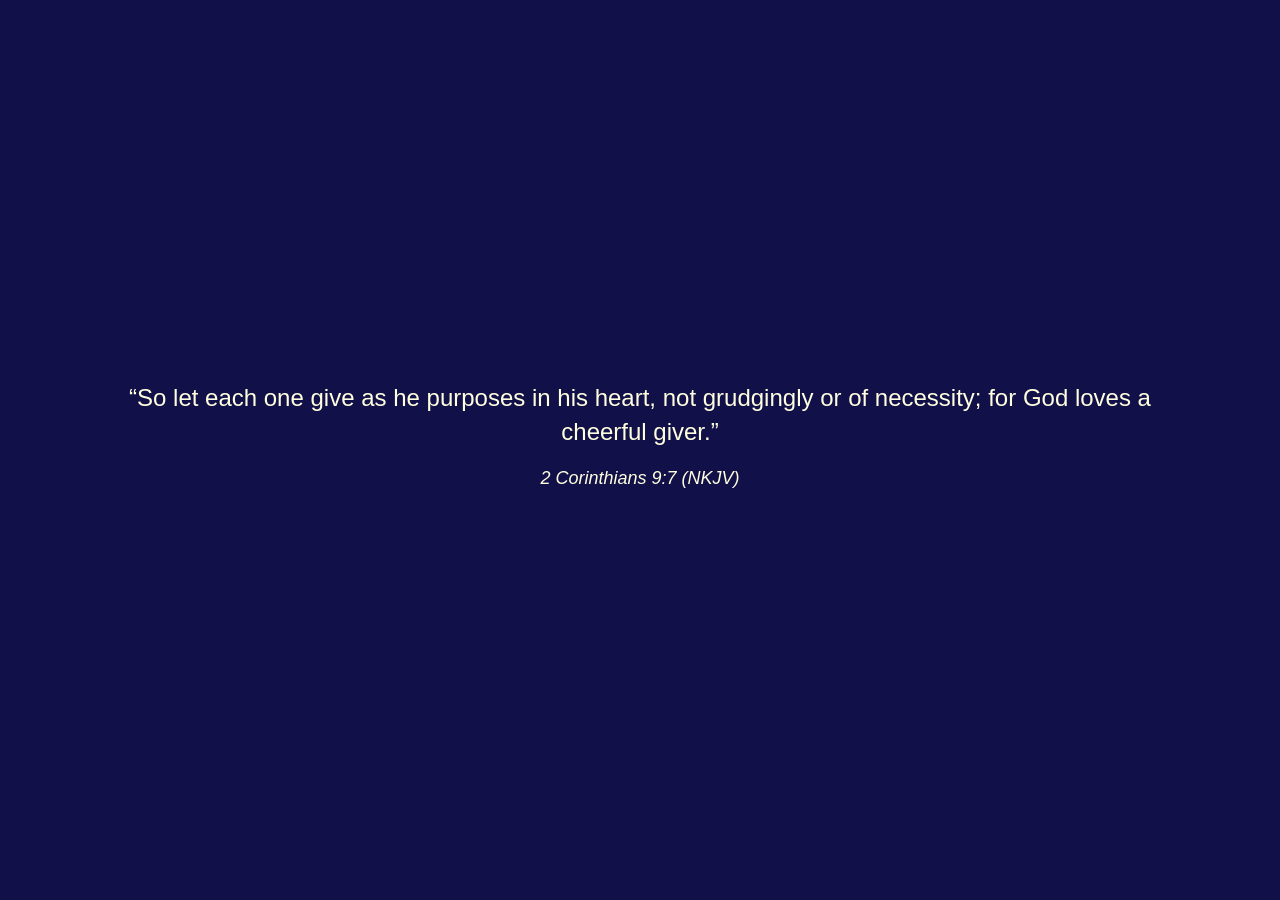
<file: offerings.html>
<!DOCTYPE html>
<html lang="en">
<head>
    <meta charset="UTF-8">
    <meta name="viewport" content="width=device-width, initial-scale=1.0">
    <title>Offerings and Donations - Rose of Sharon Parish | Intermediary Hub: Jesus Tribe</title>

    <!-- favicons
    ================================================== -->
    <link rel="shortcut icon" type="image/x-icon" href="rccg-logo.png">
    <style>
        body, html {
            margin: 0;
            padding: 0;
            height: 100%;
            font-family: Arial, sans-serif;
            background-color: #111049;
            display: flex;
            justify-content: center;
            align-items: center;
            overflow: hidden;
            color: #fffedf;
        }
        .loader-container {
            display: flex;
            flex-direction: column;
            align-items: center;
            text-align: center;
            max-width: 90%;
            padding: 20px;
            box-sizing: border-box;
        }
        .verse {
            font-size: clamp(16px, 5vw, 24px);
            line-height: 1.4;
            margin-bottom: 20px;
            animation: pulse 2s infinite ease-in-out;
        }
        .reference {
            font-size: clamp(14px, 4vw, 18px);
            font-style: italic;
            margin-bottom: 30px;
        }
        .loader {
            width: 200px;
            height: 4px;
            background-color: #fffedf;
            overflow: hidden;
            position: relative;
        }
        .loader::after {
            content: '';
            display: block;
            width: 40%;
            height: 100%;
            background-color: rgba(255, 255, 255, 0.2);
            position: absolute;
            left: -40%;
            animation: loading 2s infinite ease-in-out;
        }
        @keyframes pulse {
            0%, 100% { transform: scale(1); opacity: 1; }
            50% { transform: scale(1.05); opacity: 0.8; }
        }
        @keyframes loading {
            0% { left: -40%; }
            100% { left: 100%; }
        }
        @keyframes fadeOut {
            0% { opacity: 1; }
            100% { opacity: 0; }
        }
    </style>
</head>
<body>
    <div class="loader-container">
        <div class="verse">“So let each one give as he purposes in his heart, not grudgingly or of necessity; for God loves a cheerful giver.”</div>
        <div class="reference">2 Corinthians 9:7 (NKJV)</div>
    </div>
    
    <script>
        // Fade out and redirect after animation
        setTimeout(() => {
            document.body.style.animation = 'fadeOut 0.5s ease-out forwards';
            setTimeout(() => {
                window.location.href = "give.html";
            }, 500);
        }, 4000);
    </script>
</body>
</html>
</file>
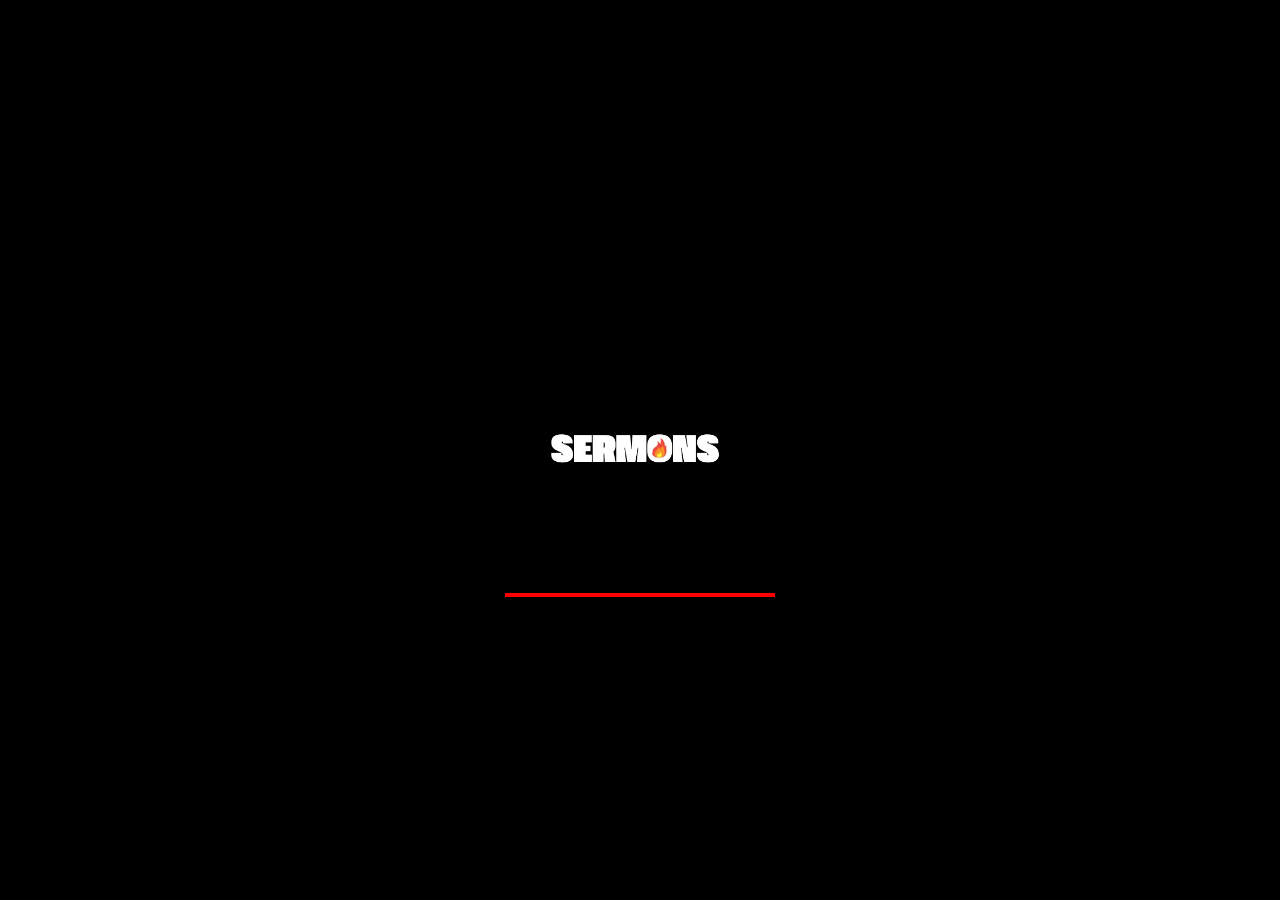
<file: sermon.html>
<!DOCTYPE html>
<html lang="en">
<head>
    <meta charset="UTF-8">
    <meta name="viewport" content="width=device-width, initial-scale=1.0">
    <title>Sermons - Rose of Sharon Parish | Intermediary Hub: Jesus Tribe</title>

    <!-- favicons
    ================================================== -->
    <link rel="shortcut icon" type="image/x-icon" href="rccg-logo.png">

    <style>
        body, html {
            margin: 0;
            padding: 0;
            height: 100%;
            font-family: Arial, sans-serif;
            background-color: black;
            display: flex;
            justify-content: center;
            align-items: center;
            overflow: hidden;
        }
        .loader-container {
            display: flex;
            flex-direction: column;
            align-items: center;
            width: 90%; /* Limit container width on small screens */
            max-width: 300px; /* Maximum width of the container */
        }

        .logo {
            width: 100%;
            max-width: 300px; /* Maximum width of the logo */
            max-height: 50vh; /* Maximum height of the logo */
            object-fit: contain; /* Maintain aspect ratio */
            margin-bottom: 20px;
            animation: pulse 2s infinite ease-in-out;
        }
        .loader {
            width: 100%;
            height: 4px;
            background-color: red;
            overflow: hidden;
            position: relative;
        }
        .loader::after {
            content: '';
            display: block;
            width: 40%;
            height: 100%;
            background-color: whitesmoke;
            position: absolute;
            left: -40%;
            animation: loading 2s infinite ease-in-out;
        }
        @keyframes pulse {
            0%, 100% { transform: scale(1); opacity: 1; }
            50% { transform: scale(1.05); opacity: 0.8; }
        }
        @keyframes loading {
            0% { left: -40%; }
            100% { left: 100%; }
        }
        @keyframes fadeOut {
            0% { opacity: 1; }
            100% { opacity: 0; }
        }
    </style>
</head>
<body>
    <div class="loader-container">
        <img src="images/sermons.png" alt="Sermons" class="logo">
        <div class="loader"></div>
    </div>

    <script>
        // Fade out and redirect after animation
        setTimeout(() => {
            document.body.style.animation = 'fadeOut 0.5s ease-out forwards';
            setTimeout(() => {
                window.location.href = "bibleverse.html";
            }, 500);
        }, 4000);
    </script>
</body>
</html>
</file>
<file: css/vendor.css>
/* ===================================================================
 * Booth Third-party Stylesheets
 * Template Ver. 1.0.0
 * 10-20-2021
 * -------------------------------------------------------------------
 *
 * TOC:
 * # PrismJS
 * # Swiper
 * # Basiclightbox
 *
 * ------------------------------------------------------------------- */

/* ===================================================================
 * # PrismJS 1.20.0
 *   https://prismjs.com/download.html#themes=prism-okaidia&languages=markup+css+clike+javascript+markup-templating+php 
 *   
 *   okaidia theme for JavaScript, CSS and HTML
 *   Loosely based on Monokai textmate theme by http://www.monokai.nl/
 *   @author ocodia
 * ------------------------------------------------------------------- */
code[class*="language-"],
pre[class*="language-"] {
    color           : #f8f8f2;
    background      : none;
    text-shadow     : 0 1px rgba(0, 0, 0, 0.3);
    font-family     : var(--font-mono);
    font-size       : calc(var(--text-size) * 0.9444);
    text-align      : left;
    white-space     : pre;
    word-spacing    : normal;
    word-break      : normal;
    word-wrap       : normal;
    line-height     : var(--vspace-1);
    -moz-tab-size   : 4;
    -o-tab-size     : 4;
    tab-size        : 4;
    -webkit-hyphens : none;
    -moz-hyphens    : none;
    -ms-hyphens     : none;
    hyphens         : none;
}

/* Code blocks */

pre[class*="language-"] {
    padding  : var(--vspace-0_5) 0 var(--vspace-1);
    margin   : var(--vspace-1) 0;
    overflow : auto;
}

:not(pre)>code[class*="language-"],
pre[class*="language-"] {
    background : #272822;
}

/* Inline code */

:not(pre)>code[class*="language-"] {
    padding     : .1em;
    white-space : normal;
}

.token.comment,
.token.prolog,
.token.doctype,
.token.cdata {
    color : slategray;
}

.token.punctuation {
    color : #f8f8f2;
}

.token.namespace {
    opacity : .7;
}

.token.property,
.token.tag,
.token.constant,
.token.symbol,
.token.deleted {
    color : #f92672;
}

.token.boolean,
.token.number {
    color : #ae81ff;
}

.token.selector,
.token.attr-name,
.token.string,
.token.char,
.token.builtin,
.token.inserted {
    color : #a6e22e;
}

.token.operator,
.token.entity,
.token.url,
.language-css .token.string,
.style .token.string,
.token.variable {
    color : #f8f8f2;
}

.token.atrule,
.token.attr-value,
.token.function,
.token.class-name {
    color : #e6db74;
}

.token.keyword {
    color : #66d9ef;
}

.token.regex,
.token.important {
    color : #fd971f;
}

.token.important,
.token.bold {
    font-weight : bold;
}

.token.italic {
    font-style : italic;
}

.token.entity {
    cursor : help;
}


/* ===================================================================
 * # Swiper 6.4.5
 *   Most modern mobile touch slider and framework with hardware accelerated transitions
 *   https://swiperjs.com
 *
 *   Copyright 2014-2020 Vladimir Kharlampidi
 *
 *   Released under the MIT License
 *
 *   Released on: December 18, 2020
 * ------------------------------------------------------------------- */
@font-face {
    font-family : "swiper-icons";
    src         : url("data:application/font-woff;charset=utf-8;base64, [base64]//wADZ2x5ZgAAAywAAADMAAAD2MHtryVoZWFkAAABbAAAADAAAAA2E2+eoWhoZWEAAAGcAAAAHwAAACQC9gDzaG10eAAAAigAAAAZAAAArgJkABFsb2NhAAAC0AAAAFoAAABaFQAUGG1heHAAAAG8AAAAHwAAACAAcABAbmFtZQAAA/gAAAE5AAACXvFdBwlwb3N0AAAFNAAAAGIAAACE5s74hXjaY2BkYGAAYpf5Hu/j+W2+MnAzMYDAzaX6QjD6/4//Bxj5GA8AuRwMYGkAPywL13jaY2BkYGA88P8Agx4j+/8fQDYfA1AEBWgDAIB2BOoAeNpjYGRgYNBh4GdgYgABEMnIABJzYNADCQAACWgAsQB42mNgYfzCOIGBlYGB0YcxjYGBwR1Kf2WQZGhhYGBiYGVmgAFGBiQQkOaawtDAoMBQxXjg/wEGPcYDDA4wNUA2CCgwsAAAO4EL6gAAeNpj2M0gyAACqxgGNWBkZ2D4/wMA+xkDdgAAAHjaY2BgYGaAYBkGRgYQiAHyGMF8FgYHIM3DwMHABGQrMOgyWDLEM1T9/w8UBfEMgLzE////P/5//f/V/xv+r4eaAAeMbAxwIUYmIMHEgKYAYjUcsDAwsLKxc3BycfPw8jEQA/[base64]/uznmfPFBNODM2K7MTQ45YEAZqGP81AmGGcF3iPqOop0r1SPTaTbVkfUe4HXj97wYE+yNwWYxwWu4v1ugWHgo3S1XdZEVqWM7ET0cfnLGxWfkgR42o2PvWrDMBSFj/IHLaF0zKjRgdiVMwScNRAoWUoH78Y2icB/yIY09An6AH2Bdu/UB+yxopYshQiEvnvu0dURgDt8QeC8PDw7Fpji3fEA4z/PEJ6YOB5hKh4dj3EvXhxPqH/SKUY3rJ7srZ4FZnh1PMAtPhwP6fl2PMJMPDgeQ4rY8YT6Gzao0eAEA409DuggmTnFnOcSCiEiLMgxCiTI6Cq5DZUd3Qmp10vO0LaLTd2cjN4fOumlc7lUYbSQcZFkutRG7g6JKZKy0RmdLY680CDnEJ+UMkpFFe1RN7nxdVpXrC4aTtnaurOnYercZg2YVmLN/d/gczfEimrE/fs/bOuq29Zmn8tloORaXgZgGa78yO9/cnXm2BpaGvq25Dv9S4E9+5SIc9PqupJKhYFSSl47+Qcr1mYNAAAAeNptw0cKwkAAAMDZJA8Q7OUJvkLsPfZ6zFVERPy8qHh2YER+3i/BP83vIBLLySsoKimrqKqpa2hp6+jq6RsYGhmbmJqZSy0sraxtbO3sHRydnEMU4uR6yx7JJXveP7WrDycAAAAAAAH//wACeNpjYGRgYOABYhkgZgJCZgZNBkYGLQZtIJsFLMYAAAw3ALgAeNolizEKgDAQBCchRbC2sFER0YD6qVQiBCv/H9ezGI6Z5XBAw8CBK/m5iQQVauVbXLnOrMZv2oLdKFa8Pjuru2hJzGabmOSLzNMzvutpB3N42mNgZGBg4GKQYzBhYMxJLMlj4GBgAYow/P/PAJJhLM6sSoWKfWCAAwDAjgbRAAB42mNgYGBkAIIbCZo5IPrmUn0hGA0AO8EFTQAA") format("woff");
    font-weight : 400;
    font-style  : normal;
}

:root {
    --swiper-theme-color : #007aff;
}

.swiper-container {
    margin-left  : auto;
    margin-right : auto;
    position     : relative;
    overflow     : hidden;
    list-style   : none;
    padding      : 0;
    /* Fix of Webkit flickering */
    z-index      : 1;
}

.swiper-container-vertical>.swiper-wrapper {
    flex-direction : column;
}

.swiper-wrapper {
    position            : relative;
    width               : 100%;
    height              : 100%;
    z-index             : 1;
    display             : flex;
    transition-property : transform;
    box-sizing          : content-box;
}

.swiper-container-android .swiper-slide,
.swiper-wrapper {
    transform : translate3d(0px, 0, 0);
}

.swiper-container-multirow>.swiper-wrapper {
    flex-wrap : wrap;
}

.swiper-container-multirow-column>.swiper-wrapper {
    flex-wrap      : wrap;
    flex-direction : column;
}

.swiper-container-free-mode>.swiper-wrapper {
    transition-timing-function : ease-out;
    margin                     : 0 auto;
}

.swiper-slide {
    flex-shrink         : 0;
    width               : 100%;
    height              : 100%;
    position            : relative;
    transition-property : transform;
}

.swiper-slide-invisible-blank {
    visibility : hidden;
}

/* Auto Height */

.swiper-container-autoheight,
.swiper-container-autoheight .swiper-slide {
    height : auto;
}

.swiper-container-autoheight .swiper-wrapper {
    align-items         : flex-start;
    transition-property : transform, height;
}

/* 3D Effects */

.swiper-container-3d {
    perspective : 1200px;
}

.swiper-container-3d .swiper-wrapper,
.swiper-container-3d .swiper-slide,
.swiper-container-3d .swiper-slide-shadow-left,
.swiper-container-3d .swiper-slide-shadow-right,
.swiper-container-3d .swiper-slide-shadow-top,
.swiper-container-3d .swiper-slide-shadow-bottom,
.swiper-container-3d .swiper-cube-shadow {
    transform-style : preserve-3d;
}

.swiper-container-3d .swiper-slide-shadow-left,
.swiper-container-3d .swiper-slide-shadow-right,
.swiper-container-3d .swiper-slide-shadow-top,
.swiper-container-3d .swiper-slide-shadow-bottom {
    position       : absolute;
    left           : 0;
    top            : 0;
    width          : 100%;
    height         : 100%;
    pointer-events : none;
    z-index        : 10;
}

.swiper-container-3d .swiper-slide-shadow-left {
    background-image : linear-gradient(to left, rgba(0, 0, 0, 0.5), rgba(0, 0, 0, 0));
}

.swiper-container-3d .swiper-slide-shadow-right {
    background-image : linear-gradient(to right, rgba(0, 0, 0, 0.5), rgba(0, 0, 0, 0));
}

.swiper-container-3d .swiper-slide-shadow-top {
    background-image : linear-gradient(to top, rgba(0, 0, 0, 0.5), rgba(0, 0, 0, 0));
}

.swiper-container-3d .swiper-slide-shadow-bottom {
    background-image : linear-gradient(to bottom, rgba(0, 0, 0, 0.5), rgba(0, 0, 0, 0));
}

/* CSS Mode */

.swiper-container-css-mode>.swiper-wrapper {
    overflow           : auto;
    scrollbar-width    : none;
    /* For Firefox */
    -ms-overflow-style : none;
    /* For Internet Explorer and Edge */
}

.swiper-container-css-mode>.swiper-wrapper::-webkit-scrollbar {
    display : none;
}

.swiper-container-css-mode>.swiper-wrapper>.swiper-slide {
    scroll-snap-align : start start;
}

.swiper-container-horizontal.swiper-container-css-mode>.swiper-wrapper {
    scroll-snap-type : x mandatory;
}

.swiper-container-vertical.swiper-container-css-mode>.swiper-wrapper {
    scroll-snap-type : y mandatory;
}

:root {
    --swiper-navigation-size  : 44px;
    /*
    --swiper-navigation-color : var(--swiper-theme-color);
    */
}

.swiper-button-prev,
.swiper-button-next {
    position        : absolute;
    top             : 50%;
    width           : calc(var(--swiper-navigation-size) / 44 * 27);
    height          : var(--swiper-navigation-size);
    margin-top      : calc(-1 * var(--swiper-navigation-size) / 2);
    z-index         : 10;
    cursor          : pointer;
    display         : flex;
    align-items     : center;
    justify-content : center;
    color           : var(--swiper-navigation-color, var(--swiper-theme-color));
}

.swiper-button-prev.swiper-button-disabled,
.swiper-button-next.swiper-button-disabled {
    opacity        : 0.35;
    cursor         : auto;
    pointer-events : none;
}

.swiper-button-prev:after,
.swiper-button-next:after {
    font-family    : swiper-icons;
    font-size      : var(--swiper-navigation-size);
    text-transform : none !important;
    letter-spacing : 0;
    text-transform : none;
    font-variant   : initial;
    line-height    : 1;
}

.swiper-button-prev,
.swiper-container-rtl .swiper-button-next {
    left  : 10px;
    right : auto;
}

.swiper-button-prev:after,
.swiper-container-rtl .swiper-button-next:after {
    content : "prev";
}

.swiper-button-next,
.swiper-container-rtl .swiper-button-prev {
    right : 10px;
    left  : auto;
}

.swiper-button-next:after,
.swiper-container-rtl .swiper-button-prev:after {
    content : "next";
}

.swiper-button-prev.swiper-button-white,
.swiper-button-next.swiper-button-white {
    --swiper-navigation-color : #ffffff;
}

.swiper-button-prev.swiper-button-black,
.swiper-button-next.swiper-button-black {
    --swiper-navigation-color : #000000;
}

.swiper-button-lock {
    display : none;
}

:root {
    /*
    --swiper-pagination-color: var(--swiper-theme-color);
    */
}

.swiper-pagination {
    position   : absolute;
    text-align : center;
    transition : 300ms opacity;
    transform  : translate3d(0, 0, 0);
    z-index    : 10;
}

.swiper-pagination.swiper-pagination-hidden {
    opacity : 0;
}

/* Common Styles */

.swiper-pagination-fraction,
.swiper-pagination-custom,
.swiper-container-horizontal>.swiper-pagination-bullets {
    bottom : 10px;
    left   : 0;
    width  : 100%;
}

/* Bullets */

.swiper-pagination-bullets-dynamic {
    overflow  : hidden;
    font-size : 0;
}

.swiper-pagination-bullets-dynamic .swiper-pagination-bullet {
    transform : scale(0.33);
    position  : relative;
}

.swiper-pagination-bullets-dynamic .swiper-pagination-bullet-active {
    transform : scale(1);
}

.swiper-pagination-bullets-dynamic .swiper-pagination-bullet-active-main {
    transform : scale(1);
}

.swiper-pagination-bullets-dynamic .swiper-pagination-bullet-active-prev {
    transform : scale(0.66);
}

.swiper-pagination-bullets-dynamic .swiper-pagination-bullet-active-prev-prev {
    transform : scale(0.33);
}

.swiper-pagination-bullets-dynamic .swiper-pagination-bullet-active-next {
    transform : scale(0.66);
}

.swiper-pagination-bullets-dynamic .swiper-pagination-bullet-active-next-next {
    transform : scale(0.33);
}

.swiper-pagination-bullet {
    width         : 8px;
    height        : 8px;
    display       : inline-block;
    border-radius : 100%;
    background    : #000;
    opacity       : 0.2;
}

button.swiper-pagination-bullet {
    border             : none;
    margin             : 0;
    padding            : 0;
    box-shadow         : none;
    -webkit-appearance : none;
    -moz-appearance    : none;
    appearance         : none;
}

.swiper-pagination-clickable .swiper-pagination-bullet {
    cursor : pointer;
}

.swiper-pagination-bullet-active {
    opacity    : 1;
    background : var(--swiper-pagination-color, var(--swiper-theme-color));
}

.swiper-container-vertical>.swiper-pagination-bullets {
    right     : 10px;
    top       : 50%;
    transform : translate3d(0px, -50%, 0);
}

.swiper-container-vertical>.swiper-pagination-bullets .swiper-pagination-bullet {
    margin  : 6px 0;
    display : block;
}

.swiper-container-vertical>.swiper-pagination-bullets.swiper-pagination-bullets-dynamic {
    top       : 50%;
    transform : translateY(-50%);
    width     : 8px;
}

.swiper-container-vertical>.swiper-pagination-bullets.swiper-pagination-bullets-dynamic .swiper-pagination-bullet {
    display    : inline-block;
    transition : 200ms transform, 200ms top;
}

.swiper-container-horizontal>.swiper-pagination-bullets .swiper-pagination-bullet {
    margin : 0 4px;
}

.swiper-container-horizontal>.swiper-pagination-bullets.swiper-pagination-bullets-dynamic {
    left        : 50%;
    transform   : translateX(-50%);
    white-space : nowrap;
}

.swiper-container-horizontal>.swiper-pagination-bullets.swiper-pagination-bullets-dynamic .swiper-pagination-bullet {
    transition : 200ms transform, 200ms left;
}

.swiper-container-horizontal.swiper-container-rtl>.swiper-pagination-bullets-dynamic .swiper-pagination-bullet {
    transition : 200ms transform, 200ms right;
}

/* Progress */

.swiper-pagination-progressbar {
    background : rgba(0, 0, 0, 0.25);
    position   : absolute;
}

.swiper-pagination-progressbar .swiper-pagination-progressbar-fill {
    background       : var(--swiper-pagination-color, var(--swiper-theme-color));
    position         : absolute;
    left             : 0;
    top              : 0;
    width            : 100%;
    height           : 100%;
    transform        : scale(0);
    transform-origin : left top;
}

.swiper-container-rtl .swiper-pagination-progressbar .swiper-pagination-progressbar-fill {
    transform-origin : right top;
}

.swiper-container-horizontal>.swiper-pagination-progressbar,
.swiper-container-vertical>.swiper-pagination-progressbar.swiper-pagination-progressbar-opposite {
    width  : 100%;
    height : 4px;
    left   : 0;
    top    : 0;
}

.swiper-container-vertical>.swiper-pagination-progressbar,
.swiper-container-horizontal>.swiper-pagination-progressbar.swiper-pagination-progressbar-opposite {
    width  : 4px;
    height : 100%;
    left   : 0;
    top    : 0;
}

.swiper-pagination-white {
    --swiper-pagination-color : #ffffff;
}

.swiper-pagination-black {
    --swiper-pagination-color : #000000;
}

.swiper-pagination-lock {
    display : none;
}

/* Scrollbar */

.swiper-scrollbar {
    border-radius    : 10px;
    position         : relative;
    -ms-touch-action : none;
    background       : rgba(0, 0, 0, 0.1);
}

.swiper-container-horizontal>.swiper-scrollbar {
    position : absolute;
    left     : 1%;
    bottom   : 3px;
    z-index  : 50;
    height   : 5px;
    width    : 98%;
}

.swiper-container-vertical>.swiper-scrollbar {
    position : absolute;
    right    : 3px;
    top      : 1%;
    z-index  : 50;
    width    : 5px;
    height   : 98%;
}

.swiper-scrollbar-drag {
    height        : 100%;
    width         : 100%;
    position      : relative;
    background    : rgba(0, 0, 0, 0.5);
    border-radius : 10px;
    left          : 0;
    top           : 0;
}

.swiper-scrollbar-cursor-drag {
    cursor : move;
}

.swiper-scrollbar-lock {
    display : none;
}

.swiper-zoom-container {
    width           : 100%;
    height          : 100%;
    display         : flex;
    justify-content : center;
    align-items     : center;
    text-align      : center;
}

.swiper-zoom-container>img,
.swiper-zoom-container>svg,
.swiper-zoom-container>canvas {
    max-width  : 100%;
    max-height : 100%;
    object-fit : contain;
}

.swiper-slide-zoomed {
    cursor : move;
}

/* Preloader */

:root {
    /*
    --swiper-preloader-color: var(--swiper-theme-color);
    */
}

.swiper-lazy-preloader {
    width            : 42px;
    height           : 42px;
    position         : absolute;
    left             : 50%;
    top              : 50%;
    margin-left      : -21px;
    margin-top       : -21px;
    z-index          : 10;
    transform-origin : 50%;
    animation        : swiper-preloader-spin 1s infinite linear;
    box-sizing       : border-box;
    border           : 4px solid var(--swiper-preloader-color, var(--swiper-theme-color));
    border-radius    : 50%;
    border-top-color : transparent;
}

.swiper-lazy-preloader-white {
    --swiper-preloader-color : #fff;
}

.swiper-lazy-preloader-black {
    --swiper-preloader-color : #000;
}

@keyframes swiper-preloader-spin {
    100% {
        transform : rotate(360deg);
    }
}

/* a11y */

.swiper-container .swiper-notification {
    position       : absolute;
    left           : 0;
    top            : 0;
    pointer-events : none;
    opacity        : 0;
    z-index        : -1000;
}

.swiper-container-fade.swiper-container-free-mode .swiper-slide {
    transition-timing-function : ease-out;
}

.swiper-container-fade .swiper-slide {
    pointer-events      : none;
    transition-property : opacity;
}

.swiper-container-fade .swiper-slide .swiper-slide {
    pointer-events : none;
}

.swiper-container-fade .swiper-slide-active,
.swiper-container-fade .swiper-slide-active .swiper-slide-active {
    pointer-events : auto;
}

.swiper-container-cube {
    overflow : visible;
}

.swiper-container-cube .swiper-slide {
    pointer-events              : none;
    -webkit-backface-visibility : hidden;
    backface-visibility         : hidden;
    z-index                     : 1;
    visibility                  : hidden;
    transform-origin            : 0 0;
    width                       : 100%;
    height                      : 100%;
}

.swiper-container-cube .swiper-slide .swiper-slide {
    pointer-events : none;
}

.swiper-container-cube.swiper-container-rtl .swiper-slide {
    transform-origin : 100% 0;
}

.swiper-container-cube .swiper-slide-active,
.swiper-container-cube .swiper-slide-active .swiper-slide-active {
    pointer-events : auto;
}

.swiper-container-cube .swiper-slide-active,
.swiper-container-cube .swiper-slide-next,
.swiper-container-cube .swiper-slide-prev,
.swiper-container-cube .swiper-slide-next+.swiper-slide {
    pointer-events : auto;
    visibility     : visible;
}

.swiper-container-cube .swiper-slide-shadow-top,
.swiper-container-cube .swiper-slide-shadow-bottom,
.swiper-container-cube .swiper-slide-shadow-left,
.swiper-container-cube .swiper-slide-shadow-right {
    z-index                     : 0;
    -webkit-backface-visibility : hidden;
    backface-visibility         : hidden;
}

.swiper-container-cube .swiper-cube-shadow {
    position       : absolute;
    left           : 0;
    bottom         : 0px;
    width          : 100%;
    height         : 100%;
    background     : #000;
    opacity        : 0.6;
    -webkit-filter : blur(50px);
    filter         : blur(50px);
    z-index        : 0;
}

.swiper-container-flip {
    overflow : visible;
}

.swiper-container-flip .swiper-slide {
    pointer-events              : none;
    -webkit-backface-visibility : hidden;
    backface-visibility         : hidden;
    z-index                     : 1;
}

.swiper-container-flip .swiper-slide .swiper-slide {
    pointer-events : none;
}

.swiper-container-flip .swiper-slide-active,
.swiper-container-flip .swiper-slide-active .swiper-slide-active {
    pointer-events : auto;
}

.swiper-container-flip .swiper-slide-shadow-top,
.swiper-container-flip .swiper-slide-shadow-bottom,
.swiper-container-flip .swiper-slide-shadow-left,
.swiper-container-flip .swiper-slide-shadow-right {
    z-index                     : 0;
    -webkit-backface-visibility : hidden;
    backface-visibility         : hidden;
}


/* ===================================================================
 * # Basiclightbox
 *
 *
 * ------------------------------------------------------------------- */
 .basicLightbox {
    position        : fixed;
    display         : flex;
    justify-content : center;
    align-items     : center;
    top             : 0;
    left            : 0;
    width           : 100%;
    height          : 100vh;
    background      : var(--color-gray-19);
    opacity         : 0.01;
    transition      : opacity 0.4s ease;
    z-index         : 1000;
    will-change     : opacity;
}

.basicLightbox::after {
    content             : "";
    position            : absolute;
    top                 : 1.6rem;
    right               : 1.8rem;
    width               : 2em;
    height              : 2em;
    background          : url(../images/icons/icon-close-2.svg);
    background-position : center;
    background-size     : 1.6rem 1.6rem;
    background-repeat   : no-repeat;
    cursor              : pointer;
}

.basicLightbox--visible {
    opacity : 1;
}

.basicLightbox__placeholder {
    max-width   : 100%;
    transform   : scale(0.9);
    transition  : all 0.4s ease;
    z-index     : 1;
    will-change : transform;
    opacity     : 0;
}

.basicLightbox__placeholder>iframe:first-child:last-child,
.basicLightbox__placeholder>img:first-child:last-child,
.basicLightbox__placeholder>video:first-child:last-child {
    display    : block;
    position   : absolute;
    top        : 0;
    right      : 0;
    bottom     : 0;
    left       : 0;
    margin     : auto;
    max-width  : 95%;
    max-height : 95%;
}

.basicLightbox__placeholder>iframe:first-child:last-child,
.basicLightbox__placeholder>video:first-child:last-child {
    pointer-events : auto;
}

.basicLightbox__placeholder>img:first-child:last-child,
.basicLightbox__placeholder>video:first-child:last-child {
    width  : auto;
    height : auto;
}

.basicLightbox--iframe .basicLightbox__placeholder,
.basicLightbox--img .basicLightbox__placeholder,
.basicLightbox--video .basicLightbox__placeholder {
    width          : 100%;
    height         : 100%;
    pointer-events : none;
}

.basicLightbox--visible .basicLightbox__placeholder {
    transform : scale(1);
    opacity   : 1;
}
</file>
<file: css/styles.css>
@charset "UTF-8";

/* =================================================================== 
 
 * TOC:
 * # SETTINGS
 *      ## fonts 
 *      ## colors 
 *      ## spacing and typescale
 *      ## grid variables
 * # NORMALIZE
 * # BASE SETUP
 * # GRID
 *      ## large screen devices
 *      ## medium screen devices 
 *      ## tablet devices 
 *      ## mobile devices 
 *      ## small screen devices 
 *      ## additional column stackpoints 
 * # UTILITY CLASSES
 * # TYPOGRAPHY 
 *      ## base type styles
 *      ## additional typography & helper classes
 *      ## lists
 *      ## spacing
 * # PRELOADER 
 *      ## page loaded
 * # FORM
 *      ## style placeholder text
 *      ## change autocomplete styles in Chrome
 * # BUTTONS
 * # TABLE
 * # COMPONENTS
 *      ## pagination
 *      ## alert box 
 *      ## skillbars
 *      ## stats tabs
 * # PROJECT-WIDE SHARED STYLES
 *      ## theme-specific typography classes
 *      ## media classes
 *      ## section header
 *      ## swiper overrides
 * # PAGE WRAP
 * # SITE HEADER
 *      ## logo
 *      ## main navigation
 *      ## cta button
 *      ## mobile menu toggle
 * # INTRO
 *      ## intro background
 *      ## intro content
 *      ## intro social
 *      ## intro scroll
 *      ## intro transitions
 * # ABOUT
 *      ## stats
 *      ## info
 *      ## screens
 *      ## how-to
 *      ## features
 * # TESTIMONIALS
 *      ## testimonial slider
 * # PRICING
 *      ## pricing plan blocks
 * # DOWNLOAD
 * # FOOTER
 *      ## subscription form
 *      ## footer logo
 *      ## footer sitelinks
 *      ## footer contact
 *      ## footer social
 *      ## copyright
 *      ## go top
 *
 * ------------------------------------------------------------------ */

/* ===================================================================
 * # SETTINGS
 *
 *
 * ------------------------------------------------------------------- */

/* ------------------------------------------------------------------- 
 * ## fonts 
 * ------------------------------------------------------------------- */
@import url("https://fonts.googleapis.com/css2?family=Inter:wght@300;400;500;600&family=Heebo:wght@300;400;500;600;700&display=swap");

:root {
    --font-1    : "Inter", sans-serif;
    --font-2    : "Heebo", sans-serif;

    /* monospace
     */
    --font-mono : Consolas, "Andale Mono", Courier, "Courier New", monospace;
}

/* ------------------------------------------------------------------- 
 * ## colors
 * ------------------------------------------------------------------- */
:root {

    /* color-1(#111049)
     * color-2(#BA2D0B)
     */
    --color-1                       : #111049;
    --color-2                       : hsla(12, 89%, 39%, 1);

    /* theme color variations
     */
    --color-1-lightest              : hsla(144, 37%, 79%, 1);
    --color-1-lighter               : #111049;
    --color-1-light                 : #111049;
    --color-1-dark                  : #111049;
    --color-1-darker                : #FFF628;
    --color-1-darkest               : hsla(144, 37%, 9%, 1);

    --color-2-lighter               : hsla(12, 89%, 59%, 1);
    --color-2-light                 : hsla(12, 89%, 49%, 1);
    --color-2-dark                  : hsla(12, 89%, 29%, 1);
    --color-2-darker                : hsla(12, 89%, 19%, 1);
    --color-2-darkest               : hsla(12, 89%, 9%, 1);

    /* feedback colors
     * color-error(#ffd1d2), color-success(#c8e675), 
     * color-info(#d7ecfb), color-notice(#fff099)
     */
    --color-error                   : hsla(359, 100%, 91%, 1);
    --color-success                 : hsla(76, 69%, 68%, 1);
    --color-info                    : hsla(205, 82%, 91%, 1);
    --color-notice                  : hsla(51, 100%, 80%, 1);
    --color-error-content           : hsla(359, 50%, 50%, 1);
    --color-success-content         : hsla(76, 29%, 28%, 1);
    --color-info-content            : hsla(205, 32%, 31%, 1);
    --color-notice-content          : hsla(51, 30%, 30%, 1);

    /* shades 
     * generated using 
     * Tint & Shade Generator 
     * (https://maketintsandshades.com/)
     */
    --color-black                   : #000000;
    --color-gray-19                 : #161616;
    --color-gray-18                 : #2c2c2c;
    --color-gray-17                 : #424342;
    --color-gray-16                 : #585958;
    --color-gray-15                 : #6e6f6f;
    --color-gray-14                 : #838585;
    --color-gray-13                 : #999b9b;
    --color-gray-12                 : #afb2b1;
    --color-gray-11                 : #c5c8c7;
    --color-gray-10                 : #dbdedd;
    --color-gray-9                  : #dfe1e0;
    --color-gray-8                  : #e2e5e4;
    --color-gray-7                  : #e6e8e7;
    --color-gray-6                  : #e9ebeb;
    --color-gray-5                  : #edefee;
    --color-gray-4                  : #f1f2f1;
    --color-gray-3                  : #f4f5f5;
    --color-gray-2                  : #f8f8f8;
    --color-gray-1                  : #fbfcfc;
    --color-white                   : #ffffff;

    /* text
     */
    --color-text                    : var(--color-gray-19);
    --color-text-dark               : var(--color-gray-19);
    --color-text-light              : var(--color-gray-13);
    --color-placeholder             : var(--color-gray-13);

    /* buttons
     */
    --color-btn                     : var(--color-gray-6);
    --color-btn-text                : var(--color-black);
    --color-btn-hover               : var(--color-gray-8);
    --color-btn-hover-text          : var(--color-black);
    --color-btn-primary             : var(--color-1);
    --color-btn-primary-text        : var(--color-white);
    --color-btn-primary-hover       : var(--color-1-dark);
    --color-btn-primary-hover-text  : var(--color-white);
    --color-btn-stroke              : var(--color-black);
    --color-btn-stroke-text         : var(--color-black);
    --color-btn-stroke-hover        : var(--color-black);
    --color-btn-stroke-hover-text   : var(--color-white);

    /* preloader
     */
    --color-preloader-bg            : var(--color-gray-19);
    --color-loader                  : white;
    --color-loader-light            : rgba(255, 255, 255, 0.1);

    /* others
     */
    --color-body                    : white;
    --color-border                  : rgba(0, 0, 0, 0.08);
    --border-radius                 : 8px;
}

/* ------------------------------------------------------------------- 
 * ## spacing and typescale
 * ------------------------------------------------------------------- */
:root {

    /* spacing
     * base font size: 18px 
     * vertical space unit : 32px
     */
    --base-size         : 62.5%;
    --multiplier        : 1;
    --base-font-size    : calc(1.8rem * var(--multiplier));
    --space             : calc(3.2rem * var(--multiplier));

    /* vertical spacing 
     */
    --vspace-0_125      : calc(0.125 * var(--space));
    --vspace-0_25       : calc(0.25 * var(--space));
    --vspace-0_375      : calc(0.375 * var(--space));
    --vspace-0_5        : calc(0.5 * var(--space));
    --vspace-0_625      : calc(0.625 * var(--space));
    --vspace-0_75       : calc(0.75 * var(--space));
    --vspace-0_875      : calc(0.875 * var(--space));
    --vspace-1          : calc(var(--space));
    --vspace-1_25       : calc(1.25 * var(--space));
    --vspace-1_5        : calc(1.5 * var(--space));
    --vspace-1_75       : calc(1.75 * var(--space));
    --vspace-2          : calc(2 * var(--space));
    --vspace-2_5        : calc(2.5 * var(--space));
    --vspace-3          : calc(3 * var(--space));
    --vspace-3_5        : calc(3.5 * var(--space));
    --vspace-4          : calc(4 * var(--space));
    --vspace-4_5        : calc(4.5 * var(--space));
    --vspace-5          : calc(5 * var(--space));

    /* type scale
     * ratio 1:2 | base: 18px
     * -------------------------------------------------------
     *
     * --text-display-3 = (77.40px)
     * --text-display-2 = (64.50px)
     * --text-display-1 = (53.75px)
     * --text-xxxl      = (44.79px)
     * --text-xxl       = (37.32px)
     * --text-xl        = (31.10px)
     * --text-lg        = (25.92px)
     * --text-md        = (21.60px)
     * --text-size      = (18.00px) BASE
     * --text-sm        = (15.00px)
     * --text-xs        = (12.50px)
     *
     * ---------------------------------------------------------
     */
    --text-scale-ratio  : 1.2;
    --text-size         : var(--base-font-size);
    --text-xs           : calc((var(--text-size) / var(--text-scale-ratio)) / var(--text-scale-ratio));
    --text-sm           : calc(var(--text-xs) * var(--text-scale-ratio));
    --text-md           : calc(var(--text-sm) * var(--text-scale-ratio) * var(--text-scale-ratio));
    --text-lg           : calc(var(--text-md) * var(--text-scale-ratio));
    --text-xl           : calc(var(--text-lg) * var(--text-scale-ratio));
    --text-xxl          : calc(var(--text-xl) * var(--text-scale-ratio));
    --text-xxxl         : calc(var(--text-xxl) * var(--text-scale-ratio));
    --text-display-1    : calc(var(--text-xxxl) * var(--text-scale-ratio));
    --text-display-2    : calc(var(--text-display-1) * var(--text-scale-ratio));
    --text-display-3    : calc(var(--text-display-2) * var(--text-scale-ratio));

    /* default button height
     */
    --vspace-btn        : var(--vspace-2);
}

/* on mobile devices below 600px, change the value of '--multiplier' 
 * to adjust the values of base font size and vertical space unit.
 */
@media screen and (max-width: 600px) {
    :root {
        --multiplier : 0.9375;
    }
}

/* ------------------------------------------------------------------- 
 * ## grid variables
 * ------------------------------------------------------------------- */
:root {

    /* widths for rows and containers
     */
    --width-full     : 100%;
    --width-max      : 1200px;
    --width-wide     : 1400px;
    --width-wider    : 1600px;
    --width-widest   : 1800px;
    --width-narrow   : 1000px;
    --width-narrower : 800px;
    --width-grid-max : var(--width-max);

    /* gutter
     */
    --gutter         : 2.2rem;
}

/* on medium screen devices
 */
@media screen and (max-width: 1200px) {
    :root {
        --gutter : 2rem;
    }
}

/* on mobile devices
 */
@media screen and (max-width: 600px) {
    :root {
        --gutter : 1rem;
    }
}



/* ====================================================================
 * # NORMALIZE
 *
 *
 * --------------------------------------------------------------------
 * normalize.css v8.0.1 | MIT License |
 * github.com/necolas/normalize.css
 * -------------------------------------------------------------------- */
html {
    line-height              : 1.15;
    -webkit-text-size-adjust : 100%;
}

body {
    margin : 0;
}

main {
    display : block;
}

h1 {
    font-size : 2em;
    margin    : 0.67em 0;
}

hr {
    box-sizing : content-box;
    height     : 0;
    overflow   : visible;
}

pre {
    font-family : monospace, monospace;
    font-size   : 1em;
}

a {
    background-color : transparent;
}

abbr[title] {
    border-bottom   : none;
    text-decoration : underline;
    text-decoration : underline dotted;
}

b,
strong {
    font-weight : bolder;
}

code,
kbd,
samp {
    font-family : monospace, monospace;
    font-size   : 1em;
}

small {
    font-size : 80%;
}

sub,
sup {
    font-size      : 75%;
    line-height    : 0;
    position       : relative;
    vertical-align : baseline;
}

sub {
    bottom : -0.25em;
}

sup {
    top : -0.5em;
}

img {
    border-style : none;
}

button,
input,
optgroup,
select,
textarea {
    font-family : inherit;
    font-size   : 100%;
    line-height : 1.15;
    margin      : 0;
}

button,
input {
    overflow : visible;
}

button,
select {
    text-transform : none;
}

button,
[type="button"],
[type="reset"],
[type="submit"] {
    -webkit-appearance : button;
}

button::-moz-focus-inner,
[type="button"]::-moz-focus-inner,
[type="reset"]::-moz-focus-inner,
[type="submit"]::-moz-focus-inner {
    border-style : none;
    padding      : 0;
}

button:-moz-focusring,
[type="button"]:-moz-focusring,
[type="reset"]:-moz-focusring,
[type="submit"]:-moz-focusring {
    outline : 1px dotted ButtonText;
}

fieldset {
    padding : 0.35em 0.75em 0.625em;
}

legend {
    box-sizing  : border-box;
    color       : inherit;
    display     : table;
    max-width   : 100%;
    padding     : 0;
    white-space : normal;
}

progress {
    vertical-align : baseline;
}

textarea {
    overflow : auto;
}

[type="checkbox"],
[type="radio"] {
    box-sizing : border-box;
    padding    : 0;
}

[type="number"]::-webkit-inner-spin-button,
[type="number"]::-webkit-outer-spin-button {
    height : auto;
}

[type="search"] {
    -webkit-appearance : textfield;
    outline-offset     : -2px;
}

[type="search"]::-webkit-search-decoration {
    -webkit-appearance : none;
}

::-webkit-file-upload-button {
    -webkit-appearance : button;
    font               : inherit;
}

details {
    display : block;
}

summary {
    display : list-item;
}

template {
    display : none;
}

[hidden] {
    display : none;
}



/* ===================================================================
 * # BASE SETUP
 *
 *
 * ------------------------------------------------------------------- */
html {
    font-size  : var(--base-size);
    box-sizing : border-box;
}

*,
*::before,
*::after {
    box-sizing : inherit;
}

html,
body {
    height : 100%;
}

body {
    background-color            : var(--color-body);
    -webkit-overflow-scrolling  : touch;
    -webkit-text-size-adjust    : 100%;
    -webkit-tap-highlight-color : rgba(0, 0, 0, 0);
    -webkit-font-smoothing      : antialiased;
    -moz-osx-font-smoothing     : grayscale;
}

p {
    font-size      : inherit;
    text-rendering : optimizeLegibility;
}

a {
    text-decoration : none;
}

svg,
img,
video {
    max-width : 100%;
    height    : auto;
}

pre {
    overflow : auto;
}

div,
dl,
dt,
dd,
ul,
ol,
li,
h1,
h2,
h3,
h4,
h5,
h6,
pre,
form,
p,
blockquote,
th,
td {
    margin  : 0;
    padding : 0;
}

input[type="email"],
input[type="number"],
input[type="search"],
input[type="text"],
input[type="tel"],
input[type="url"],
input[type="password"],
textarea {
    -webkit-appearance : none;
    -moz-appearance    : none;
    appearance         : none;
}



/* ===================================================================
 * # GRID v4.0.0
 *
 *
 *   -----------------------------------------------------------------
 * - Grid breakpoints are based on MAXIMUM WIDTH media queries, 
 *   meaning they apply to that one breakpoint and ALL THOSE BELOW IT.
 * - Grid columns without a specified width will automatically layout 
 *   as equal width columns.
 *
 * - BLOCK GRID columns(columns inside BLOCK GRID containers) are 
 *   equally-sized columns define at parent/row level. 
 *   A BLOCK GRID container's class attribute value begins with "block-".
 *
 * ------------------------------------------------------------------- */

/* row 
 */
.row {
    width     : 92%;
    max-width : var(--width-grid-max);
    margin    : 0 auto;
    display   : flex;
    flex-flow : row wrap;
}

.row .row {
    width        : auto;
    max-width    : none;
    margin-left  : calc(var(--gutter) * -1);
    margin-right : calc(var(--gutter) * -1);
}

/* column
 */
.column {
    display : block;
    flex    : 1 1 0%;
    padding : 0 var(--gutter);
}

.collapse>.column,
.column.collapse {
    padding : 0;
}

/* row utility classes
 */
.row.row-wrap {
    flex-wrap : wrap;
}

.row.row-nowrap {
    flex-wrap : nowrap;
}

.row.row-y-top {
    align-items : flex-start;
}

.row.row-y-bottom {
    align-items : flex-end;
}

.row.row-y-center {
    align-items : center;
}

.row.row-stretch {
    align-items : stretch;
}

.row.row-baseline {
    align-items : baseline;
}

.row.row-x-left {
    justify-content : flex-start;
}

.row.row-x-right {
    justify-content : flex-end;
}

.row.row-x-center {
    justify-content : center;
}

/* --------------------------------------------------------------------
 * ## large screen devices 
 * -------------------------------------------------------------------- */
.lg-1 {
    flex  : none;
    width : 8.33333%;
}

.lg-2 {
    flex  : none;
    width : 16.66667%;
}

.lg-3 {
    flex  : none;
    width : 25%;
}

.lg-4 {
    flex  : none;
    width : 33.33333%;
}

.lg-5 {
    flex  : none;
    width : 41.66667%;
}

.lg-6 {
    flex  : none;
    width : 50%;
}

.lg-7 {
    flex  : none;
    width : 58.33333%;
}

.lg-8 {
    flex  : none;
    width : 66.66667%;
}

.lg-9 {
    flex  : none;
    width : 75%;
}

.lg-10 {
    flex  : none;
    width : 83.33333%;
}

.lg-11 {
    flex  : none;
    width : 91.66667%;
}

.lg-12 {
    flex  : none;
    width : 100%;
}

.block-lg-one-eight>.column {
    flex  : none;
    width : 12.5%;
}

.block-lg-one-sixth>.column {
    flex  : none;
    width : 16.66667%;
}

.block-lg-one-fifth>.column {
    flex  : none;
    width : 20%;
}

.block-lg-one-fourth>.column {
    flex  : none;
    width : 25%;
}

.block-lg-one-third>.column {
    flex  : none;
    width : 33.33333%;
}

.block-lg-one-half>.column {
    flex  : none;
    width : 50%;
}

.block-lg-whole>.column {
    flex  : none;
    width : 100%;
}

/* --------------------------------------------------------------------
 * ## medium screen devices 
 * -------------------------------------------------------------------- */
@media screen and (max-width: 1200px) {
    .md-1 {
        flex  : none;
        width : 8.33333%;
    }

    .md-2 {
        flex  : none;
        width : 16.66667%;
    }

    .md-3 {
        flex  : none;
        width : 25%;
    }

    .md-4 {
        flex  : none;
        width : 33.33333%;
    }

    .md-5 {
        flex  : none;
        width : 41.66667%;
    }

    .md-6 {
        flex  : none;
        width : 50%;
    }

    .md-7 {
        flex  : none;
        width : 58.33333%;
    }

    .md-8 {
        flex  : none;
        width : 66.66667%;
    }

    .md-9 {
        flex  : none;
        width : 75%;
    }

    .md-10 {
        flex  : none;
        width : 83.33333%;
    }

    .md-11 {
        flex  : none;
        width : 91.66667%;
    }

    .md-12 {
        flex  : none;
        width : 100%;
    }

    .block-md-one-eight>.column {
        flex  : none;
        width : 12.5%;
    }

    .block-md-one-sixth>.column {
        flex  : none;
        width : 16.66667%;
    }

    .block-md-one-fifth>.column {
        flex  : none;
        width : 20%;
    }

    .block-md-one-fourth>.column {
        flex  : none;
        width : 25%;
    }

    .block-md-one-third>.column {
        flex  : none;
        width : 33.33333%;
    }

    .block-md-one-half>.column {
        flex  : none;
        width : 50%;
    }

    .block-md-whole>.column {
        flex  : none;
        width : 100%;
    }

    .hide-on-md {
        display : none;
    }
}

/* --------------------------------------------------------------------
 * ## tablet devices 
 * -------------------------------------------------------------------- */
@media screen and (max-width: 800px) {
    .tab-1 {
        flex  : none;
        width : 8.33333%;
    }

    .tab-2 {
        flex  : none;
        width : 16.66667%;
    }

    .tab-3 {
        flex  : none;
        width : 25%;
    }

    .tab-4 {
        flex  : none;
        width : 33.33333%;
    }

    .tab-5 {
        flex  : none;
        width : 41.66667%;
    }

    .tab-6 {
        flex  : none;
        width : 50%;
    }

    .tab-7 {
        flex  : none;
        width : 58.33333%;
    }

    .tab-8 {
        flex  : none;
        width : 66.66667%;
    }

    .tab-9 {
        flex  : none;
        width : 75%;
    }

    .tab-10 {
        flex  : none;
        width : 83.33333%;
    }

    .tab-11 {
        flex  : none;
        width : 91.66667%;
    }

    .tab-12 {
        flex  : none;
        width : 100%;
    }

    .block-tab-one-eight>.column {
        flex  : none;
        width : 12.5%;
    }

    .block-tab-one-sixth>.column {
        flex  : none;
        width : 16.66667%;
    }

    .block-tab-one-fifth>.column {
        flex  : none;
        width : 20%;
    }

    .block-tab-one-fourth>.column {
        flex  : none;
        width : 25%;
    }

    .block-tab-one-third>.column {
        flex  : none;
        width : 33.33333%;
    }

    .block-tab-one-half>.column {
        flex  : none;
        width : 50%;
    }

    .block-tab-whole>.column {
        flex  : none;
        width : 100%;
    }

    .hide-on-tab {
        display : none;
    }
}

/* --------------------------------------------------------------------
 * ## mobile devices 
 * -------------------------------------------------------------------- */
@media screen and (max-width: 600px) {
    .row {
        width         : 100%;
        padding-left  : 6vw;
        padding-right : 6vw;
    }

    .row .row {
        padding-left  : 0;
        padding-right : 0;
    }

    .mob-1 {
        flex  : none;
        width : 8.33333%;
    }

    .mob-2 {
        flex  : none;
        width : 16.66667%;
    }

    .mob-3 {
        flex  : none;
        width : 25%;
    }

    .mob-4 {
        flex  : none;
        width : 33.33333%;
    }

    .mob-5 {
        flex  : none;
        width : 41.66667%;
    }

    .mob-6 {
        flex  : none;
        width : 50%;
    }

    .mob-7 {
        flex  : none;
        width : 58.33333%;
    }

    .mob-8 {
        flex  : none;
        width : 66.66667%;
    }

    .mob-9 {
        flex  : none;
        width : 75%;
    }

    .mob-10 {
        flex  : none;
        width : 83.33333%;
    }

    .mob-11 {
        flex  : none;
        width : 91.66667%;
    }

    .mob-12 {
        flex  : none;
        width : 100%;
    }

    .block-mob-one-eight>.column {
        flex  : none;
        width : 12.5%;
    }

    .block-mob-one-sixth>.column {
        flex  : none;
        width : 16.66667%;
    }

    .block-mob-one-fifth>.column {
        flex  : none;
        width : 20%;
    }

    .block-mob-one-fourth>.column {
        flex  : none;
        width : 25%;
    }

    .block-mob-one-third>.column {
        flex  : none;
        width : 33.33333%;
    }

    .block-mob-one-half>.column {
        flex  : none;
        width : 50%;
    }

    .block-mob-whole>.column {
        flex  : none;
        width : 100%;
    }

    .hide-on-mob {
        display : none;
    }
}

/* --------------------------------------------------------------------
 * ## small screen devices 
 * --------------------------------------------------------------------*/

/* stack columns on small screen devices
 */
@media screen and (max-width: 400px) {
    .row .row {
        margin-left  : 0;
        margin-right : 0;
    }

    .block-stack>.column,
    .column {
        flex         : none;
        width        : 100%;
        margin-left  : 0;
        margin-right : 0;
        padding      : 0;
    }

    .hide-on-sm {
        display : none;
    }
}

/* --------------------------------------------------------------------
 * ## additional column stackpoints 
 * -------------------------------------------------------------------- */
@media screen and (max-width: 1000px) {

    .stack-on-1000,
    .block-stack-on-1000>.column {
        flex         : none;
        width        : 100%;
        margin-left  : 0;
        margin-right : 0;
    }
}

@media screen and (max-width: 900px) {

    .stack-on-900,
    .block-stack-on-900>.column {
        flex         : none;
        width        : 100%;
        margin-left  : 0;
        margin-right : 0;
    }
}

@media screen and (max-width: 700px) {

    .stack-on-700,
    .block-stack-on-700>.column {
        flex         : none;
        width        : 100%;
        margin-left  : 0;
        margin-right : 0;
    }
}

@media screen and (max-width: 500px) {

    .stack-on-500,
    .block-stack-on-500>.column {
        flex         : none;
        width        : 100%;
        margin-left  : 0;
        margin-right : 0;
    }
}



/* ===================================================================
 * # UTILITY CLASSES
 *
 *
 * ------------------------------------------------------------------- */

/* flex item alignment classes
 */
.u-flexitem-center {
    margin     : auto;
    align-self : center;
}

.u-flexitem-left {
    margin-right : auto;
    align-self   : center;
}

.u-flexitem-right {
    margin-left : auto;
    align-self  : center;
}

.u-flexitem-x-center {
    margin-right : auto;
    margin-left  : auto;
}

.u-flexitem-x-left {
    margin-right : auto;
}

.u-flexitem-x-right {
    margin-left : auto;
}

.u-flexitem-y-center {
    align-self : center;
}

.u-flexitem-y-top {
    align-self : flex-start;
}

.u-flexitem-y-bottom {
    align-self : flex-end;
}

/* misc helper classes
 */
.u-screen-reader-text {
    clip      : rect(1px, 1px, 1px, 1px);
    clip-path : inset(50%);
    height    : 1px;
    width     : 1px;
    margin    : -1px;
    overflow  : hidden;
    padding   : 0;
    border    : 0;
    position  : absolute;
    word-wrap : normal !important;
}

.u-clearfix:after {
    content : "";
    display : table;
    clear   : both;
}

.u-hidden {
    display : none;
}

.u-invisible {
    visibility : hidden;
}

.u-antialiased {
    -webkit-font-smoothing  : antialiased;
    -moz-osx-font-smoothing : grayscale;
}

.u-overflow-hidden {
    overflow : hidden;
}

.u-remove-top {
    margin-top : 0;
}

.u-remove-bottom {
    margin-bottom : 0;
}

.u-add-half-bottom {
    margin-bottom : var(--vspace-0_5);
}

.u-add-bottom {
    margin-bottom : var(--vspace-1);
}

.u-no-border {
    border : none;
}

.u-fullwidth {
    width : 100%;
}

.u-pull-left {
    float : left;
}

.u-pull-right {
    float : right;
}



/* ===================================================================
 * # TYPOGRAPHY 
 *
 *
 * ------------------------------------------------------------------- 
 * type scale - ratio 1:2 | base: 18px
 * -------------------------------------------------------------------
 *
 * --text-display-3 = (77.40px)
 * --text-display-2 = (64.50px)
 * --text-display-1 = (53.75px)
 * --text-xxxl      = (44.79px)
 * --text-xxl       = (37.32px)
 * --text-xl        = (31.10px)
 * --text-lg        = (25.92px)
 * --text-md        = (21.60px)
 * --text-size      = (18.00px) BASE
 * --text-sm        = (15.00px)
 * --text-xs        = (12.50px)
 *
 * -------------------------------------------------------------------- */

/* --------------------------------------------------------------------
 * ## base type styles
 * -------------------------------------------------------------------- */
body {
    font-family : var(--font-1);
    font-size   : var(--base-font-size);
    font-weight : 400;
    line-height : var(--vspace-1);
    color       : var(--color-text);
}

/* links
 */
a {
    color      : var(--color-1);
    transition : all 0.3s ease-in-out;
}

a:focus,
a:hover,
a:active {
    color : var(--color-2);
}

a:hover,
a:active {
    outline : 0;
}

/* headings
 */
h1,
h2,
h3,
h4,
h5,
h6,
.h1,
.h2,
.h3,
.h4,
.h5,
.h6 {
    font-family            : var(--font-2);
    font-weight            : 500;
    color                  : var(--color-text-dark);
    font-variant-ligatures : common-ligatures;
    text-rendering         : optimizeLegibility;
}

h1,
.h1 {
    margin-top    : var(--vspace-2_5);
    margin-bottom : var(--vspace-0_75);
}

h2,
.h2,
h3,
.h3,
h4,
.h4 {
    margin-top    : var(--vspace-2);
    margin-bottom : var(--vspace-0_75);
}

h5,
.h5,
h6,
.h6 {
    margin-top    : var(--vspace-1_75);
    margin-bottom : var(--vspace-0_5);
}

h1,
.h1 {
    font-size      : var(--text-display-2);
    line-height    : calc(2.25 * var(--space));
    letter-spacing : -0.015em;
}

@media screen and (max-width: 500px) {
    h1,
    .h1 {
        font-size   : var(--text-display-1);
        line-height : calc(1.875 * var(--space));
    }
}

h2,
.h2 {
    font-size      : var(--text-xxl);
    line-height    : calc(1.375 * var(--space));
    letter-spacing : -0.01em;
}

h3,
.h3 {
    font-size   : var(--text-xl);
    line-height : calc(1.125 * var(--space));
}

h4,
.h4 {
    font-size   : var(--text-lg);
    line-height : var(--vspace-1);
}

h5,
.h5 {
    font-size   : var(--text-md);
    line-height : var(--vspace-0_875);
}

h6,
.h6 {
    font-family    : var(--font-1);
    font-weight    : 600;
    font-size      : var(--text-sm);
    line-height    : var(--vspace-0_75);
    text-transform : uppercase;
    letter-spacing : 0.3rem;
}

/* emphasis, italic,
 * strong, bold and small text
 */
em,
i,
strong,
b {
    font-size   : inherit;
    line-height : inherit;
}

em,
i {
    font-style : italic;
}

strong,
b {
    font-weight : 600;
}

small {
    font-size   : 80%;
    font-weight : 400;
    line-height : var(--vspace-0_5);
}

/* blockquotes
 */
blockquote {
    margin      : 0 0 var(--vspace-1) 0;
    padding     : var(--vspace-1) var(--vspace-1_5);
    border-left : 2px solid var(--color-text-dark);
    position    : relative;
}

blockquote p {
    font-family : var(--font-1);
    font-weight : 400;
    font-size   : var(--text-lg);
    font-style  : normal;
    line-height : var(--vspace-1_25);
    color       : var(--color-text-dark);
    padding     : 0;
}

blockquote cite {
    display     : block;
    font-family : var(--font-1);
    font-weight : 400;
    font-size   : var(--text-sm);
    line-height : var(--vspace-0_75);
    font-style  : normal;
}

blockquote cite:before {
    content : "\2014 \0020";
}

blockquote cite,
blockquote cite a,
blockquote cite a:visited {
    color  : var(--color-text-light);
    border : none;
}

@media screen and (max-width: 500px) {
    blockquote {
        padding : var(--vspace-0_75) var(--vspace-0_75);
    }

    blockquote p {
        font-size   : var(--text-md);
        line-height : var(--vspace-1);
    }
}

/* figures
 */
figure img,
p img {
    margin         : 0;
    vertical-align : bottom;
}

figure {
    display      : block;
    margin-left  : 0;
    margin-right : 0;
}

figure img+figcaption {
    margin-top : var(--vspace-1);
}

figcaption {
    /* font-style: italic; */
    font-size     : var(--text-sm);
    text-align    : center;
    margin-bottom : 0;
}

/* preformatted, code
 */
var,
kbd,
samp,
code,
pre {
    font-family : var(--font-mono);
}

pre {
    padding    : var(--vspace-0_75) var(--vspace-1) var(--vspace-1);
    background : var(--color-gray-6);
    overflow-x : auto;
}

code {
    font-size     : var(--text-sm);
    line-height   : 1.6rem;
    margin        : 0 0.2rem;
    padding       : calc(((var(--vspace-1) - 1.6rem) / 2) - 0.1rem) calc(0.8rem - 0.1rem);
    white-space   : nowrap;
    background    : var(--color-gray-6);
    border        : 1px solid var(--color-gray-10);
    color         : var(--color-text-dark);
    border-radius : 3px;
}

pre>code {
    display     : block;
    white-space : pre;
    line-height : var(--vspace-1);
    padding     : 0;
    margin      : 0;
    border      : none;
}

/* deleted text, abbreviation,
 * & mark text
 */
del {
    text-decoration : line-through;
}

abbr {
    font-family    : var(--font-1);
    font-weight    : 600;
    font-variant   : small-caps;
    text-transform : lowercase;
    letter-spacing : 0.1em;
}

abbr[title],
dfn[title] {
    border-bottom   : 1px dotted;
    cursor          : help;
    text-decoration : none;
}

mark {
    background : var(--color-1-lighter);
    color      : var(--color-black);
}

/* horizontal rule
 */
hr {
    border       : solid var(--color-border);
    border-width : 0.1rem 0 0;
    clear        : both;
    margin       : var(--vspace-2) 0 calc(var(--vspace-2) - 1px);
    height       : 0;
}

hr.fancy {
    border     : none;
    margin     : var(--vspace-2) 0;
    height     : var(--vspace-1);
    text-align : center;
}

hr.fancy::before {
    content        : "*****";
    letter-spacing : 0.3em;
}

/* --------------------------------------------------------------------
 * ## additional typography & helper classes
 * -------------------------------------------------------------------- */
.lead,
.attention-getter {
    font-family : var(--font-1);
    font-weight : 300;
    font-size   : var(--text-md);
    line-height : var(--vspace-1_25);
    color       : var(--color-text-light);
}

@media screen and (max-width: 800px) {
    .lead,
    .attention-getter {
        font-size   : calc(var(--text-size) * 1.0556);
        line-height : calc(1.125 * var(--space));
    }
}

@media screen and (max-width: 400px) {
    .lead,
    .attention-getter {
        font-size   : var(--text-size);
        line-height : var(--vspace-1);
    }
}

.pull-quote {
    position   : relative;
    padding    : 0;
    margin-top : 0;
    text-align : center;
}

.pull-quote blockquote {
    border      : none;
    margin      : 0 auto;
    max-width   : 62rem;
    padding-top : var(--vspace-2_5);
    position    : relative;
}

.pull-quote blockquote p {
    font-weight : 400;
    color       : var(--color-text-dark);
}

.pull-quote blockquote:before {
    content           : "";
    display           : block;
    height            : var(--vspace-1);
    width             : var(--vspace-1);
    background-repeat : no-repeat;
    background        : center center;
    background-size   : contain;
    background-image  : url(../images/icons/icon-quote.svg);
    transform         : translate(-50%, 0, 0);
    position          : absolute;
    top               : var(--vspace-1);
    left              : 50%;
}

.drop-cap:first-letter {
    float          : left;
    font-family    : var(--font-1);
    font-weight    : 600;
    font-size      : calc(3 * var(--space));
    line-height    : 1;
    padding        : 0 0.125em 0 0;
    text-transform : uppercase;
    background     : transparent;
    color          : var(--color-text-dark);
}

.text-center {
    text-align : center;
}

.text-left {
    text-align : left;
}

.text-right {
    text-align : right;
}

/* --------------------------------------------------------------------
 * ## lists
 * -------------------------------------------------------------------- */
ol {
    list-style : decimal;
}

ul {
    list-style : disc;
}

li {
    display : list-item;
}

ol,
ul {
    margin-left : 1.6rem;
}

ul li {
    padding-left : 0.4rem;
}

ul ul,
ul ol,
ol ol,
ol ul {
    margin : 1.6rem 0 1.6rem 1.6rem;
}

ul.disc li {
    display    : list-item;
    list-style : none;
    padding    : 0 0 0 0.8rem;
    position   : relative;
}

ul.disc li::before {
    content        : "";
    display        : inline-block;
    width          : 8px;
    height         : 8px;
    border-radius  : 50%;
    background     : var(--color-1);
    position       : absolute;
    left           : -0.9em;
    top            : 11px;
    vertical-align : middle;
}

dt {
    margin : 0;
    color  : var(--color-1);
}

dd {
    margin : 0 0 0 2rem;
}

/* definition list line style 
 */
.lining dt,
.lining dd {
    display : inline;
    margin  : 0;
}

.lining dt+dt:before,
.lining dd+dt:before {
    content     : "\A";
    white-space : pre;
}

.lining dd+dd:before {
    content : ", ";
}

.lining dd+dd:before {
    content : ", ";
}

.lining dd:before {
    content     : ": ";
    margin-left : -0.2em;
}

/* definition list dictionary style 
 */
.dictionary-style dt {
    display       : inline;
    counter-reset : definitions;
}

.dictionary-style dt+dt:before {
    content     : ", ";
    margin-left : -0.2em;
}

.dictionary-style dd {
    display           : block;
    counter-increment : definitions;
}

.dictionary-style dd:before {
    content : counter(definitions, decimal) ". ";
}

/* --------------------------------------------------------------------
 * ## spacing
 * -------------------------------------------------------------------- */
fieldset,
button,
.btn {
    margin-bottom : var(--vspace-0_5);
}

input,
textarea,
select,
pre,
blockquote,
figure,
figcaption,
table,
p,
ul,
ol,
dl,
form,
img,
.video-container,
.ss-custom-select {
    margin-bottom : var(--vspace-1);
}



/* =================================================================== 
 * # PRELOADER 
 * 
 * 
 * -------------------------------------------------------------------
 * - markup:
 *
 * <div id="preloader">
 *    <div id="loader"></div>
 * </div>
 *
 * ------------------------------------------------------------------- */
#preloader {
    position        : fixed;
    display         : flex;
    flex-flow       : row wrap;
    justify-content : center;
    align-items     : center;
    background      : var(--color-preloader-bg);
    z-index         : 500;
    height          : 100vh;
    width           : 100%;
    opacity         : 1;
}

.no-js #preloader {
    display : none;
}

#loader {
    width   : var(--vspace-1_5);
    height  : var(--vspace-1_5);
    padding : 0;
    opacity : 1;
}

#loader:before {
    content           : "";
    border-top        : 4px solid var(--color-loader-light);
    border-right      : 4px solid var(--color-loader-light);
    border-bottom     : 4px solid var(--color-loader-light);
    border-left       : 4px solid var(--color-loader);
    -webkit-animation : load 1.1s infinite linear;
    animation         : load 1.1s infinite linear;
    display           : block;
    border-radius     : 50%;
    width             : 100%;
    height            : 100%;
}

@-webkit-keyframes load {
    0% {
        -webkit-transform : rotate(0deg);
        transform         : rotate(0deg);
    }

    100% {
        -webkit-transform : rotate(360deg);
        transform         : rotate(360deg);
    }
}

@keyframes load {
    0% {
        transform : rotate(0deg);
    }

    100% {
        transform : rotate(360deg);
    }
}

/* ------------------------------------------------------------------- 
 * ## page loaded
 * ------------------------------------------------------------------- */
.ss-loaded #preloader {
    opacity    : 0;
    visibility : hidden;
    transition : all 0.6s 0.9s ease-in-out;
}

.ss-loaded #preloader #loader {
    opacity    : 0;
    transition : opacity 0.6s ease-in-out;
}



/* ===================================================================
 * # FORM
 *
 *
 * ------------------------------------------------------------------- */
fieldset {
    border  : none;
    padding : 0;
}

input[type="email"],
input[type="number"],
input[type="search"],
input[type="text"],
input[type="tel"],
input[type="url"],
input[type="password"],
textarea,
select {
    --input-height      : var(--vspace-2);
    --input-line-height : var(--vspace-1);
    --input-vpadding    : calc(((var(--input-height) - var(--input-line-height)) / 2) - 1px);
    display             : block;
    height              : var(--input-height);
    padding             : var(--input-vpadding) calc(2.4rem - 1px);
    border              : 0;
    outline             : 0;
    color               : var(--color-placeholder);
    font-family         : var(--font-1);
    font-size           : var(--text-sm);
    font-size           : calc(var(--text-size) * 0.8889);
    line-height         : var(--input-line-height);
    max-width           : 100%;
    background-color    : var(--color-gray-5);
    border              : 1px solid transparent;
    transition          : all 0.3s ease-in-out;
    border-radius       : var(--border-radius);
}

.ss-custom-select {
    position : relative;
    padding  : 0;
}

.ss-custom-select select {
    -webkit-appearance : none;
    -moz-appearance    : none;
    appearance         : none;
    text-indent        : 0.01px;
    text-overflow      : "";
    margin             : 0;
    vertical-align     : middle;
}

.ss-custom-select select option {
    padding-left  : 2rem;
    padding-right : 2rem;
}

.ss-custom-select select::-ms-expand {
    display : none;
}

.ss-custom-select::after {
    border-bottom    : 2px solid black;
    border-right     : 2px solid black;
    content          : "";
    display          : block;
    height           : 8px;
    width            : 8px;
    margin-top       : -7px;
    pointer-events   : none;
    position         : absolute;
    right            : 2.4rem;
    top              : 50%;
    transition       : all 0.15s ease-in-out;
    transform-origin : 66% 66%;
    transform        : rotate(45deg);
}

textarea {
    min-height : calc(8 * var(--space));
}

input[type="email"]:focus,
input[type="number"]:focus,
input[type="search"]:focus,
input[type="text"]:focus,
input[type="tel"]:focus,
input[type="url"]:focus,
input[type="password"]:focus,
textarea:focus,
select:focus {
    color            : var(--color-black);
    background-color : white;
    box-shadow       : 0 0 5px var(--color-1);
    border           : 1px solid var(--color-1-light);
}

label,
legend {
    font-family   : var(--font-1);
    font-weight   : 600;
    font-size     : var(--text-sm);
    line-height   : var(--vspace-0_5);
    margin-bottom : var(--vspace-0_5);
    color         : var(--color-text-dark);
    display       : block;
}

input[type="checkbox"],
input[type="radio"] {
    display : inline;
}

label>.label-text {
    display     : inline-block;
    margin-left : 1rem;
    font-family : var(--font-1);
    line-height : inherit;
}

label>input[type="checkbox"],
label>input[type="radio"] {
    margin   : 0;
    position : relative;
    top      : 2px;
}

/* ------------------------------------------------------------------- 
 * ## style placeholder text
 * ------------------------------------------------------------------- */
::-webkit-input-placeholder {
    /* WebKit, Blink, Edge */
    color : var(--color-placeholder);
}

:-moz-placeholder {
    /* Mozilla Firefox 4 to 18 */
    color   : var(--color-placeholder);
    opacity : 1;
}

::-moz-placeholder {
    /* Mozilla Firefox 19+ */
    color   : var(--color-placeholder);
    opacity : 1;
}

:-ms-input-placeholder {
    /* Internet Explorer 10-11 */
    color : var(--color-placeholder);
}

::-ms-input-placeholder {
    /* Microsoft Edge */
    color : var(--color-placeholder);
}

::placeholder {
    /* Most modern browsers support this now. */
    color : var(--color-placeholder);
}

/* ------------------------------------------------------------------- 
 * ## change autocomplete styles in Chrome
 * ------------------------------------------------------------------- */
input:-webkit-autofill,
input:-webkit-autofill:hover,
input:-webkit-autofill:focus,
textarea:-webkit-autofill,
textarea:-webkit-autofill:hover,
textarea:-webkit-autofill:focus,
select:-webkit-autofill,
select:-webkit-autofill:hover,
select:-webkit-autofill:focus {
    -webkit-text-fill-color : var(--color-1);
    transition              : background-color 5000s ease-in-out 0s;
}



/* ===================================================================
 * # BUTTONS
 *
 *
 * ------------------------------------------------------------------- */
.btn,
button,
input[type="submit"],
input[type="reset"],
input[type="button"] {
    --btn-height            : var(--vspace-btn);
    display                 : inline-block;
    font-family             : var(--font-1);
    font-weight             : 400;
    font-size               : var(--text-size);
    letter-spacing          : 0.02em;
    height                  : var(--btn-height);
    line-height             : calc(var(--btn-height) - 4px);
    padding                 : 0 3.6rem;
    margin                  : 0 0.4rem var(--vspace-0_5) 0;
    color                   : var(--color-btn-text);
    text-decoration         : none;
    text-align              : center;
    white-space             : nowrap;
    cursor                  : pointer;
    transition              : all 0.3s;
    border-radius           : var(--border-radius);
    background-color        : var(--color-btn);
    border                  : 2px solid var(--color-btn);
    -webkit-font-smoothing  : antialiased;
    -moz-osx-font-smoothing : grayscale;
}

.btn:focus,
button:focus,
input[type="submit"]:focus,
input[type="reset"]:focus,
input[type="button"]:focus,
.btn:hover,
button:hover,
input[type="submit"]:hover,
input[type="reset"]:hover,
input[type="button"]:hover {
    background-color : var(--color-btn-hover);
    border-color     : var(--color-btn-hover);
    color            : var(--color-btn-hover-text);
    outline          : 0;
}

/* button primary
 */
.btn.btn--primary,
button.btn--primary,
input[type="submit"].btn--primary,
input[type="reset"].btn--primary,
input[type="button"].btn--primary {
    background   : var(--color-btn-primary);
    border-color : var(--color-btn-primary);
    color        : var(--color-btn-primary-text);
}

.btn.btn--primary:focus,
button.btn--primary:focus,
input[type="submit"].btn--primary:focus,
input[type="reset"].btn--primary:focus,
input[type="button"].btn--primary:focus,
.btn.btn--primary:hover,
button.btn--primary:hover,
input[type="submit"].btn--primary:hover,
input[type="reset"].btn--primary:hover,
input[type="button"].btn--primary:hover {
    background   : var(--color-btn-primary-hover);
    border-color : var(--color-btn-primary-hover);
    color        : var(--color-btn-primary-hover-text);
}

/* button modifiers
 */
.btn.u-fullwidth,
button.u-fullwidth {
    width        : 100%;
    margin-right : 0;
}

.btn--small,
button.btn--small {
    --btn-height : calc(var(--vspace-btn) - 1.6rem);
}

.btn--medium,
button.btn--medium {
    --btn-height : calc(var(--vspace-btn) + 0.8rem);
}

.btn--large,
button.btn--large {
    --btn-height : calc(var(--vspace-btn) + 1.6rem);
}

.btn--stroke,
button.btn--stroke {
    background  : transparent !important;
    font-weight : 500;
    border      : 2px solid var(--color-btn-stroke);
    color       : var(--color-btn-stroke-text);
}

.btn--stroke:focus,
button.btn--stroke:focus,
.btn--stroke:hover,
button.btn--stroke:hover {
    background : var(--color-btn-stroke-hover) !important;
    border     : 2px solid var(--color-btn-stroke-hover);
    color      : var(--color-btn-stroke-hover-text);
}

.btn--pill,
button.btn--pill {
    padding-left  : 3.2rem !important;
    padding-right : 3.2rem !important;
    border-radius : 1000px !important;
}



/* ===================================================================
 * # TABLE
 *
 *
 * ------------------------------------------------------------------- */
table {
    border-width    : 0;
    width           : 100%;
    max-width       : 100%;
    font-family     : var(--font-1);
    border-collapse : collapse;
}

th,
td {
    padding       : var(--vspace-0_5) 3.2rem calc(var(--vspace-0_5) - 1px);
    text-align    : left;
    border-bottom : 1px solid var(--color-border);
}

th {
    padding     : var(--vspace-0_5) 3.2rem;
    color       : var(--color-text-dark);
    font-family : var(--font-1);
    font-weight : 600;
}

th:first-child,
td:first-child {
    padding-left : 0;
}

th:last-child,
td:last-child {
    padding-right : 0;
}

.table-responsive {
    overflow-x                 : auto;
    -webkit-overflow-scrolling : touch;
}



/* ===================================================================
 * # COMPONENTS
 *
 *
 * ------------------------------------------------------------------- */

/* -------------------------------------------------------------------
 * ## pagination
 * ------------------------------------------------------------------- */
.pgn {
    --pgn-num-height : calc(var(--vspace-1) + 0.4rem);
    margin           : 0 auto var(--vspace-1);
    text-align       : center;
}

.pgn ul {
    display         : inline-flex;
    flex-flow       : row wrap;
    justify-content : center;
    list-style      : none;
    margin-left     : 0;
    position        : relative;
    padding         : 0 6rem;
}

.pgn ul li {
    margin  : 0;
    padding : 0;
}

.pgn__num {
    font-family   : var(--font-1);
    font-weight   : 600;
    font-size     : var(--text-size);
    line-height   : var(--vspace-1);
    display       : block;
    padding       : 0.2rem 1.2rem;
    height        : var(--pgn-num-height);
    margin        : 0.2rem 0.2rem;
    color         : var(--color-text-dark);
    border-radius : var(--border-radius);
    transition    : all, 0.3s, ease-in-out;
}

.pgn__num:focus,
.pgn__num:hover {
    background : var(--color-text-dark);
    color      : var(--color-white);
}

.pgn .current,
.pgn .current:focus,
.pgn .current:hover {
    background : var(--color-text-dark);
    color      : var(--color-white);
}

.pgn .inactive,
.pgn .inactive:focus,
.pgn .inactive:hover {
    opacity : 0.4;
    cursor  : default;
}

.pgn__prev,
.pgn__next {
    display         : inline-flex;
    flex-flow       : row wrap;
    justify-content : center;
    align-items     : center;
    height          : var(--pgn-num-height);
    width           : 4.8rem;
    line-height     : var(--vspace-1);
    border-radius   : 4px;
    padding         : 0;
    margin          : 0;
    opacity         : 1;
    font            : 0/0 a;
    text-shadow     : none;
    color           : transparent;
    transition      : all, 0.3s, ease-in-out;
    position        : absolute;
    top             : 50%;
    transform       : translate(0, -50%);
}

.pgn__prev:focus,
.pgn__prev:hover,
.pgn__next:focus,
.pgn__next:hover {
    background : var(--color-text-dark);
}

.pgn__prev svg,
.pgn__next svg {
    height     : 2.4rem;
    width      : 2.4rem;
    transition : all, 0.3s, ease-in-out;
}

.pgn__prev svg path,
.pgn__next svg path {
    stroke : var(--color-text-dark);
}

.pgn__prev:focus svg path,
.pgn__prev:hover svg path,
.pgn__next:focus svg path,
.pgn__next:hover svg path {
    stroke : white;
}

.pgn__prev {
    left : 0;
}

.pgn__next {
    right : 0;
}

.pgn__prev.inactive,
.pgn__next.inactive {
    opacity : 0.4;
    cursor  : default;
}

.pgn__prev.inactive:focus,
.pgn__prev.inactive:hover,
.pgn__next.inactive:focus,
.pgn__next.inactive:hover {
    background-color : transparent;
}

/* ------------------------------------------------------------------- 
 * responsive:
 * pagination
 * ------------------------------------------------------------------- */
@media screen and (max-width: 600px) {
    .pgn ul {
        padding : 0 5.2rem;
    }
}

/* ------------------------------------------------------------------- 
 * ## alert box 
 * ------------------------------------------------------------------- */
.alert-box {
    padding       : var(--vspace-0_75) 4rem var(--vspace-0_75) 3.2rem;
    margin-bottom : var(--vspace-1);
    border-radius : var(--border-radius);
    font-family   : var(--font-1);
    font-weight   : 500;
    font-size     : var(--text-sm);
    line-height   : var(--vspace-0_75);
    opacity       : 1;
    visibility    : visible;
    position      : relative;
}

.alert-box__close {
    position : absolute;
    display  : block;
    right    : 1.6rem;
    top      : 1.6rem;
    cursor   : pointer;
    width    : 12px;
    height   : 12px;
}

.alert-box__close::before,
.alert-box__close::after {
    content  : "";
    display  : inline-block;
    width    : 1px;
    height   : 12px;
    position : absolute;
    top      : 0;
    left     : 5px;
}

.alert-box__close::before {
    transform : rotate(45deg);
}

.alert-box__close::after {
    transform : rotate(-45deg);
}

.alert-box--error {
    background-color : var(--color-error);
    color            : var(--color-error-content);
}

.alert-box--error .alert-box__close::before,
.alert-box--error .alert-box__close::after {
    background-color : var(--color-error-content);
}

.alert-box--success {
    background-color : var(--color-success);
    color            : var(--color-success-content);
}

.alert-box--success .alert-box__close::before,
.alert-box--success .alert-box__close::after {
    background-color : var(--color-success-content);
}

.alert-box--info {
    background-color : var(--color-info);
    color            : var(--color-info-content);
}

.alert-box--info .alert-box__close::before,
.alert-box--info .alert-box__close::after {
    background-color : var(--color-info-content);
}

.alert-box--notice {
    background-color : var(--color-notice);
    color            : var(--color-notice-content);
}

.alert-box--notice .alert-box__close::before,
.alert-box--notice .alert-box__close::after {
    background-color : var(--color-notice-content);
}

.alert-box.hideit {
    opacity    : 0;
    visibility : hidden;
    transition : all 0.5s;
}

/* ------------------------------------------------------------------- 
 * ## skillbars
 * ------------------------------------------------------------------- */
.skill-bars {
    list-style : none;
    margin     : var(--vspace-2) 0 var(--vspace-1);
}

.skill-bars li {
    height        : 0.4rem;
    background    : var(--color-gray-9);
    width         : 100%;
    margin-bottom : calc(var(--vspace-2) - 0.4rem);
    padding       : 0;
    position      : relative;
}

.skill-bars li strong {
    position       : absolute;
    left           : 0;
    top            : calc((var(--vspace-1) * 1.25) * -1);
    font-family    : var(--font-1);
    font-weight    : 600;
    color          : var(--color-text-dark);
    text-transform : uppercase;
    letter-spacing : 0.2em;
    font-size      : var(--text-xs);
    line-height    : var(--vspace-0_75);
}

.skill-bars li .progress {
    background : var(--color-1);
    position   : relative;
    height     : 100%;
}

.skill-bars li .progress span {
    display       : block;
    font-family   : var(--font-1);
    color         : white;
    font-size     : 1rem;
    line-height   : 1;
    background    : var(--color-black);
    padding       : var(--vspace-0_25);
    border-radius : 4px;
    position      : absolute;
    right         : 0;
    top           : calc((var(--vspace-1) + 0.8rem) * -1);
}

.skill-bars li .progress span::after {
    position         : absolute;
    left             : 50%;
    bottom           : -10px;
    margin-left      : -5px;
    width            : 0;
    height           : 0;
    border           : 5px solid transparent;
    border-top-color : var(--color-black, var(--color-black));
    content          : "";
}

.skill-bars li .percent5 {
    width : 5%;
}

.skill-bars li .percent10 {
    width : 10%;
}

.skill-bars li .percent15 {
    width : 15%;
}

.skill-bars li .percent20 {
    width : 20%;
}

.skill-bars li .percent25 {
    width : 25%;
}

.skill-bars li .percent30 {
    width : 30%;
}

.skill-bars li .percent35 {
    width : 35%;
}

.skill-bars li .percent40 {
    width : 40%;
}

.skill-bars li .percent45 {
    width : 45%;
}

.skill-bars li .percent50 {
    width : 50%;
}

.skill-bars li .percent55 {
    width : 55%;
}

.skill-bars li .percent60 {
    width : 60%;
}

.skill-bars li .percent65 {
    width : 65%;
}

.skill-bars li .percent70 {
    width : 70%;
}

.skill-bars li .percent75 {
    width : 75%;
}

.skill-bars li .percent80 {
    width : 80%;
}

.skill-bars li .percent85 {
    width : 85%;
}

.skill-bars li .percent90 {
    width : 90%;
}

.skill-bars li .percent95 {
    width : 95%;
}

.skill-bars li .percent100 {
    width : 100%;
}

/* --------------------------------------------------------------------
 * ## stats tabs
 * -------------------------------------------------------------------- */
.stats-tabs {
    padding : 0;
    margin  : var(--vspace-1) 0;
}

.stats-tabs li {
    display      : inline-block;
    margin       : 0 1.6rem var(--vspace-0_5) 0;
    padding      : 0 1.5rem 0 0;
    border-right : 1px solid var(--color-border);
}

.stats-tabs li:last-child {
    margin  : 0;
    padding : 0;
    border  : none;
}

.stats-tabs li a {
    display     : block;
    font-family : var(--font-1);
    font-size   : var(--text-lg);
    font-weight : 600;
    line-height : var(--vspace-1_5);
    border      : none;
    color       : var(--color-text-dark);
}

.stats-tabs li a:hover {
    color : var(--color-1);
}

.stats-tabs li a em {
    display     : block;
    margin      : 0;
    font-family : var(--font-1);
    font-size   : var(--text-sm);
    line-height : var(--vspace-0_5);
    font-weight : 400;
    font-style  : normal;
    color       : var(--color-text-light);
}



/* ===================================================================
 * # PROJECT-WIDE SHARED STYLES
 *
 *
 * ------------------------------------------------------------------- */
.wide {
    max-width : var(--width-wide);
}

.wider {
    max-width : var(--width-wider);
}

.narrow {
    max-width : var(--width-narrow);
}

.basicLightbox iframe {
    width        : 880px;
    aspect-ratio : 16/9;
}

/* ------------------------------------------------------------------- 
 * ## theme-specific typography classes
 * ------------------------------------------------------------------- */
.body-text-2 {
    font-size   : calc(var(--text-size) * 0.9444);
    line-height : calc(0.9375 * var(--space));
}

.body-text-3 {
    font-size   : calc(var(--text-size) * 0.8889);
    line-height : calc(0.9375 * var(--space));
}

.text-display-1 {
    font-size   : var(--text-display-1);
    font-weight : 500;
    line-height : 1.191;
    margin-top  : 0;
}

/* ------------------------------------------------------------------- 
 * ## media classes
 * ------------------------------------------------------------------- */

/* floated image
 */
img.u-pull-right {
    margin : var(--vspace-0_5) 0 var(--vspace-0_5) var(--vspace-0_875);
}

img.u-pull-left {
    margin : var(--vspace-0_5) var(--vspace-0_875) var(--vspace-0_5) 0;
}

/* responsive video container
 */
.video-container {
    --aspect-ratio : 16/9;
    position       : relative;
    height         : 0;
    overflow       : hidden;
    padding-bottom : calc(100% / (var(--aspect-ratio)));
}

.video-container iframe,
.video-container object,
.video-container embed,
.video-container video {
    position : absolute;
    top      : 0;
    left     : 0;
    width    : 100%;
    height   : 100%;
}

/* ------------------------------------------------------------------- 
 * ## section header
 * ------------------------------------------------------------------- */
.section-header {
    justify-content : space-between;
    position        : relative;
    margin-bottom   : var(--vspace-1);
}

.section-header .title,
.section-header .desc {
    z-index  : 1;
    position : relative;
}

.section-header .title {
    padding-left : calc(var(--gutter) * 1.25);
}

.section-header .desc {
    font-weight   : 300;
    color         : var(--color-text-light);
    padding-left  : var(--gutter);
    padding-right : var(--gutter);
}

.section-header::before {
    content     : attr(data-num);
    font-family : var(--font-1);
    font-weight : 600;
    font-size   : 8em;
    line-height : 1;
    color       : white;
    position    : absolute;
    top         : -0.35em;
    left        : 0;
}

/* ------------------------------------------------------------------- 
 * ## swiper overrides
 * ------------------------------------------------------------------- */
.swiper-container .swiper-pagination-bullets .swiper-pagination-bullet {
    margin : 0 1.2rem;
}

.swiper-container .swiper-pagination-bullet {
    width      : 8px;
    height     : 8px;
    background : var(--color-gray-12);
    opacity    : 1;
}

.swiper-container .swiper-pagination-bullet-active {
    background : var(--color-1);
    opacity    : 1;
}

/* ------------------------------------------------------------------- 
 * responsive:
 * project-wide and shared styles
 * ------------------------------------------------------------------- */
@media screen and (max-width: 1000px) {
    .section-header .desc {
        padding : 0;
    }
}

@media screen and (max-width: 800px) {
    .text-display-1 {
        font-size : var(--text-xxxl);
    }
}

@media screen and (max-width: 600px) {
    .section-header .title {
        padding-left : 0;
    }

    .section-header::before {
        left : calc(var(--gutter) * 2);
    }
}

@media screen and (max-width: 400px) {
    .text-display-1 {
        font-size : 3.6rem;
    }
}



/* ===================================================================
 * # PAGE WRAP
 *
 *
 * ------------------------------------------------------------------- */
.s-pagewrap {
    display        : flex;
    flex-direction : column;
    min-height     : 100%;
    overflow       : hidden;
    position       : relative;
}



/* ===================================================================
 * # SITE HEADER
 *
 *
 * ------------------------------------------------------------------- */
.s-header {
    --header-height  : 64px;
    --logo-width     : 90px;
    z-index          : 100;
    background-color : transparent;
    height           : var(--header-height);
    width            : 100%;
    position         : absolute;
    top              : var(--vspace-1);
    left             : 0;
}

.s-header.offset {
    transform  : translateY(-100%);
    transition : all 0.5s;
}

.s-header.scrolling {
    transform : translateY(0);
}

.s-header.sticky {
    --header-height  : 80px;
    --logo-width     : 82px;
    opacity          : 0;
    visibility       : hidden;
    background-color : var(--color-gray-19);
    position         : fixed;
    top              : 0;
    left             : 0;
}

.s-header.sticky .s-header__inner {
    max-width : var(--width-grid-max);
}

.s-header.sticky.scrolling {
    opacity    : 1;
    visibility : visible;
}

.s-header__inner {
    max-width   : 1400px;
    align-items : center;
    padding     : 0 var(--gutter);
}

.s-header__block {
    z-index : 101;
}

/* --------------------------------------------------------------------
 * ## logo
 * -------------------------------------------------------------------- */
.s-header__logo {
    z-index     : 3;
    line-height : 1;
    transform   : translate(4px, -2px);
}

.s-header__logo a {
    display : block;
    margin  : 0;
    padding : 0;
    outline : 0;
    border  : none;
}

.s-header__logo img {
    width          : 150px;
    height         : 120px;
    margin         : 0;
    vertical-align : bottom; /* You can leave this or remove if not needed */

}


/* --------------------------------------------------------------------
 * ## main navigation
 * -------------------------------------------------------------------- */
.s-header__nav {
    margin-left : var(--vspace-1_25);
}

.s-header__nav ul {
    list-style : none;
    display    : inline-flex;
    flex-flow  : row nowrap;
    margin     : 0;
    padding    : 0;
}

.s-header__nav li {
    padding-left : 0;
}

.s-header__nav a {
    display             : block;
    font-size           : 1.6rem;
    font-weight         : 400;
    line-height         : var(--header-height);
    color               : rgba(255, 255, 255, 0.6);
    padding             : 0 1.2rem;
    transition-property : color, background-color;
}

.s-header__nav .current a {
    color : white;
}

/* --------------------------------------------------------------------
 * ## cta button
 * -------------------------------------------------------------------- */
.s-header__cta {
    margin-right : 4rem;
    margin-left  : auto;
}

.s-header__cta .btn {
    --btn-height : calc(var(--vspace-btn) - 1rem);
    font-size    : calc(var(--text-size) * 0.8889);
    line-height  : calc(var(--btn-height) - 4px);
    font-weight  : 400;
    margin       : 0;
    padding      : 0 3.2rem;
    border-color : white;
    color        : white;
}

.s-header__cta .btn:focus,
.s-header__cta .btn:hover {
    background-color : var(--color-text-dark);
    border-color     : var(--color-text-dark);
}

.sticky .s-header__cta {
    margin-right : 0;
}

.sticky .s-header__cta .btn {
    --btn-height     : calc(var(--vspace-btn) - 1.6rem);
    font-size        : calc(var(--text-size) * 0.8333);
    background-color : rgba(255, 255, 255, 0.1) !important;
    border-color     : transparent;
}

/* --------------------------------------------------------------------
 * ## mobile menu toggle
 * -------------------------------------------------------------------- */
.s-header__menu-toggle {
    display  : none;
    width    : 6.8rem;
    height   : var(--header-height);
    position : absolute;
    top      : 0;
    right    : 1.6rem;
}

.s-header__menu-toggle span {
    display          : block;
    background-color : white;
    width            : 22px;
    height           : 2px;
    margin-top       : -1px;
    font             : 0/0 a;
    text-shadow      : none;
    color            : transparent;
    transition       : background-color 0.2s ease-in-out;
    position         : absolute;
    right            : 23px;
    top              : 50%;
    bottom           : auto;
    left             : auto;
}

.s-header__menu-toggle span::before,
.s-header__menu-toggle span::after {
    content             : "";
    width               : 100%;
    height              : 100%;
    background-color    : inherit;
    transition-duration : 0.2s, 0.2s;
    transition-delay    : 0.2s, 0s;
    position            : absolute;
    left                : 0;
}

.s-header__menu-toggle span::before {
    top                 : -8px;
    transition-property : top, transform;
}

.s-header__menu-toggle span::after {
    bottom              : -8px;
    transition-property : bottom, transform;
}

/* is clicked 
 */
.s-header__menu-toggle.is-clicked span {
    background-color : rgba(255, 255, 255, 0);
}

.s-header__menu-toggle.is-clicked span::before,
.s-header__menu-toggle.is-clicked span::after {
    background-color : white;
    transition-delay : 0s, 0.2s;
}

.s-header__menu-toggle.is-clicked span::before {
    top       : 0;
    transform : rotate(45deg);
}

.s-header__menu-toggle.is-clicked span::after {
    bottom    : 0;
    transform : rotate(-45deg);
}

/* ------------------------------------------------------------------- 
 * responsive:
 * site-header
 * ------------------------------------------------------------------- */
@media screen and (max-width: 1600px) {
    .s-header__inner {
        max-width : 1160px;
    }
}

@media screen and (max-width: 1400px) {
    .s-header__inner {
        max-width : 1040px;
    }
}

@media screen and (max-width: 1200px) {
    .s-header__inner {
        max-width : 960px;
    }
}

@media screen and (max-width: 1100px) {
    .s-header__inner {
        max-width : 900px;
    }

    .s-header__cta {
        margin-right : 0;
    }
}

@media screen and (max-width: 800px) {
    .s-header {
        --logo-width : 80px;
        top          : var(--vspace-0_5);
    }

    .s-header__inner {
        max-width : none;
        width     : 100%;
        margin    : 0;
        padding   : 0;
    }

    .s-header__block {
        width            : 100%;
        height           : var(--header-height);
        background-color : transparent;
    }

    .s-header__logo {
        position  : absolute;
        left      : 0;
        top       : 50%;
        transform : translate(4.2rem, -50%);
    }

    .s-header__nav {
        transform        : scaleY(0);
        transform-origin : center top;
        display          : block;
        background-color : var(--color-gray-19);
        width            : 100%;
        padding-top      : calc(var(--header-height) + var(--vspace-1_25));
        padding-right    : 4.2rem;
        padding-left     : 4.2rem;
        padding-bottom   : 4rem;
        margin           : 0;
        position         : absolute;
        top              : calc(var(--vspace-0_5) * -1);
        left             : 0;
    }

    .s-header__nav a {
        display     : inline-block;
        font-size   : calc(var(--text-size) * 0.9444);
        line-height : 1;
        padding     : var(--vspace-0_5) 0;
    }

    .s-header__nav ul {
        display     : block;
        margin-left : 0;
        transform   : translateY(-2rem);
        opacity     : 0;
        visibility  : hidden;
    }

    .s-header__cta {
        display : none;
    }

    .s-header__menu-toggle {
        display : block;
    }

    .menu-is-open .s-header {
        height : auto;
    }

    .menu-is-open .s-header__nav {
        transform        : scaleY(1);
        transition       : transform 0.4s cubic-bezier(0.215, 0.61, 0.355, 1);
        transition-delay : 0s;
    }

    .menu-is-open .s-header__nav ul {
        transform        : translateY(0);
        opacity          : 1;
        visibility       : visible;
        transition       : all 0.4s cubic-bezier(0.215, 0.61, 0.355, 1);
        transition-delay : 0.4s;
    }
}

@media screen and (max-width: 500px) {
    .s-header.sticky {
        --header-height : 76px;
    }
}

@media screen and (max-width: 400px) {
    .s-header__logo {
        transform : translate(6.1vw, -50%);
    }

    .s-header__nav {
        padding-right : 6vw;
        padding-left  : 6vw;
    }

    .s-header__menu-toggle {
        right : 0.4rem;
    }
}



/* ===================================================================
 * # INTRO
 *
 *
 * ------------------------------------------------------------------- */
.s-intro {
    z-index          : 3;
    background-color : black;
    width            : 100%;
    height           : 100vh;
    min-height       : calc(25.5 * var(--space));
    overflow         : hidden;
    position         : relative;
}

/* --------------------------------------------------------------------
 * ## intro background
 * -------------------------------------------------------------------- */
.s-intro__bg {
    display             : block;
    position            : absolute;
    top                 : 0;
    left                : 0;
    right               : 0;
    bottom              : 0;
    width               : 100%;
    height              : 100%;
    background-image    : url(../images/home.jpeg);
    background-repeat   : no-repeat;
    background-position : center;
    background-size     : cover;
}

.s-intro__bg::before {
    display        : block;
    content        : "";
    position       : absolute;
    top            : 0;
    left           : 0;
    right          : 0;
    bottom         : 0;
    width          : 100%;
    height         : 100%;
    background     : black;
    pointer-events : none;
    opacity        : 0.2;
}

.s-intro__bg::after {
    display        : block;
    content        : "";
    position       : absolute;
    top            : 0;
    left           : 0;
    right          : 0;
    bottom         : 0;
    width          : 100%;
    height         : 100%;
    background     : linear-gradient(0deg, black 15%, rgba(0, 0, 0, 0) 100%);
    pointer-events : none;
    opacity        : 0.3;
}

/* --------------------------------------------------------------------
 * ## intro content
 * -------------------------------------------------------------------- */
.s-intro__content {
    --right-block-width : 360px;
    z-index             : 2;
    align-items         : flex-end;
    justify-content     : space-between;
    max-width           : 1400px;
    height              : 100%;
    font-weight         : 300;
    color               : white;
    padding-top         : 20vh;
    padding-bottom      : 9.2rem;
    position            : relative;
}

.s-intro__content-inner {
    display         : flex;
    align-items     : flex-start;
    justify-content : space-between;
}

.s-intro__content-left,
.s-intro__content-right {
    flex : none;
}

.s-intro__content-left {
    width         : calc(100% - var(--right-block-width) - var(--gutter));
    padding-right : calc(var(--gutter) * 2);
}

.s-intro__content-right {
    width       : var(--right-block-width);
    padding-top : var(--vspace-1);
}

.s-intro__content-desc {
    margin-bottom : var(--vspace-0_625);
}

.s-intro__content-title {
    --text-title-size : 8.8rem;
    --text-multiplier : 1;
    font-weight       : 500;
    font-size         : calc(var(--text-title-size) * var(--text-multiplier));
    line-height       : 1.227;
    color             : white;
    margin-top        : 0;
}

.s-intro__content-buttons {
    display : flex;
}

.s-intro__content-btn {
    --btn-height     : calc(var(--vspace-btn) - 1rem);
    font-size        : calc(var(--text-size) * 0.8889);
    background-color : white;
    border-color     : white;
    margin-right     : var(--vspace-1);
    margin-bottom    : 0;
}

.s-intro__content-video-btn {
    height           : calc(1.6875 * var(--space));
    width            : calc(1.6875 * var(--space));
    background-color : white;
    border-radius    : 50%;
    display          : flex;
    align-items      : center;
    justify-content  : center;
}

.s-intro__content-video-btn svg {
    height    : var(--vspace-1);
    width     : var(--vspace-1);
    transform : translate(2px, 0);
}

.s-intro__content-video-btn svg path {
    fill : var(--color-text-dark);
}

.s-intro__content-video-btn:focus,
.s-intro__content-video-btn:hover {
    background-color : var(--color-1);
}

.s-intro__content-video-btn:focus svg path,
.s-intro__content-video-btn:hover svg path {
    fill : white;
}

/* --------------------------------------------------------------------
 * ## intro social
 * -------------------------------------------------------------------- */
.s-intro__social {
    z-index    : 2;
    list-style : none;
    margin     : 0;
    position   : absolute;
    right      : 4.4rem;
    bottom     : calc(9.6rem + var(--vspace-1));
}

.s-intro__social li {
    padding-left  : 0;
    line-height   : 1;
    margin-bottom : 1rem;
}

.s-intro__social svg {
    height : var(--vspace-0_75);
    width  : var(--vspace-0_75);
}

.s-intro__social svg path {
    fill : white;
}

/* --------------------------------------------------------------------
 * ## intro scroll
 * -------------------------------------------------------------------- */
.s-intro__scroll {
    z-index  : 2;
    position : absolute;
    right    : 4.2rem;
    bottom   : var(--vspace-1);
}

.s-intro__scroll svg {
    height : var(--vspace-0_875);
    width  : var(--vspace-0_875);
}

.s-intro__scroll svg path {
    fill : white;
}

/* --------------------------------------------------------------------
 * ## intro transitions
 * -------------------------------------------------------------------- */
.s-header__inner,
.s-intro__content-left,
.s-intro__content-right,
.s-intro__social,
.s-intro__scroll {
    transition-timing-function : cubic-bezier(0.28, 0.12, 0.22, 1);
    transition-duration        : 0.6s;
    transition-delay           : 0s;
    opacity                    : 0;
}

.s-header__inner {
    transition-property : opacity;
}

.s-intro__content-left,
.s-intro__content-right {
    transition-property : opacity, transform;
    transform           : translate(0, 100%);
}

.s-intro__social,
.s-intro__scroll {
    transition-property : opacity, transform;
    transform           : translate(0, 100%);
}

.no-js .s-header__inner,
.no-js .s-intro__content-left,
.no-js .s-intro__content-right,
.no-js .s-intro__social,
.no-js .s-intro__scroll,
.ss-show .s-header__inner,
.ss-show .s-intro__content-left,
.ss-show .s-intro__content-right,
.ss-show .s-intro__social,
.ss-show .s-intro__scroll {
    opacity   : 1;
    transform : translate(0, 0);
}

.no-js .s-intro__content-left,
.ss-show .s-intro__content-left {
    transition-delay : 0.3s;
}

.no-js .s-intro__content-right,
.ss-show .s-intro__content-right {
    transition-delay : 0.6s;
}

.no-js .s-intro__social,
.no-js .s-intro__scroll,
.ss-show .s-intro__social,
.ss-show .s-intro__scroll {
    transition-delay : 0.9s;
}

/* ------------------------------------------------------------------- 
 * responsive:
 * intro
 * ------------------------------------------------------------------- */
@media screen and (max-width: 1600px) {
    .s-intro__content {
        max-width : 1160px;
    }

    .s-intro__content-title {
        --text-multiplier : 0.95;
    }
}

@media screen and (max-width: 1400px) {
    .s-intro__content {
        max-width : 1040px;
    }

    .s-intro__content-right {
        padding-top : var(--vspace-0_625);
    }

    .s-intro__content-title {
        --text-multiplier : 0.82;
    }

    .s-intro__content-title br {
        display : none;
    }
}

@media screen and (max-width: 1200px) {
    .s-intro__content {
        max-width : 960px;
    }

    .s-intro__content-title {
        --text-multiplier : 0.76;
    }
}

@media screen and (max-width: 1100px) {
    .s-intro__content {
        max-width : 900px;
    }

    .s-intro__content-inner {
        flex-direction  : column;
        justify-content : flex-start;
        max-width       : 640px;
        padding-right   : 8rem;
    }

    .s-intro__content-left,
    .s-intro__content-right {
        width : 100%;
    }

    .s-intro__content-right {
        padding-top : 0;
        max-width   : var(--right-block-width);
    }
}

@media screen and (max-width: 700px) {
    .s-intro__content-title {
        --text-multiplier : 0.65;
    }
}

@media screen and (max-width: 600px) {
    .s-intro__content-inner {
        padding-right : 4rem;
    }

    .s-intro__content-title {
        --text-multiplier : 0.56;
    }

    .s-intro__social {
        right : 4rem;
    }

    .s-intro__scroll {
        right : 3.8rem;
    }
}

@media screen and (max-width: 500px) {
    .s-intro__content-inner {
        padding-right : var(--gutter);
    }

    .s-intro__social {
        display : none;
    }
}

@media screen and (max-width: 400px) {
    .s-intro__content-inner {
        padding-right : 0;
    }

    .s-intro__content-title {
        font-size : var(--text-xxxl);
    }

    .s-intro__content-btn {
        margin-right : var(--vspace-0_75);
    }

    .s-intro__scroll {
        right : 2.4rem;
    }

    .s-intro__scroll svg {
        height : var(--vspace-0_75);
        width  : var(--vspace-0_75);
    }
}



/* ===================================================================
 * # ABOUT
 *
 *
 * ------------------------------------------------------------------- */
.s-about {
    --screen-width   : 340px;
    --screen-height  : 736px;
    padding-top      : var(--vspace-5);
    padding-bottom   : var(--vspace-5);
    background-color : var(--color-gray-6);
}

/* --------------------------------------------------------------------
 * ## stats
 * -------------------------------------------------------------------- */
.s-about__stats {
    background-color : var(--color-gray-4);
    border           : 1px solid var(--color-gray-9);
    border-radius    : var(--border-radius);
    padding          : var(--vspace-1_5) var(--vspace-1_75) var(--vspace-0_75) var(--vspace-1_75);
    text-align       : center;
    box-shadow       : 0 34px 20px -40px rgba(0, 0, 0, 0.1);
}

.s-about__stats-item {
    margin-bottom : var(--vspace-1);
}

.s-about__stats-count {
    font-family    : var(--font-1);
    font-weight    : 600;
    font-size      : 9.2rem;
    letter-spacing : -0.035em;
    line-height    : 1;
    text-transform : uppercase;
    color          : var(--color-1);
    margin-bottom  : 0;
}

.s-about__stats-count span {
    font-size   : 0.55em;
    margin-left : 0.035em;
}

.s-about__stats h5 {
    font-family : var(--font-1);
    font-weight : 300;
    font-size   : var(--text-size);
    line-height : var(--vspace-0_75);
    color       : var(--color-text-light);
    margin      : 0;
}

/* --------------------------------------------------------------------
 * ## info
 * -------------------------------------------------------------------- */
.s-about__info {
    margin-top : var(--vspace-4);
}

.s-about__info-slider {
    padding-bottom : var(--vspace-2);
}

.s-about__info-slider h4 {
    margin-top    : 0;
    margin-bottom : var(--vspace-0_75);
}

/* --------------------------------------------------------------------
 * ## screens
 * -------------------------------------------------------------------- */
.s-about__screens-block {
    margin-top : var(--vspace-2);
}

.s-about__screens {
    position : relative;
    height   : var(--screen-height);
}

.s-about__screen {
    position : absolute;
    width    : var(--screen-width);
}

.s-about__screen img {
    box-shadow    : 0 40px 24px -40px rgba(0, 0, 0, 0.1);
    border-radius : 16px;
}

.s-about__screen:nth-child(1) {
    top  : 0;
    left : 0;
}

.s-about__screen:nth-child(2) {
    top       : 0;
    left      : 50%;
    transform : translateX(-50%);
}

.s-about__screen:nth-child(3) {
    top   : 0;
    right : 0;
}

/* --------------------------------------------------------------------
 * ## how-to
 * -------------------------------------------------------------------- */
.s-about__howto {
    --process-padding-left : 7.2rem;
    --screen-block-width   : calc(400px + var(--vspace-1));
    margin-top             : calc(6 * var(--space));
}

.s-about__howto .s-about__howto-content {
    margin-top : var(--vspace-2);
}

.s-about__howto .s-about__howto-process-block,
.s-about__howto .s-about__howto-screens-block {
    flex : none;
}

.s-about__howto .s-about__howto-process-block {
    width : calc(100% - var(--screen-block-width));
}

.s-about__howto .s-about__howto-screens-block {
    width : var(--screen-block-width);
}

.s-about__howto-process {
    counter-reset : ctr;
    max-width     : 560px;
}

.s-about__howto-process-step {
    margin-bottom : 0;
}

.s-about__howto-process-step h3 {
    line-height   : var(--vspace-1_5);
    margin-bottom : var(--vspace-0_125);
    position      : relative;
}

.s-about__howto-process-step h3::before {
    content           : counter(ctr);
    counter-increment : ctr;
    display           : block;
    font-family       : var(--font-2);
    font-size         : calc(var(--text-size) * 1.1111);
    font-weight       : 500;
    text-align        : center;
    color             : var(--color-white);
    background-color  : var(--color-1);
    height            : var(--vspace-1_5);
    width             : var(--vspace-1_5);
    line-height       : var(--vspace-1_5);
    border-radius     : 50%;
    position          : absolute;
    left              : 0;
    top               : 0;
}

.s-about__howto-process-step h3,
.s-about__howto-process-step p {
    padding-left : var(--process-padding-left);
}

.s-about__howto-screens {
    height     : var(--screen-height);
    margin-top : var(--vspace-1);
    position   : relative;
}

.s-about__howto-screens img {
    width         : var(--screen-width);
    height        : var(--screen-height);
    border-radius : 16px;
    position      : absolute;
    top           : 0;
    right         : 0;
}

.s-about__howto-screens img:nth-child(1) {
    transform        : scale(0.95);
    transform-origin : center right;
}

.s-about__howto-screens img:nth-child(2) {
    box-shadow : 12px 8px 20px rgba(0, 0, 0, 0.12);
    right      : var(--vspace-1);
}

/* --------------------------------------------------------------------
 * ## features
 * -------------------------------------------------------------------- */
.s-about__features {
    margin-top : calc(6 * var(--space));
}

.s-about__feature-list h3 {
    margin-top : 0;
}

.s-about__feature-item {
    margin-bottom : var(--vspace-0_25);
}

.s-about__feature-icon-block {
    display          : flex;
    align-items      : center;
    justify-content  : center;
    height           : var(--vspace-2);
    width            : var(--vspace-2);
    border-radius    : 50%;
    background-color : rgba(0, 0, 0, 0.05);
    margin-bottom    : var(--vspace-0_375);
}

.s-about__feature-icon-block svg {
    height : var(--vspace-1);
    width  : var(--vspace-1);
}

.s-about__feature-icon-block svg path,
.s-about__feature-icon-block svg circle {
    fill : var(--color-1);
}

/* ------------------------------------------------------------------- 
 * responsive:
 * about
 * ------------------------------------------------------------------- */
@media screen and (max-width: 1280px) {
    .s-about__stats-count {
        font-size : 8.8rem;
    }

    .s-about__stats h5 {
        font-size : calc(var(--text-size) * 0.8889);
    }

    .s-about__screens-block {
        max-width : 1000px;
    }

    .s-about__screen img {
        box-shadow : -13px 8px 30px rgba(0, 0, 0, 0.12);
    }
}

@media screen and (max-width: 1100px) {
    .s-about__feature-list>.column {
        flex  : none;
        width : 50%;
    }
}

@media screen and (max-width: 1080px) {
    .s-about__stats-count {
        font-size : 8rem;
    }

    .s-about__howto {
        --process-padding-left : 6.4rem;
    }

    .s-about__howto-process-step h3 {
        margin-bottom : var(--vspace-0_375);
    }

    .s-about__howto-process-step p {
        padding : 0;
    }
}

@media screen and (max-width: 980px) {
    .s-about__stats {
        padding : var(--vspace-1_5) var(--vspace-1) var(--vspace-0_75) var(--vspace-1);
    }

    .s-about__stats-count {
        font-size : 6.8rem;
    }

    .s-about__stats h5 {
        font-size : calc(var(--text-size) * 0.8333);
    }
}

@media screen and (max-width: 900px) {
    .s-about__howto .s-about__howto-content {
        display : block;
    }

    .s-about__howto .s-about__howto-process-block,
    .s-about__howto .s-about__howto-screens-block {
        width : auto;
    }

    .s-about__howto .s-about__howto-screens-block {
        margin-top : var(--vspace-2_5);
    }

    .s-about__howto-process {
        max-width : none;
        display   : flex;
        flex-flow : row wrap;
    }

    .s-about__howto-process-step {
        flex  : none;
        width : 50%;
    }

    .s-about__howto-process-step:nth-child(2n+1) {
        padding-right : var(--gutter);
    }

    .s-about__howto-process-step:nth-child(2n+2) {
        padding-left : var(--gutter);
    }

    .s-about__howto-screens {
        width  : calc(var(--screen-width) + var(--vspace-1));
        margin : 0 auto;
    }
}

@media screen and (max-width: 800px) {
    .s-about__stats-count {
        font-size : 6.8rem;
    }

    .s-about__stats h5 {
        font-size : calc(var(--text-size) * 0.8889);
    }
}

@media screen and (max-width: 700px) {
    .s-about__howto-process {
        display : block;
    }

    .s-about__howto-process-step {
        width : auto;
    }

    .s-about__howto-process-step:nth-child(2n+1) {
        padding-right : 0;
    }

    .s-about__howto-process-step:nth-child(2n+2) {
        padding-left : 0;
    }

    .s-about__feature-list>.column {
        flex  : none;
        width : 100%;
    }
}

@media screen and (max-width: 600px) {
    .s-about {
        --screen-width  : 280px;
        --screen-height : 606px;
    }

    .s-about__stats {
        padding   : var(--vspace-1_75) var(--vspace-0_75) var(--vspace-0_75) var(--vspace-0_75);
        max-width : calc(100% - 12vw);
    }

    .s-about__howto {
        --process-padding-left : 5.8rem;
    }
}

@media screen and (max-width: 500px) {
    .s-about {
        --screen-width  : 240px;
        --screen-height : 520px;
    }

    .s-about__stats-count {
        font-size : 5.2rem;
    }

    .s-about__stats h5 {
        font-size : calc(var(--text-size) * 0.8333);
    }
}

@media screen and (max-width: 400px) {
    .s-about {
        padding-top : var(--vspace-4);
    }
}



/* ===================================================================
 * # TESTIMONIALS
 *
 *
 * ------------------------------------------------------------------- */
.s-testimonials {
    padding-top : var(--vspace-5);
}

.s-testimonials__header {
    margin-bottom : var(--vspace-1_5);
}

.s-testimonials__header h3 {
    margin-top : 0;
}

.s-testimonials__content {
    max-width : 1020px;
}

.s-testimonials .swiper-container {
    padding-bottom : var(--vspace-1_5);
}

/* ------------------------------------------------------------------- 
 * ## testimonial slider 
 * ------------------------------------------------------------------- */
.s-testimonials__slide {
    position : relative;
}

.s-testimonials__author {
    display       : inline-block;
    min-height    : var(--vspace-2);
    margin-bottom : var(--vspace-0_625);
    padding-left  : calc(2.25 * var(--space));
    position      : relative;
}

.s-testimonials__avatar {
    width         : var(--vspace-1_75);
    height        : var(--vspace-1_75);
    border-radius : 100%;
    outline       : none;
    position      : absolute;
    top           : 0;
    left          : 0;
}

.s-testimonials__cite {
    display : block;
}

.s-testimonials__cite strong,
.s-testimonials__cite span {
    font-style : normal;
    transition : all 0.3s ease-in-out;
}

.s-testimonials__cite strong {
    font-size   : calc(var(--text-size) * 0.9444);
    font-weight : 500;
    line-height : var(--vspace-0_75);
    color       : var(--color-text-dark);
}

.s-testimonials__cite span {
    display     : block;
    font-size   : var(--text-xs);
    font-weight : 400;
    line-height : var(--vspace-0_5);
    color       : var(--color-text-light);
}

/* ------------------------------------------------------------------- 
 * responsive:
 * testimonials
 * ------------------------------------------------------------------- */
@media screen and (max-width: 1200px) {
    .s-testimonials__content {
        max-width : 900px;
    }
}

@media screen and (max-width: 800px) {
    .s-testimonials__content {
        max-width : 600px;
    }

    .s-testimonials__slide {
        text-align : center;
    }
}



/* ===================================================================
 * # PRICING
 *
 *
 * ------------------------------------------------------------------- */
.s-pricing {
    padding-bottom : var(--vspace-4);
}

.s-pricing__content {
    padding-top : var(--vspace-5);
    position    : relative;
}

.s-pricing__content::before {
    content          : "";
    display          : block;
    width            : 100%;
    height           : 1px;
    background-color : var(--color-border);
    position         : absolute;
    top              : var(--vspace-2);
    left             : 0;
}

.s-pricing__header {
    margin-bottom : var(--vspace-1_5);
}

.s-pricing__header h3 {
    margin-top : 0;
}

/* ------------------------------------------------------------------- 
 * ## pricing plan blocks
 * ------------------------------------------------------------------- */
.item-plan__block {
    background    : white;
    border-radius : var(--border-radius);
    padding       : var(--vspace-1_75) var(--vspace-1_25) var(--vspace-1_25);
    margin-bottom : var(--vspace-1_25);
}

.item-plan__title {
    font-size     : var(--text-lg);
    font-weight   : 500;
    line-height   : var(--vspace-1);
    color         : var(--color-text-dark);
    margin-top    : 0;
    margin-bottom : var(--vspace-0_5);
}

.item-plan__price,
.item-plan__per {
    display       : inline-block;
    margin-bottom : 0;
}

.item-plan__price {
    font-family : var(--font-1);
    font-size   : calc(var(--text-size) * 4.8889);
    font-weight : 600;
    line-height : 1;
    color       : var(--text-color-dark);
}

.item-plan__price sup {
    font-size : 0.5em;
    top       : -0.7em;
}

.item-plan__per {
    line-height : 1;
    color       : var(--color-text-light);
    margin      : 0 0.4rem;
}

.item-plan__bottom-part {
    margin-top : var(--vspace-1_5);
}

.item-plan__features {
    font-size   : calc(var(--text-size) * 0.9444);
    margin-left : 0;
}

.item-plan__features li {
    display    : list-item;
    list-style : none;
    padding    : 0.2rem 0 0.2rem 0.8rem;
    position   : relative;
}

.item-plan__features li::before {
    content       : "";
    width         : 1.2rem;
    height        : 1.2rem;
    border        : 3px solid var(--color-1);
    border-radius : 50%;
    display       : inline-block;
    margin-right  : var(--vspace-0_375);
}

.item-plan--popular {
    color : white;
}

.item-plan--popular .item-plan__features li::before {
    border : 3px solid white;
}

.item-plan--popular .item-plan__block {
    background-color : var(--color-1);
}

.item-plan--popular .item-plan__title,
.item-plan--popular .item-plan__price {
    color : white;
}

.item-plan--popular .item-plan__per {
    color : var(--color-1-lighter);
}

.item-plan--popular .btn {
    background-color : white;
    border           : 0.2rem solid white;
    color            : var(--color-text-dark);
}

/* ------------------------------------------------------------------- 
 * responsive:
 * pricing
 * ------------------------------------------------------------------- */
@media screen and (max-width: 1200px) {
    .s-pricing__content {
        max-width : 900px;
    }

    .s-pricing__header {
        text-align : center;
    }

    .s-pricing__header h3,
    .s-pricing__header p {
        max-width    : 700px;
        margin-left  : auto;
        margin-right : auto;
    }
}

@media screen and (max-width: 800px) {
    .s-pricing__content {
        max-width : 600px;
    }
}

@media screen and (max-width: 400px) {
    .item-plan__title {
        font-size : var(--text-md);
    }

    .item-plan__price {
        font-size : 7.2rem;
    }

    .item-plan__per {
        font-size : 1.6rem;
    }
}



/* ===================================================================
 * # DOWNLOAD
 *
 *
 * ------------------------------------------------------------------- */
.s-download {
    padding-top      : calc(6 * var(--space));
    padding-bottom   : var(--vspace-4);
    background-color : var(--color-1);
}

.s-download__header {
    max-width  : 800px;
    text-align : center;
}

.s-download__header h2 {
    color : white;
}

.s-download__header .lead {
    color : rgba(255, 255, 255, 0.7);
}

.s-download__badges-block {
    margin-top : var(--vspace-0_5);
}

.s-download__badges {
    display         : flex;
    justify-content : center;
    align-items     : center;
    flex-flow       : row wrap;
}

.s-download__badges a {
    display : block;
    width   : 232px;
    margin  : 0 0.8rem var(--vspace-0_5);
}

.s-download__badges img {
    margin         : 0;
    vertical-align : bottom;
}



/* ===================================================================
 * # FOOTER
 *
 *
 * ------------------------------------------------------------------- */
.s-footer {
    background-color : var(--color-gray-19);
    padding-top      : calc(5.5 * var(--space));
    padding-bottom   : var(--vspace-3_5);
    margin-top       : auto;
    font-weight      : 300;
    color            : rgba(255, 255, 255, 0.4);
    position         : relative;
}

.s-footer a {
    color : var(--color-1);
}

.s-footer a:focus,
.s-footer a:hover {
    color : white;
}

.s-footer__top {
    align-items     : flex-end;
    justify-content : space-between;
}

.s-footer__top h2 {
    color         : var(--color-1);
    margin-top    : 0;
    margin-bottom : 0;
}

.s-footer__bottom {
    justify-content : space-between;
    border-top      : 1px solid rgba(255, 255, 255, 0.03);
    margin-top      : var(--vspace-2_5);
    padding-top     : var(--vspace-1_5);
}

/* ------------------------------------------------------------------- 
 * ## subscription form
 * ------------------------------------------------------------------- */
.s-footer__subscribe {
    --input-height : 7.2rem;
    --btn-width    : 200px;
    margin-top     : var(--vspace-1);
}

.s-footer__subscribe form {
    display       : flex;
    flex-flow     : row wrap;
    margin-bottom : 0;
}

.s-footer__subscribe input[type="email"],
.s-footer__subscribe input[type="submit"],
.s-footer__subscribe .ms-status {
    flex : none;
}

.s-footer__subscribe input[type="email"] {
    --input-height   : 7.2rem;
    width            : calc(100% - var(--btn-width));
    background-color : rgba(255, 255, 255, 0.03);
    color            : white;
    border           : none;
    border-radius    : var(--border-radius) 0 0 var(--border-radius);
    padding          : var(--input-vpadding) calc(2.8rem - 1px);
    text-align       : left;
    margin           : 0;
}

.s-footer__subscribe input[type="email"]:focus,
.s-footer__subscribe input[type="email"]:hover {
    box-shadow : none;
}

.s-footer__subscribe input[type="submit"] {
    --btn-height  : var(--input-height);
    width         : var(--btn-width);
    border-radius : 0 var(--border-radius) var(--border-radius) 0;
    margin        : 0;
}

.s-footer__subscribe .mc-status {
    width       : 100%;
    margin-top  : var(--vspace-1);
    font-weight : 500;
    color       : var(--color-1);
    text-align  : center;
}

/* -------------------------------------------------------------------
 * ## footer logo
 * ------------------------------------------------------------------- */
.footer__logo {
    display       : inline-block;
    margin-bottom : 2.4rem;
    padding       : 0;
}

.footer__logo a {
    display    : inline-block;
    margin-top : 2px;
    padding    : 0;
    outline    : 0;
    border     : none;
    opacity    : 0.15;
}

.footer__logo a:hover {
    opacity : 1;
}

.footer__logo img {
    width : 100px;
}

/* --------------------------------------------------------------------
 * ## footer sitelinks
 * -------------------------------------------------------------------- */
.s-footer__site-links {
    list-style  : none;
    display     : flex;
    flex-flow   : row wrap;
    margin-left : 0;
}

.s-footer__site-links li {
    padding-left  : 0;
    margin-right  : var(--vspace-1);
    margin-bottom : var(--vspace-0_125);
}

.s-footer__site-links a {
    color : white;
}

.s-footer__site-links a:focus,
.s-footer__site-links a:hover {
    color : var(--color-1-light);
}

/* ------------------------------------------------------------------- 
 * ## footer contact
 * ------------------------------------------------------------------- */
.s-footer__contact {
    margin-top    : var(--vspace-2);
    margin-bottom : var(--vspace-1);
}

.s-footer__contact .s-footer__mail-link {
    font-weight : 500;
    font-size   : var(--text-lg);
    line-height : var(--vspace-1);
    color       : var(--color-1);
}

.s-footer__contact .s-footer__mail-link:focus,
.s-footer__contact .s-footer__mail-link:hover {
    color : white;
}

/* ------------------------------------------------------------------- 
 * ## footer social
 * ------------------------------------------------------------------- */
.s-footer__social {
    list-style  : none;
    display     : flex;
    margin-top  : calc(var(--vspace-0_5) * -1);
    margin-left : 0;
}

.s-footer__social li {
    padding-left : 0;
    margin-right : 0.8rem;
}

.s-footer__social a {
    display          : flex;
    align-items      : center;
    justify-content  : center;
    height           : var(--vspace-1_25);
    width            : var(--vspace-1_25);
    background-color : rgba(255, 255, 255, 0.05);
    border-radius    : 50%;
}

.s-footer__social a:focus,
.s-footer__social a:hover {
    background-color : #0c0c0c;
}

.s-footer__social svg {
    height : var(--vspace-0_625);
    width  : var(--vspace-0_625);
}

.s-footer__social svg path {
    fill : white;
}

/* ------------------------------------------------------------------- 
 * ## copyright
 * ------------------------------------------------------------------- */
.ss-copyright span {
    font-size   : calc(var(--text-size) * 0.8889);
    line-height : var(--vspace-1);
    display     : inline-block;
}

.ss-copyright span::after {
    content : "·";
    display : inline-block;
    padding : 0 1rem 0 1.2rem;
    color   : white;
}

.ss-copyright span:last-child::after {
    display : none;
}

/* ------------------------------------------------------------------- 
 * ## go top
 * ------------------------------------------------------------------- */
.ss-go-top {
    z-index    : 2;
    opacity    : 0;
    visibility : hidden;
    transform  : translate(0, 200%);
    transition : all 0.5s cubic-bezier(0.215, 0.61, 0.355, 1);
    position   : fixed;
    bottom     : 6rem;
    right      : 4rem;
}

.ss-go-top a {
    display          : flex;
    align-items      : center;
    justify-content  : center;
    text-decoration  : none;
    border           : none;
    height           : calc(1.875 * var(--space));
    width            : calc(1.875 * var(--space));
    border-radius    : 50%;
    background-color : #0c0c0c;
    transition       : all 0.3s;
    position         : relative;
}

.ss-go-top a:focus svg path,
.ss-go-top a:hover svg path {
    fill : white;
}

.ss-go-top svg {
    height : var(--vspace-0_75);
    width  : var(--vspace-0_75);
}

.ss-go-top svg path {
    fill : white;
}

.ss-go-top.link-is-visible {
    opacity    : 1;
    visibility : visible;
    transform  : translate(0, 0);
}

/* ------------------------------------------------------------------- 
 * responsive:
 * footer
 * ------------------------------------------------------------------- */
@media screen and (max-width: 900px) {
    .s-footer__bottom .column:first-child {
        margin-bottom : var(--vspace-2);
    }

    .s-footer__contact {
        margin-top : var(--vspace-1);
    }
}

@media screen and (max-width: 800px) {
    .s-footer {
        padding-bottom : var(--vspace-3);
    }

    .ss-go-top {
        right  : var(--vspace-1);
        bottom : var(--vspace-1);
    }

    .ss-go-top a {
        height : var(--vspace-1_75);
        width  : var(--vspace-1_75);
    }

    .ss-go-top svg {
        height : var(--vspace-0_625);
        width  : var(--vspace-0_625);
    }
}

@media screen and (max-width: 600px) {
    .s-footer__subscribe form {
        display : block;
    }

    .s-footer__subscribe input[type="email"],
    .s-footer__subscribe input[type="submit"] {
        width         : 100%;
        text-align    : center;
        border-radius : var(--border-radius);
    }

    .s-footer__subscribe input[type="email"] {
        margin-bottom : var(--vspace-0_625);
    }

    .ss-go-top {
        right  : var(--vspace-0_75);
        bottom : var(--vspace-0_75);
    }
}

@media screen and (max-width: 400px) {
    .s-footer__contact .s-footer__mail-link {
        font-size : var(--text-md);
    }

    .ss-go-top a {
        height : var(--vspace-1_5);
        width  : var(--vspace-1_5);
    }
}
</file>
<file: css/about.css>
@charset "UTF-8";

/* =================================================================== 
 
 * TOC:
 * # SETTINGS
 *      ## fonts 
 *      ## colors 
 *      ## spacing and typescale
 *      ## grid variables
 * # NORMALIZE
 * # BASE SETUP
 * # GRID
 *      ## large screen devices
 *      ## medium screen devices 
 *      ## tablet devices 
 *      ## mobile devices 
 *      ## small screen devices 
 *      ## additional column stackpoints 
 * # UTILITY CLASSES
 * # TYPOGRAPHY 
 *      ## base type styles
 *      ## additional typography & helper classes
 *      ## lists
 *      ## spacing
 * # PRELOADER 
 *      ## page loaded
 * # FORM
 *      ## style placeholder text
 *      ## change autocomplete styles in Chrome
 * # BUTTONS
 * # TABLE
 * # COMPONENTS
 *      ## pagination
 *      ## alert box 
 *      ## skillbars
 *      ## stats tabs
 * # PROJECT-WIDE SHARED STYLES
 *      ## theme-specific typography classes
 *      ## media classes
 *      ## section header
 *      ## swiper overrides
 * # PAGE WRAP
 * # SITE HEADER
 *      ## logo
 *      ## main navigation
 *      ## cta button
 *      ## mobile menu toggle
 * # INTRO
 *      ## intro background
 *      ## intro content
 *      ## intro social
 *      ## intro scroll
 *      ## intro transitions
 * # ABOUT
 *      ## stats
 *      ## info
 *      ## screens
 *      ## how-to
 *      ## features
 * # TESTIMONIALS
 *      ## testimonial slider
 * # PRICING
 *      ## pricing plan blocks
 * # DOWNLOAD
 * # FOOTER
 *      ## subscription form
 *      ## footer logo
 *      ## footer sitelinks
 *      ## footer contact
 *      ## footer social
 *      ## copyright
 *      ## go top
 *
 * ------------------------------------------------------------------ */

/* ===================================================================
 * # SETTINGS
 *
 *
 * ------------------------------------------------------------------- */

/* ------------------------------------------------------------------- 
 * ## fonts 
 * ------------------------------------------------------------------- */
@import url("https://fonts.googleapis.com/css2?family=Inter:wght@300;400;500;600&family=Heebo:wght@300;400;500;600;700&display=swap");

:root {
    --font-1    : "Inter", sans-serif;
    --font-2    : "Heebo", sans-serif;

    /* monospace
     */
    --font-mono : Consolas, "Andale Mono", Courier, "Courier New", monospace;
}

/* ------------------------------------------------------------------- 
 * ## colors
 * ------------------------------------------------------------------- */
:root {

    /* color-1(#111049)
     * color-2(#BA2D0B)
     */
    --color-1                       : #111049;
    --color-2                       : hsla(12, 89%, 39%, 1);

    /* theme color variations
     */
    --color-1-lightest              : hsla(144, 37%, 79%, 1);
    --color-1-lighter               : #111049;
    --color-1-light                 : #111049;
    --color-1-dark                  : #111049;
    --color-1-darker                : #FFF628;
    --color-1-darkest               : hsla(144, 37%, 9%, 1);

    --color-2-lighter               : hsla(12, 89%, 59%, 1);
    --color-2-light                 : hsla(12, 89%, 49%, 1);
    --color-2-dark                  : hsla(12, 89%, 29%, 1);
    --color-2-darker                : hsla(12, 89%, 19%, 1);
    --color-2-darkest               : hsla(12, 89%, 9%, 1);

    /* feedback colors
     * color-error(#ffd1d2), color-success(#c8e675), 
     * color-info(#d7ecfb), color-notice(#fff099)
     */
    --color-error                   : hsla(359, 100%, 91%, 1);
    --color-success                 : hsla(76, 69%, 68%, 1);
    --color-info                    : hsla(205, 82%, 91%, 1);
    --color-notice                  : hsla(51, 100%, 80%, 1);
    --color-error-content           : hsla(359, 50%, 50%, 1);
    --color-success-content         : hsla(76, 29%, 28%, 1);
    --color-info-content            : hsla(205, 32%, 31%, 1);
    --color-notice-content          : hsla(51, 30%, 30%, 1);

    /* shades 
     * generated using 
     * Tint & Shade Generator 
     * (https://maketintsandshades.com/)
     */
    --color-black                   : #000000;
    --color-gray-19                 : #161616;
    --color-gray-18                 : #2c2c2c;
    --color-gray-17                 : #424342;
    --color-gray-16                 : #585958;
    --color-gray-15                 : #6e6f6f;
    --color-gray-14                 : #838585;
    --color-gray-13                 : #999b9b;
    --color-gray-12                 : #afb2b1;
    --color-gray-11                 : #c5c8c7;
    --color-gray-10                 : #dbdedd;
    --color-gray-9                  : #dfe1e0;
    --color-gray-8                  : #e2e5e4;
    --color-gray-7                  : #e6e8e7;
    --color-gray-6                  : #e9ebeb;
    --color-gray-5                  : #edefee;
    --color-gray-4                  : #f1f2f1;
    --color-gray-3                  : #f4f5f5;
    --color-gray-2                  : #f8f8f8;
    --color-gray-1                  : #fbfcfc;
    --color-white                   : #ffffff;

    /* text
     */
    --color-text                    : var(--color-gray-19);
    --color-text-dark               : var(--color-gray-19);
    --color-text-light              : var(--color-gray-13);
    --color-placeholder             : var(--color-gray-13);

    /* buttons
     */
    --color-btn                     : var(--color-gray-6);
    --color-btn-text                : var(--color-black);
    --color-btn-hover               : var(--color-gray-8);
    --color-btn-hover-text          : var(--color-black);
    --color-btn-primary             : var(--color-1);
    --color-btn-primary-text        : var(--color-white);
    --color-btn-primary-hover       : var(--color-1-dark);
    --color-btn-primary-hover-text  : var(--color-white);
    --color-btn-stroke              : var(--color-black);
    --color-btn-stroke-text         : var(--color-black);
    --color-btn-stroke-hover        : var(--color-black);
    --color-btn-stroke-hover-text   : var(--color-white);

    /* preloader
     */
    --color-preloader-bg            : var(--color-gray-19);
    --color-loader                  : white;
    --color-loader-light            : rgba(255, 255, 255, 0.1);

    /* others
     */
    --color-body                    : white;
    --color-border                  : rgba(0, 0, 0, 0.08);
    --border-radius                 : 8px;
}

/* ------------------------------------------------------------------- 
 * ## spacing and typescale
 * ------------------------------------------------------------------- */
:root {

    /* spacing
     * base font size: 18px 
     * vertical space unit : 32px
     */
    --base-size         : 62.5%;
    --multiplier        : 1;
    --base-font-size    : calc(1.8rem * var(--multiplier));
    --space             : calc(3.2rem * var(--multiplier));

    /* vertical spacing 
     */
    --vspace-0_125      : calc(0.125 * var(--space));
    --vspace-0_25       : calc(0.25 * var(--space));
    --vspace-0_375      : calc(0.375 * var(--space));
    --vspace-0_5        : calc(0.5 * var(--space));
    --vspace-0_625      : calc(0.625 * var(--space));
    --vspace-0_75       : calc(0.75 * var(--space));
    --vspace-0_875      : calc(0.875 * var(--space));
    --vspace-1          : calc(var(--space));
    --vspace-1_25       : calc(1.25 * var(--space));
    --vspace-1_5        : calc(1.5 * var(--space));
    --vspace-1_75       : calc(1.75 * var(--space));
    --vspace-2          : calc(2 * var(--space));
    --vspace-2_5        : calc(2.5 * var(--space));
    --vspace-3          : calc(3 * var(--space));
    --vspace-3_5        : calc(3.5 * var(--space));
    --vspace-4          : calc(4 * var(--space));
    --vspace-4_5        : calc(4.5 * var(--space));
    --vspace-5          : calc(5 * var(--space));

    /* type scale
     * ratio 1:2 | base: 18px
     * -------------------------------------------------------
     *
     * --text-display-3 = (77.40px)
     * --text-display-2 = (64.50px)
     * --text-display-1 = (53.75px)
     * --text-xxxl      = (44.79px)
     * --text-xxl       = (37.32px)
     * --text-xl        = (31.10px)
     * --text-lg        = (25.92px)
     * --text-md        = (21.60px)
     * --text-size      = (18.00px) BASE
     * --text-sm        = (15.00px)
     * --text-xs        = (12.50px)
     *
     * ---------------------------------------------------------
     */
    --text-scale-ratio  : 1.2;
    --text-size         : var(--base-font-size);
    --text-xs           : calc((var(--text-size) / var(--text-scale-ratio)) / var(--text-scale-ratio));
    --text-sm           : calc(var(--text-xs) * var(--text-scale-ratio));
    --text-md           : calc(var(--text-sm) * var(--text-scale-ratio) * var(--text-scale-ratio));
    --text-lg           : calc(var(--text-md) * var(--text-scale-ratio));
    --text-xl           : calc(var(--text-lg) * var(--text-scale-ratio));
    --text-xxl          : calc(var(--text-xl) * var(--text-scale-ratio));
    --text-xxxl         : calc(var(--text-xxl) * var(--text-scale-ratio));
    --text-display-1    : calc(var(--text-xxxl) * var(--text-scale-ratio));
    --text-display-2    : calc(var(--text-display-1) * var(--text-scale-ratio));
    --text-display-3    : calc(var(--text-display-2) * var(--text-scale-ratio));

    /* default button height
     */
    --vspace-btn        : var(--vspace-2);
}

/* on mobile devices below 600px, change the value of '--multiplier' 
 * to adjust the values of base font size and vertical space unit.
 */
@media screen and (max-width: 600px) {
    :root {
        --multiplier : 0.9375;
    }
}

/* ------------------------------------------------------------------- 
 * ## grid variables
 * ------------------------------------------------------------------- */
:root {

    /* widths for rows and containers
     */
    --width-full     : 100%;
    --width-max      : 1200px;
    --width-wide     : 1400px;
    --width-wider    : 1600px;
    --width-widest   : 1800px;
    --width-narrow   : 1000px;
    --width-narrower : 800px;
    --width-grid-max : var(--width-max);

    /* gutter
     */
    --gutter         : 2.2rem;
}

/* on medium screen devices
 */
@media screen and (max-width: 1200px) {
    :root {
        --gutter : 2rem;
    }
}

/* on mobile devices
 */
@media screen and (max-width: 600px) {
    :root {
        --gutter : 1rem;
    }
}



/* ====================================================================
 * # NORMALIZE
 *
 *
 * --------------------------------------------------------------------
 * normalize.css v8.0.1 | MIT License |
 * github.com/necolas/normalize.css
 * -------------------------------------------------------------------- */
html {
    line-height              : 1.15;
    -webkit-text-size-adjust : 100%;
}

body {
    margin : 0;
}

main {
    display : block;
}

h1 {
    font-size : 2em;
    margin    : 0.67em 0;
}

hr {
    box-sizing : content-box;
    height     : 0;
    overflow   : visible;
}

pre {
    font-family : monospace, monospace;
    font-size   : 1em;
}

a {
    background-color : transparent;
}

abbr[title] {
    border-bottom   : none;
    text-decoration : underline;
    text-decoration : underline dotted;
}

b,
strong {
    font-weight : bolder;
}

code,
kbd,
samp {
    font-family : monospace, monospace;
    font-size   : 1em;
}

small {
    font-size : 80%;
}

sub,
sup {
    font-size      : 75%;
    line-height    : 0;
    position       : relative;
    vertical-align : baseline;
}

sub {
    bottom : -0.25em;
}

sup {
    top : -0.5em;
}

img {
    border-style : none;
}

button,
input,
optgroup,
select,
textarea {
    font-family : inherit;
    font-size   : 100%;
    line-height : 1.15;
    margin      : 0;
}

button,
input {
    overflow : visible;
}

button,
select {
    text-transform : none;
}

button,
[type="button"],
[type="reset"],
[type="submit"] {
    -webkit-appearance : button;
}

button::-moz-focus-inner,
[type="button"]::-moz-focus-inner,
[type="reset"]::-moz-focus-inner,
[type="submit"]::-moz-focus-inner {
    border-style : none;
    padding      : 0;
}

button:-moz-focusring,
[type="button"]:-moz-focusring,
[type="reset"]:-moz-focusring,
[type="submit"]:-moz-focusring {
    outline : 1px dotted ButtonText;
}

fieldset {
    padding : 0.35em 0.75em 0.625em;
}

legend {
    box-sizing  : border-box;
    color       : inherit;
    display     : table;
    max-width   : 100%;
    padding     : 0;
    white-space : normal;
}

progress {
    vertical-align : baseline;
}

textarea {
    overflow : auto;
}

[type="checkbox"],
[type="radio"] {
    box-sizing : border-box;
    padding    : 0;
}

[type="number"]::-webkit-inner-spin-button,
[type="number"]::-webkit-outer-spin-button {
    height : auto;
}

[type="search"] {
    -webkit-appearance : textfield;
    outline-offset     : -2px;
}

[type="search"]::-webkit-search-decoration {
    -webkit-appearance : none;
}

::-webkit-file-upload-button {
    -webkit-appearance : button;
    font               : inherit;
}

details {
    display : block;
}

summary {
    display : list-item;
}

template {
    display : none;
}

[hidden] {
    display : none;
}



/* ===================================================================
 * # BASE SETUP
 *
 *
 * ------------------------------------------------------------------- */
html {
    font-size  : var(--base-size);
    box-sizing : border-box;
}

*,
*::before,
*::after {
    box-sizing : inherit;
}

html,
body {
    height : 100%;
}

body {
    background-color            : var(--color-body);
    -webkit-overflow-scrolling  : touch;
    -webkit-text-size-adjust    : 100%;
    -webkit-tap-highlight-color : rgba(0, 0, 0, 0);
    -webkit-font-smoothing      : antialiased;
    -moz-osx-font-smoothing     : grayscale;
}

p {
    font-size      : inherit;
    text-rendering : optimizeLegibility;
}

a {
    text-decoration : none;
}

svg,
img,
video {
    max-width : 100%;
    height    : auto;
}

pre {
    overflow : auto;
}

div,
dl,
dt,
dd,
ul,
ol,
li,
h1,
h2,
h3,
h4,
h5,
h6,
pre,
form,
p,
blockquote,
th,
td {
    margin  : 0;
    padding : 0;
}

input[type="email"],
input[type="number"],
input[type="search"],
input[type="text"],
input[type="tel"],
input[type="url"],
input[type="password"],
textarea {
    -webkit-appearance : none;
    -moz-appearance    : none;
    appearance         : none;
}



/* ===================================================================
 * # GRID v4.0.0
 *
 *
 *   -----------------------------------------------------------------
 * - Grid breakpoints are based on MAXIMUM WIDTH media queries, 
 *   meaning they apply to that one breakpoint and ALL THOSE BELOW IT.
 * - Grid columns without a specified width will automatically layout 
 *   as equal width columns.
 *
 * - BLOCK GRID columns(columns inside BLOCK GRID containers) are 
 *   equally-sized columns define at parent/row level. 
 *   A BLOCK GRID container's class attribute value begins with "block-".
 *
 * ------------------------------------------------------------------- */

/* row 
 */
.row {
    width     : 92%;
    max-width : var(--width-grid-max);
    margin    : 0 auto;
    display   : flex;
    flex-flow : row wrap;
}

.row .row {
    width        : auto;
    max-width    : none;
    margin-left  : calc(var(--gutter) * -1);
    margin-right : calc(var(--gutter) * -1);
}

/* column
 */
.column {
    display : block;
    flex    : 1 1 0%;
    padding : 0 var(--gutter);
}

.collapse>.column,
.column.collapse {
    padding : 0;
}

/* row utility classes
 */
.row.row-wrap {
    flex-wrap : wrap;
}

.row.row-nowrap {
    flex-wrap : nowrap;
}

.row.row-y-top {
    align-items : flex-start;
}

.row.row-y-bottom {
    align-items : flex-end;
}

.row.row-y-center {
    align-items : center;
}

.row.row-stretch {
    align-items : stretch;
}

.row.row-baseline {
    align-items : baseline;
}

.row.row-x-left {
    justify-content : flex-start;
}

.row.row-x-right {
    justify-content : flex-end;
}

.row.row-x-center {
    justify-content : center;
}

/* --------------------------------------------------------------------
 * ## large screen devices 
 * -------------------------------------------------------------------- */
.lg-1 {
    flex  : none;
    width : 8.33333%;
}

.lg-2 {
    flex  : none;
    width : 16.66667%;
}

.lg-3 {
    flex  : none;
    width : 25%;
}

.lg-4 {
    flex  : none;
    width : 33.33333%;
}

.lg-5 {
    flex  : none;
    width : 41.66667%;
}

.lg-6 {
    flex  : none;
    width : 50%;
}

.lg-7 {
    flex  : none;
    width : 58.33333%;
}

.lg-8 {
    flex  : none;
    width : 66.66667%;
}

.lg-9 {
    flex  : none;
    width : 75%;
}

.lg-10 {
    flex  : none;
    width : 83.33333%;
}

.lg-11 {
    flex  : none;
    width : 91.66667%;
}

.lg-12 {
    flex  : none;
    width : 100%;
}

.block-lg-one-eight>.column {
    flex  : none;
    width : 12.5%;
}

.block-lg-one-sixth>.column {
    flex  : none;
    width : 16.66667%;
}

.block-lg-one-fifth>.column {
    flex  : none;
    width : 20%;
}

.block-lg-one-fourth>.column {
    flex  : none;
    width : 25%;
}

.block-lg-one-third>.column {
    flex  : none;
    width : 33.33333%;
}

.block-lg-one-half>.column {
    flex  : none;
    width : 50%;
}

.block-lg-whole>.column {
    flex  : none;
    width : 100%;
}

/* --------------------------------------------------------------------
 * ## medium screen devices 
 * -------------------------------------------------------------------- */
@media screen and (max-width: 1200px) {
    .md-1 {
        flex  : none;
        width : 8.33333%;
    }

    .md-2 {
        flex  : none;
        width : 16.66667%;
    }

    .md-3 {
        flex  : none;
        width : 25%;
    }

    .md-4 {
        flex  : none;
        width : 33.33333%;
    }

    .md-5 {
        flex  : none;
        width : 41.66667%;
    }

    .md-6 {
        flex  : none;
        width : 50%;
    }

    .md-7 {
        flex  : none;
        width : 58.33333%;
    }

    .md-8 {
        flex  : none;
        width : 66.66667%;
    }

    .md-9 {
        flex  : none;
        width : 75%;
    }

    .md-10 {
        flex  : none;
        width : 83.33333%;
    }

    .md-11 {
        flex  : none;
        width : 91.66667%;
    }

    .md-12 {
        flex  : none;
        width : 100%;
    }

    .block-md-one-eight>.column {
        flex  : none;
        width : 12.5%;
    }

    .block-md-one-sixth>.column {
        flex  : none;
        width : 16.66667%;
    }

    .block-md-one-fifth>.column {
        flex  : none;
        width : 20%;
    }

    .block-md-one-fourth>.column {
        flex  : none;
        width : 25%;
    }

    .block-md-one-third>.column {
        flex  : none;
        width : 33.33333%;
    }

    .block-md-one-half>.column {
        flex  : none;
        width : 50%;
    }

    .block-md-whole>.column {
        flex  : none;
        width : 100%;
    }

    .hide-on-md {
        display : none;
    }
}

/* --------------------------------------------------------------------
 * ## tablet devices 
 * -------------------------------------------------------------------- */
@media screen and (max-width: 800px) {
    .tab-1 {
        flex  : none;
        width : 8.33333%;
    }

    .tab-2 {
        flex  : none;
        width : 16.66667%;
    }

    .tab-3 {
        flex  : none;
        width : 25%;
    }

    .tab-4 {
        flex  : none;
        width : 33.33333%;
    }

    .tab-5 {
        flex  : none;
        width : 41.66667%;
    }

    .tab-6 {
        flex  : none;
        width : 50%;
    }

    .tab-7 {
        flex  : none;
        width : 58.33333%;
    }

    .tab-8 {
        flex  : none;
        width : 66.66667%;
    }

    .tab-9 {
        flex  : none;
        width : 75%;
    }

    .tab-10 {
        flex  : none;
        width : 83.33333%;
    }

    .tab-11 {
        flex  : none;
        width : 91.66667%;
    }

    .tab-12 {
        flex  : none;
        width : 100%;
    }

    .block-tab-one-eight>.column {
        flex  : none;
        width : 12.5%;
    }

    .block-tab-one-sixth>.column {
        flex  : none;
        width : 16.66667%;
    }

    .block-tab-one-fifth>.column {
        flex  : none;
        width : 20%;
    }

    .block-tab-one-fourth>.column {
        flex  : none;
        width : 25%;
    }

    .block-tab-one-third>.column {
        flex  : none;
        width : 33.33333%;
    }

    .block-tab-one-half>.column {
        flex  : none;
        width : 50%;
    }

    .block-tab-whole>.column {
        flex  : none;
        width : 100%;
    }

    .hide-on-tab {
        display : none;
    }
}

/* --------------------------------------------------------------------
 * ## mobile devices 
 * -------------------------------------------------------------------- */
@media screen and (max-width: 600px) {
    .row {
        width         : 100%;
        padding-left  : 6vw;
        padding-right : 6vw;
    }

    .row .row {
        padding-left  : 0;
        padding-right : 0;
    }

    .mob-1 {
        flex  : none;
        width : 8.33333%;
    }

    .mob-2 {
        flex  : none;
        width : 16.66667%;
    }

    .mob-3 {
        flex  : none;
        width : 25%;
    }

    .mob-4 {
        flex  : none;
        width : 33.33333%;
    }

    .mob-5 {
        flex  : none;
        width : 41.66667%;
    }

    .mob-6 {
        flex  : none;
        width : 50%;
    }

    .mob-7 {
        flex  : none;
        width : 58.33333%;
    }

    .mob-8 {
        flex  : none;
        width : 66.66667%;
    }

    .mob-9 {
        flex  : none;
        width : 75%;
    }

    .mob-10 {
        flex  : none;
        width : 83.33333%;
    }

    .mob-11 {
        flex  : none;
        width : 91.66667%;
    }

    .mob-12 {
        flex  : none;
        width : 100%;
    }

    .block-mob-one-eight>.column {
        flex  : none;
        width : 12.5%;
    }

    .block-mob-one-sixth>.column {
        flex  : none;
        width : 16.66667%;
    }

    .block-mob-one-fifth>.column {
        flex  : none;
        width : 20%;
    }

    .block-mob-one-fourth>.column {
        flex  : none;
        width : 25%;
    }

    .block-mob-one-third>.column {
        flex  : none;
        width : 33.33333%;
    }

    .block-mob-one-half>.column {
        flex  : none;
        width : 50%;
    }

    .block-mob-whole>.column {
        flex  : none;
        width : 100%;
    }

    .hide-on-mob {
        display : none;
    }
}

/* --------------------------------------------------------------------
 * ## small screen devices 
 * --------------------------------------------------------------------*/

/* stack columns on small screen devices
 */
@media screen and (max-width: 400px) {
    .row .row {
        margin-left  : 0;
        margin-right : 0;
    }

    .block-stack>.column,
    .column {
        flex         : none;
        width        : 100%;
        margin-left  : 0;
        margin-right : 0;
        padding      : 0;
    }

    .hide-on-sm {
        display : none;
    }
}

/* --------------------------------------------------------------------
 * ## additional column stackpoints 
 * -------------------------------------------------------------------- */
@media screen and (max-width: 1000px) {

    .stack-on-1000,
    .block-stack-on-1000>.column {
        flex         : none;
        width        : 100%;
        margin-left  : 0;
        margin-right : 0;
    }
}

@media screen and (max-width: 900px) {

    .stack-on-900,
    .block-stack-on-900>.column {
        flex         : none;
        width        : 100%;
        margin-left  : 0;
        margin-right : 0;
    }
}

@media screen and (max-width: 700px) {

    .stack-on-700,
    .block-stack-on-700>.column {
        flex         : none;
        width        : 100%;
        margin-left  : 0;
        margin-right : 0;
    }
}

@media screen and (max-width: 500px) {

    .stack-on-500,
    .block-stack-on-500>.column {
        flex         : none;
        width        : 100%;
        margin-left  : 0;
        margin-right : 0;
    }
}



/* ===================================================================
 * # UTILITY CLASSES
 *
 *
 * ------------------------------------------------------------------- */

/* flex item alignment classes
 */
.u-flexitem-center {
    margin     : auto;
    align-self : center;
}

.u-flexitem-left {
    margin-right : auto;
    align-self   : center;
}

.u-flexitem-right {
    margin-left : auto;
    align-self  : center;
}

.u-flexitem-x-center {
    margin-right : auto;
    margin-left  : auto;
}

.u-flexitem-x-left {
    margin-right : auto;
}

.u-flexitem-x-right {
    margin-left : auto;
}

.u-flexitem-y-center {
    align-self : center;
}

.u-flexitem-y-top {
    align-self : flex-start;
}

.u-flexitem-y-bottom {
    align-self : flex-end;
}

/* misc helper classes
 */
.u-screen-reader-text {
    clip      : rect(1px, 1px, 1px, 1px);
    clip-path : inset(50%);
    height    : 1px;
    width     : 1px;
    margin    : -1px;
    overflow  : hidden;
    padding   : 0;
    border    : 0;
    position  : absolute;
    word-wrap : normal !important;
}

.u-clearfix:after {
    content : "";
    display : table;
    clear   : both;
}

.u-hidden {
    display : none;
}

.u-invisible {
    visibility : hidden;
}

.u-antialiased {
    -webkit-font-smoothing  : antialiased;
    -moz-osx-font-smoothing : grayscale;
}

.u-overflow-hidden {
    overflow : hidden;
}

.u-remove-top {
    margin-top : 0;
}

.u-remove-bottom {
    margin-bottom : 0;
}

.u-add-half-bottom {
    margin-bottom : var(--vspace-0_5);
}

.u-add-bottom {
    margin-bottom : var(--vspace-1);
}

.u-no-border {
    border : none;
}

.u-fullwidth {
    width : 100%;
}

.u-pull-left {
    float : left;
}

.u-pull-right {
    float : right;
}



/* ===================================================================
 * # TYPOGRAPHY 
 *
 *
 * ------------------------------------------------------------------- 
 * type scale - ratio 1:2 | base: 18px
 * -------------------------------------------------------------------
 *
 * --text-display-3 = (77.40px)
 * --text-display-2 = (64.50px)
 * --text-display-1 = (53.75px)
 * --text-xxxl      = (44.79px)
 * --text-xxl       = (37.32px)
 * --text-xl        = (31.10px)
 * --text-lg        = (25.92px)
 * --text-md        = (21.60px)
 * --text-size      = (18.00px) BASE
 * --text-sm        = (15.00px)
 * --text-xs        = (12.50px)
 *
 * -------------------------------------------------------------------- */

/* --------------------------------------------------------------------
 * ## base type styles
 * -------------------------------------------------------------------- */
body {
    font-family : var(--font-1);
    font-size   : var(--base-font-size);
    font-weight : 400;
    line-height : var(--vspace-1);
    color       : var(--color-text);
}

/* links
 */
a {
    color      : var(--color-1);
    transition : all 0.3s ease-in-out;
}

a:focus,
a:hover,
a:active {
    color : var(--color-2);
}

a:hover,
a:active {
    outline : 0;
}

/* headings
 */
h1,
h2,
h3,
h4,
h5,
h6,
.h1,
.h2,
.h3,
.h4,
.h5,
.h6 {
    font-family            : var(--font-2);
    font-weight            : 500;
    color                  : var(--color-text-dark);
    font-variant-ligatures : common-ligatures;
    text-rendering         : optimizeLegibility;
}

h1,
.h1 {
    margin-top    : var(--vspace-2_5);
    margin-bottom : var(--vspace-0_75);
}

h2,
.h2,
h3,
.h3,
h4,
.h4 {
    margin-top    : var(--vspace-2);
    margin-bottom : var(--vspace-0_75);
}

h5,
.h5,
h6,
.h6 {
    margin-top    : var(--vspace-1_75);
    margin-bottom : var(--vspace-0_5);
}

h1,
.h1 {
    font-size      : var(--text-display-2);
    line-height    : calc(2.25 * var(--space));
    letter-spacing : -0.015em;
}

@media screen and (max-width: 500px) {
    h1,
    .h1 {
        font-size   : var(--text-display-1);
        line-height : calc(1.875 * var(--space));
    }
}

h2,
.h2 {
    font-size      : var(--text-xxl);
    line-height    : calc(1.375 * var(--space));
    letter-spacing : -0.01em;
}

h3,
.h3 {
    font-size   : var(--text-xl);
    line-height : calc(1.125 * var(--space));
}

h4,
.h4 {
    font-size   : var(--text-lg);
    line-height : var(--vspace-1);
}

h5,
.h5 {
    font-size   : var(--text-md);
    line-height : var(--vspace-0_875);
}

h6,
.h6 {
    font-family    : var(--font-1);
    font-weight    : 600;
    font-size      : var(--text-sm);
    line-height    : var(--vspace-0_75);
    text-transform : uppercase;
    letter-spacing : 0.3rem;
}

/* emphasis, italic,
 * strong, bold and small text
 */
em,
i,
strong,
b {
    font-size   : inherit;
    line-height : inherit;
}

em,
i {
    font-style : italic;
}

strong,
b {
    font-weight : 600;
}

small {
    font-size   : 80%;
    font-weight : 400;
    line-height : var(--vspace-0_5);
}

/* blockquotes
 */
blockquote {
    margin      : 0 0 var(--vspace-1) 0;
    padding     : var(--vspace-1) var(--vspace-1_5);
    border-left : 2px solid var(--color-text-dark);
    position    : relative;
}

blockquote p {
    font-family : var(--font-1);
    font-weight : 400;
    font-size   : var(--text-lg);
    font-style  : normal;
    line-height : var(--vspace-1_25);
    color       : var(--color-text-dark);
    padding     : 0;
}

blockquote cite {
    display     : block;
    font-family : var(--font-1);
    font-weight : 400;
    font-size   : var(--text-sm);
    line-height : var(--vspace-0_75);
    font-style  : normal;
}

blockquote cite:before {
    content : "\2014 \0020";
}

blockquote cite,
blockquote cite a,
blockquote cite a:visited {
    color  : var(--color-text-light);
    border : none;
}

@media screen and (max-width: 500px) {
    blockquote {
        padding : var(--vspace-0_75) var(--vspace-0_75);
    }

    blockquote p {
        font-size   : var(--text-md);
        line-height : var(--vspace-1);
    }
}

/* figures
 */
figure img,
p img {
    margin         : 0;
    vertical-align : bottom;
}

figure {
    display      : block;
    margin-left  : 0;
    margin-right : 0;
}

figure img+figcaption {
    margin-top : var(--vspace-1);
}

figcaption {
    /* font-style: italic; */
    font-size     : var(--text-sm);
    text-align    : center;
    margin-bottom : 0;
}

/* preformatted, code
 */
var,
kbd,
samp,
code,
pre {
    font-family : var(--font-mono);
}

pre {
    padding    : var(--vspace-0_75) var(--vspace-1) var(--vspace-1);
    background : var(--color-gray-6);
    overflow-x : auto;
}

code {
    font-size     : var(--text-sm);
    line-height   : 1.6rem;
    margin        : 0 0.2rem;
    padding       : calc(((var(--vspace-1) - 1.6rem) / 2) - 0.1rem) calc(0.8rem - 0.1rem);
    white-space   : nowrap;
    background    : var(--color-gray-6);
    border        : 1px solid var(--color-gray-10);
    color         : var(--color-text-dark);
    border-radius : 3px;
}

pre>code {
    display     : block;
    white-space : pre;
    line-height : var(--vspace-1);
    padding     : 0;
    margin      : 0;
    border      : none;
}

/* deleted text, abbreviation,
 * & mark text
 */
del {
    text-decoration : line-through;
}

abbr {
    font-family    : var(--font-1);
    font-weight    : 600;
    font-variant   : small-caps;
    text-transform : lowercase;
    letter-spacing : 0.1em;
}

abbr[title],
dfn[title] {
    border-bottom   : 1px dotted;
    cursor          : help;
    text-decoration : none;
}

mark {
    background : var(--color-1-lighter);
    color      : var(--color-black);
}

/* horizontal rule
 */
hr {
    border       : solid var(--color-border);
    border-width : 0.1rem 0 0;
    clear        : both;
    margin       : var(--vspace-2) 0 calc(var(--vspace-2) - 1px);
    height       : 0;
}

hr.fancy {
    border     : none;
    margin     : var(--vspace-2) 0;
    height     : var(--vspace-1);
    text-align : center;
}

hr.fancy::before {
    content        : "*****";
    letter-spacing : 0.3em;
}

/* --------------------------------------------------------------------
 * ## additional typography & helper classes
 * -------------------------------------------------------------------- */
.lead,
.attention-getter {
    font-family : var(--font-1);
    font-weight : 300;
    font-size   : var(--text-md);
    line-height : var(--vspace-1_25);
    color       : var(--color-text-light);
}

@media screen and (max-width: 800px) {
    .lead,
    .attention-getter {
        font-size   : calc(var(--text-size) * 1.0556);
        line-height : calc(1.125 * var(--space));
    }
}

@media screen and (max-width: 400px) {
    .lead,
    .attention-getter {
        font-size   : var(--text-size);
        line-height : var(--vspace-1);
    }
}

.pull-quote {
    position   : relative;
    padding    : 0;
    margin-top : 0;
    text-align : center;
}

.pull-quote blockquote {
    border      : none;
    margin      : 0 auto;
    max-width   : 62rem;
    padding-top : var(--vspace-2_5);
    position    : relative;
}

.pull-quote blockquote p {
    font-weight : 400;
    color       : var(--color-text-dark);
}

.pull-quote blockquote:before {
    content           : "";
    display           : block;
    height            : var(--vspace-1);
    width             : var(--vspace-1);
    background-repeat : no-repeat;
    background        : center center;
    background-size   : contain;
    background-image  : url(../images/icons/icon-quote.svg);
    transform         : translate(-50%, 0, 0);
    position          : absolute;
    top               : var(--vspace-1);
    left              : 50%;
}

.drop-cap:first-letter {
    float          : left;
    font-family    : var(--font-1);
    font-weight    : 600;
    font-size      : calc(3 * var(--space));
    line-height    : 1;
    padding        : 0 0.125em 0 0;
    text-transform : uppercase;
    background     : transparent;
    color          : var(--color-text-dark);
}

.text-center {
    text-align : center;
}

.text-left {
    text-align : left;
}

.text-right {
    text-align : right;
}

/* --------------------------------------------------------------------
 * ## lists
 * -------------------------------------------------------------------- */
ol {
    list-style : decimal;
}

ul {
    list-style : disc;
}

li {
    display : list-item;
}

ol,
ul {
    margin-left : 1.6rem;
}

ul li {
    padding-left : 0.4rem;
}

ul ul,
ul ol,
ol ol,
ol ul {
    margin : 1.6rem 0 1.6rem 1.6rem;
}

ul.disc li {
    display    : list-item;
    list-style : none;
    padding    : 0 0 0 0.8rem;
    position   : relative;
}

ul.disc li::before {
    content        : "";
    display        : inline-block;
    width          : 8px;
    height         : 8px;
    border-radius  : 50%;
    background     : var(--color-1);
    position       : absolute;
    left           : -0.9em;
    top            : 11px;
    vertical-align : middle;
}

dt {
    margin : 0;
    color  : var(--color-1);
}

dd {
    margin : 0 0 0 2rem;
}

/* definition list line style 
 */
.lining dt,
.lining dd {
    display : inline;
    margin  : 0;
}

.lining dt+dt:before,
.lining dd+dt:before {
    content     : "\A";
    white-space : pre;
}

.lining dd+dd:before {
    content : ", ";
}

.lining dd+dd:before {
    content : ", ";
}

.lining dd:before {
    content     : ": ";
    margin-left : -0.2em;
}

/* definition list dictionary style 
 */
.dictionary-style dt {
    display       : inline;
    counter-reset : definitions;
}

.dictionary-style dt+dt:before {
    content     : ", ";
    margin-left : -0.2em;
}

.dictionary-style dd {
    display           : block;
    counter-increment : definitions;
}

.dictionary-style dd:before {
    content : counter(definitions, decimal) ". ";
}

/* --------------------------------------------------------------------
 * ## spacing
 * -------------------------------------------------------------------- */
fieldset,
button,
.btn {
    margin-bottom : var(--vspace-0_5);
}

input,
textarea,
select,
pre,
blockquote,
figure,
figcaption,
table,
p,
ul,
ol,
dl,
form,
img,
.video-container,
.ss-custom-select {
    margin-bottom : var(--vspace-1);
}



/* =================================================================== 
 * # PRELOADER 
 * 
 * 
 * -------------------------------------------------------------------
 * - markup:
 *
 * <div id="preloader">
 *    <div id="loader"></div>
 * </div>
 *
 * ------------------------------------------------------------------- */
#preloader {
    position        : fixed;
    display         : flex;
    flex-flow       : row wrap;
    justify-content : center;
    align-items     : center;
    background      : var(--color-preloader-bg);
    z-index         : 500;
    height          : 100vh;
    width           : 100%;
    opacity         : 1;
}

.no-js #preloader {
    display : none;
}

#loader {
    width   : var(--vspace-1_5);
    height  : var(--vspace-1_5);
    padding : 0;
    opacity : 1;
}

#loader:before {
    content           : "";
    border-top        : 4px solid var(--color-loader-light);
    border-right      : 4px solid var(--color-loader-light);
    border-bottom     : 4px solid var(--color-loader-light);
    border-left       : 4px solid var(--color-loader);
    -webkit-animation : load 1.1s infinite linear;
    animation         : load 1.1s infinite linear;
    display           : block;
    border-radius     : 50%;
    width             : 100%;
    height            : 100%;
}

@-webkit-keyframes load {
    0% {
        -webkit-transform : rotate(0deg);
        transform         : rotate(0deg);
    }

    100% {
        -webkit-transform : rotate(360deg);
        transform         : rotate(360deg);
    }
}

@keyframes load {
    0% {
        transform : rotate(0deg);
    }

    100% {
        transform : rotate(360deg);
    }
}

/* ------------------------------------------------------------------- 
 * ## page loaded
 * ------------------------------------------------------------------- */
.ss-loaded #preloader {
    opacity    : 0;
    visibility : hidden;
    transition : all 0.6s 0.9s ease-in-out;
}

.ss-loaded #preloader #loader {
    opacity    : 0;
    transition : opacity 0.6s ease-in-out;
}



/* ===================================================================
 * # FORM
 *
 *
 * ------------------------------------------------------------------- */
fieldset {
    border  : none;
    padding : 0;
}

input[type="email"],
input[type="number"],
input[type="search"],
input[type="text"],
input[type="tel"],
input[type="url"],
input[type="password"],
textarea,
select {
    --input-height      : var(--vspace-2);
    --input-line-height : var(--vspace-1);
    --input-vpadding    : calc(((var(--input-height) - var(--input-line-height)) / 2) - 1px);
    display             : block;
    height              : var(--input-height);
    padding             : var(--input-vpadding) calc(2.4rem - 1px);
    border              : 0;
    outline             : 0;
    color               : var(--color-placeholder);
    font-family         : var(--font-1);
    font-size           : var(--text-sm);
    font-size           : calc(var(--text-size) * 0.8889);
    line-height         : var(--input-line-height);
    max-width           : 100%;
    background-color    : var(--color-gray-5);
    border              : 1px solid transparent;
    transition          : all 0.3s ease-in-out;
    border-radius       : var(--border-radius);
}

.ss-custom-select {
    position : relative;
    padding  : 0;
}

.ss-custom-select select {
    -webkit-appearance : none;
    -moz-appearance    : none;
    appearance         : none;
    text-indent        : 0.01px;
    text-overflow      : "";
    margin             : 0;
    vertical-align     : middle;
}

.ss-custom-select select option {
    padding-left  : 2rem;
    padding-right : 2rem;
}

.ss-custom-select select::-ms-expand {
    display : none;
}

.ss-custom-select::after {
    border-bottom    : 2px solid black;
    border-right     : 2px solid black;
    content          : "";
    display          : block;
    height           : 8px;
    width            : 8px;
    margin-top       : -7px;
    pointer-events   : none;
    position         : absolute;
    right            : 2.4rem;
    top              : 50%;
    transition       : all 0.15s ease-in-out;
    transform-origin : 66% 66%;
    transform        : rotate(45deg);
}

textarea {
    min-height : calc(8 * var(--space));
}

input[type="email"]:focus,
input[type="number"]:focus,
input[type="search"]:focus,
input[type="text"]:focus,
input[type="tel"]:focus,
input[type="url"]:focus,
input[type="password"]:focus,
textarea:focus,
select:focus {
    color            : var(--color-black);
    background-color : white;
    box-shadow       : 0 0 5px var(--color-1);
    border           : 1px solid var(--color-1-light);
}

label,
legend {
    font-family   : var(--font-1);
    font-weight   : 600;
    font-size     : var(--text-sm);
    line-height   : var(--vspace-0_5);
    margin-bottom : var(--vspace-0_5);
    color         : var(--color-text-dark);
    display       : block;
}

input[type="checkbox"],
input[type="radio"] {
    display : inline;
}

label>.label-text {
    display     : inline-block;
    margin-left : 1rem;
    font-family : var(--font-1);
    line-height : inherit;
}

label>input[type="checkbox"],
label>input[type="radio"] {
    margin   : 0;
    position : relative;
    top      : 2px;
}

/* ------------------------------------------------------------------- 
 * ## style placeholder text
 * ------------------------------------------------------------------- */
::-webkit-input-placeholder {
    /* WebKit, Blink, Edge */
    color : var(--color-placeholder);
}

:-moz-placeholder {
    /* Mozilla Firefox 4 to 18 */
    color   : var(--color-placeholder);
    opacity : 1;
}

::-moz-placeholder {
    /* Mozilla Firefox 19+ */
    color   : var(--color-placeholder);
    opacity : 1;
}

:-ms-input-placeholder {
    /* Internet Explorer 10-11 */
    color : var(--color-placeholder);
}

::-ms-input-placeholder {
    /* Microsoft Edge */
    color : var(--color-placeholder);
}

::placeholder {
    /* Most modern browsers support this now. */
    color : var(--color-placeholder);
}

/* ------------------------------------------------------------------- 
 * ## change autocomplete styles in Chrome
 * ------------------------------------------------------------------- */
input:-webkit-autofill,
input:-webkit-autofill:hover,
input:-webkit-autofill:focus,
textarea:-webkit-autofill,
textarea:-webkit-autofill:hover,
textarea:-webkit-autofill:focus,
select:-webkit-autofill,
select:-webkit-autofill:hover,
select:-webkit-autofill:focus {
    -webkit-text-fill-color : var(--color-1);
    transition              : background-color 5000s ease-in-out 0s;
}



/* ===================================================================
 * # BUTTONS
 *
 *
 * ------------------------------------------------------------------- */
.btn,
button,
input[type="submit"],
input[type="reset"],
input[type="button"] {
    --btn-height            : var(--vspace-btn);
    display                 : inline-block;
    font-family             : var(--font-1);
    font-weight             : 400;
    font-size               : var(--text-size);
    letter-spacing          : 0.02em;
    height                  : var(--btn-height);
    line-height             : calc(var(--btn-height) - 4px);
    padding                 : 0 3.6rem;
    margin                  : 0 0.4rem var(--vspace-0_5) 0;
    color                   : var(--color-btn-text);
    text-decoration         : none;
    text-align              : center;
    white-space             : nowrap;
    cursor                  : pointer;
    transition              : all 0.3s;
    border-radius           : var(--border-radius);
    background-color        : var(--color-btn);
    border                  : 2px solid var(--color-btn);
    -webkit-font-smoothing  : antialiased;
    -moz-osx-font-smoothing : grayscale;
}

.btn:focus,
button:focus,
input[type="submit"]:focus,
input[type="reset"]:focus,
input[type="button"]:focus,
.btn:hover,
button:hover,
input[type="submit"]:hover,
input[type="reset"]:hover,
input[type="button"]:hover {
    background-color : var(--color-btn-hover);
    border-color     : var(--color-btn-hover);
    color            : var(--color-btn-hover-text);
    outline          : 0;
}

/* button primary
 */
.btn.btn--primary,
button.btn--primary,
input[type="submit"].btn--primary,
input[type="reset"].btn--primary,
input[type="button"].btn--primary {
    background   : var(--color-btn-primary);
    border-color : var(--color-btn-primary);
    color        : var(--color-btn-primary-text);
}

.btn.btn--primary:focus,
button.btn--primary:focus,
input[type="submit"].btn--primary:focus,
input[type="reset"].btn--primary:focus,
input[type="button"].btn--primary:focus,
.btn.btn--primary:hover,
button.btn--primary:hover,
input[type="submit"].btn--primary:hover,
input[type="reset"].btn--primary:hover,
input[type="button"].btn--primary:hover {
    background   : var(--color-btn-primary-hover);
    border-color : var(--color-btn-primary-hover);
    color        : var(--color-btn-primary-hover-text);
}

/* button modifiers
 */
.btn.u-fullwidth,
button.u-fullwidth {
    width        : 100%;
    margin-right : 0;
}

.btn--small,
button.btn--small {
    --btn-height : calc(var(--vspace-btn) - 1.6rem);
}

.btn--medium,
button.btn--medium {
    --btn-height : calc(var(--vspace-btn) + 0.8rem);
}

.btn--large,
button.btn--large {
    --btn-height : calc(var(--vspace-btn) + 1.6rem);
}

.btn--stroke,
button.btn--stroke {
    background  : transparent !important;
    font-weight : 500;
    border      : 2px solid var(--color-btn-stroke);
    color       : var(--color-btn-stroke-text);
}

.btn--stroke:focus,
button.btn--stroke:focus,
.btn--stroke:hover,
button.btn--stroke:hover {
    background : var(--color-btn-stroke-hover) !important;
    border     : 2px solid var(--color-btn-stroke-hover);
    color      : var(--color-btn-stroke-hover-text);
}

.btn--pill,
button.btn--pill {
    padding-left  : 3.2rem !important;
    padding-right : 3.2rem !important;
    border-radius : 1000px !important;
}



/* ===================================================================
 * # TABLE
 *
 *
 * ------------------------------------------------------------------- */
table {
    border-width    : 0;
    width           : 100%;
    max-width       : 100%;
    font-family     : var(--font-1);
    border-collapse : collapse;
}

th,
td {
    padding       : var(--vspace-0_5) 3.2rem calc(var(--vspace-0_5) - 1px);
    text-align    : left;
    border-bottom : 1px solid var(--color-border);
}

th {
    padding     : var(--vspace-0_5) 3.2rem;
    color       : var(--color-text-dark);
    font-family : var(--font-1);
    font-weight : 600;
}

th:first-child,
td:first-child {
    padding-left : 0;
}

th:last-child,
td:last-child {
    padding-right : 0;
}

.table-responsive {
    overflow-x                 : auto;
    -webkit-overflow-scrolling : touch;
}



/* ===================================================================
 * # COMPONENTS
 *
 *
 * ------------------------------------------------------------------- */

/* -------------------------------------------------------------------
 * ## pagination
 * ------------------------------------------------------------------- */
.pgn {
    --pgn-num-height : calc(var(--vspace-1) + 0.4rem);
    margin           : 0 auto var(--vspace-1);
    text-align       : center;
}

.pgn ul {
    display         : inline-flex;
    flex-flow       : row wrap;
    justify-content : center;
    list-style      : none;
    margin-left     : 0;
    position        : relative;
    padding         : 0 6rem;
}

.pgn ul li {
    margin  : 0;
    padding : 0;
}

.pgn__num {
    font-family   : var(--font-1);
    font-weight   : 600;
    font-size     : var(--text-size);
    line-height   : var(--vspace-1);
    display       : block;
    padding       : 0.2rem 1.2rem;
    height        : var(--pgn-num-height);
    margin        : 0.2rem 0.2rem;
    color         : var(--color-text-dark);
    border-radius : var(--border-radius);
    transition    : all, 0.3s, ease-in-out;
}

.pgn__num:focus,
.pgn__num:hover {
    background : var(--color-text-dark);
    color      : var(--color-white);
}

.pgn .current,
.pgn .current:focus,
.pgn .current:hover {
    background : var(--color-text-dark);
    color      : var(--color-white);
}

.pgn .inactive,
.pgn .inactive:focus,
.pgn .inactive:hover {
    opacity : 0.4;
    cursor  : default;
}

.pgn__prev,
.pgn__next {
    display         : inline-flex;
    flex-flow       : row wrap;
    justify-content : center;
    align-items     : center;
    height          : var(--pgn-num-height);
    width           : 4.8rem;
    line-height     : var(--vspace-1);
    border-radius   : 4px;
    padding         : 0;
    margin          : 0;
    opacity         : 1;
    font            : 0/0 a;
    text-shadow     : none;
    color           : transparent;
    transition      : all, 0.3s, ease-in-out;
    position        : absolute;
    top             : 50%;
    transform       : translate(0, -50%);
}

.pgn__prev:focus,
.pgn__prev:hover,
.pgn__next:focus,
.pgn__next:hover {
    background : var(--color-text-dark);
}

.pgn__prev svg,
.pgn__next svg {
    height     : 2.4rem;
    width      : 2.4rem;
    transition : all, 0.3s, ease-in-out;
}

.pgn__prev svg path,
.pgn__next svg path {
    stroke : var(--color-text-dark);
}

.pgn__prev:focus svg path,
.pgn__prev:hover svg path,
.pgn__next:focus svg path,
.pgn__next:hover svg path {
    stroke : white;
}

.pgn__prev {
    left : 0;
}

.pgn__next {
    right : 0;
}

.pgn__prev.inactive,
.pgn__next.inactive {
    opacity : 0.4;
    cursor  : default;
}

.pgn__prev.inactive:focus,
.pgn__prev.inactive:hover,
.pgn__next.inactive:focus,
.pgn__next.inactive:hover {
    background-color : transparent;
}

/* ------------------------------------------------------------------- 
 * responsive:
 * pagination
 * ------------------------------------------------------------------- */
@media screen and (max-width: 600px) {
    .pgn ul {
        padding : 0 5.2rem;
    }
}

/* ------------------------------------------------------------------- 
 * ## alert box 
 * ------------------------------------------------------------------- */
.alert-box {
    padding       : var(--vspace-0_75) 4rem var(--vspace-0_75) 3.2rem;
    margin-bottom : var(--vspace-1);
    border-radius : var(--border-radius);
    font-family   : var(--font-1);
    font-weight   : 500;
    font-size     : var(--text-sm);
    line-height   : var(--vspace-0_75);
    opacity       : 1;
    visibility    : visible;
    position      : relative;
}

.alert-box__close {
    position : absolute;
    display  : block;
    right    : 1.6rem;
    top      : 1.6rem;
    cursor   : pointer;
    width    : 12px;
    height   : 12px;
}

.alert-box__close::before,
.alert-box__close::after {
    content  : "";
    display  : inline-block;
    width    : 1px;
    height   : 12px;
    position : absolute;
    top      : 0;
    left     : 5px;
}

.alert-box__close::before {
    transform : rotate(45deg);
}

.alert-box__close::after {
    transform : rotate(-45deg);
}

.alert-box--error {
    background-color : var(--color-error);
    color            : var(--color-error-content);
}

.alert-box--error .alert-box__close::before,
.alert-box--error .alert-box__close::after {
    background-color : var(--color-error-content);
}

.alert-box--success {
    background-color : var(--color-success);
    color            : var(--color-success-content);
}

.alert-box--success .alert-box__close::before,
.alert-box--success .alert-box__close::after {
    background-color : var(--color-success-content);
}

.alert-box--info {
    background-color : var(--color-info);
    color            : var(--color-info-content);
}

.alert-box--info .alert-box__close::before,
.alert-box--info .alert-box__close::after {
    background-color : var(--color-info-content);
}

.alert-box--notice {
    background-color : var(--color-notice);
    color            : var(--color-notice-content);
}

.alert-box--notice .alert-box__close::before,
.alert-box--notice .alert-box__close::after {
    background-color : var(--color-notice-content);
}

.alert-box.hideit {
    opacity    : 0;
    visibility : hidden;
    transition : all 0.5s;
}

/* ------------------------------------------------------------------- 
 * ## skillbars
 * ------------------------------------------------------------------- */
.skill-bars {
    list-style : none;
    margin     : var(--vspace-2) 0 var(--vspace-1);
}

.skill-bars li {
    height        : 0.4rem;
    background    : var(--color-gray-9);
    width         : 100%;
    margin-bottom : calc(var(--vspace-2) - 0.4rem);
    padding       : 0;
    position      : relative;
}

.skill-bars li strong {
    position       : absolute;
    left           : 0;
    top            : calc((var(--vspace-1) * 1.25) * -1);
    font-family    : var(--font-1);
    font-weight    : 600;
    color          : var(--color-text-dark);
    text-transform : uppercase;
    letter-spacing : 0.2em;
    font-size      : var(--text-xs);
    line-height    : var(--vspace-0_75);
}

.skill-bars li .progress {
    background : var(--color-1);
    position   : relative;
    height     : 100%;
}

.skill-bars li .progress span {
    display       : block;
    font-family   : var(--font-1);
    color         : white;
    font-size     : 1rem;
    line-height   : 1;
    background    : var(--color-black);
    padding       : var(--vspace-0_25);
    border-radius : 4px;
    position      : absolute;
    right         : 0;
    top           : calc((var(--vspace-1) + 0.8rem) * -1);
}

.skill-bars li .progress span::after {
    position         : absolute;
    left             : 50%;
    bottom           : -10px;
    margin-left      : -5px;
    width            : 0;
    height           : 0;
    border           : 5px solid transparent;
    border-top-color : var(--color-black, var(--color-black));
    content          : "";
}

.skill-bars li .percent5 {
    width : 5%;
}

.skill-bars li .percent10 {
    width : 10%;
}

.skill-bars li .percent15 {
    width : 15%;
}

.skill-bars li .percent20 {
    width : 20%;
}

.skill-bars li .percent25 {
    width : 25%;
}

.skill-bars li .percent30 {
    width : 30%;
}

.skill-bars li .percent35 {
    width : 35%;
}

.skill-bars li .percent40 {
    width : 40%;
}

.skill-bars li .percent45 {
    width : 45%;
}

.skill-bars li .percent50 {
    width : 50%;
}

.skill-bars li .percent55 {
    width : 55%;
}

.skill-bars li .percent60 {
    width : 60%;
}

.skill-bars li .percent65 {
    width : 65%;
}

.skill-bars li .percent70 {
    width : 70%;
}

.skill-bars li .percent75 {
    width : 75%;
}

.skill-bars li .percent80 {
    width : 80%;
}

.skill-bars li .percent85 {
    width : 85%;
}

.skill-bars li .percent90 {
    width : 90%;
}

.skill-bars li .percent95 {
    width : 95%;
}

.skill-bars li .percent100 {
    width : 100%;
}

/* --------------------------------------------------------------------
 * ## stats tabs
 * -------------------------------------------------------------------- */
.stats-tabs {
    padding : 0;
    margin  : var(--vspace-1) 0;
}

.stats-tabs li {
    display      : inline-block;
    margin       : 0 1.6rem var(--vspace-0_5) 0;
    padding      : 0 1.5rem 0 0;
    border-right : 1px solid var(--color-border);
}

.stats-tabs li:last-child {
    margin  : 0;
    padding : 0;
    border  : none;
}

.stats-tabs li a {
    display     : block;
    font-family : var(--font-1);
    font-size   : var(--text-lg);
    font-weight : 600;
    line-height : var(--vspace-1_5);
    border      : none;
    color       : var(--color-text-dark);
}

.stats-tabs li a:hover {
    color : var(--color-1);
}

.stats-tabs li a em {
    display     : block;
    margin      : 0;
    font-family : var(--font-1);
    font-size   : var(--text-sm);
    line-height : var(--vspace-0_5);
    font-weight : 400;
    font-style  : normal;
    color       : var(--color-text-light);
}



/* ===================================================================
 * # PROJECT-WIDE SHARED STYLES
 *
 *
 * ------------------------------------------------------------------- */
.wide {
    max-width : var(--width-wide);
}

.wider {
    max-width : var(--width-wider);
}

.narrow {
    max-width : var(--width-narrow);
}

.basicLightbox iframe {
    width        : 880px;
    aspect-ratio : 16/9;
}

/* ------------------------------------------------------------------- 
 * ## theme-specific typography classes
 * ------------------------------------------------------------------- */
.body-text-2 {
    font-size   : calc(var(--text-size) * 0.9444);
    line-height : calc(0.9375 * var(--space));
}

.body-text-3 {
    font-size   : calc(var(--text-size) * 0.8889);
    line-height : calc(0.9375 * var(--space));
}

.text-display-1 {
    font-size   : var(--text-display-1);
    font-weight : 500;
    line-height : 1.191;
    margin-top  : 0;
}

/* ------------------------------------------------------------------- 
 * ## media classes
 * ------------------------------------------------------------------- */

/* floated image
 */
img.u-pull-right {
    margin : var(--vspace-0_5) 0 var(--vspace-0_5) var(--vspace-0_875);
}

img.u-pull-left {
    margin : var(--vspace-0_5) var(--vspace-0_875) var(--vspace-0_5) 0;
}

/* responsive video container
 */
.video-container {
    --aspect-ratio : 16/9;
    position       : relative;
    height         : 0;
    overflow       : hidden;
    padding-bottom : calc(100% / (var(--aspect-ratio)));
}

.video-container iframe,
.video-container object,
.video-container embed,
.video-container video {
    position : absolute;
    top      : 0;
    left     : 0;
    width    : 100%;
    height   : 100%;
}

/* ------------------------------------------------------------------- 
 * ## section header
 * ------------------------------------------------------------------- */
.section-header {
    justify-content : space-between;
    position        : relative;
    margin-bottom   : var(--vspace-1);
}

.section-header .title,
.section-header .desc {
    z-index  : 1;
    position : relative;
}

.section-header .title {
    padding-left : calc(var(--gutter) * 1.25);
}

.section-header .desc {
    font-weight   : 300;
    color         : var(--color-text-light);
    padding-left  : var(--gutter);
    padding-right : var(--gutter);
}

.section-header::before {
    content     : attr(data-num);
    font-family : var(--font-1);
    font-weight : 600;
    font-size   : 8em;
    line-height : 1;
    color       : white;
    position    : absolute;
    top         : -0.35em;
    left        : 0;
}

/* ------------------------------------------------------------------- 
 * ## swiper overrides
 * ------------------------------------------------------------------- */
.swiper-container .swiper-pagination-bullets .swiper-pagination-bullet {
    margin : 0 1.2rem;
}

.swiper-container .swiper-pagination-bullet {
    width      : 8px;
    height     : 8px;
    background : var(--color-gray-12);
    opacity    : 1;
}

.swiper-container .swiper-pagination-bullet-active {
    background : var(--color-1);
    opacity    : 1;
}

/* ------------------------------------------------------------------- 
 * responsive:
 * project-wide and shared styles
 * ------------------------------------------------------------------- */
@media screen and (max-width: 1000px) {
    .section-header .desc {
        padding : 0;
    }
}

@media screen and (max-width: 800px) {
    .text-display-1 {
        font-size : var(--text-xxxl);
    }
}

@media screen and (max-width: 600px) {
    .section-header .title {
        padding-left : 0;
    }

    .section-header::before {
        left : calc(var(--gutter) * 2);
    }
}

@media screen and (max-width: 400px) {
    .text-display-1 {
        font-size : 3.6rem;
    }
}



/* ===================================================================
 * # PAGE WRAP
 *
 *
 * ------------------------------------------------------------------- */
.s-pagewrap {
    display        : flex;
    flex-direction : column;
    min-height     : 100%;
    overflow       : hidden;
    position       : relative;
}



/* ===================================================================
 * # SITE HEADER
 *
 *
 * ------------------------------------------------------------------- */
.s-header {
    --header-height  : 64px;
    --logo-width     : 90px;
    z-index          : 100;
    background-color : transparent;
    height           : var(--header-height);
    width            : 100%;
    position         : absolute;
    top              : var(--vspace-1);
    left             : 0;
}

.s-header.offset {
    transform  : translateY(-100%);
    transition : all 0.5s;
}

.s-header.scrolling {
    transform : translateY(0);
}

.s-header.sticky {
    --header-height  : 80px;
    --logo-width     : 82px;
    opacity          : 0;
    visibility       : hidden;
    background-color : var(--color-gray-19);
    position         : fixed;
    top              : 0;
    left             : 0;
}

.s-header.sticky .s-header__inner {
    max-width : var(--width-grid-max);
}

.s-header.sticky.scrolling {
    opacity    : 1;
    visibility : visible;
}

.s-header__inner {
    max-width   : 1400px;
    align-items : center;
    padding     : 0 var(--gutter);
}

.s-header__block {
    z-index : 101;
}

/* --------------------------------------------------------------------
 * ## logo
 * -------------------------------------------------------------------- */
.s-header__logo {
    z-index     : 3;
    line-height : 1;
    transform   : translate(4px, -2px);
}

.s-header__logo a {
    display : block;
    margin  : 0;
    padding : 0;
    outline : 0;
    border  : none;
}

.s-header__logo img {
    width          : 150px;
    height         : 120px;
    margin         : 0;
    vertical-align : bottom; /* You can leave this or remove if not needed */

}


/* --------------------------------------------------------------------
 * ## main navigation
 * -------------------------------------------------------------------- */
.s-header__nav {
    margin-left : var(--vspace-1_25);
}

.s-header__nav ul {
    list-style : none;
    display    : inline-flex;
    flex-flow  : row nowrap;
    margin     : 0;
    padding    : 0;
}

.s-header__nav li {
    padding-left : 0;
}

.s-header__nav a {
    display             : block;
    font-size           : 1.6rem;
    font-weight         : 400;
    line-height         : var(--header-height);
    color               : rgba(255, 255, 255, 0.6);
    padding             : 0 1.2rem;
    transition-property : color, background-color;
}

.s-header__nav .current a {
    color : white;
}

/* --------------------------------------------------------------------
 * ## cta button
 * -------------------------------------------------------------------- */
.s-header__cta {
    margin-right : 4rem;
    margin-left  : auto;
}

.s-header__cta .btn {
    --btn-height : calc(var(--vspace-btn) - 1rem);
    font-size    : calc(var(--text-size) * 0.8889);
    line-height  : calc(var(--btn-height) - 4px);
    font-weight  : 400;
    margin       : 0;
    padding      : 0 3.2rem;
    border-color : white;
    color        : white;
}

.s-header__cta .btn:focus,
.s-header__cta .btn:hover {
    background-color : var(--color-text-dark);
    border-color     : var(--color-text-dark);
}

.sticky .s-header__cta {
    margin-right : 0;
}

.sticky .s-header__cta .btn {
    --btn-height     : calc(var(--vspace-btn) - 1.6rem);
    font-size        : calc(var(--text-size) * 0.8333);
    background-color : rgba(255, 255, 255, 0.1) !important;
    border-color     : transparent;
}

/* --------------------------------------------------------------------
 * ## mobile menu toggle
 * -------------------------------------------------------------------- */
.s-header__menu-toggle {
    display  : none;
    width    : 6.8rem;
    height   : var(--header-height);
    position : absolute;
    top      : 0;
    right    : 1.6rem;
}

.s-header__menu-toggle span {
    display          : block;
    background-color : white;
    width            : 22px;
    height           : 2px;
    margin-top       : -1px;
    font             : 0/0 a;
    text-shadow      : none;
    color            : transparent;
    transition       : background-color 0.2s ease-in-out;
    position         : absolute;
    right            : 23px;
    top              : 50%;
    bottom           : auto;
    left             : auto;
}

.s-header__menu-toggle span::before,
.s-header__menu-toggle span::after {
    content             : "";
    width               : 100%;
    height              : 100%;
    background-color    : inherit;
    transition-duration : 0.2s, 0.2s;
    transition-delay    : 0.2s, 0s;
    position            : absolute;
    left                : 0;
}

.s-header__menu-toggle span::before {
    top                 : -8px;
    transition-property : top, transform;
}

.s-header__menu-toggle span::after {
    bottom              : -8px;
    transition-property : bottom, transform;
}

/* is clicked 
 */
.s-header__menu-toggle.is-clicked span {
    background-color : rgba(255, 255, 255, 0);
}

.s-header__menu-toggle.is-clicked span::before,
.s-header__menu-toggle.is-clicked span::after {
    background-color : white;
    transition-delay : 0s, 0.2s;
}

.s-header__menu-toggle.is-clicked span::before {
    top       : 0;
    transform : rotate(45deg);
}

.s-header__menu-toggle.is-clicked span::after {
    bottom    : 0;
    transform : rotate(-45deg);
}

/* ------------------------------------------------------------------- 
 * responsive:
 * site-header
 * ------------------------------------------------------------------- */
@media screen and (max-width: 1600px) {
    .s-header__inner {
        max-width : 1160px;
    }
}

@media screen and (max-width: 1400px) {
    .s-header__inner {
        max-width : 1040px;
    }
}

@media screen and (max-width: 1200px) {
    .s-header__inner {
        max-width : 960px;
    }
}

@media screen and (max-width: 1100px) {
    .s-header__inner {
        max-width : 900px;
    }

    .s-header__cta {
        margin-right : 0;
    }
}

@media screen and (max-width: 800px) {
    .s-header {
        --logo-width : 80px;
        top          : var(--vspace-0_5);
    }

    .s-header__inner {
        max-width : none;
        width     : 100%;
        margin    : 0;
        padding   : 0;
    }

    .s-header__block {
        width            : 100%;
        height           : var(--header-height);
        background-color : transparent;
    }

    .s-header__logo {
        position  : absolute;
        left      : 0;
        top       : 50%;
        transform : translate(4.2rem, -50%);
    }

    .s-header__nav {
        transform        : scaleY(0);
        transform-origin : center top;
        display          : block;
        background-color : var(--color-gray-19);
        width            : 100%;
        padding-top      : calc(var(--header-height) + var(--vspace-1_25));
        padding-right    : 4.2rem;
        padding-left     : 4.2rem;
        padding-bottom   : 4rem;
        margin           : 0;
        position         : absolute;
        top              : calc(var(--vspace-0_5) * -1);
        left             : 0;
    }

    .s-header__nav a {
        display     : inline-block;
        font-size   : calc(var(--text-size) * 0.9444);
        line-height : 1;
        padding     : var(--vspace-0_5) 0;
    }

    .s-header__nav ul {
        display     : block;
        margin-left : 0;
        transform   : translateY(-2rem);
        opacity     : 0;
        visibility  : hidden;
    }

    .s-header__cta {
        display : none;
    }

    .s-header__menu-toggle {
        display : block;
    }

    .menu-is-open .s-header {
        height : auto;
    }

    .menu-is-open .s-header__nav {
        transform        : scaleY(1);
        transition       : transform 0.4s cubic-bezier(0.215, 0.61, 0.355, 1);
        transition-delay : 0s;
    }

    .menu-is-open .s-header__nav ul {
        transform        : translateY(0);
        opacity          : 1;
        visibility       : visible;
        transition       : all 0.4s cubic-bezier(0.215, 0.61, 0.355, 1);
        transition-delay : 0.4s;
    }
}

@media screen and (max-width: 500px) {
    .s-header.sticky {
        --header-height : 76px;
    }
}

@media screen and (max-width: 400px) {
    .s-header__logo {
        transform : translate(6.1vw, -50%);
    }

    .s-header__nav {
        padding-right : 6vw;
        padding-left  : 6vw;
    }

    .s-header__menu-toggle {
        right : 0.4rem;
    }
}



/* ===================================================================
 * # INTRO
 *
 *
 * ------------------------------------------------------------------- */
.s-intro {
    z-index          : 3;
    background-color : black;
    width            : 100%;
    height           : 100vh;
    min-height       : calc(25.5 * var(--space));
    overflow         : hidden;
    position         : relative;
}

/* --------------------------------------------------------------------
 * ## intro background
 * -------------------------------------------------------------------- */
.s-intro__bg {
    display             : block;
    position            : absolute;
    top                 : 0;
    left                : 0;
    right               : 0;
    bottom              : 0;
    width               : 100%;
    height              : 100%;
    background-image    : url(../images/about2.jpeg);
    background-repeat   : no-repeat;
    background-position : center;
    background-size     : cover;
}

.s-intro__bg::before {
    display        : block;
    content        : "";
    position       : absolute;
    top            : 0;
    left           : 0;
    right          : 0;
    bottom         : 0;
    width          : 100%;
    height         : 100%;
    background     : black;
    pointer-events : none;
    opacity        : 0.2;
}

.s-intro__bg::after {
    display        : block;
    content        : "";
    position       : absolute;
    top            : 0;
    left           : 0;
    right          : 0;
    bottom         : 0;
    width          : 100%;
    height         : 100%;
    background     : linear-gradient(0deg, black 15%, rgba(0, 0, 0, 0) 100%);
    pointer-events : none;
    opacity        : 0.3;
}

/* --------------------------------------------------------------------
 * ## intro content
 * -------------------------------------------------------------------- */
.s-intro__content {
    --right-block-width : 360px;
    z-index             : 2;
    align-items         : flex-end;
    justify-content     : space-between;
    max-width           : 1400px;
    height              : 100%;
    font-weight         : 300;
    color               : white;
    padding-top         : 20vh;
    padding-bottom      : 9.2rem;
    position            : relative;
}

.s-intro__content-inner {
    display         : flex;
    align-items     : flex-start;
    justify-content : space-between;
}

.s-intro__content-left,
.s-intro__content-right {
    flex : none;
}

.s-intro__content-left {
    width         : calc(100% - var(--right-block-width) - var(--gutter));
    padding-right : calc(var(--gutter) * 2);
}

.s-intro__content-right {
    width       : var(--right-block-width);
    padding-top : var(--vspace-1);
}

.s-intro__content-desc {
    margin-bottom : var(--vspace-0_625);
}

.s-intro__content-title {
    --text-title-size : 8.8rem;
    --text-multiplier : 1;
    font-weight       : 500;
    font-size         : calc(var(--text-title-size) * var(--text-multiplier));
    line-height       : 1.227;
    color             : white;
    margin-top        : 0;
}

.s-intro__content-buttons {
    display : flex;
}

.s-intro__content-btn {
    --btn-height     : calc(var(--vspace-btn) - 1rem);
    font-size        : calc(var(--text-size) * 0.8889);
    background-color : white;
    border-color     : white;
    margin-right     : var(--vspace-1);
    margin-bottom    : 0;
}

.s-intro__content-video-btn {
    height           : calc(1.6875 * var(--space));
    width            : calc(1.6875 * var(--space));
    background-color : white;
    border-radius    : 50%;
    display          : flex;
    align-items      : center;
    justify-content  : center;
}

.s-intro__content-video-btn svg {
    height    : var(--vspace-1);
    width     : var(--vspace-1);
    transform : translate(2px, 0);
}

.s-intro__content-video-btn svg path {
    fill : var(--color-text-dark);
}

.s-intro__content-video-btn:focus,
.s-intro__content-video-btn:hover {
    background-color : var(--color-1);
}

.s-intro__content-video-btn:focus svg path,
.s-intro__content-video-btn:hover svg path {
    fill : white;
}

/* --------------------------------------------------------------------
 * ## intro social
 * -------------------------------------------------------------------- */
.s-intro__social {
    z-index    : 2;
    list-style : none;
    margin     : 0;
    position   : absolute;
    right      : 4.4rem;
    bottom     : calc(9.6rem + var(--vspace-1));
}

.s-intro__social li {
    padding-left  : 0;
    line-height   : 1;
    margin-bottom : 1rem;
}

.s-intro__social svg {
    height : var(--vspace-0_75);
    width  : var(--vspace-0_75);
}

.s-intro__social svg path {
    fill : white;
}

/* --------------------------------------------------------------------
 * ## intro scroll
 * -------------------------------------------------------------------- */
.s-intro__scroll {
    z-index  : 2;
    position : absolute;
    right    : 4.2rem;
    bottom   : var(--vspace-1);
}

.s-intro__scroll svg {
    height : var(--vspace-0_875);
    width  : var(--vspace-0_875);
}

.s-intro__scroll svg path {
    fill : white;
}

/* --------------------------------------------------------------------
 * ## intro transitions
 * -------------------------------------------------------------------- */
.s-header__inner,
.s-intro__content-left,
.s-intro__content-right,
.s-intro__social,
.s-intro__scroll {
    transition-timing-function : cubic-bezier(0.28, 0.12, 0.22, 1);
    transition-duration        : 0.6s;
    transition-delay           : 0s;
    opacity                    : 0;
}

.s-header__inner {
    transition-property : opacity;
}

.s-intro__content-left,
.s-intro__content-right {
    transition-property : opacity, transform;
    transform           : translate(0, 100%);
}

.s-intro__social,
.s-intro__scroll {
    transition-property : opacity, transform;
    transform           : translate(0, 100%);
}

.no-js .s-header__inner,
.no-js .s-intro__content-left,
.no-js .s-intro__content-right,
.no-js .s-intro__social,
.no-js .s-intro__scroll,
.ss-show .s-header__inner,
.ss-show .s-intro__content-left,
.ss-show .s-intro__content-right,
.ss-show .s-intro__social,
.ss-show .s-intro__scroll {
    opacity   : 1;
    transform : translate(0, 0);
}

.no-js .s-intro__content-left,
.ss-show .s-intro__content-left {
    transition-delay : 0.3s;
}

.no-js .s-intro__content-right,
.ss-show .s-intro__content-right {
    transition-delay : 0.6s;
}

.no-js .s-intro__social,
.no-js .s-intro__scroll,
.ss-show .s-intro__social,
.ss-show .s-intro__scroll {
    transition-delay : 0.9s;
}

/* ------------------------------------------------------------------- 
 * responsive:
 * intro
 * ------------------------------------------------------------------- */
@media screen and (max-width: 1600px) {
    .s-intro__content {
        max-width : 1160px;
    }

    .s-intro__content-title {
        --text-multiplier : 0.95;
    }
}

@media screen and (max-width: 1400px) {
    .s-intro__content {
        max-width : 1040px;
    }

    .s-intro__content-right {
        padding-top : var(--vspace-0_625);
    }

    .s-intro__content-title {
        --text-multiplier : 0.82;
    }

    .s-intro__content-title br {
        display : none;
    }
}

@media screen and (max-width: 1200px) {
    .s-intro__content {
        max-width : 960px;
    }

    .s-intro__content-title {
        --text-multiplier : 0.76;
    }
}

@media screen and (max-width: 1100px) {
    .s-intro__content {
        max-width : 900px;
    }

    .s-intro__content-inner {
        flex-direction  : column;
        justify-content : flex-start;
        max-width       : 640px;
        padding-right   : 8rem;
    }

    .s-intro__content-left,
    .s-intro__content-right {
        width : 100%;
    }

    .s-intro__content-right {
        padding-top : 0;
        max-width   : var(--right-block-width);
    }
}

@media screen and (max-width: 700px) {
    .s-intro__content-title {
        --text-multiplier : 0.65;
    }
}

@media screen and (max-width: 600px) {
    .s-intro__content-inner {
        padding-right : 4rem;
    }

    .s-intro__content-title {
        --text-multiplier : 0.56;
    }

    .s-intro__social {
        right : 4rem;
    }

    .s-intro__scroll {
        right : 3.8rem;
    }
}

@media screen and (max-width: 500px) {
    .s-intro__content-inner {
        padding-right : var(--gutter);
    }

    .s-intro__social {
        display : none;
    }
}

@media screen and (max-width: 400px) {
    .s-intro__content-inner {
        padding-right : 0;
    }

    .s-intro__content-title {
        font-size : var(--text-xxxl);
    }

    .s-intro__content-btn {
        margin-right : var(--vspace-0_75);
    }

    .s-intro__scroll {
        right : 2.4rem;
    }

    .s-intro__scroll svg {
        height : var(--vspace-0_75);
        width  : var(--vspace-0_75);
    }
}



/* ===================================================================
 * # ABOUT
 *
 *
 * ------------------------------------------------------------------- */
.s-about {
    --screen-width   : 340px;
    --screen-height  : 736px;
    padding-top      : var(--vspace-5);
    padding-bottom   : var(--vspace-5);
    background-color : var(--color-gray-6);
}

/* --------------------------------------------------------------------
 * ## stats
 * -------------------------------------------------------------------- */
.s-about__stats {
    background-color : var(--color-gray-4);
    border           : 1px solid var(--color-gray-9);
    border-radius    : var(--border-radius);
    padding          : var(--vspace-1_5) var(--vspace-1_75) var(--vspace-0_75) var(--vspace-1_75);
    text-align       : center;
    box-shadow       : 0 34px 20px -40px rgba(0, 0, 0, 0.1);
}

.s-about__stats-item {
    margin-bottom : var(--vspace-1);
}

.s-about__stats-count {
    font-family    : var(--font-1);
    font-weight    : 600;
    font-size      : 9.2rem;
    letter-spacing : -0.035em;
    line-height    : 1;
    text-transform : uppercase;
    color          : var(--color-1);
    margin-bottom  : 0;
}

.s-about__stats-count span {
    font-size   : 0.55em;
    margin-left : 0.035em;
}

.s-about__stats h5 {
    font-family : var(--font-1);
    font-weight : 300;
    font-size   : var(--text-size);
    line-height : var(--vspace-0_75);
    color       : var(--color-text-light);
    margin      : 0;
}

/* --------------------------------------------------------------------
 * ## info
 * -------------------------------------------------------------------- */
.s-about__info {
    margin-top : var(--vspace-4);
}

.s-about__info-slider {
    padding-bottom : var(--vspace-2);
}

.s-about__info-slider h4 {
    margin-top    : 0;
    margin-bottom : var(--vspace-0_75);
}

/* --------------------------------------------------------------------
 * ## screens
 * -------------------------------------------------------------------- */
.s-about__screens-block {
    margin-top : var(--vspace-2);
}

.s-about__screens {
    position : relative;
    height   : var(--screen-height);
}

.s-about__screen {
    position : absolute;
    width    : var(--screen-width);
}

.s-about__screen img {
    box-shadow    : 0 40px 24px -40px rgba(0, 0, 0, 0.1);
    border-radius : 16px;
}

.s-about__screen:nth-child(1) {
    top  : 0;
    left : 0;
}

.s-about__screen:nth-child(2) {
    top       : 0;
    left      : 50%;
    transform : translateX(-50%);
}

.s-about__screen:nth-child(3) {
    top   : 0;
    right : 0;
}

/* --------------------------------------------------------------------
 * ## how-to
 * -------------------------------------------------------------------- */
.s-about__howto {
    --process-padding-left : 7.2rem;
    --screen-block-width   : calc(400px + var(--vspace-1));
    margin-top             : calc(6 * var(--space));
}

.s-about__howto .s-about__howto-content {
    margin-top : var(--vspace-2);
}

.s-about__howto .s-about__howto-process-block,
.s-about__howto .s-about__howto-screens-block {
    flex : none;
}

.s-about__howto .s-about__howto-process-block {
    width : calc(100% - var(--screen-block-width));
}

.s-about__howto .s-about__howto-screens-block {
    width : var(--screen-block-width);
}

.s-about__howto-process {
    counter-reset : ctr;
    max-width     : 560px;
}

.s-about__howto-process-step {
    margin-bottom : 0;
}

.s-about__howto-process-step h3 {
    line-height   : var(--vspace-1_5);
    margin-bottom : var(--vspace-0_125);
    position      : relative;
}

.s-about__howto-process-step h3::before {
    content           : counter(ctr);
    counter-increment : ctr;
    display           : block;
    font-family       : var(--font-2);
    font-size         : calc(var(--text-size) * 1.1111);
    font-weight       : 500;
    text-align        : center;
    color             : var(--color-white);
    background-color  : var(--color-1);
    height            : var(--vspace-1_5);
    width             : var(--vspace-1_5);
    line-height       : var(--vspace-1_5);
    border-radius     : 50%;
    position          : absolute;
    left              : 0;
    top               : 0;
}

.s-about__howto-process-step h3,
.s-about__howto-process-step p {
    padding-left : var(--process-padding-left);
}

.s-about__howto-screens {
    height     : var(--screen-height);
    margin-top : var(--vspace-1);
    position   : relative;
}

.s-about__howto-screens img {
    width         : var(--screen-width);
    height        : var(--screen-height);
    border-radius : 16px;
    position      : absolute;
    top           : 0;
    right         : 0;
}

.s-about__howto-screens img:nth-child(1) {
    transform        : scale(0.95);
    transform-origin : center right;
}

.s-about__howto-screens img:nth-child(2) {
    box-shadow : 12px 8px 20px rgba(0, 0, 0, 0.12);
    right      : var(--vspace-1);
}

/* --------------------------------------------------------------------
 * ## features
 * -------------------------------------------------------------------- */
.s-about__features {
    margin-top : calc(6 * var(--space));
}

.s-about__feature-list h3 {
    margin-top : 0;
}

.s-about__feature-item {
    margin-bottom : var(--vspace-0_25);
}

.s-about__feature-icon-block {
    display          : flex;
    align-items      : center;
    justify-content  : center;
    height           : var(--vspace-2);
    width            : var(--vspace-2);
    border-radius    : 50%;
    background-color : rgba(0, 0, 0, 0.05);
    margin-bottom    : var(--vspace-0_375);
}

.s-about__feature-icon-block svg {
    height : var(--vspace-1);
    width  : var(--vspace-1);
}

.s-about__feature-icon-block svg path,
.s-about__feature-icon-block svg circle {
    fill : var(--color-1);
}

/* ------------------------------------------------------------------- 
 * responsive:
 * about
 * ------------------------------------------------------------------- */
@media screen and (max-width: 1280px) {
    .s-about__stats-count {
        font-size : 8.8rem;
    }

    .s-about__stats h5 {
        font-size : calc(var(--text-size) * 0.8889);
    }

    .s-about__screens-block {
        max-width : 1000px;
    }

    .s-about__screen img {
        box-shadow : -13px 8px 30px rgba(0, 0, 0, 0.12);
    }
}

@media screen and (max-width: 1100px) {
    .s-about__feature-list>.column {
        flex  : none;
        width : 50%;
    }
}

@media screen and (max-width: 1080px) {
    .s-about__stats-count {
        font-size : 8rem;
    }

    .s-about__howto {
        --process-padding-left : 6.4rem;
    }

    .s-about__howto-process-step h3 {
        margin-bottom : var(--vspace-0_375);
    }

    .s-about__howto-process-step p {
        padding : 0;
    }
}

@media screen and (max-width: 980px) {
    .s-about__stats {
        padding : var(--vspace-1_5) var(--vspace-1) var(--vspace-0_75) var(--vspace-1);
    }

    .s-about__stats-count {
        font-size : 6.8rem;
    }

    .s-about__stats h5 {
        font-size : calc(var(--text-size) * 0.8333);
    }
}

@media screen and (max-width: 900px) {
    .s-about__howto .s-about__howto-content {
        display : block;
    }

    .s-about__howto .s-about__howto-process-block,
    .s-about__howto .s-about__howto-screens-block {
        width : auto;
    }

    .s-about__howto .s-about__howto-screens-block {
        margin-top : var(--vspace-2_5);
    }

    .s-about__howto-process {
        max-width : none;
        display   : flex;
        flex-flow : row wrap;
    }

    .s-about__howto-process-step {
        flex  : none;
        width : 50%;
    }

    .s-about__howto-process-step:nth-child(2n+1) {
        padding-right : var(--gutter);
    }

    .s-about__howto-process-step:nth-child(2n+2) {
        padding-left : var(--gutter);
    }

    .s-about__howto-screens {
        width  : calc(var(--screen-width) + var(--vspace-1));
        margin : 0 auto;
    }
}

@media screen and (max-width: 800px) {
    .s-about__stats-count {
        font-size : 6.8rem;
    }

    .s-about__stats h5 {
        font-size : calc(var(--text-size) * 0.8889);
    }
}

@media screen and (max-width: 700px) {
    .s-about__howto-process {
        display : block;
    }

    .s-about__howto-process-step {
        width : auto;
    }

    .s-about__howto-process-step:nth-child(2n+1) {
        padding-right : 0;
    }

    .s-about__howto-process-step:nth-child(2n+2) {
        padding-left : 0;
    }

    .s-about__feature-list>.column {
        flex  : none;
        width : 100%;
    }
}

@media screen and (max-width: 600px) {
    .s-about {
        --screen-width  : 280px;
        --screen-height : 606px;
    }

    .s-about__stats {
        padding   : var(--vspace-1_75) var(--vspace-0_75) var(--vspace-0_75) var(--vspace-0_75);
        max-width : calc(100% - 12vw);
    }

    .s-about__howto {
        --process-padding-left : 5.8rem;
    }
}

@media screen and (max-width: 500px) {
    .s-about {
        --screen-width  : 240px;
        --screen-height : 520px;
    }

    .s-about__stats-count {
        font-size : 5.2rem;
    }

    .s-about__stats h5 {
        font-size : calc(var(--text-size) * 0.8333);
    }
}

@media screen and (max-width: 400px) {
    .s-about {
        padding-top : var(--vspace-4);
    }
}



/* ===================================================================
 * # TESTIMONIALS
 *
 *
 * ------------------------------------------------------------------- */
.s-testimonials {
    padding-top : var(--vspace-5);
}

.s-testimonials__header {
    margin-bottom : var(--vspace-1_5);
}

.s-testimonials__header h3 {
    margin-top : 0;
}

.s-testimonials__content {
    max-width : 1020px;
}

.s-testimonials .swiper-container {
    padding-bottom : var(--vspace-1_5);
}

/* ------------------------------------------------------------------- 
 * ## testimonial slider 
 * ------------------------------------------------------------------- */
.s-testimonials__slide {
    position : relative;
}

.s-testimonials__author {
    display       : inline-block;
    min-height    : var(--vspace-2);
    margin-bottom : var(--vspace-0_625);
    padding-left  : calc(2.25 * var(--space));
    position      : relative;
}

.s-testimonials__avatar {
    width         : var(--vspace-1_75);
    height        : var(--vspace-1_75);
    border-radius : 100%;
    outline       : none;
    position      : absolute;
    top           : 0;
    left          : 0;
}

.s-testimonials__cite {
    display : block;
}

.s-testimonials__cite strong,
.s-testimonials__cite span {
    font-style : normal;
    transition : all 0.3s ease-in-out;
}

.s-testimonials__cite strong {
    font-size   : calc(var(--text-size) * 0.9444);
    font-weight : 500;
    line-height : var(--vspace-0_75);
    color       : var(--color-text-dark);
}

.s-testimonials__cite span {
    display     : block;
    font-size   : var(--text-xs);
    font-weight : 400;
    line-height : var(--vspace-0_5);
    color       : var(--color-text-light);
}

/* ------------------------------------------------------------------- 
 * responsive:
 * testimonials
 * ------------------------------------------------------------------- */
@media screen and (max-width: 1200px) {
    .s-testimonials__content {
        max-width : 900px;
    }
}

@media screen and (max-width: 800px) {
    .s-testimonials__content {
        max-width : 600px;
    }

    .s-testimonials__slide {
        text-align : center;
    }
}



/* ===================================================================
 * # PRICING
 *
 *
 * ------------------------------------------------------------------- */
.s-pricing {
    padding-bottom : var(--vspace-4);
}

.s-pricing__content {
    padding-top : var(--vspace-5);
    position    : relative;
}

.s-pricing__content::before {
    content          : "";
    display          : block;
    width            : 100%;
    height           : 1px;
    background-color : var(--color-border);
    position         : absolute;
    top              : var(--vspace-2);
    left             : 0;
}

.s-pricing__header {
    margin-bottom : var(--vspace-1_5);
}

.s-pricing__header h3 {
    margin-top : 0;
}

/* ------------------------------------------------------------------- 
 * ## pricing plan blocks
 * ------------------------------------------------------------------- */
.item-plan__block {
    background    : white;
    border-radius : var(--border-radius);
    padding       : var(--vspace-1_75) var(--vspace-1_25) var(--vspace-1_25);
    margin-bottom : var(--vspace-1_25);
}

.item-plan__title {
    font-size     : var(--text-lg);
    font-weight   : 500;
    line-height   : var(--vspace-1);
    color         : var(--color-text-dark);
    margin-top    : 0;
    margin-bottom : var(--vspace-0_5);
}

.item-plan__price,
.item-plan__per {
    display       : inline-block;
    margin-bottom : 0;
}

.item-plan__price {
    font-family : var(--font-1);
    font-size   : calc(var(--text-size) * 4.8889);
    font-weight : 600;
    line-height : 1;
    color       : var(--text-color-dark);
}

.item-plan__price sup {
    font-size : 0.5em;
    top       : -0.7em;
}

.item-plan__per {
    line-height : 1;
    color       : var(--color-text-light);
    margin      : 0 0.4rem;
}

.item-plan__bottom-part {
    margin-top : var(--vspace-1_5);
}

.item-plan__features {
    font-size   : calc(var(--text-size) * 0.9444);
    margin-left : 0;
}

.item-plan__features li {
    display    : list-item;
    list-style : none;
    padding    : 0.2rem 0 0.2rem 0.8rem;
    position   : relative;
}

.item-plan__features li::before {
    content       : "";
    width         : 1.2rem;
    height        : 1.2rem;
    border        : 3px solid var(--color-1);
    border-radius : 50%;
    display       : inline-block;
    margin-right  : var(--vspace-0_375);
}

.item-plan--popular {
    color : white;
}

.item-plan--popular .item-plan__features li::before {
    border : 3px solid white;
}

.item-plan--popular .item-plan__block {
    background-color : var(--color-1);
}

.item-plan--popular .item-plan__title,
.item-plan--popular .item-plan__price {
    color : white;
}

.item-plan--popular .item-plan__per {
    color : var(--color-1-lighter);
}

.item-plan--popular .btn {
    background-color : white;
    border           : 0.2rem solid white;
    color            : var(--color-text-dark);
}

/* ------------------------------------------------------------------- 
 * responsive:
 * pricing
 * ------------------------------------------------------------------- */
@media screen and (max-width: 1200px) {
    .s-pricing__content {
        max-width : 900px;
    }

    .s-pricing__header {
        text-align : center;
    }

    .s-pricing__header h3,
    .s-pricing__header p {
        max-width    : 700px;
        margin-left  : auto;
        margin-right : auto;
    }
}

@media screen and (max-width: 800px) {
    .s-pricing__content {
        max-width : 600px;
    }
}

@media screen and (max-width: 400px) {
    .item-plan__title {
        font-size : var(--text-md);
    }

    .item-plan__price {
        font-size : 7.2rem;
    }

    .item-plan__per {
        font-size : 1.6rem;
    }
}



/* ===================================================================
 * # DOWNLOAD
 *
 *
 * ------------------------------------------------------------------- */
.s-download {
    padding-top      : calc(6 * var(--space));
    padding-bottom   : var(--vspace-4);
    background-color : var(--color-1);
}

.s-download__header {
    max-width  : 800px;
    text-align : center;
}

.s-download__header h2 {
    color : white;
}

.s-download__header .lead {
    color : rgba(255, 255, 255, 0.7);
}

.s-download__badges-block {
    margin-top : var(--vspace-0_5);
}

.s-download__badges {
    display         : flex;
    justify-content : center;
    align-items     : center;
    flex-flow       : row wrap;
}

.s-download__badges a {
    display : block;
    width   : 232px;
    margin  : 0 0.8rem var(--vspace-0_5);
}

.s-download__badges img {
    margin         : 0;
    vertical-align : bottom;
}



/* ===================================================================
 * # FOOTER
 *
 *
 * ------------------------------------------------------------------- */
.s-footer {
    background-color : var(--color-gray-19);
    padding-top      : calc(5.5 * var(--space));
    padding-bottom   : var(--vspace-3_5);
    margin-top       : auto;
    font-weight      : 300;
    color            : rgba(255, 255, 255, 0.4);
    position         : relative;
}

.s-footer a {
    color : var(--color-1);
}

.s-footer a:focus,
.s-footer a:hover {
    color : white;
}

.s-footer__top {
    align-items     : flex-end;
    justify-content : space-between;
}

.s-footer__top h2 {
    color         : var(--color-1);
    margin-top    : 0;
    margin-bottom : 0;
}

.s-footer__bottom {
    justify-content : space-between;
    border-top      : 1px solid rgba(255, 255, 255, 0.03);
    margin-top      : var(--vspace-2_5);
    padding-top     : var(--vspace-1_5);
}

/* ------------------------------------------------------------------- 
 * ## subscription form
 * ------------------------------------------------------------------- */
.s-footer__subscribe {
    --input-height : 7.2rem;
    --btn-width    : 200px;
    margin-top     : var(--vspace-1);
}

.s-footer__subscribe form {
    display       : flex;
    flex-flow     : row wrap;
    margin-bottom : 0;
}

.s-footer__subscribe input[type="email"],
.s-footer__subscribe input[type="submit"],
.s-footer__subscribe .ms-status {
    flex : none;
}

.s-footer__subscribe input[type="email"] {
    --input-height   : 7.2rem;
    width            : calc(100% - var(--btn-width));
    background-color : rgba(255, 255, 255, 0.03);
    color            : white;
    border           : none;
    border-radius    : var(--border-radius) 0 0 var(--border-radius);
    padding          : var(--input-vpadding) calc(2.8rem - 1px);
    text-align       : left;
    margin           : 0;
}

.s-footer__subscribe input[type="email"]:focus,
.s-footer__subscribe input[type="email"]:hover {
    box-shadow : none;
}

.s-footer__subscribe input[type="submit"] {
    --btn-height  : var(--input-height);
    width         : var(--btn-width);
    border-radius : 0 var(--border-radius) var(--border-radius) 0;
    margin        : 0;
}

.s-footer__subscribe .mc-status {
    width       : 100%;
    margin-top  : var(--vspace-1);
    font-weight : 500;
    color       : var(--color-1);
    text-align  : center;
}

/* -------------------------------------------------------------------
 * ## footer logo
 * ------------------------------------------------------------------- */
.footer__logo {
    display       : inline-block;
    margin-bottom : 2.4rem;
    padding       : 0;
}

.footer__logo a {
    display    : inline-block;
    margin-top : 2px;
    padding    : 0;
    outline    : 0;
    border     : none;
    opacity    : 0.15;
}

.footer__logo a:hover {
    opacity : 1;
}

.footer__logo img {
    width : 100px;
}

/* --------------------------------------------------------------------
 * ## footer sitelinks
 * -------------------------------------------------------------------- */
.s-footer__site-links {
    list-style  : none;
    display     : flex;
    flex-flow   : row wrap;
    margin-left : 0;
}

.s-footer__site-links li {
    padding-left  : 0;
    margin-right  : var(--vspace-1);
    margin-bottom : var(--vspace-0_125);
}

.s-footer__site-links a {
    color : white;
}

.s-footer__site-links a:focus,
.s-footer__site-links a:hover {
    color : var(--color-1-light);
}

/* ------------------------------------------------------------------- 
 * ## footer contact
 * ------------------------------------------------------------------- */
.s-footer__contact {
    margin-top    : var(--vspace-2);
    margin-bottom : var(--vspace-1);
}

.s-footer__contact .s-footer__mail-link {
    font-weight : 500;
    font-size   : var(--text-lg);
    line-height : var(--vspace-1);
    color       : var(--color-1);
}

.s-footer__contact .s-footer__mail-link:focus,
.s-footer__contact .s-footer__mail-link:hover {
    color : white;
}

/* ------------------------------------------------------------------- 
 * ## footer social
 * ------------------------------------------------------------------- */
.s-footer__social {
    list-style  : none;
    display     : flex;
    margin-top  : calc(var(--vspace-0_5) * -1);
    margin-left : 0;
}

.s-footer__social li {
    padding-left : 0;
    margin-right : 0.8rem;
}

.s-footer__social a {
    display          : flex;
    align-items      : center;
    justify-content  : center;
    height           : var(--vspace-1_25);
    width            : var(--vspace-1_25);
    background-color : rgba(255, 255, 255, 0.05);
    border-radius    : 50%;
}

.s-footer__social a:focus,
.s-footer__social a:hover {
    background-color : #0c0c0c;
}

.s-footer__social svg {
    height : var(--vspace-0_625);
    width  : var(--vspace-0_625);
}

.s-footer__social svg path {
    fill : white;
}

/* ------------------------------------------------------------------- 
 * ## copyright
 * ------------------------------------------------------------------- */
.ss-copyright span {
    font-size   : calc(var(--text-size) * 0.8889);
    line-height : var(--vspace-1);
    display     : inline-block;
}

.ss-copyright span::after {
    content : "·";
    display : inline-block;
    padding : 0 1rem 0 1.2rem;
    color   : white;
}

.ss-copyright span:last-child::after {
    display : none;
}

/* ------------------------------------------------------------------- 
 * ## go top
 * ------------------------------------------------------------------- */
.ss-go-top {
    z-index    : 2;
    opacity    : 0;
    visibility : hidden;
    transform  : translate(0, 200%);
    transition : all 0.5s cubic-bezier(0.215, 0.61, 0.355, 1);
    position   : fixed;
    bottom     : 6rem;
    right      : 4rem;
}

.ss-go-top a {
    display          : flex;
    align-items      : center;
    justify-content  : center;
    text-decoration  : none;
    border           : none;
    height           : calc(1.875 * var(--space));
    width            : calc(1.875 * var(--space));
    border-radius    : 50%;
    background-color : #0c0c0c;
    transition       : all 0.3s;
    position         : relative;
}

.ss-go-top a:focus svg path,
.ss-go-top a:hover svg path {
    fill : white;
}

.ss-go-top svg {
    height : var(--vspace-0_75);
    width  : var(--vspace-0_75);
}

.ss-go-top svg path {
    fill : white;
}

.ss-go-top.link-is-visible {
    opacity    : 1;
    visibility : visible;
    transform  : translate(0, 0);
}

/* ------------------------------------------------------------------- 
 * responsive:
 * footer
 * ------------------------------------------------------------------- */
@media screen and (max-width: 900px) {
    .s-footer__bottom .column:first-child {
        margin-bottom : var(--vspace-2);
    }

    .s-footer__contact {
        margin-top : var(--vspace-1);
    }
}

@media screen and (max-width: 800px) {
    .s-footer {
        padding-bottom : var(--vspace-3);
    }

    .ss-go-top {
        right  : var(--vspace-1);
        bottom : var(--vspace-1);
    }

    .ss-go-top a {
        height : var(--vspace-1_75);
        width  : var(--vspace-1_75);
    }

    .ss-go-top svg {
        height : var(--vspace-0_625);
        width  : var(--vspace-0_625);
    }
}

@media screen and (max-width: 600px) {
    .s-footer__subscribe form {
        display : block;
    }

    .s-footer__subscribe input[type="email"],
    .s-footer__subscribe input[type="submit"] {
        width         : 100%;
        text-align    : center;
        border-radius : var(--border-radius);
    }

    .s-footer__subscribe input[type="email"] {
        margin-bottom : var(--vspace-0_625);
    }

    .ss-go-top {
        right  : var(--vspace-0_75);
        bottom : var(--vspace-0_75);
    }
}

@media screen and (max-width: 400px) {
    .s-footer__contact .s-footer__mail-link {
        font-size : var(--text-md);
    }

    .ss-go-top a {
        height : var(--vspace-1_5);
        width  : var(--vspace-1_5);
    }
}
</file>
<file: css/contact.css>
@charset "UTF-8";

/* =================================================================== 
 
 * TOC:
 * # SETTINGS
 *      ## fonts 
 *      ## colors 
 *      ## spacing and typescale
 *      ## grid variables
 * # NORMALIZE
 * # BASE SETUP
 * # GRID
 *      ## large screen devices
 *      ## medium screen devices 
 *      ## tablet devices 
 *      ## mobile devices 
 *      ## small screen devices 
 *      ## additional column stackpoints 
 * # UTILITY CLASSES
 * # TYPOGRAPHY 
 *      ## base type styles
 *      ## additional typography & helper classes
 *      ## lists
 *      ## spacing
 * # PRELOADER 
 *      ## page loaded
 * # FORM
 *      ## style placeholder text
 *      ## change autocomplete styles in Chrome
 * # BUTTONS
 * # TABLE
 * # COMPONENTS
 *      ## pagination
 *      ## alert box 
 *      ## skillbars
 *      ## stats tabs
 * # PROJECT-WIDE SHARED STYLES
 *      ## theme-specific typography classes
 *      ## media classes
 *      ## section header
 *      ## swiper overrides
 * # PAGE WRAP
 * # SITE HEADER
 *      ## logo
 *      ## main navigation
 *      ## cta button
 *      ## mobile menu toggle
 * # INTRO
 *      ## intro background
 *      ## intro content
 *      ## intro social
 *      ## intro scroll
 *      ## intro transitions
 * # ABOUT
 *      ## stats
 *      ## info
 *      ## screens
 *      ## how-to
 *      ## features
 * # TESTIMONIALS
 *      ## testimonial slider
 * # PRICING
 *      ## pricing plan blocks
 * # DOWNLOAD
 * # FOOTER
 *      ## subscription form
 *      ## footer logo
 *      ## footer sitelinks
 *      ## footer contact
 *      ## footer social
 *      ## copyright
 *      ## go top
 *
 * ------------------------------------------------------------------ */

/* ===================================================================
 * # SETTINGS
 *
 *
 * ------------------------------------------------------------------- */

/* ------------------------------------------------------------------- 
 * ## fonts 
 * ------------------------------------------------------------------- */
@import url("https://fonts.googleapis.com/css2?family=Inter:wght@300;400;500;600&family=Heebo:wght@300;400;500;600;700&display=swap");

:root {
    --font-1    : "Inter", sans-serif;
    --font-2    : "Heebo", sans-serif;

    /* monospace
     */
    --font-mono : Consolas, "Andale Mono", Courier, "Courier New", monospace;
}

/* ------------------------------------------------------------------- 
 * ## colors
 * ------------------------------------------------------------------- */
:root {

    /* color-1(#111049)
     * color-2(#BA2D0B)
     */
    --color-1                       : #111049;
    --color-2                       : hsla(12, 89%, 39%, 1);

    /* theme color variations
     */
    --color-1-lightest              : hsla(144, 37%, 79%, 1);
    --color-1-lighter               : #111049;
    --color-1-light                 : #111049;
    --color-1-dark                  : #111049;
    --color-1-darker                : #FFF628;
    --color-1-darkest               : hsla(144, 37%, 9%, 1);

    --color-2-lighter               : hsla(12, 89%, 59%, 1);
    --color-2-light                 : hsla(12, 89%, 49%, 1);
    --color-2-dark                  : hsla(12, 89%, 29%, 1);
    --color-2-darker                : hsla(12, 89%, 19%, 1);
    --color-2-darkest               : hsla(12, 89%, 9%, 1);

    /* feedback colors
     * color-error(#ffd1d2), color-success(#c8e675), 
     * color-info(#d7ecfb), color-notice(#fff099)
     */
    --color-error                   : hsla(359, 100%, 91%, 1);
    --color-success                 : hsla(76, 69%, 68%, 1);
    --color-info                    : hsla(205, 82%, 91%, 1);
    --color-notice                  : hsla(51, 100%, 80%, 1);
    --color-error-content           : hsla(359, 50%, 50%, 1);
    --color-success-content         : hsla(76, 29%, 28%, 1);
    --color-info-content            : hsla(205, 32%, 31%, 1);
    --color-notice-content          : hsla(51, 30%, 30%, 1);

    /* shades 
     * generated using 
     * Tint & Shade Generator 
     * (https://maketintsandshades.com/)
     */
    --color-black                   : #000000;
    --color-gray-19                 : #161616;
    --color-gray-18                 : #2c2c2c;
    --color-gray-17                 : #424342;
    --color-gray-16                 : #585958;
    --color-gray-15                 : #6e6f6f;
    --color-gray-14                 : #838585;
    --color-gray-13                 : #999b9b;
    --color-gray-12                 : #afb2b1;
    --color-gray-11                 : #c5c8c7;
    --color-gray-10                 : #dbdedd;
    --color-gray-9                  : #dfe1e0;
    --color-gray-8                  : #e2e5e4;
    --color-gray-7                  : #e6e8e7;
    --color-gray-6                  : #e9ebeb;
    --color-gray-5                  : #edefee;
    --color-gray-4                  : #f1f2f1;
    --color-gray-3                  : #f4f5f5;
    --color-gray-2                  : #f8f8f8;
    --color-gray-1                  : #fbfcfc;
    --color-white                   : #ffffff;

    /* text
     */
    --color-text                    : var(--color-gray-19);
    --color-text-dark               : var(--color-gray-19);
    --color-text-light              : var(--color-gray-13);
    --color-placeholder             : var(--color-gray-13);

    /* buttons
     */
    --color-btn                     : var(--color-gray-6);
    --color-btn-text                : var(--color-black);
    --color-btn-hover               : var(--color-gray-8);
    --color-btn-hover-text          : var(--color-black);
    --color-btn-primary             : var(--color-1);
    --color-btn-primary-text        : var(--color-white);
    --color-btn-primary-hover       : var(--color-1-dark);
    --color-btn-primary-hover-text  : var(--color-white);
    --color-btn-stroke              : var(--color-black);
    --color-btn-stroke-text         : var(--color-black);
    --color-btn-stroke-hover        : var(--color-black);
    --color-btn-stroke-hover-text   : var(--color-white);

    /* preloader
     */
    --color-preloader-bg            : var(--color-gray-19);
    --color-loader                  : white;
    --color-loader-light            : rgba(255, 255, 255, 0.1);

    /* others
     */
    --color-body                    : white;
    --color-border                  : rgba(0, 0, 0, 0.08);
    --border-radius                 : 8px;
}

/* ------------------------------------------------------------------- 
 * ## spacing and typescale
 * ------------------------------------------------------------------- */
:root {

    /* spacing
     * base font size: 18px 
     * vertical space unit : 32px
     */
    --base-size         : 62.5%;
    --multiplier        : 1;
    --base-font-size    : calc(1.8rem * var(--multiplier));
    --space             : calc(3.2rem * var(--multiplier));

    /* vertical spacing 
     */
    --vspace-0_125      : calc(0.125 * var(--space));
    --vspace-0_25       : calc(0.25 * var(--space));
    --vspace-0_375      : calc(0.375 * var(--space));
    --vspace-0_5        : calc(0.5 * var(--space));
    --vspace-0_625      : calc(0.625 * var(--space));
    --vspace-0_75       : calc(0.75 * var(--space));
    --vspace-0_875      : calc(0.875 * var(--space));
    --vspace-1          : calc(var(--space));
    --vspace-1_25       : calc(1.25 * var(--space));
    --vspace-1_5        : calc(1.5 * var(--space));
    --vspace-1_75       : calc(1.75 * var(--space));
    --vspace-2          : calc(2 * var(--space));
    --vspace-2_5        : calc(2.5 * var(--space));
    --vspace-3          : calc(3 * var(--space));
    --vspace-3_5        : calc(3.5 * var(--space));
    --vspace-4          : calc(4 * var(--space));
    --vspace-4_5        : calc(4.5 * var(--space));
    --vspace-5          : calc(5 * var(--space));

    /* type scale
     * ratio 1:2 | base: 18px
     * -------------------------------------------------------
     *
     * --text-display-3 = (77.40px)
     * --text-display-2 = (64.50px)
     * --text-display-1 = (53.75px)
     * --text-xxxl      = (44.79px)
     * --text-xxl       = (37.32px)
     * --text-xl        = (31.10px)
     * --text-lg        = (25.92px)
     * --text-md        = (21.60px)
     * --text-size      = (18.00px) BASE
     * --text-sm        = (15.00px)
     * --text-xs        = (12.50px)
     *
     * ---------------------------------------------------------
     */
    --text-scale-ratio  : 1.2;
    --text-size         : var(--base-font-size);
    --text-xs           : calc((var(--text-size) / var(--text-scale-ratio)) / var(--text-scale-ratio));
    --text-sm           : calc(var(--text-xs) * var(--text-scale-ratio));
    --text-md           : calc(var(--text-sm) * var(--text-scale-ratio) * var(--text-scale-ratio));
    --text-lg           : calc(var(--text-md) * var(--text-scale-ratio));
    --text-xl           : calc(var(--text-lg) * var(--text-scale-ratio));
    --text-xxl          : calc(var(--text-xl) * var(--text-scale-ratio));
    --text-xxxl         : calc(var(--text-xxl) * var(--text-scale-ratio));
    --text-display-1    : calc(var(--text-xxxl) * var(--text-scale-ratio));
    --text-display-2    : calc(var(--text-display-1) * var(--text-scale-ratio));
    --text-display-3    : calc(var(--text-display-2) * var(--text-scale-ratio));

    /* default button height
     */
    --vspace-btn        : var(--vspace-2);
}

/* on mobile devices below 600px, change the value of '--multiplier' 
 * to adjust the values of base font size and vertical space unit.
 */
@media screen and (max-width: 600px) {
    :root {
        --multiplier : 0.9375;
    }
}

/* ------------------------------------------------------------------- 
 * ## grid variables
 * ------------------------------------------------------------------- */
:root {

    /* widths for rows and containers
     */
    --width-full     : 100%;
    --width-max      : 1200px;
    --width-wide     : 1400px;
    --width-wider    : 1600px;
    --width-widest   : 1800px;
    --width-narrow   : 1000px;
    --width-narrower : 800px;
    --width-grid-max : var(--width-max);

    /* gutter
     */
    --gutter         : 2.2rem;
}

/* on medium screen devices
 */
@media screen and (max-width: 1200px) {
    :root {
        --gutter : 2rem;
    }
}

/* on mobile devices
 */
@media screen and (max-width: 600px) {
    :root {
        --gutter : 1rem;
    }
}



/* ====================================================================
 * # NORMALIZE
 *
 *
 * --------------------------------------------------------------------
 * normalize.css v8.0.1 | MIT License |
 * github.com/necolas/normalize.css
 * -------------------------------------------------------------------- */
html {
    line-height              : 1.15;
    -webkit-text-size-adjust : 100%;
}

body {
    margin : 0;
}

main {
    display : block;
}

h1 {
    font-size : 2em;
    margin    : 0.67em 0;
}

hr {
    box-sizing : content-box;
    height     : 0;
    overflow   : visible;
}

pre {
    font-family : monospace, monospace;
    font-size   : 1em;
}

a {
    background-color : transparent;
}

abbr[title] {
    border-bottom   : none;
    text-decoration : underline;
    text-decoration : underline dotted;
}

b,
strong {
    font-weight : bolder;
}

code,
kbd,
samp {
    font-family : monospace, monospace;
    font-size   : 1em;
}

small {
    font-size : 80%;
}

sub,
sup {
    font-size      : 75%;
    line-height    : 0;
    position       : relative;
    vertical-align : baseline;
}

sub {
    bottom : -0.25em;
}

sup {
    top : -0.5em;
}

img {
    border-style : none;
}

button,
input,
optgroup,
select,
textarea {
    font-family : inherit;
    font-size   : 100%;
    line-height : 1.15;
    margin      : 0;
}

button,
input {
    overflow : visible;
}

button,
select {
    text-transform : none;
}

button,
[type="button"],
[type="reset"],
[type="submit"] {
    -webkit-appearance : button;
}

button::-moz-focus-inner,
[type="button"]::-moz-focus-inner,
[type="reset"]::-moz-focus-inner,
[type="submit"]::-moz-focus-inner {
    border-style : none;
    padding      : 0;
}

button:-moz-focusring,
[type="button"]:-moz-focusring,
[type="reset"]:-moz-focusring,
[type="submit"]:-moz-focusring {
    outline : 1px dotted ButtonText;
}

fieldset {
    padding : 0.35em 0.75em 0.625em;
}

legend {
    box-sizing  : border-box;
    color       : inherit;
    display     : table;
    max-width   : 100%;
    padding     : 0;
    white-space : normal;
}

progress {
    vertical-align : baseline;
}

textarea {
    overflow : auto;
}

[type="checkbox"],
[type="radio"] {
    box-sizing : border-box;
    padding    : 0;
}

[type="number"]::-webkit-inner-spin-button,
[type="number"]::-webkit-outer-spin-button {
    height : auto;
}

[type="search"] {
    -webkit-appearance : textfield;
    outline-offset     : -2px;
}

[type="search"]::-webkit-search-decoration {
    -webkit-appearance : none;
}

::-webkit-file-upload-button {
    -webkit-appearance : button;
    font               : inherit;
}

details {
    display : block;
}

summary {
    display : list-item;
}

template {
    display : none;
}

[hidden] {
    display : none;
}



/* ===================================================================
 * # BASE SETUP
 *
 *
 * ------------------------------------------------------------------- */
html {
    font-size  : var(--base-size);
    box-sizing : border-box;
}

*,
*::before,
*::after {
    box-sizing : inherit;
}

html,
body {
    height : 100%;
}

body {
    background-color            : var(--color-body);
    -webkit-overflow-scrolling  : touch;
    -webkit-text-size-adjust    : 100%;
    -webkit-tap-highlight-color : rgba(0, 0, 0, 0);
    -webkit-font-smoothing      : antialiased;
    -moz-osx-font-smoothing     : grayscale;
}

p {
    font-size      : inherit;
    text-rendering : optimizeLegibility;
}

a {
    text-decoration : none;
}

svg,
img,
video {
    max-width : 100%;
    height    : auto;
}

pre {
    overflow : auto;
}

div,
dl,
dt,
dd,
ul,
ol,
li,
h1,
h2,
h3,
h4,
h5,
h6,
pre,
form,
p,
blockquote,
th,
td {
    margin  : 0;
    padding : 0;
}

input[type="email"],
input[type="number"],
input[type="search"],
input[type="text"],
input[type="tel"],
input[type="url"],
input[type="password"],
textarea {
    -webkit-appearance : none;
    -moz-appearance    : none;
    appearance         : none;
}



/* ===================================================================
 * # GRID v4.0.0
 *
 *
 *   -----------------------------------------------------------------
 * - Grid breakpoints are based on MAXIMUM WIDTH media queries, 
 *   meaning they apply to that one breakpoint and ALL THOSE BELOW IT.
 * - Grid columns without a specified width will automatically layout 
 *   as equal width columns.
 *
 * - BLOCK GRID columns(columns inside BLOCK GRID containers) are 
 *   equally-sized columns define at parent/row level. 
 *   A BLOCK GRID container's class attribute value begins with "block-".
 *
 * ------------------------------------------------------------------- */

/* row 
 */
.row {
    width     : 92%;
    max-width : var(--width-grid-max);
    margin    : 0 auto;
    display   : flex;
    flex-flow : row wrap;
}

.row .row {
    width        : auto;
    max-width    : none;
    margin-left  : calc(var(--gutter) * -1);
    margin-right : calc(var(--gutter) * -1);
}

/* column
 */
.column {
    display : block;
    flex    : 1 1 0%;
    padding : 0 var(--gutter);
}

.collapse>.column,
.column.collapse {
    padding : 0;
}

/* row utility classes
 */
.row.row-wrap {
    flex-wrap : wrap;
}

.row.row-nowrap {
    flex-wrap : nowrap;
}

.row.row-y-top {
    align-items : flex-start;
}

.row.row-y-bottom {
    align-items : flex-end;
}

.row.row-y-center {
    align-items : center;
}

.row.row-stretch {
    align-items : stretch;
}

.row.row-baseline {
    align-items : baseline;
}

.row.row-x-left {
    justify-content : flex-start;
}

.row.row-x-right {
    justify-content : flex-end;
}

.row.row-x-center {
    justify-content : center;
}

/* --------------------------------------------------------------------
 * ## large screen devices 
 * -------------------------------------------------------------------- */
.lg-1 {
    flex  : none;
    width : 8.33333%;
}

.lg-2 {
    flex  : none;
    width : 16.66667%;
}

.lg-3 {
    flex  : none;
    width : 25%;
}

.lg-4 {
    flex  : none;
    width : 33.33333%;
}

.lg-5 {
    flex  : none;
    width : 41.66667%;
}

.lg-6 {
    flex  : none;
    width : 50%;
}

.lg-7 {
    flex  : none;
    width : 58.33333%;
}

.lg-8 {
    flex  : none;
    width : 66.66667%;
}

.lg-9 {
    flex  : none;
    width : 75%;
}

.lg-10 {
    flex  : none;
    width : 83.33333%;
}

.lg-11 {
    flex  : none;
    width : 91.66667%;
}

.lg-12 {
    flex  : none;
    width : 100%;
}

.block-lg-one-eight>.column {
    flex  : none;
    width : 12.5%;
}

.block-lg-one-sixth>.column {
    flex  : none;
    width : 16.66667%;
}

.block-lg-one-fifth>.column {
    flex  : none;
    width : 20%;
}

.block-lg-one-fourth>.column {
    flex  : none;
    width : 25%;
}

.block-lg-one-third>.column {
    flex  : none;
    width : 33.33333%;
}

.block-lg-one-half>.column {
    flex  : none;
    width : 50%;
}

.block-lg-whole>.column {
    flex  : none;
    width : 100%;
}

/* --------------------------------------------------------------------
 * ## medium screen devices 
 * -------------------------------------------------------------------- */
@media screen and (max-width: 1200px) {
    .md-1 {
        flex  : none;
        width : 8.33333%;
    }

    .md-2 {
        flex  : none;
        width : 16.66667%;
    }

    .md-3 {
        flex  : none;
        width : 25%;
    }

    .md-4 {
        flex  : none;
        width : 33.33333%;
    }

    .md-5 {
        flex  : none;
        width : 41.66667%;
    }

    .md-6 {
        flex  : none;
        width : 50%;
    }

    .md-7 {
        flex  : none;
        width : 58.33333%;
    }

    .md-8 {
        flex  : none;
        width : 66.66667%;
    }

    .md-9 {
        flex  : none;
        width : 75%;
    }

    .md-10 {
        flex  : none;
        width : 83.33333%;
    }

    .md-11 {
        flex  : none;
        width : 91.66667%;
    }

    .md-12 {
        flex  : none;
        width : 100%;
    }

    .block-md-one-eight>.column {
        flex  : none;
        width : 12.5%;
    }

    .block-md-one-sixth>.column {
        flex  : none;
        width : 16.66667%;
    }

    .block-md-one-fifth>.column {
        flex  : none;
        width : 20%;
    }

    .block-md-one-fourth>.column {
        flex  : none;
        width : 25%;
    }

    .block-md-one-third>.column {
        flex  : none;
        width : 33.33333%;
    }

    .block-md-one-half>.column {
        flex  : none;
        width : 50%;
    }

    .block-md-whole>.column {
        flex  : none;
        width : 100%;
    }

    .hide-on-md {
        display : none;
    }
}

/* --------------------------------------------------------------------
 * ## tablet devices 
 * -------------------------------------------------------------------- */
@media screen and (max-width: 800px) {
    .tab-1 {
        flex  : none;
        width : 8.33333%;
    }

    .tab-2 {
        flex  : none;
        width : 16.66667%;
    }

    .tab-3 {
        flex  : none;
        width : 25%;
    }

    .tab-4 {
        flex  : none;
        width : 33.33333%;
    }

    .tab-5 {
        flex  : none;
        width : 41.66667%;
    }

    .tab-6 {
        flex  : none;
        width : 50%;
    }

    .tab-7 {
        flex  : none;
        width : 58.33333%;
    }

    .tab-8 {
        flex  : none;
        width : 66.66667%;
    }

    .tab-9 {
        flex  : none;
        width : 75%;
    }

    .tab-10 {
        flex  : none;
        width : 83.33333%;
    }

    .tab-11 {
        flex  : none;
        width : 91.66667%;
    }

    .tab-12 {
        flex  : none;
        width : 100%;
    }

    .block-tab-one-eight>.column {
        flex  : none;
        width : 12.5%;
    }

    .block-tab-one-sixth>.column {
        flex  : none;
        width : 16.66667%;
    }

    .block-tab-one-fifth>.column {
        flex  : none;
        width : 20%;
    }

    .block-tab-one-fourth>.column {
        flex  : none;
        width : 25%;
    }

    .block-tab-one-third>.column {
        flex  : none;
        width : 33.33333%;
    }

    .block-tab-one-half>.column {
        flex  : none;
        width : 50%;
    }

    .block-tab-whole>.column {
        flex  : none;
        width : 100%;
    }

    .hide-on-tab {
        display : none;
    }
}

/* --------------------------------------------------------------------
 * ## mobile devices 
 * -------------------------------------------------------------------- */
@media screen and (max-width: 600px) {
    .row {
        width         : 100%;
        padding-left  : 6vw;
        padding-right : 6vw;
    }

    .row .row {
        padding-left  : 0;
        padding-right : 0;
    }

    .mob-1 {
        flex  : none;
        width : 8.33333%;
    }

    .mob-2 {
        flex  : none;
        width : 16.66667%;
    }

    .mob-3 {
        flex  : none;
        width : 25%;
    }

    .mob-4 {
        flex  : none;
        width : 33.33333%;
    }

    .mob-5 {
        flex  : none;
        width : 41.66667%;
    }

    .mob-6 {
        flex  : none;
        width : 50%;
    }

    .mob-7 {
        flex  : none;
        width : 58.33333%;
    }

    .mob-8 {
        flex  : none;
        width : 66.66667%;
    }

    .mob-9 {
        flex  : none;
        width : 75%;
    }

    .mob-10 {
        flex  : none;
        width : 83.33333%;
    }

    .mob-11 {
        flex  : none;
        width : 91.66667%;
    }

    .mob-12 {
        flex  : none;
        width : 100%;
    }

    .block-mob-one-eight>.column {
        flex  : none;
        width : 12.5%;
    }

    .block-mob-one-sixth>.column {
        flex  : none;
        width : 16.66667%;
    }

    .block-mob-one-fifth>.column {
        flex  : none;
        width : 20%;
    }

    .block-mob-one-fourth>.column {
        flex  : none;
        width : 25%;
    }

    .block-mob-one-third>.column {
        flex  : none;
        width : 33.33333%;
    }

    .block-mob-one-half>.column {
        flex  : none;
        width : 50%;
    }

    .block-mob-whole>.column {
        flex  : none;
        width : 100%;
    }

    .hide-on-mob {
        display : none;
    }
}

/* --------------------------------------------------------------------
 * ## small screen devices 
 * --------------------------------------------------------------------*/

/* stack columns on small screen devices
 */
@media screen and (max-width: 400px) {
    .row .row {
        margin-left  : 0;
        margin-right : 0;
    }

    .block-stack>.column,
    .column {
        flex         : none;
        width        : 100%;
        margin-left  : 0;
        margin-right : 0;
        padding      : 0;
    }

    .hide-on-sm {
        display : none;
    }
}

/* --------------------------------------------------------------------
 * ## additional column stackpoints 
 * -------------------------------------------------------------------- */
@media screen and (max-width: 1000px) {

    .stack-on-1000,
    .block-stack-on-1000>.column {
        flex         : none;
        width        : 100%;
        margin-left  : 0;
        margin-right : 0;
    }
}

@media screen and (max-width: 900px) {

    .stack-on-900,
    .block-stack-on-900>.column {
        flex         : none;
        width        : 100%;
        margin-left  : 0;
        margin-right : 0;
    }
}

@media screen and (max-width: 700px) {

    .stack-on-700,
    .block-stack-on-700>.column {
        flex         : none;
        width        : 100%;
        margin-left  : 0;
        margin-right : 0;
    }
}

@media screen and (max-width: 500px) {

    .stack-on-500,
    .block-stack-on-500>.column {
        flex         : none;
        width        : 100%;
        margin-left  : 0;
        margin-right : 0;
    }
}



/* ===================================================================
 * # UTILITY CLASSES
 *
 *
 * ------------------------------------------------------------------- */

/* flex item alignment classes
 */
.u-flexitem-center {
    margin     : auto;
    align-self : center;
}

.u-flexitem-left {
    margin-right : auto;
    align-self   : center;
}

.u-flexitem-right {
    margin-left : auto;
    align-self  : center;
}

.u-flexitem-x-center {
    margin-right : auto;
    margin-left  : auto;
}

.u-flexitem-x-left {
    margin-right : auto;
}

.u-flexitem-x-right {
    margin-left : auto;
}

.u-flexitem-y-center {
    align-self : center;
}

.u-flexitem-y-top {
    align-self : flex-start;
}

.u-flexitem-y-bottom {
    align-self : flex-end;
}

/* misc helper classes
 */
.u-screen-reader-text {
    clip      : rect(1px, 1px, 1px, 1px);
    clip-path : inset(50%);
    height    : 1px;
    width     : 1px;
    margin    : -1px;
    overflow  : hidden;
    padding   : 0;
    border    : 0;
    position  : absolute;
    word-wrap : normal !important;
}

.u-clearfix:after {
    content : "";
    display : table;
    clear   : both;
}

.u-hidden {
    display : none;
}

.u-invisible {
    visibility : hidden;
}

.u-antialiased {
    -webkit-font-smoothing  : antialiased;
    -moz-osx-font-smoothing : grayscale;
}

.u-overflow-hidden {
    overflow : hidden;
}

.u-remove-top {
    margin-top : 0;
}

.u-remove-bottom {
    margin-bottom : 0;
}

.u-add-half-bottom {
    margin-bottom : var(--vspace-0_5);
}

.u-add-bottom {
    margin-bottom : var(--vspace-1);
}

.u-no-border {
    border : none;
}

.u-fullwidth {
    width : 100%;
}

.u-pull-left {
    float : left;
}

.u-pull-right {
    float : right;
}



/* ===================================================================
 * # TYPOGRAPHY 
 *
 *
 * ------------------------------------------------------------------- 
 * type scale - ratio 1:2 | base: 18px
 * -------------------------------------------------------------------
 *
 * --text-display-3 = (77.40px)
 * --text-display-2 = (64.50px)
 * --text-display-1 = (53.75px)
 * --text-xxxl      = (44.79px)
 * --text-xxl       = (37.32px)
 * --text-xl        = (31.10px)
 * --text-lg        = (25.92px)
 * --text-md        = (21.60px)
 * --text-size      = (18.00px) BASE
 * --text-sm        = (15.00px)
 * --text-xs        = (12.50px)
 *
 * -------------------------------------------------------------------- */

/* --------------------------------------------------------------------
 * ## base type styles
 * -------------------------------------------------------------------- */
body {
    font-family : var(--font-1);
    font-size   : var(--base-font-size);
    font-weight : 400;
    line-height : var(--vspace-1);
    color       : var(--color-text);
}

/* links
 */
a {
    color      : var(--color-1);
    transition : all 0.3s ease-in-out;
}

a:focus,
a:hover,
a:active {
    color : var(--color-2);
}

a:hover,
a:active {
    outline : 0;
}

/* headings
 */
h1,
h2,
h3,
h4,
h5,
h6,
.h1,
.h2,
.h3,
.h4,
.h5,
.h6 {
    font-family            : var(--font-2);
    font-weight            : 500;
    color                  : var(--color-text-dark);
    font-variant-ligatures : common-ligatures;
    text-rendering         : optimizeLegibility;
}

h1,
.h1 {
    margin-top    : var(--vspace-2_5);
    margin-bottom : var(--vspace-0_75);
}

h2,
.h2,
h3,
.h3,
h4,
.h4 {
    margin-top    : var(--vspace-2);
    margin-bottom : var(--vspace-0_75);
}

h5,
.h5,
h6,
.h6 {
    margin-top    : var(--vspace-1_75);
    margin-bottom : var(--vspace-0_5);
}

h1,
.h1 {
    font-size      : var(--text-display-2);
    line-height    : calc(2.25 * var(--space));
    letter-spacing : -0.015em;
}

@media screen and (max-width: 500px) {
    h1,
    .h1 {
        font-size   : var(--text-display-1);
        line-height : calc(1.875 * var(--space));
    }
}

h2,
.h2 {
    font-size      : var(--text-xxl);
    line-height    : calc(1.375 * var(--space));
    letter-spacing : -0.01em;
}

h3,
.h3 {
    font-size   : var(--text-xl);
    line-height : calc(1.125 * var(--space));
}

h4,
.h4 {
    font-size   : var(--text-lg);
    line-height : var(--vspace-1);
}

h5,
.h5 {
    font-size   : var(--text-md);
    line-height : var(--vspace-0_875);
}

h6,
.h6 {
    font-family    : var(--font-1);
    font-weight    : 600;
    font-size      : var(--text-sm);
    line-height    : var(--vspace-0_75);
    text-transform : uppercase;
    letter-spacing : 0.3rem;
}

/* emphasis, italic,
 * strong, bold and small text
 */
em,
i,
strong,
b {
    font-size   : inherit;
    line-height : inherit;
}

em,
i {
    font-style : italic;
}

strong,
b {
    font-weight : 600;
}

small {
    font-size   : 80%;
    font-weight : 400;
    line-height : var(--vspace-0_5);
}

/* blockquotes
 */
blockquote {
    margin      : 0 0 var(--vspace-1) 0;
    padding     : var(--vspace-1) var(--vspace-1_5);
    border-left : 2px solid var(--color-text-dark);
    position    : relative;
}

blockquote p {
    font-family : var(--font-1);
    font-weight : 400;
    font-size   : var(--text-lg);
    font-style  : normal;
    line-height : var(--vspace-1_25);
    color       : var(--color-text-dark);
    padding     : 0;
}

blockquote cite {
    display     : block;
    font-family : var(--font-1);
    font-weight : 400;
    font-size   : var(--text-sm);
    line-height : var(--vspace-0_75);
    font-style  : normal;
}

blockquote cite:before {
    content : "\2014 \0020";
}

blockquote cite,
blockquote cite a,
blockquote cite a:visited {
    color  : var(--color-text-light);
    border : none;
}

@media screen and (max-width: 500px) {
    blockquote {
        padding : var(--vspace-0_75) var(--vspace-0_75);
    }

    blockquote p {
        font-size   : var(--text-md);
        line-height : var(--vspace-1);
    }
}

/* figures
 */
figure img,
p img {
    margin         : 0;
    vertical-align : bottom;
}

figure {
    display      : block;
    margin-left  : 0;
    margin-right : 0;
}

figure img+figcaption {
    margin-top : var(--vspace-1);
}

figcaption {
    /* font-style: italic; */
    font-size     : var(--text-sm);
    text-align    : center;
    margin-bottom : 0;
}

/* preformatted, code
 */
var,
kbd,
samp,
code,
pre {
    font-family : var(--font-mono);
}

pre {
    padding    : var(--vspace-0_75) var(--vspace-1) var(--vspace-1);
    background : var(--color-gray-6);
    overflow-x : auto;
}

code {
    font-size     : var(--text-sm);
    line-height   : 1.6rem;
    margin        : 0 0.2rem;
    padding       : calc(((var(--vspace-1) - 1.6rem) / 2) - 0.1rem) calc(0.8rem - 0.1rem);
    white-space   : nowrap;
    background    : var(--color-gray-6);
    border        : 1px solid var(--color-gray-10);
    color         : var(--color-text-dark);
    border-radius : 3px;
}

pre>code {
    display     : block;
    white-space : pre;
    line-height : var(--vspace-1);
    padding     : 0;
    margin      : 0;
    border      : none;
}

/* deleted text, abbreviation,
 * & mark text
 */
del {
    text-decoration : line-through;
}

abbr {
    font-family    : var(--font-1);
    font-weight    : 600;
    font-variant   : small-caps;
    text-transform : lowercase;
    letter-spacing : 0.1em;
}

abbr[title],
dfn[title] {
    border-bottom   : 1px dotted;
    cursor          : help;
    text-decoration : none;
}

mark {
    background : var(--color-1-lighter);
    color      : var(--color-black);
}

/* horizontal rule
 */
hr {
    border       : solid var(--color-border);
    border-width : 0.1rem 0 0;
    clear        : both;
    margin       : var(--vspace-2) 0 calc(var(--vspace-2) - 1px);
    height       : 0;
}

hr.fancy {
    border     : none;
    margin     : var(--vspace-2) 0;
    height     : var(--vspace-1);
    text-align : center;
}

hr.fancy::before {
    content        : "*****";
    letter-spacing : 0.3em;
}

/* --------------------------------------------------------------------
 * ## additional typography & helper classes
 * -------------------------------------------------------------------- */
.lead,
.attention-getter {
    font-family : var(--font-1);
    font-weight : 300;
    font-size   : var(--text-md);
    line-height : var(--vspace-1_25);
    color       : var(--color-text-light);
}

@media screen and (max-width: 800px) {
    .lead,
    .attention-getter {
        font-size   : calc(var(--text-size) * 1.0556);
        line-height : calc(1.125 * var(--space));
    }
}

@media screen and (max-width: 400px) {
    .lead,
    .attention-getter {
        font-size   : var(--text-size);
        line-height : var(--vspace-1);
    }
}

.pull-quote {
    position   : relative;
    padding    : 0;
    margin-top : 0;
    text-align : center;
}

.pull-quote blockquote {
    border      : none;
    margin      : 0 auto;
    max-width   : 62rem;
    padding-top : var(--vspace-2_5);
    position    : relative;
}

.pull-quote blockquote p {
    font-weight : 400;
    color       : var(--color-text-dark);
}

.pull-quote blockquote:before {
    content           : "";
    display           : block;
    height            : var(--vspace-1);
    width             : var(--vspace-1);
    background-repeat : no-repeat;
    background        : center center;
    background-size   : contain;
    background-image  : url(../images/icons/icon-quote.svg);
    transform         : translate(-50%, 0, 0);
    position          : absolute;
    top               : var(--vspace-1);
    left              : 50%;
}

.drop-cap:first-letter {
    float          : left;
    font-family    : var(--font-1);
    font-weight    : 600;
    font-size      : calc(3 * var(--space));
    line-height    : 1;
    padding        : 0 0.125em 0 0;
    text-transform : uppercase;
    background     : transparent;
    color          : var(--color-text-dark);
}

.text-center {
    text-align : center;
}

.text-left {
    text-align : left;
}

.text-right {
    text-align : right;
}

/* --------------------------------------------------------------------
 * ## lists
 * -------------------------------------------------------------------- */
ol {
    list-style : decimal;
}

ul {
    list-style : disc;
}

li {
    display : list-item;
}

ol,
ul {
    margin-left : 1.6rem;
}

ul li {
    padding-left : 0.4rem;
}

ul ul,
ul ol,
ol ol,
ol ul {
    margin : 1.6rem 0 1.6rem 1.6rem;
}

ul.disc li {
    display    : list-item;
    list-style : none;
    padding    : 0 0 0 0.8rem;
    position   : relative;
}

ul.disc li::before {
    content        : "";
    display        : inline-block;
    width          : 8px;
    height         : 8px;
    border-radius  : 50%;
    background     : var(--color-1);
    position       : absolute;
    left           : -0.9em;
    top            : 11px;
    vertical-align : middle;
}

dt {
    margin : 0;
    color  : var(--color-1);
}

dd {
    margin : 0 0 0 2rem;
}

/* definition list line style 
 */
.lining dt,
.lining dd {
    display : inline;
    margin  : 0;
}

.lining dt+dt:before,
.lining dd+dt:before {
    content     : "\A";
    white-space : pre;
}

.lining dd+dd:before {
    content : ", ";
}

.lining dd+dd:before {
    content : ", ";
}

.lining dd:before {
    content     : ": ";
    margin-left : -0.2em;
}

/* definition list dictionary style 
 */
.dictionary-style dt {
    display       : inline;
    counter-reset : definitions;
}

.dictionary-style dt+dt:before {
    content     : ", ";
    margin-left : -0.2em;
}

.dictionary-style dd {
    display           : block;
    counter-increment : definitions;
}

.dictionary-style dd:before {
    content : counter(definitions, decimal) ". ";
}

/* --------------------------------------------------------------------
 * ## spacing
 * -------------------------------------------------------------------- */
fieldset,
button,
.btn {
    margin-bottom : var(--vspace-0_5);
}

input,
textarea,
select,
pre,
blockquote,
figure,
figcaption,
table,
p,
ul,
ol,
dl,
form,
img,
.video-container,
.ss-custom-select {
    margin-bottom : var(--vspace-1);
}



/* =================================================================== 
 * # PRELOADER 
 * 
 * 
 * -------------------------------------------------------------------
 * - markup:
 *
 * <div id="preloader">
 *    <div id="loader"></div>
 * </div>
 *
 * ------------------------------------------------------------------- */
#preloader {
    position        : fixed;
    display         : flex;
    flex-flow       : row wrap;
    justify-content : center;
    align-items     : center;
    background      : var(--color-preloader-bg);
    z-index         : 500;
    height          : 100vh;
    width           : 100%;
    opacity         : 1;
}

.no-js #preloader {
    display : none;
}

#loader {
    width   : var(--vspace-1_5);
    height  : var(--vspace-1_5);
    padding : 0;
    opacity : 1;
}

#loader:before {
    content           : "";
    border-top        : 4px solid var(--color-loader-light);
    border-right      : 4px solid var(--color-loader-light);
    border-bottom     : 4px solid var(--color-loader-light);
    border-left       : 4px solid var(--color-loader);
    -webkit-animation : load 1.1s infinite linear;
    animation         : load 1.1s infinite linear;
    display           : block;
    border-radius     : 50%;
    width             : 100%;
    height            : 100%;
}

@-webkit-keyframes load {
    0% {
        -webkit-transform : rotate(0deg);
        transform         : rotate(0deg);
    }

    100% {
        -webkit-transform : rotate(360deg);
        transform         : rotate(360deg);
    }
}

@keyframes load {
    0% {
        transform : rotate(0deg);
    }

    100% {
        transform : rotate(360deg);
    }
}

/* ------------------------------------------------------------------- 
 * ## page loaded
 * ------------------------------------------------------------------- */
.ss-loaded #preloader {
    opacity    : 0;
    visibility : hidden;
    transition : all 0.6s 0.9s ease-in-out;
}

.ss-loaded #preloader #loader {
    opacity    : 0;
    transition : opacity 0.6s ease-in-out;
}



/* ===================================================================
 * # FORM
 *
 *
 * ------------------------------------------------------------------- */
fieldset {
    border  : none;
    padding : 0;
}

input[type="email"],
input[type="number"],
input[type="search"],
input[type="text"],
input[type="tel"],
input[type="url"],
input[type="password"],
textarea,
select {
    --input-height      : var(--vspace-2);
    --input-line-height : var(--vspace-1);
    --input-vpadding    : calc(((var(--input-height) - var(--input-line-height)) / 2) - 1px);
    display             : block;
    height              : var(--input-height);
    padding             : var(--input-vpadding) calc(2.4rem - 1px);
    border              : 0;
    outline             : 0;
    color               : var(--color-placeholder);
    font-family         : var(--font-1);
    font-size           : var(--text-sm);
    font-size           : calc(var(--text-size) * 0.8889);
    line-height         : var(--input-line-height);
    max-width           : 100%;
    background-color    : var(--color-gray-5);
    border              : 1px solid transparent;
    transition          : all 0.3s ease-in-out;
    border-radius       : var(--border-radius);
}

.ss-custom-select {
    position : relative;
    padding  : 0;
}

.ss-custom-select select {
    -webkit-appearance : none;
    -moz-appearance    : none;
    appearance         : none;
    text-indent        : 0.01px;
    text-overflow      : "";
    margin             : 0;
    vertical-align     : middle;
}

.ss-custom-select select option {
    padding-left  : 2rem;
    padding-right : 2rem;
}

.ss-custom-select select::-ms-expand {
    display : none;
}

.ss-custom-select::after {
    border-bottom    : 2px solid black;
    border-right     : 2px solid black;
    content          : "";
    display          : block;
    height           : 8px;
    width            : 8px;
    margin-top       : -7px;
    pointer-events   : none;
    position         : absolute;
    right            : 2.4rem;
    top              : 50%;
    transition       : all 0.15s ease-in-out;
    transform-origin : 66% 66%;
    transform        : rotate(45deg);
}

textarea {
    min-height : calc(8 * var(--space));
}

input[type="email"]:focus,
input[type="number"]:focus,
input[type="search"]:focus,
input[type="text"]:focus,
input[type="tel"]:focus,
input[type="url"]:focus,
input[type="password"]:focus,
textarea:focus,
select:focus {
    color            : var(--color-black);
    background-color : white;
    box-shadow       : 0 0 5px var(--color-1);
    border           : 1px solid var(--color-1-light);
}

label,
legend {
    font-family   : var(--font-1);
    font-weight   : 600;
    font-size     : var(--text-sm);
    line-height   : var(--vspace-0_5);
    margin-bottom : var(--vspace-0_5);
    color         : var(--color-text-dark);
    display       : block;
}

input[type="checkbox"],
input[type="radio"] {
    display : inline;
}

label>.label-text {
    display     : inline-block;
    margin-left : 1rem;
    font-family : var(--font-1);
    line-height : inherit;
}

label>input[type="checkbox"],
label>input[type="radio"] {
    margin   : 0;
    position : relative;
    top      : 2px;
}

/* ------------------------------------------------------------------- 
 * ## style placeholder text
 * ------------------------------------------------------------------- */
::-webkit-input-placeholder {
    /* WebKit, Blink, Edge */
    color : var(--color-placeholder);
}

:-moz-placeholder {
    /* Mozilla Firefox 4 to 18 */
    color   : var(--color-placeholder);
    opacity : 1;
}

::-moz-placeholder {
    /* Mozilla Firefox 19+ */
    color   : var(--color-placeholder);
    opacity : 1;
}

:-ms-input-placeholder {
    /* Internet Explorer 10-11 */
    color : var(--color-placeholder);
}

::-ms-input-placeholder {
    /* Microsoft Edge */
    color : var(--color-placeholder);
}

::placeholder {
    /* Most modern browsers support this now. */
    color : var(--color-placeholder);
}

/* ------------------------------------------------------------------- 
 * ## change autocomplete styles in Chrome
 * ------------------------------------------------------------------- */
input:-webkit-autofill,
input:-webkit-autofill:hover,
input:-webkit-autofill:focus,
textarea:-webkit-autofill,
textarea:-webkit-autofill:hover,
textarea:-webkit-autofill:focus,
select:-webkit-autofill,
select:-webkit-autofill:hover,
select:-webkit-autofill:focus {
    -webkit-text-fill-color : var(--color-1);
    transition              : background-color 5000s ease-in-out 0s;
}



/* ===================================================================
 * # BUTTONS
 *
 *
 * ------------------------------------------------------------------- */
.btn,
button,
input[type="submit"],
input[type="reset"],
input[type="button"] {
    --btn-height            : var(--vspace-btn);
    display                 : inline-block;
    font-family             : var(--font-1);
    font-weight             : 400;
    font-size               : var(--text-size);
    letter-spacing          : 0.02em;
    height                  : var(--btn-height);
    line-height             : calc(var(--btn-height) - 4px);
    padding                 : 0 3.6rem;
    margin                  : 0 0.4rem var(--vspace-0_5) 0;
    color                   : var(--color-btn-text);
    text-decoration         : none;
    text-align              : center;
    white-space             : nowrap;
    cursor                  : pointer;
    transition              : all 0.3s;
    border-radius           : var(--border-radius);
    background-color        : var(--color-btn);
    border                  : 2px solid var(--color-btn);
    -webkit-font-smoothing  : antialiased;
    -moz-osx-font-smoothing : grayscale;
}

.btn:focus,
button:focus,
input[type="submit"]:focus,
input[type="reset"]:focus,
input[type="button"]:focus,
.btn:hover,
button:hover,
input[type="submit"]:hover,
input[type="reset"]:hover,
input[type="button"]:hover {
    background-color : var(--color-btn-hover);
    border-color     : var(--color-btn-hover);
    color            : var(--color-btn-hover-text);
    outline          : 0;
}

/* button primary
 */
.btn.btn--primary,
button.btn--primary,
input[type="submit"].btn--primary,
input[type="reset"].btn--primary,
input[type="button"].btn--primary {
    background   : var(--color-btn-primary);
    border-color : var(--color-btn-primary);
    color        : var(--color-btn-primary-text);
}

.btn.btn--primary:focus,
button.btn--primary:focus,
input[type="submit"].btn--primary:focus,
input[type="reset"].btn--primary:focus,
input[type="button"].btn--primary:focus,
.btn.btn--primary:hover,
button.btn--primary:hover,
input[type="submit"].btn--primary:hover,
input[type="reset"].btn--primary:hover,
input[type="button"].btn--primary:hover {
    background   : var(--color-btn-primary-hover);
    border-color : var(--color-btn-primary-hover);
    color        : var(--color-btn-primary-hover-text);
}

/* button modifiers
 */
.btn.u-fullwidth,
button.u-fullwidth {
    width        : 100%;
    margin-right : 0;
}

.btn--small,
button.btn--small {
    --btn-height : calc(var(--vspace-btn) - 1.6rem);
}

.btn--medium,
button.btn--medium {
    --btn-height : calc(var(--vspace-btn) + 0.8rem);
}

.btn--large,
button.btn--large {
    --btn-height : calc(var(--vspace-btn) + 1.6rem);
}

.btn--stroke,
button.btn--stroke {
    background  : transparent !important;
    font-weight : 500;
    border      : 2px solid var(--color-btn-stroke);
    color       : var(--color-btn-stroke-text);
}

.btn--stroke:focus,
button.btn--stroke:focus,
.btn--stroke:hover,
button.btn--stroke:hover {
    background : var(--color-btn-stroke-hover) !important;
    border     : 2px solid var(--color-btn-stroke-hover);
    color      : var(--color-btn-stroke-hover-text);
}

.btn--pill,
button.btn--pill {
    padding-left  : 3.2rem !important;
    padding-right : 3.2rem !important;
    border-radius : 1000px !important;
}



/* ===================================================================
 * # TABLE
 *
 *
 * ------------------------------------------------------------------- */
table {
    border-width    : 0;
    width           : 100%;
    max-width       : 100%;
    font-family     : var(--font-1);
    border-collapse : collapse;
}

th,
td {
    padding       : var(--vspace-0_5) 3.2rem calc(var(--vspace-0_5) - 1px);
    text-align    : left;
    border-bottom : 1px solid var(--color-border);
}

th {
    padding     : var(--vspace-0_5) 3.2rem;
    color       : var(--color-text-dark);
    font-family : var(--font-1);
    font-weight : 600;
}

th:first-child,
td:first-child {
    padding-left : 0;
}

th:last-child,
td:last-child {
    padding-right : 0;
}

.table-responsive {
    overflow-x                 : auto;
    -webkit-overflow-scrolling : touch;
}



/* ===================================================================
 * # COMPONENTS
 *
 *
 * ------------------------------------------------------------------- */

/* -------------------------------------------------------------------
 * ## pagination
 * ------------------------------------------------------------------- */
.pgn {
    --pgn-num-height : calc(var(--vspace-1) + 0.4rem);
    margin           : 0 auto var(--vspace-1);
    text-align       : center;
}

.pgn ul {
    display         : inline-flex;
    flex-flow       : row wrap;
    justify-content : center;
    list-style      : none;
    margin-left     : 0;
    position        : relative;
    padding         : 0 6rem;
}

.pgn ul li {
    margin  : 0;
    padding : 0;
}

.pgn__num {
    font-family   : var(--font-1);
    font-weight   : 600;
    font-size     : var(--text-size);
    line-height   : var(--vspace-1);
    display       : block;
    padding       : 0.2rem 1.2rem;
    height        : var(--pgn-num-height);
    margin        : 0.2rem 0.2rem;
    color         : var(--color-text-dark);
    border-radius : var(--border-radius);
    transition    : all, 0.3s, ease-in-out;
}

.pgn__num:focus,
.pgn__num:hover {
    background : var(--color-text-dark);
    color      : var(--color-white);
}

.pgn .current,
.pgn .current:focus,
.pgn .current:hover {
    background : var(--color-text-dark);
    color      : var(--color-white);
}

.pgn .inactive,
.pgn .inactive:focus,
.pgn .inactive:hover {
    opacity : 0.4;
    cursor  : default;
}

.pgn__prev,
.pgn__next {
    display         : inline-flex;
    flex-flow       : row wrap;
    justify-content : center;
    align-items     : center;
    height          : var(--pgn-num-height);
    width           : 4.8rem;
    line-height     : var(--vspace-1);
    border-radius   : 4px;
    padding         : 0;
    margin          : 0;
    opacity         : 1;
    font            : 0/0 a;
    text-shadow     : none;
    color           : transparent;
    transition      : all, 0.3s, ease-in-out;
    position        : absolute;
    top             : 50%;
    transform       : translate(0, -50%);
}

.pgn__prev:focus,
.pgn__prev:hover,
.pgn__next:focus,
.pgn__next:hover {
    background : var(--color-text-dark);
}

.pgn__prev svg,
.pgn__next svg {
    height     : 2.4rem;
    width      : 2.4rem;
    transition : all, 0.3s, ease-in-out;
}

.pgn__prev svg path,
.pgn__next svg path {
    stroke : var(--color-text-dark);
}

.pgn__prev:focus svg path,
.pgn__prev:hover svg path,
.pgn__next:focus svg path,
.pgn__next:hover svg path {
    stroke : white;
}

.pgn__prev {
    left : 0;
}

.pgn__next {
    right : 0;
}

.pgn__prev.inactive,
.pgn__next.inactive {
    opacity : 0.4;
    cursor  : default;
}

.pgn__prev.inactive:focus,
.pgn__prev.inactive:hover,
.pgn__next.inactive:focus,
.pgn__next.inactive:hover {
    background-color : transparent;
}

/* ------------------------------------------------------------------- 
 * responsive:
 * pagination
 * ------------------------------------------------------------------- */
@media screen and (max-width: 600px) {
    .pgn ul {
        padding : 0 5.2rem;
    }
}

/* ------------------------------------------------------------------- 
 * ## alert box 
 * ------------------------------------------------------------------- */
.alert-box {
    padding       : var(--vspace-0_75) 4rem var(--vspace-0_75) 3.2rem;
    margin-bottom : var(--vspace-1);
    border-radius : var(--border-radius);
    font-family   : var(--font-1);
    font-weight   : 500;
    font-size     : var(--text-sm);
    line-height   : var(--vspace-0_75);
    opacity       : 1;
    visibility    : visible;
    position      : relative;
}

.alert-box__close {
    position : absolute;
    display  : block;
    right    : 1.6rem;
    top      : 1.6rem;
    cursor   : pointer;
    width    : 12px;
    height   : 12px;
}

.alert-box__close::before,
.alert-box__close::after {
    content  : "";
    display  : inline-block;
    width    : 1px;
    height   : 12px;
    position : absolute;
    top      : 0;
    left     : 5px;
}

.alert-box__close::before {
    transform : rotate(45deg);
}

.alert-box__close::after {
    transform : rotate(-45deg);
}

.alert-box--error {
    background-color : var(--color-error);
    color            : var(--color-error-content);
}

.alert-box--error .alert-box__close::before,
.alert-box--error .alert-box__close::after {
    background-color : var(--color-error-content);
}

.alert-box--success {
    background-color : var(--color-success);
    color            : var(--color-success-content);
}

.alert-box--success .alert-box__close::before,
.alert-box--success .alert-box__close::after {
    background-color : var(--color-success-content);
}

.alert-box--info {
    background-color : var(--color-info);
    color            : var(--color-info-content);
}

.alert-box--info .alert-box__close::before,
.alert-box--info .alert-box__close::after {
    background-color : var(--color-info-content);
}

.alert-box--notice {
    background-color : var(--color-notice);
    color            : var(--color-notice-content);
}

.alert-box--notice .alert-box__close::before,
.alert-box--notice .alert-box__close::after {
    background-color : var(--color-notice-content);
}

.alert-box.hideit {
    opacity    : 0;
    visibility : hidden;
    transition : all 0.5s;
}

/* ------------------------------------------------------------------- 
 * ## skillbars
 * ------------------------------------------------------------------- */
.skill-bars {
    list-style : none;
    margin     : var(--vspace-2) 0 var(--vspace-1);
}

.skill-bars li {
    height        : 0.4rem;
    background    : var(--color-gray-9);
    width         : 100%;
    margin-bottom : calc(var(--vspace-2) - 0.4rem);
    padding       : 0;
    position      : relative;
}

.skill-bars li strong {
    position       : absolute;
    left           : 0;
    top            : calc((var(--vspace-1) * 1.25) * -1);
    font-family    : var(--font-1);
    font-weight    : 600;
    color          : var(--color-text-dark);
    text-transform : uppercase;
    letter-spacing : 0.2em;
    font-size      : var(--text-xs);
    line-height    : var(--vspace-0_75);
}

.skill-bars li .progress {
    background : var(--color-1);
    position   : relative;
    height     : 100%;
}

.skill-bars li .progress span {
    display       : block;
    font-family   : var(--font-1);
    color         : white;
    font-size     : 1rem;
    line-height   : 1;
    background    : var(--color-black);
    padding       : var(--vspace-0_25);
    border-radius : 4px;
    position      : absolute;
    right         : 0;
    top           : calc((var(--vspace-1) + 0.8rem) * -1);
}

.skill-bars li .progress span::after {
    position         : absolute;
    left             : 50%;
    bottom           : -10px;
    margin-left      : -5px;
    width            : 0;
    height           : 0;
    border           : 5px solid transparent;
    border-top-color : var(--color-black, var(--color-black));
    content          : "";
}

.skill-bars li .percent5 {
    width : 5%;
}

.skill-bars li .percent10 {
    width : 10%;
}

.skill-bars li .percent15 {
    width : 15%;
}

.skill-bars li .percent20 {
    width : 20%;
}

.skill-bars li .percent25 {
    width : 25%;
}

.skill-bars li .percent30 {
    width : 30%;
}

.skill-bars li .percent35 {
    width : 35%;
}

.skill-bars li .percent40 {
    width : 40%;
}

.skill-bars li .percent45 {
    width : 45%;
}

.skill-bars li .percent50 {
    width : 50%;
}

.skill-bars li .percent55 {
    width : 55%;
}

.skill-bars li .percent60 {
    width : 60%;
}

.skill-bars li .percent65 {
    width : 65%;
}

.skill-bars li .percent70 {
    width : 70%;
}

.skill-bars li .percent75 {
    width : 75%;
}

.skill-bars li .percent80 {
    width : 80%;
}

.skill-bars li .percent85 {
    width : 85%;
}

.skill-bars li .percent90 {
    width : 90%;
}

.skill-bars li .percent95 {
    width : 95%;
}

.skill-bars li .percent100 {
    width : 100%;
}

/* --------------------------------------------------------------------
 * ## stats tabs
 * -------------------------------------------------------------------- */
.stats-tabs {
    padding : 0;
    margin  : var(--vspace-1) 0;
}

.stats-tabs li {
    display      : inline-block;
    margin       : 0 1.6rem var(--vspace-0_5) 0;
    padding      : 0 1.5rem 0 0;
    border-right : 1px solid var(--color-border);
}

.stats-tabs li:last-child {
    margin  : 0;
    padding : 0;
    border  : none;
}

.stats-tabs li a {
    display     : block;
    font-family : var(--font-1);
    font-size   : var(--text-lg);
    font-weight : 600;
    line-height : var(--vspace-1_5);
    border      : none;
    color       : var(--color-text-dark);
}

.stats-tabs li a:hover {
    color : var(--color-1);
}

.stats-tabs li a em {
    display     : block;
    margin      : 0;
    font-family : var(--font-1);
    font-size   : var(--text-sm);
    line-height : var(--vspace-0_5);
    font-weight : 400;
    font-style  : normal;
    color       : var(--color-text-light);
}



/* ===================================================================
 * # PROJECT-WIDE SHARED STYLES
 *
 *
 * ------------------------------------------------------------------- */
.wide {
    max-width : var(--width-wide);
}

.wider {
    max-width : var(--width-wider);
}

.narrow {
    max-width : var(--width-narrow);
}

.basicLightbox iframe {
    width        : 880px;
    aspect-ratio : 16/9;
}

/* ------------------------------------------------------------------- 
 * ## theme-specific typography classes
 * ------------------------------------------------------------------- */
.body-text-2 {
    font-size   : calc(var(--text-size) * 0.9444);
    line-height : calc(0.9375 * var(--space));
}

.body-text-3 {
    font-size   : calc(var(--text-size) * 0.8889);
    line-height : calc(0.9375 * var(--space));
}

.text-display-1 {
    font-size   : var(--text-display-1);
    font-weight : 500;
    line-height : 1.191;
    margin-top  : 0;
}

/* ------------------------------------------------------------------- 
 * ## media classes
 * ------------------------------------------------------------------- */

/* floated image
 */
img.u-pull-right {
    margin : var(--vspace-0_5) 0 var(--vspace-0_5) var(--vspace-0_875);
}

img.u-pull-left {
    margin : var(--vspace-0_5) var(--vspace-0_875) var(--vspace-0_5) 0;
}

/* responsive video container
 */
.video-container {
    --aspect-ratio : 16/9;
    position       : relative;
    height         : 0;
    overflow       : hidden;
    padding-bottom : calc(100% / (var(--aspect-ratio)));
}

.video-container iframe,
.video-container object,
.video-container embed,
.video-container video {
    position : absolute;
    top      : 0;
    left     : 0;
    width    : 100%;
    height   : 100%;
}

/* ------------------------------------------------------------------- 
 * ## section header
 * ------------------------------------------------------------------- */
.section-header {
    justify-content : space-between;
    position        : relative;
    margin-bottom   : var(--vspace-1);
}

.section-header .title,
.section-header .desc {
    z-index  : 1;
    position : relative;
}

.section-header .title {
    padding-left : calc(var(--gutter) * 1.25);
}

.section-header .desc {
    font-weight   : 300;
    color         : var(--color-text-light);
    padding-left  : var(--gutter);
    padding-right : var(--gutter);
}

.section-header::before {
    content     : attr(data-num);
    font-family : var(--font-1);
    font-weight : 600;
    font-size   : 8em;
    line-height : 1;
    color       : white;
    position    : absolute;
    top         : -0.35em;
    left        : 0;
}

/* ------------------------------------------------------------------- 
 * ## swiper overrides
 * ------------------------------------------------------------------- */
.swiper-container .swiper-pagination-bullets .swiper-pagination-bullet {
    margin : 0 1.2rem;
}

.swiper-container .swiper-pagination-bullet {
    width      : 8px;
    height     : 8px;
    background : var(--color-gray-12);
    opacity    : 1;
}

.swiper-container .swiper-pagination-bullet-active {
    background : var(--color-1);
    opacity    : 1;
}

/* ------------------------------------------------------------------- 
 * responsive:
 * project-wide and shared styles
 * ------------------------------------------------------------------- */
@media screen and (max-width: 1000px) {
    .section-header .desc {
        padding : 0;
    }
}

@media screen and (max-width: 800px) {
    .text-display-1 {
        font-size : var(--text-xxxl);
    }
}

@media screen and (max-width: 600px) {
    .section-header .title {
        padding-left : 0;
    }

    .section-header::before {
        left : calc(var(--gutter) * 2);
    }
}

@media screen and (max-width: 400px) {
    .text-display-1 {
        font-size : 3.6rem;
    }
}



/* ===================================================================
 * # PAGE WRAP
 *
 *
 * ------------------------------------------------------------------- */
.s-pagewrap {
    display        : flex;
    flex-direction : column;
    min-height     : 100%;
    overflow       : hidden;
    position       : relative;
}



/* ===================================================================
 * # SITE HEADER
 *
 *
 * ------------------------------------------------------------------- */
.s-header {
    --header-height  : 64px;
    --logo-width     : 90px;
    z-index          : 100;
    background-color : transparent;
    height           : var(--header-height);
    width            : 100%;
    position         : absolute;
    top              : var(--vspace-1);
    left             : 0;
}

.s-header.offset {
    transform  : translateY(-100%);
    transition : all 0.5s;
}

.s-header.scrolling {
    transform : translateY(0);
}

.s-header.sticky {
    --header-height  : 80px;
    --logo-width     : 82px;
    opacity          : 0;
    visibility       : hidden;
    background-color : var(--color-gray-19);
    position         : fixed;
    top              : 0;
    left             : 0;
}

.s-header.sticky .s-header__inner {
    max-width : var(--width-grid-max);
}

.s-header.sticky.scrolling {
    opacity    : 1;
    visibility : visible;
}

.s-header__inner {
    max-width   : 1400px;
    align-items : center;
    padding     : 0 var(--gutter);
}

.s-header__block {
    z-index : 101;
}

/* --------------------------------------------------------------------
 * ## logo
 * -------------------------------------------------------------------- */
.s-header__logo {
    z-index     : 3;
    line-height : 1;
    transform   : translate(4px, -2px);
}

.s-header__logo a {
    display : block;
    margin  : 0;
    padding : 0;
    outline : 0;
    border  : none;
}

.s-header__logo img {
    width          : 150px;
    height         : 120px;
    margin         : 0;
    vertical-align : bottom; /* You can leave this or remove if not needed */

}


/* --------------------------------------------------------------------
 * ## main navigation
 * -------------------------------------------------------------------- */
.s-header__nav {
    margin-left : var(--vspace-1_25);
}

.s-header__nav ul {
    list-style : none;
    display    : inline-flex;
    flex-flow  : row nowrap;
    margin     : 0;
    padding    : 0;
}

.s-header__nav li {
    padding-left : 0;
}

.s-header__nav a {
    display             : block;
    font-size           : 1.6rem;
    font-weight         : 400;
    line-height         : var(--header-height);
    color               : rgba(255, 255, 255, 0.6);
    padding             : 0 1.2rem;
    transition-property : color, background-color;
}

.s-header__nav .current a {
    color : white;
}

/* --------------------------------------------------------------------
 * ## cta button
 * -------------------------------------------------------------------- */
.s-header__cta {
    margin-right : 4rem;
    margin-left  : auto;
}

.s-header__cta .btn {
    --btn-height : calc(var(--vspace-btn) - 1rem);
    font-size    : calc(var(--text-size) * 0.8889);
    line-height  : calc(var(--btn-height) - 4px);
    font-weight  : 400;
    margin       : 0;
    padding      : 0 3.2rem;
    border-color : white;
    color        : white;
}

.s-header__cta .btn:focus,
.s-header__cta .btn:hover {
    background-color : var(--color-text-dark);
    border-color     : var(--color-text-dark);
}

.sticky .s-header__cta {
    margin-right : 0;
}

.sticky .s-header__cta .btn {
    --btn-height     : calc(var(--vspace-btn) - 1.6rem);
    font-size        : calc(var(--text-size) * 0.8333);
    background-color : rgba(255, 255, 255, 0.1) !important;
    border-color     : transparent;
}

/* --------------------------------------------------------------------
 * ## mobile menu toggle
 * -------------------------------------------------------------------- */
.s-header__menu-toggle {
    display  : none;
    width    : 6.8rem;
    height   : var(--header-height);
    position : absolute;
    top      : 0;
    right    : 1.6rem;
}

.s-header__menu-toggle span {
    display          : block;
    background-color : white;
    width            : 22px;
    height           : 2px;
    margin-top       : -1px;
    font             : 0/0 a;
    text-shadow      : none;
    color            : transparent;
    transition       : background-color 0.2s ease-in-out;
    position         : absolute;
    right            : 23px;
    top              : 50%;
    bottom           : auto;
    left             : auto;
}

.s-header__menu-toggle span::before,
.s-header__menu-toggle span::after {
    content             : "";
    width               : 100%;
    height              : 100%;
    background-color    : inherit;
    transition-duration : 0.2s, 0.2s;
    transition-delay    : 0.2s, 0s;
    position            : absolute;
    left                : 0;
}

.s-header__menu-toggle span::before {
    top                 : -8px;
    transition-property : top, transform;
}

.s-header__menu-toggle span::after {
    bottom              : -8px;
    transition-property : bottom, transform;
}

/* is clicked 
 */
.s-header__menu-toggle.is-clicked span {
    background-color : rgba(255, 255, 255, 0);
}

.s-header__menu-toggle.is-clicked span::before,
.s-header__menu-toggle.is-clicked span::after {
    background-color : white;
    transition-delay : 0s, 0.2s;
}

.s-header__menu-toggle.is-clicked span::before {
    top       : 0;
    transform : rotate(45deg);
}

.s-header__menu-toggle.is-clicked span::after {
    bottom    : 0;
    transform : rotate(-45deg);
}

/* ------------------------------------------------------------------- 
 * responsive:
 * site-header
 * ------------------------------------------------------------------- */
@media screen and (max-width: 1600px) {
    .s-header__inner {
        max-width : 1160px;
    }
}

@media screen and (max-width: 1400px) {
    .s-header__inner {
        max-width : 1040px;
    }
}

@media screen and (max-width: 1200px) {
    .s-header__inner {
        max-width : 960px;
    }
}

@media screen and (max-width: 1100px) {
    .s-header__inner {
        max-width : 900px;
    }

    .s-header__cta {
        margin-right : 0;
    }
}

@media screen and (max-width: 800px) {
    .s-header {
        --logo-width : 80px;
        top          : var(--vspace-0_5);
    }

    .s-header__inner {
        max-width : none;
        width     : 100%;
        margin    : 0;
        padding   : 0;
    }

    .s-header__block {
        width            : 100%;
        height           : var(--header-height);
        background-color : transparent;
    }

    .s-header__logo {
        position  : absolute;
        left      : 0;
        top       : 50%;
        transform : translate(4.2rem, -50%);
    }

    .s-header__nav {
        transform        : scaleY(0);
        transform-origin : center top;
        display          : block;
        background-color : var(--color-gray-19);
        width            : 100%;
        padding-top      : calc(var(--header-height) + var(--vspace-1_25));
        padding-right    : 4.2rem;
        padding-left     : 4.2rem;
        padding-bottom   : 4rem;
        margin           : 0;
        position         : absolute;
        top              : calc(var(--vspace-0_5) * -1);
        left             : 0;
    }

    .s-header__nav a {
        display     : inline-block;
        font-size   : calc(var(--text-size) * 0.9444);
        line-height : 1;
        padding     : var(--vspace-0_5) 0;
    }

    .s-header__nav ul {
        display     : block;
        margin-left : 0;
        transform   : translateY(-2rem);
        opacity     : 0;
        visibility  : hidden;
    }

    .s-header__cta {
        display : none;
    }

    .s-header__menu-toggle {
        display : block;
    }

    .menu-is-open .s-header {
        height : auto;
    }

    .menu-is-open .s-header__nav {
        transform        : scaleY(1);
        transition       : transform 0.4s cubic-bezier(0.215, 0.61, 0.355, 1);
        transition-delay : 0s;
    }

    .menu-is-open .s-header__nav ul {
        transform        : translateY(0);
        opacity          : 1;
        visibility       : visible;
        transition       : all 0.4s cubic-bezier(0.215, 0.61, 0.355, 1);
        transition-delay : 0.4s;
    }
}

@media screen and (max-width: 500px) {
    .s-header.sticky {
        --header-height : 76px;
    }
}

@media screen and (max-width: 400px) {
    .s-header__logo {
        transform : translate(6.1vw, -50%);
    }

    .s-header__nav {
        padding-right : 6vw;
        padding-left  : 6vw;
    }

    .s-header__menu-toggle {
        right : 0.4rem;
    }
}



/* ===================================================================
 * # INTRO
 *
 *
 * ------------------------------------------------------------------- */
.s-intro {
    z-index          : 3;
    background-color : black;
    width            : 100%;
    height           : 100vh;
    min-height       : calc(25.5 * var(--space));
    overflow         : hidden;
    position         : relative;
}

/* --------------------------------------------------------------------
 * ## intro background
 * -------------------------------------------------------------------- */
.s-intro__bg {
    display             : block;
    position            : absolute;
    top                 : 0;
    left                : 0;
    right               : 0;
    bottom              : 0;
    width               : 100%;
    height              : 100%;
    background-image    : url(../images/contact.jpg);
    background-repeat   : no-repeat;
    background-position : center;
    background-size     : cover;
}

.s-intro__bg::before {
    display        : block;
    content        : "";
    position       : absolute;
    top            : 0;
    left           : 0;
    right          : 0;
    bottom         : 0;
    width          : 100%;
    height         : 100%;
    background     : black;
    pointer-events : none;
    opacity        : 0.2;
}

.s-intro__bg::after {
    display        : block;
    content        : "";
    position       : absolute;
    top            : 0;
    left           : 0;
    right          : 0;
    bottom         : 0;
    width          : 100%;
    height         : 100%;
    background     : linear-gradient(0deg, black 15%, rgba(0, 0, 0, 0) 100%);
    pointer-events : none;
    opacity        : 0.3;
}

/* --------------------------------------------------------------------
 * ## intro content
 * -------------------------------------------------------------------- */
.s-intro__content {
    --right-block-width : 360px;
    z-index             : 2;
    align-items         : flex-end;
    justify-content     : space-between;
    max-width           : 1400px;
    height              : 100%;
    font-weight         : 300;
    color               : white;
    padding-top         : 20vh;
    padding-bottom      : 9.2rem;
    position            : relative;
}

.s-intro__content-inner {
    display         : flex;
    align-items     : flex-start;
    justify-content : space-between;
}

.s-intro__content-left,
.s-intro__content-right {
    flex : none;
}

.s-intro__content-left {
    width         : calc(100% - var(--right-block-width) - var(--gutter));
    padding-right : calc(var(--gutter) * 2);
}

.s-intro__content-right {
    width       : var(--right-block-width);
    padding-top : var(--vspace-1);
}

.s-intro__content-desc {
    margin-bottom : var(--vspace-0_625);
}

.s-intro__content-title {
    --text-title-size : 8.8rem;
    --text-multiplier : 1;
    font-weight       : 500;
    font-size         : calc(var(--text-title-size) * var(--text-multiplier));
    line-height       : 1.227;
    color             : white;
    margin-top        : 0;
}

.s-intro__content-buttons {
    display : flex;
}

.s-intro__content-btn {
    --btn-height     : calc(var(--vspace-btn) - 1rem);
    font-size        : calc(var(--text-size) * 0.8889);
    background-color : white;
    border-color     : white;
    margin-right     : var(--vspace-1);
    margin-bottom    : 0;
}

.s-intro__content-video-btn {
    height           : calc(1.6875 * var(--space));
    width            : calc(1.6875 * var(--space));
    background-color : white;
    border-radius    : 50%;
    display          : flex;
    align-items      : center;
    justify-content  : center;
}

.s-intro__content-video-btn svg {
    height    : var(--vspace-1);
    width     : var(--vspace-1);
    transform : translate(2px, 0);
}

.s-intro__content-video-btn svg path {
    fill : var(--color-text-dark);
}

.s-intro__content-video-btn:focus,
.s-intro__content-video-btn:hover {
    background-color : var(--color-1);
}

.s-intro__content-video-btn:focus svg path,
.s-intro__content-video-btn:hover svg path {
    fill : white;
}

/* --------------------------------------------------------------------
 * ## intro social
 * -------------------------------------------------------------------- */
.s-intro__social {
    z-index    : 2;
    list-style : none;
    margin     : 0;
    position   : absolute;
    right      : 4.4rem;
    bottom     : calc(9.6rem + var(--vspace-1));
}

.s-intro__social li {
    padding-left  : 0;
    line-height   : 1;
    margin-bottom : 1rem;
}

.s-intro__social svg {
    height : var(--vspace-0_75);
    width  : var(--vspace-0_75);
}

.s-intro__social svg path {
    fill : white;
}

/* --------------------------------------------------------------------
 * ## intro scroll
 * -------------------------------------------------------------------- */
.s-intro__scroll {
    z-index  : 2;
    position : absolute;
    right    : 4.2rem;
    bottom   : var(--vspace-1);
}

.s-intro__scroll svg {
    height : var(--vspace-0_875);
    width  : var(--vspace-0_875);
}

.s-intro__scroll svg path {
    fill : white;
}

/* --------------------------------------------------------------------
 * ## intro transitions
 * -------------------------------------------------------------------- */
.s-header__inner,
.s-intro__content-left,
.s-intro__content-right,
.s-intro__social,
.s-intro__scroll {
    transition-timing-function : cubic-bezier(0.28, 0.12, 0.22, 1);
    transition-duration        : 0.6s;
    transition-delay           : 0s;
    opacity                    : 0;
}

.s-header__inner {
    transition-property : opacity;
}

.s-intro__content-left,
.s-intro__content-right {
    transition-property : opacity, transform;
    transform           : translate(0, 100%);
}

.s-intro__social,
.s-intro__scroll {
    transition-property : opacity, transform;
    transform           : translate(0, 100%);
}

.no-js .s-header__inner,
.no-js .s-intro__content-left,
.no-js .s-intro__content-right,
.no-js .s-intro__social,
.no-js .s-intro__scroll,
.ss-show .s-header__inner,
.ss-show .s-intro__content-left,
.ss-show .s-intro__content-right,
.ss-show .s-intro__social,
.ss-show .s-intro__scroll {
    opacity   : 1;
    transform : translate(0, 0);
}

.no-js .s-intro__content-left,
.ss-show .s-intro__content-left {
    transition-delay : 0.3s;
}

.no-js .s-intro__content-right,
.ss-show .s-intro__content-right {
    transition-delay : 0.6s;
}

.no-js .s-intro__social,
.no-js .s-intro__scroll,
.ss-show .s-intro__social,
.ss-show .s-intro__scroll {
    transition-delay : 0.9s;
}

/* ------------------------------------------------------------------- 
 * responsive:
 * intro
 * ------------------------------------------------------------------- */
@media screen and (max-width: 1600px) {
    .s-intro__content {
        max-width : 1160px;
    }

    .s-intro__content-title {
        --text-multiplier : 0.95;
    }
}

@media screen and (max-width: 1400px) {
    .s-intro__content {
        max-width : 1040px;
    }

    .s-intro__content-right {
        padding-top : var(--vspace-0_625);
    }

    .s-intro__content-title {
        --text-multiplier : 0.82;
    }

    .s-intro__content-title br {
        display : none;
    }
}

@media screen and (max-width: 1200px) {
    .s-intro__content {
        max-width : 960px;
    }

    .s-intro__content-title {
        --text-multiplier : 0.76;
    }
}

@media screen and (max-width: 1100px) {
    .s-intro__content {
        max-width : 900px;
    }

    .s-intro__content-inner {
        flex-direction  : column;
        justify-content : flex-start;
        max-width       : 640px;
        padding-right   : 8rem;
    }

    .s-intro__content-left,
    .s-intro__content-right {
        width : 100%;
    }

    .s-intro__content-right {
        padding-top : 0;
        max-width   : var(--right-block-width);
    }
}

@media screen and (max-width: 700px) {
    .s-intro__content-title {
        --text-multiplier : 0.65;
    }
}

@media screen and (max-width: 600px) {
    .s-intro__content-inner {
        padding-right : 4rem;
    }

    .s-intro__content-title {
        --text-multiplier : 0.56;
    }

    .s-intro__social {
        right : 4rem;
    }

    .s-intro__scroll {
        right : 3.8rem;
    }
}

@media screen and (max-width: 500px) {
    .s-intro__content-inner {
        padding-right : var(--gutter);
    }

    .s-intro__social {
        display : none;
    }
}

@media screen and (max-width: 400px) {
    .s-intro__content-inner {
        padding-right : 0;
    }

    .s-intro__content-title {
        font-size : var(--text-xxxl);
    }

    .s-intro__content-btn {
        margin-right : var(--vspace-0_75);
    }

    .s-intro__scroll {
        right : 2.4rem;
    }

    .s-intro__scroll svg {
        height : var(--vspace-0_75);
        width  : var(--vspace-0_75);
    }
}



/* ===================================================================
 * # ABOUT
 *
 *
 * ------------------------------------------------------------------- */
.s-about {
    --screen-width   : 340px;
    --screen-height  : 736px;
    padding-top      : var(--vspace-5);
    padding-bottom   : var(--vspace-5);
    background-color : var(--color-gray-6);
}

/* --------------------------------------------------------------------
 * ## stats
 * -------------------------------------------------------------------- */
.s-about__stats {
    background-color : var(--color-gray-4);
    border           : 1px solid var(--color-gray-9);
    border-radius    : var(--border-radius);
    padding          : var(--vspace-1_5) var(--vspace-1_75) var(--vspace-0_75) var(--vspace-1_75);
    text-align       : center;
    box-shadow       : 0 34px 20px -40px rgba(0, 0, 0, 0.1);
}

.s-about__stats-item {
    margin-bottom : var(--vspace-1);
}

.s-about__stats-count {
    font-family    : var(--font-1);
    font-weight    : 600;
    font-size      : 9.2rem;
    letter-spacing : -0.035em;
    line-height    : 1;
    text-transform : uppercase;
    color          : var(--color-1);
    margin-bottom  : 0;
}

.s-about__stats-count span {
    font-size   : 0.55em;
    margin-left : 0.035em;
}

.s-about__stats h5 {
    font-family : var(--font-1);
    font-weight : 300;
    font-size   : var(--text-size);
    line-height : var(--vspace-0_75);
    color       : var(--color-text-light);
    margin      : 0;
}

/* --------------------------------------------------------------------
 * ## info
 * -------------------------------------------------------------------- */
.s-about__info {
    margin-top : var(--vspace-4);
}

.s-about__info-slider {
    padding-bottom : var(--vspace-2);
}

.s-about__info-slider h4 {
    margin-top    : 0;
    margin-bottom : var(--vspace-0_75);
}

/* --------------------------------------------------------------------
 * ## screens
 * -------------------------------------------------------------------- */
.s-about__screens-block {
    margin-top : var(--vspace-2);
}

.s-about__screens {
    position : relative;
    height   : var(--screen-height);
}

.s-about__screen {
    position : absolute;
    width    : var(--screen-width);
}

.s-about__screen img {
    box-shadow    : 0 40px 24px -40px rgba(0, 0, 0, 0.1);
    border-radius : 16px;
}

.s-about__screen:nth-child(1) {
    top  : 0;
    left : 0;
}

.s-about__screen:nth-child(2) {
    top       : 0;
    left      : 50%;
    transform : translateX(-50%);
}

.s-about__screen:nth-child(3) {
    top   : 0;
    right : 0;
}

/* --------------------------------------------------------------------
 * ## how-to
 * -------------------------------------------------------------------- */
.s-about__howto {
    --process-padding-left : 7.2rem;
    --screen-block-width   : calc(400px + var(--vspace-1));
    margin-top             : calc(6 * var(--space));
}

.s-about__howto .s-about__howto-content {
    margin-top : var(--vspace-2);
}

.s-about__howto .s-about__howto-process-block,
.s-about__howto .s-about__howto-screens-block {
    flex : none;
}

.s-about__howto .s-about__howto-process-block {
    width : calc(100% - var(--screen-block-width));
}

.s-about__howto .s-about__howto-screens-block {
    width : var(--screen-block-width);
}

.s-about__howto-process {
    counter-reset : ctr;
    max-width     : 560px;
}

.s-about__howto-process-step {
    margin-bottom : 0;
}

.s-about__howto-process-step h3 {
    line-height   : var(--vspace-1_5);
    margin-bottom : var(--vspace-0_125);
    position      : relative;
}

.s-about__howto-process-step h3::before {
    content           : counter(ctr);
    counter-increment : ctr;
    display           : block;
    font-family       : var(--font-2);
    font-size         : calc(var(--text-size) * 1.1111);
    font-weight       : 500;
    text-align        : center;
    color             : var(--color-white);
    background-color  : var(--color-1);
    height            : var(--vspace-1_5);
    width             : var(--vspace-1_5);
    line-height       : var(--vspace-1_5);
    border-radius     : 50%;
    position          : absolute;
    left              : 0;
    top               : 0;
}

.s-about__howto-process-step h3,
.s-about__howto-process-step p {
    padding-left : var(--process-padding-left);
}

.s-about__howto-screens {
    height     : var(--screen-height);
    margin-top : var(--vspace-1);
    position   : relative;
}

.s-about__howto-screens img {
    width         : var(--screen-width);
    height        : var(--screen-height);
    border-radius : 16px;
    position      : absolute;
    top           : 0;
    right         : 0;
}

.s-about__howto-screens img:nth-child(1) {
    transform        : scale(0.95);
    transform-origin : center right;
}

.s-about__howto-screens img:nth-child(2) {
    box-shadow : 12px 8px 20px rgba(0, 0, 0, 0.12);
    right      : var(--vspace-1);
}

/* --------------------------------------------------------------------
 * ## features
 * -------------------------------------------------------------------- */
.s-about__features {
    margin-top : calc(6 * var(--space));
}

.s-about__feature-list h3 {
    margin-top : 0;
}

.s-about__feature-item {
    margin-bottom : var(--vspace-0_25);
}

.s-about__feature-icon-block {
    display          : flex;
    align-items      : center;
    justify-content  : center;
    height           : var(--vspace-2);
    width            : var(--vspace-2);
    border-radius    : 50%;
    background-color : rgba(0, 0, 0, 0.05);
    margin-bottom    : var(--vspace-0_375);
}

.s-about__feature-icon-block svg {
    height : var(--vspace-1);
    width  : var(--vspace-1);
}

.s-about__feature-icon-block svg path,
.s-about__feature-icon-block svg circle {
    fill : var(--color-1);
}

/* ------------------------------------------------------------------- 
 * responsive:
 * about
 * ------------------------------------------------------------------- */
@media screen and (max-width: 1280px) {
    .s-about__stats-count {
        font-size : 8.8rem;
    }

    .s-about__stats h5 {
        font-size : calc(var(--text-size) * 0.8889);
    }

    .s-about__screens-block {
        max-width : 1000px;
    }

    .s-about__screen img {
        box-shadow : -13px 8px 30px rgba(0, 0, 0, 0.12);
    }
}

@media screen and (max-width: 1100px) {
    .s-about__feature-list>.column {
        flex  : none;
        width : 50%;
    }
}

@media screen and (max-width: 1080px) {
    .s-about__stats-count {
        font-size : 8rem;
    }

    .s-about__howto {
        --process-padding-left : 6.4rem;
    }

    .s-about__howto-process-step h3 {
        margin-bottom : var(--vspace-0_375);
    }

    .s-about__howto-process-step p {
        padding : 0;
    }
}

@media screen and (max-width: 980px) {
    .s-about__stats {
        padding : var(--vspace-1_5) var(--vspace-1) var(--vspace-0_75) var(--vspace-1);
    }

    .s-about__stats-count {
        font-size : 6.8rem;
    }

    .s-about__stats h5 {
        font-size : calc(var(--text-size) * 0.8333);
    }
}

@media screen and (max-width: 900px) {
    .s-about__howto .s-about__howto-content {
        display : block;
    }

    .s-about__howto .s-about__howto-process-block,
    .s-about__howto .s-about__howto-screens-block {
        width : auto;
    }

    .s-about__howto .s-about__howto-screens-block {
        margin-top : var(--vspace-2_5);
    }

    .s-about__howto-process {
        max-width : none;
        display   : flex;
        flex-flow : row wrap;
    }

    .s-about__howto-process-step {
        flex  : none;
        width : 50%;
    }

    .s-about__howto-process-step:nth-child(2n+1) {
        padding-right : var(--gutter);
    }

    .s-about__howto-process-step:nth-child(2n+2) {
        padding-left : var(--gutter);
    }

    .s-about__howto-screens {
        width  : calc(var(--screen-width) + var(--vspace-1));
        margin : 0 auto;
    }
}

@media screen and (max-width: 800px) {
    .s-about__stats-count {
        font-size : 6.8rem;
    }

    .s-about__stats h5 {
        font-size : calc(var(--text-size) * 0.8889);
    }
}

@media screen and (max-width: 700px) {
    .s-about__howto-process {
        display : block;
    }

    .s-about__howto-process-step {
        width : auto;
    }

    .s-about__howto-process-step:nth-child(2n+1) {
        padding-right : 0;
    }

    .s-about__howto-process-step:nth-child(2n+2) {
        padding-left : 0;
    }

    .s-about__feature-list>.column {
        flex  : none;
        width : 100%;
    }
}

@media screen and (max-width: 600px) {
    .s-about {
        --screen-width  : 280px;
        --screen-height : 606px;
    }

    .s-about__stats {
        padding   : var(--vspace-1_75) var(--vspace-0_75) var(--vspace-0_75) var(--vspace-0_75);
        max-width : calc(100% - 12vw);
    }

    .s-about__howto {
        --process-padding-left : 5.8rem;
    }
}

@media screen and (max-width: 500px) {
    .s-about {
        --screen-width  : 240px;
        --screen-height : 520px;
    }

    .s-about__stats-count {
        font-size : 5.2rem;
    }

    .s-about__stats h5 {
        font-size : calc(var(--text-size) * 0.8333);
    }
}

@media screen and (max-width: 400px) {
    .s-about {
        padding-top : var(--vspace-4);
    }
}



/* ===================================================================
 * # TESTIMONIALS
 *
 *
 * ------------------------------------------------------------------- */
.s-testimonials {
    padding-top : var(--vspace-5);
}

.s-testimonials__header {
    margin-bottom : var(--vspace-1_5);
}

.s-testimonials__header h3 {
    margin-top : 0;
}

.s-testimonials__content {
    max-width : 1020px;
}

.s-testimonials .swiper-container {
    padding-bottom : var(--vspace-1_5);
}

/* ------------------------------------------------------------------- 
 * ## testimonial slider 
 * ------------------------------------------------------------------- */
.s-testimonials__slide {
    position : relative;
}

.s-testimonials__author {
    display       : inline-block;
    min-height    : var(--vspace-2);
    margin-bottom : var(--vspace-0_625);
    padding-left  : calc(2.25 * var(--space));
    position      : relative;
}

.s-testimonials__avatar {
    width         : var(--vspace-1_75);
    height        : var(--vspace-1_75);
    border-radius : 100%;
    outline       : none;
    position      : absolute;
    top           : 0;
    left          : 0;
}

.s-testimonials__cite {
    display : block;
}

.s-testimonials__cite strong,
.s-testimonials__cite span {
    font-style : normal;
    transition : all 0.3s ease-in-out;
}

.s-testimonials__cite strong {
    font-size   : calc(var(--text-size) * 0.9444);
    font-weight : 500;
    line-height : var(--vspace-0_75);
    color       : var(--color-text-dark);
}

.s-testimonials__cite span {
    display     : block;
    font-size   : var(--text-xs);
    font-weight : 400;
    line-height : var(--vspace-0_5);
    color       : var(--color-text-light);
}

/* ------------------------------------------------------------------- 
 * responsive:
 * testimonials
 * ------------------------------------------------------------------- */
@media screen and (max-width: 1200px) {
    .s-testimonials__content {
        max-width : 900px;
    }
}

@media screen and (max-width: 800px) {
    .s-testimonials__content {
        max-width : 600px;
    }

    .s-testimonials__slide {
        text-align : center;
    }
}



/* ===================================================================
 * # PRICING
 *
 *
 * ------------------------------------------------------------------- */
.s-pricing {
    padding-bottom : var(--vspace-4);
}

.s-pricing__content {
    padding-top : var(--vspace-5);
    position    : relative;
}

.s-pricing__content::before {
    content          : "";
    display          : block;
    width            : 100%;
    height           : 1px;
    background-color : var(--color-border);
    position         : absolute;
    top              : var(--vspace-2);
    left             : 0;
}

.s-pricing__header {
    margin-bottom : var(--vspace-1_5);
}

.s-pricing__header h3 {
    margin-top : 0;
}

/* ------------------------------------------------------------------- 
 * ## pricing plan blocks
 * ------------------------------------------------------------------- */
.item-plan__block {
    background    : white;
    border-radius : var(--border-radius);
    padding       : var(--vspace-1_75) var(--vspace-1_25) var(--vspace-1_25);
    margin-bottom : var(--vspace-1_25);
}

.item-plan__title {
    font-size     : var(--text-lg);
    font-weight   : 500;
    line-height   : var(--vspace-1);
    color         : var(--color-text-dark);
    margin-top    : 0;
    margin-bottom : var(--vspace-0_5);
}

.item-plan__price,
.item-plan__per {
    display       : inline-block;
    margin-bottom : 0;
}

.item-plan__price {
    font-family : var(--font-1);
    font-size   : calc(var(--text-size) * 4.8889);
    font-weight : 600;
    line-height : 1;
    color       : var(--text-color-dark);
}

.item-plan__price sup {
    font-size : 0.5em;
    top       : -0.7em;
}

.item-plan__per {
    line-height : 1;
    color       : var(--color-text-light);
    margin      : 0 0.4rem;
}

.item-plan__bottom-part {
    margin-top : var(--vspace-1_5);
}

.item-plan__features {
    font-size   : calc(var(--text-size) * 0.9444);
    margin-left : 0;
}

.item-plan__features li {
    display    : list-item;
    list-style : none;
    padding    : 0.2rem 0 0.2rem 0.8rem;
    position   : relative;
}

.item-plan__features li::before {
    content       : "";
    width         : 1.2rem;
    height        : 1.2rem;
    border        : 3px solid var(--color-1);
    border-radius : 50%;
    display       : inline-block;
    margin-right  : var(--vspace-0_375);
}

.item-plan--popular {
    color : white;
}

.item-plan--popular .item-plan__features li::before {
    border : 3px solid white;
}

.item-plan--popular .item-plan__block {
    background-color : var(--color-1);
}

.item-plan--popular .item-plan__title,
.item-plan--popular .item-plan__price {
    color : white;
}

.item-plan--popular .item-plan__per {
    color : var(--color-1-lighter);
}

.item-plan--popular .btn {
    background-color : white;
    border           : 0.2rem solid white;
    color            : var(--color-text-dark);
}

/* ------------------------------------------------------------------- 
 * responsive:
 * pricing
 * ------------------------------------------------------------------- */
@media screen and (max-width: 1200px) {
    .s-pricing__content {
        max-width : 900px;
    }

    .s-pricing__header {
        text-align : center;
    }

    .s-pricing__header h3,
    .s-pricing__header p {
        max-width    : 700px;
        margin-left  : auto;
        margin-right : auto;
    }
}

@media screen and (max-width: 800px) {
    .s-pricing__content {
        max-width : 600px;
    }
}

@media screen and (max-width: 400px) {
    .item-plan__title {
        font-size : var(--text-md);
    }

    .item-plan__price {
        font-size : 7.2rem;
    }

    .item-plan__per {
        font-size : 1.6rem;
    }
}



/* ===================================================================
 * # DOWNLOAD
 *
 *
 * ------------------------------------------------------------------- */
.s-download {
    padding-top      : calc(6 * var(--space));
    padding-bottom   : var(--vspace-4);
    background-color : var(--color-1);
}

.s-download__header {
    max-width  : 800px;
    text-align : center;
}

.s-download__header h2 {
    color : white;
}

.s-download__header .lead {
    color : rgba(255, 255, 255, 0.7);
}

.s-download__badges-block {
    margin-top : var(--vspace-0_5);
}

.s-download__badges {
    display         : flex;
    justify-content : center;
    align-items     : center;
    flex-flow       : row wrap;
}

.s-download__badges a {
    display : block;
    width   : 232px;
    margin  : 0 0.8rem var(--vspace-0_5);
}

.s-download__badges img {
    margin         : 0;
    vertical-align : bottom;
}



/* ===================================================================
 * # FOOTER
 *
 *
 * ------------------------------------------------------------------- */
.s-footer {
    background-color : var(--color-gray-19);
    padding-top      : calc(5.5 * var(--space));
    padding-bottom   : var(--vspace-3_5);
    margin-top       : auto;
    font-weight      : 300;
    color            : rgba(255, 255, 255, 0.4);
    position         : relative;
}

.s-footer a {
    color : var(--color-1);
}

.s-footer a:focus,
.s-footer a:hover {
    color : white;
}

.s-footer__top {
    align-items     : flex-end;
    justify-content : space-between;
}

.s-footer__top h2 {
    color         : var(--color-1);
    margin-top    : 0;
    margin-bottom : 0;
}

.s-footer__bottom {
    justify-content : space-between;
    border-top      : 1px solid rgba(255, 255, 255, 0.03);
    margin-top      : var(--vspace-2_5);
    padding-top     : var(--vspace-1_5);
}

/* ------------------------------------------------------------------- 
 * ## subscription form
 * ------------------------------------------------------------------- */
.s-footer__subscribe {
    --input-height : 7.2rem;
    --btn-width    : 200px;
    margin-top     : var(--vspace-1);
}

.s-footer__subscribe form {
    display       : flex;
    flex-flow     : row wrap;
    margin-bottom : 0;
}

.s-footer__subscribe input[type="email"],
.s-footer__subscribe input[type="submit"],
.s-footer__subscribe .ms-status {
    flex : none;
}

.s-footer__subscribe input[type="email"] {
    --input-height   : 7.2rem;
    width            : calc(100% - var(--btn-width));
    background-color : rgba(255, 255, 255, 0.03);
    color            : white;
    border           : none;
    border-radius    : var(--border-radius) 0 0 var(--border-radius);
    padding          : var(--input-vpadding) calc(2.8rem - 1px);
    text-align       : left;
    margin           : 0;
}

.s-footer__subscribe input[type="email"]:focus,
.s-footer__subscribe input[type="email"]:hover {
    box-shadow : none;
}

.s-footer__subscribe input[type="submit"] {
    --btn-height  : var(--input-height);
    width         : var(--btn-width);
    border-radius : 0 var(--border-radius) var(--border-radius) 0;
    margin        : 0;
}

.s-footer__subscribe .mc-status {
    width       : 100%;
    margin-top  : var(--vspace-1);
    font-weight : 500;
    color       : var(--color-1);
    text-align  : center;
}

/* -------------------------------------------------------------------
 * ## footer logo
 * ------------------------------------------------------------------- */
.footer__logo {
    display       : inline-block;
    margin-bottom : 2.4rem;
    padding       : 0;
}

.footer__logo a {
    display    : inline-block;
    margin-top : 2px;
    padding    : 0;
    outline    : 0;
    border     : none;
    opacity    : 0.15;
}

.footer__logo a:hover {
    opacity : 1;
}

.footer__logo img {
    width : 100px;
}

/* --------------------------------------------------------------------
 * ## footer sitelinks
 * -------------------------------------------------------------------- */
.s-footer__site-links {
    list-style  : none;
    display     : flex;
    flex-flow   : row wrap;
    margin-left : 0;
}

.s-footer__site-links li {
    padding-left  : 0;
    margin-right  : var(--vspace-1);
    margin-bottom : var(--vspace-0_125);
}

.s-footer__site-links a {
    color : white;
}

.s-footer__site-links a:focus,
.s-footer__site-links a:hover {
    color : var(--color-1-light);
}

/* ------------------------------------------------------------------- 
 * ## footer contact
 * ------------------------------------------------------------------- */
.s-footer__contact {
    margin-top    : var(--vspace-2);
    margin-bottom : var(--vspace-1);
}

.s-footer__contact .s-footer__mail-link {
    font-weight : 500;
    font-size   : var(--text-lg);
    line-height : var(--vspace-1);
    color       : var(--color-1);
}

.s-footer__contact .s-footer__mail-link:focus,
.s-footer__contact .s-footer__mail-link:hover {
    color : white;
}

/* ------------------------------------------------------------------- 
 * ## footer social
 * ------------------------------------------------------------------- */
.s-footer__social {
    list-style  : none;
    display     : flex;
    margin-top  : calc(var(--vspace-0_5) * -1);
    margin-left : 0;
}

.s-footer__social li {
    padding-left : 0;
    margin-right : 0.8rem;
}

.s-footer__social a {
    display          : flex;
    align-items      : center;
    justify-content  : center;
    height           : var(--vspace-1_25);
    width            : var(--vspace-1_25);
    background-color : rgba(255, 255, 255, 0.05);
    border-radius    : 50%;
}

.s-footer__social a:focus,
.s-footer__social a:hover {
    background-color : #0c0c0c;
}

.s-footer__social svg {
    height : var(--vspace-0_625);
    width  : var(--vspace-0_625);
}

.s-footer__social svg path {
    fill : white;
}

/* ------------------------------------------------------------------- 
 * ## copyright
 * ------------------------------------------------------------------- */
.ss-copyright span {
    font-size   : calc(var(--text-size) * 0.8889);
    line-height : var(--vspace-1);
    display     : inline-block;
}

.ss-copyright span::after {
    content : "·";
    display : inline-block;
    padding : 0 1rem 0 1.2rem;
    color   : white;
}

.ss-copyright span:last-child::after {
    display : none;
}

/* ------------------------------------------------------------------- 
 * ## go top
 * ------------------------------------------------------------------- */
.ss-go-top {
    z-index    : 2;
    opacity    : 0;
    visibility : hidden;
    transform  : translate(0, 200%);
    transition : all 0.5s cubic-bezier(0.215, 0.61, 0.355, 1);
    position   : fixed;
    bottom     : 6rem;
    right      : 4rem;
}

.ss-go-top a {
    display          : flex;
    align-items      : center;
    justify-content  : center;
    text-decoration  : none;
    border           : none;
    height           : calc(1.875 * var(--space));
    width            : calc(1.875 * var(--space));
    border-radius    : 50%;
    background-color : #0c0c0c;
    transition       : all 0.3s;
    position         : relative;
}

.ss-go-top a:focus svg path,
.ss-go-top a:hover svg path {
    fill : white;
}

.ss-go-top svg {
    height : var(--vspace-0_75);
    width  : var(--vspace-0_75);
}

.ss-go-top svg path {
    fill : white;
}

.ss-go-top.link-is-visible {
    opacity    : 1;
    visibility : visible;
    transform  : translate(0, 0);
}

/* ------------------------------------------------------------------- 
 * responsive:
 * footer
 * ------------------------------------------------------------------- */
@media screen and (max-width: 900px) {
    .s-footer__bottom .column:first-child {
        margin-bottom : var(--vspace-2);
    }

    .s-footer__contact {
        margin-top : var(--vspace-1);
    }
}

@media screen and (max-width: 800px) {
    .s-footer {
        padding-bottom : var(--vspace-3);
    }

    .ss-go-top {
        right  : var(--vspace-1);
        bottom : var(--vspace-1);
    }

    .ss-go-top a {
        height : var(--vspace-1_75);
        width  : var(--vspace-1_75);
    }

    .ss-go-top svg {
        height : var(--vspace-0_625);
        width  : var(--vspace-0_625);
    }
}

@media screen and (max-width: 600px) {
    .s-footer__subscribe form {
        display : block;
    }

    .s-footer__subscribe input[type="email"],
    .s-footer__subscribe input[type="submit"] {
        width         : 100%;
        text-align    : center;
        border-radius : var(--border-radius);
    }

    .s-footer__subscribe input[type="email"] {
        margin-bottom : var(--vspace-0_625);
    }

    .ss-go-top {
        right  : var(--vspace-0_75);
        bottom : var(--vspace-0_75);
    }
}

@media screen and (max-width: 400px) {
    .s-footer__contact .s-footer__mail-link {
        font-size : var(--text-md);
    }

    .ss-go-top a {
        height : var(--vspace-1_5);
        width  : var(--vspace-1_5);
    }
}
</file>
